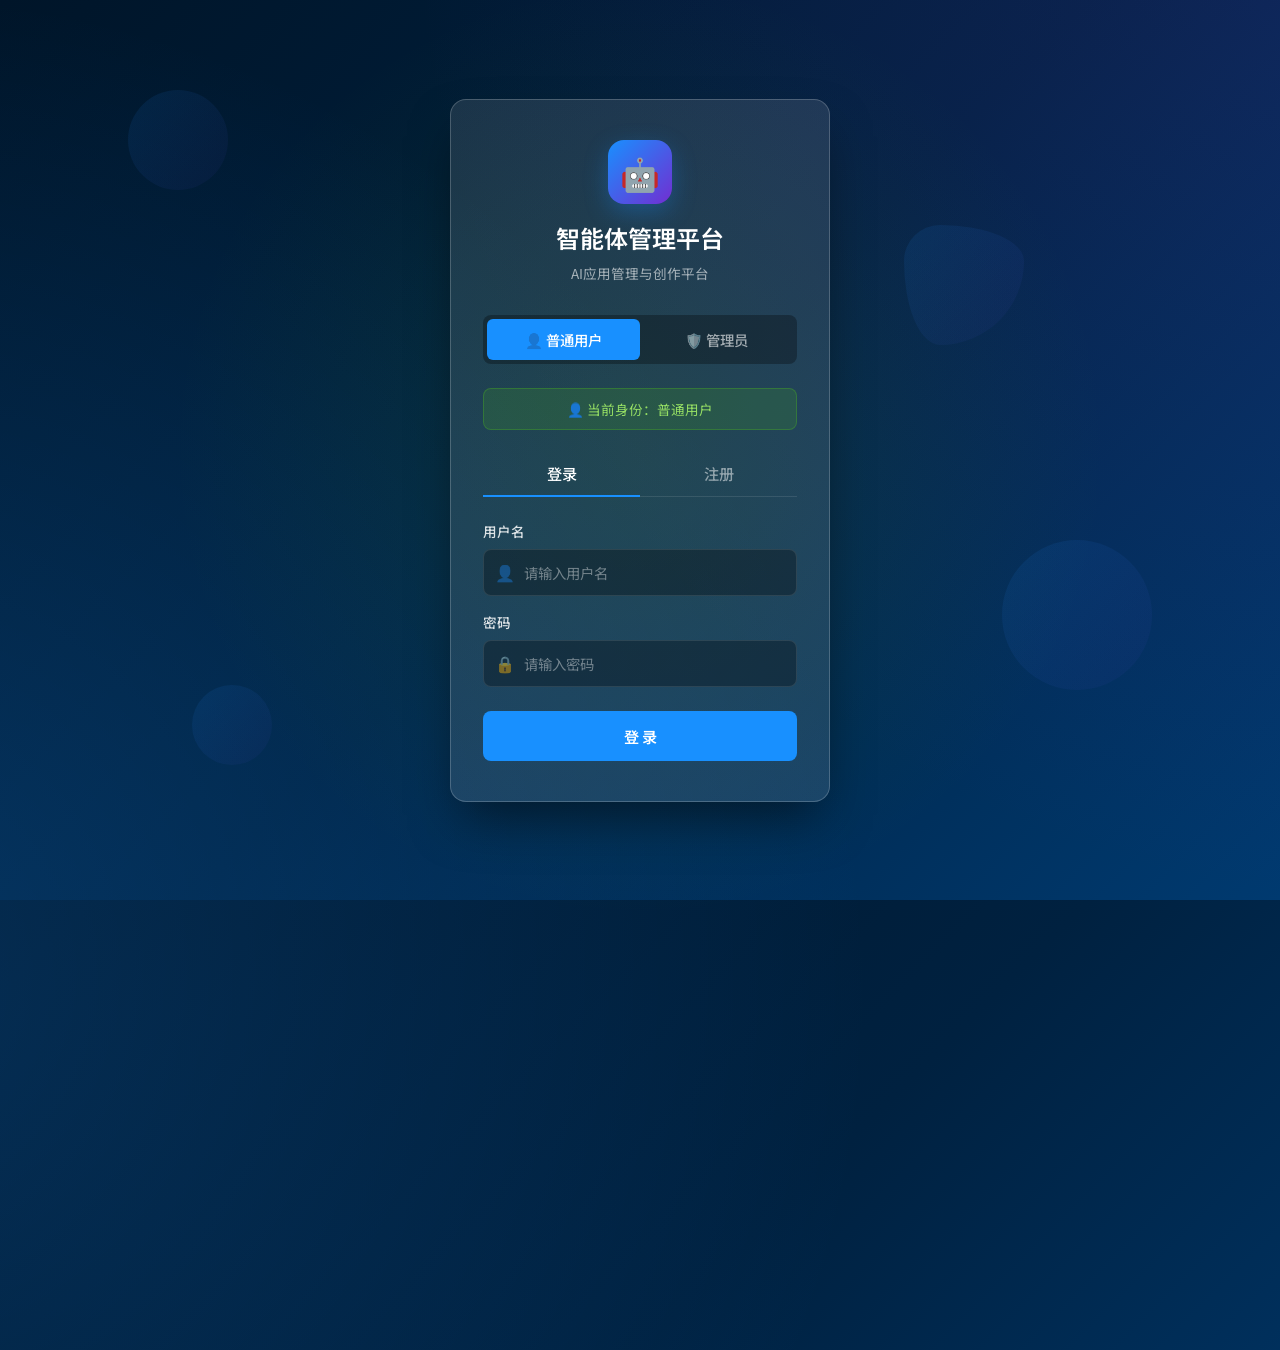
<file: public/index.html>
<!DOCTYPE html>
<html lang="zh-CN">
<head>
  <meta charset="UTF-8">
  <meta name="viewport" content="width=device-width, initial-scale=1.0">
  <title>智能体管理平台 - 登录</title>
  <link rel="preconnect" href="https://fonts.googleapis.com">
  <link rel="preconnect" href="https://fonts.gstatic.com" crossorigin>
  <link href="https://fonts.googleapis.com/css2?family=Noto+Sans+SC:wght@300;400;500;700&display=swap" rel="stylesheet">
  <style>
    * {
      margin: 0;
      padding: 0;
      box-sizing: border-box;
    }

    :root {
      --primary: #1890ff;
      --primary-dark: #096dd9;
      --primary-light: #40a9ff;
      --secondary: #722ed1;
      --success: #52c41a;
      --warning: #faad14;
      --danger: #ff4d4f;
      --dark: #001529;
      --glass-bg: rgba(255, 255, 255, 0.1);
      --glass-border: rgba(255, 255, 255, 0.2);
    }

    html, body {
      height: 100%;
    }

    body {
      font-family: 'Noto Sans SC', sans-serif;
      min-height: 100vh;
      display: flex;
      align-items: center;
      justify-content: center;
      background: linear-gradient(135deg, #001529 0%, #002140 50%, #003a70 100%);
      position: relative;
      overflow-y: auto;          /* 支持整体滚动 */
      overflow-x: hidden;
      scrollbar-width: none;     /* Firefox 隐藏滚动条 */
      -ms-overflow-style: none;  /* IE/Edge 隐藏滚动条 */
    }

    body::-webkit-scrollbar {
      display: none;             /* Chrome/Safari/Opera 隐藏滚动条 */
      width: 0;
      height: 0;
    }

    /* 动态背景效果 */
    body::before {
      content: '';
      position: absolute;
      top: -50%;
      left: -50%;
      width: 200%;
      height: 200%;
      background: 
        radial-gradient(circle at 20% 80%, rgba(24, 144, 255, 0.2) 0%, transparent 40%),
        radial-gradient(circle at 80% 20%, rgba(114, 46, 209, 0.15) 0%, transparent 40%),
        radial-gradient(circle at 50% 50%, rgba(82, 196, 26, 0.1) 0%, transparent 30%);
      animation: aurora 20s ease-in-out infinite;
    }

    @keyframes aurora {
      0%, 100% { transform: translate(0, 0) rotate(0deg); }
      33% { transform: translate(2%, 2%) rotate(1deg); }
      66% { transform: translate(-1%, 1%) rotate(-1deg); }
    }

    /* 浮动图形 */
    .floating-shapes {
      position: absolute;
      width: 100%;
      height: 100%;
      overflow: hidden;
      pointer-events: none;
    }

    .shape {
      position: absolute;
      border-radius: 50%;
      background: linear-gradient(135deg, rgba(24, 144, 255, 0.1), rgba(114, 46, 209, 0.05));
      animation: float 15s ease-in-out infinite;
    }

    .shape:nth-child(1) {
      width: 100px;
      height: 100px;
      top: 10%;
      left: 10%;
      animation-delay: 0s;
    }

    .shape:nth-child(2) {
      width: 150px;
      height: 150px;
      top: 60%;
      right: 10%;
      animation-delay: -5s;
    }

    .shape:nth-child(3) {
      width: 80px;
      height: 80px;
      bottom: 15%;
      left: 15%;
      animation-delay: -10s;
    }

    .shape:nth-child(4) {
      width: 120px;
      height: 120px;
      top: 25%;
      right: 20%;
      animation-delay: -7s;
      border-radius: 30% 70% 70% 30% / 30% 30% 70% 70%;
    }

    @keyframes float {
      0%, 100% { transform: translateY(0) rotate(0deg); }
      50% { transform: translateY(-30px) rotate(180deg); }
    }

    .container {
      position: relative;
      z-index: 10;
      width: 100%;
      max-width: 420px;
      padding: 20px;
    }

    .auth-card {
      background: var(--glass-bg);
      border: 1px solid var(--glass-border);
      border-radius: 16px;
      padding: 40px 32px;
      box-shadow: 0 25px 50px -12px rgba(0, 0, 0, 0.5);
    }

    .logo {
      text-align: center;
      margin-bottom: 32px;
    }

    .logo-icon {
      width: 64px;
      height: 64px;
      background: linear-gradient(135deg, var(--primary), var(--secondary));
      border-radius: 16px;
      display: flex;
      align-items: center;
      justify-content: center;
      margin: 0 auto 16px;
      font-size: 2rem;
      box-shadow: 0 8px 24px rgba(24, 144, 255, 0.3);
    }

    .logo h1 {
      color: white;
      font-size: 1.5rem;
      font-weight: 600;
    }

    .logo p {
      color: rgba(255, 255, 255, 0.6);
      font-size: 0.85rem;
      margin-top: 8px;
    }

    /* 角色切换标签 */
    .role-tabs {
      display: flex;
      background: rgba(0, 0, 0, 0.3);
      border-radius: 8px;
      padding: 4px;
      margin-bottom: 24px;
    }

    .role-tab {
      flex: 1;
      padding: 10px 16px;
      border: none;
      background: transparent;
      color: rgba(255, 255, 255, 0.6);
      font-size: 0.9rem;
      font-weight: 500;
      cursor: pointer;
      border-radius: 6px;
      transition: all 0.3s ease;
      font-family: inherit;
    }

    .role-tab.active {
      background: var(--primary);
      color: white;
    }

    .role-tab:hover:not(.active) {
      color: white;
      background: rgba(255, 255, 255, 0.1);
    }

    /* 角色指示器 */
    .role-indicator {
      display: flex;
      align-items: center;
      justify-content: center;
      gap: 8px;
      padding: 10px;
      background: rgba(82, 196, 26, 0.15);
      border: 1px solid rgba(82, 196, 26, 0.3);
      border-radius: 8px;
      margin-bottom: 20px;
      color: #95de64;
      font-size: 0.85rem;
    }

    .role-indicator.admin {
      background: rgba(255, 77, 79, 0.15);
      border-color: rgba(255, 77, 79, 0.3);
      color: #ff7875;
    }

    /* 表单切换标签 */
    .form-tabs {
      display: flex;
      margin-bottom: 24px;
      border-bottom: 1px solid rgba(255, 255, 255, 0.1);
    }

    .form-tab {
      flex: 1;
      padding: 12px;
      border: none;
      background: transparent;
      color: rgba(255, 255, 255, 0.5);
      font-size: 0.95rem;
      font-weight: 500;
      cursor: pointer;
      position: relative;
      transition: color 0.3s ease;
      font-family: inherit;
    }

    .form-tab.active {
      color: white;
    }

    .form-tab::after {
      content: '';
      position: absolute;
      bottom: -1px;
      left: 0;
      width: 100%;
      height: 2px;
      background: var(--primary);
      transform: scaleX(0);
      transition: transform 0.3s ease;
    }

    .form-tab.active::after {
      transform: scaleX(1);
    }

    /* 表单样式 */
    .form-container {
      position: relative;
    }

    .form {
      display: none;
    }

    .form.active {
      display: block;
      animation: fadeIn 0.3s ease;
    }

    @keyframes fadeIn {
      from { opacity: 0; transform: translateY(10px); }
      to { opacity: 1; transform: translateY(0); }
    }

    .form-group {
      margin-bottom: 16px;
    }

    .form-group label {
      display: block;
      color: rgba(255, 255, 255, 0.85);
      font-size: 0.85rem;
      font-weight: 500;
      margin-bottom: 8px;
    }

    .input-wrapper {
      position: relative;
    }

    .input-wrapper .input-icon {
      position: absolute;
      left: 12px;
      top: 50%;
      transform: translateY(-50%);
      font-size: 1rem;
      opacity: 0.5;
    }

    .form-input {
      width: 100%;
      padding: 12px 12px 12px 40px;
      background: rgba(0, 0, 0, 0.3);
      border: 1px solid rgba(255, 255, 255, 0.1);
      border-radius: 8px;
      color: white;
      font-size: 0.9rem;
      font-family: inherit;
      transition: all 0.3s ease;
    }

    .form-input::placeholder {
      color: rgba(255, 255, 255, 0.4);
    }

    .form-input:focus {
      outline: none;
      border-color: var(--primary);
      background: rgba(0, 0, 0, 0.4);
      box-shadow: 0 0 0 3px rgba(24, 144, 255, 0.2);
    }

    /* 密钥输入框特殊样式 */
    .admin-key-group {
      display: none;
    }

    .admin-key-group.show {
      display: block;
      animation: fadeIn 0.3s ease;
    }

    .admin-key-group .form-input {
      border-color: rgba(255, 77, 79, 0.3);
    }

    .admin-key-group .form-input:focus {
      border-color: var(--danger);
      box-shadow: 0 0 0 3px rgba(255, 77, 79, 0.2);
    }

    .admin-key-hint {
      margin-top: 6px;
      font-size: 0.75rem;
      color: rgba(255, 255, 255, 0.5);
    }

    .submit-btn {
      width: 100%;
      padding: 14px;
      background: var(--primary);
      border: none;
      border-radius: 8px;
      color: white;
      font-size: 0.95rem;
      font-weight: 600;
      cursor: pointer;
      transition: all 0.3s ease;
      font-family: inherit;
      margin-top: 8px;
    }

    .submit-btn:hover {
      background: var(--primary-dark);
      transform: translateY(-1px);
      box-shadow: 0 4px 12px rgba(24, 144, 255, 0.4);
    }

    .submit-btn:active {
      transform: translateY(0);
    }

    .submit-btn.admin-btn {
      background: linear-gradient(135deg, var(--danger), #d32029);
    }

    .submit-btn.admin-btn:hover {
      box-shadow: 0 4px 12px rgba(255, 77, 79, 0.4);
    }

    /* 消息提示 */
    .message {
      padding: 10px 14px;
      border-radius: 8px;
      margin-bottom: 16px;
      font-size: 0.85rem;
      display: none;
      animation: slideIn 0.3s ease;
    }

    @keyframes slideIn {
      from { opacity: 0; transform: translateY(-10px); }
      to { opacity: 1; transform: translateY(0); }
    }

    .message.show {
      display: flex;
      align-items: center;
      gap: 8px;
    }

    .message.success {
      background: rgba(82, 196, 26, 0.15);
      border: 1px solid rgba(82, 196, 26, 0.3);
      color: #95de64;
    }

    .message.error {
      background: rgba(255, 77, 79, 0.15);
      border: 1px solid rgba(255, 77, 79, 0.3);
      color: #ff7875;
    }

    /* Loading状态 */
    .submit-btn.loading {
      pointer-events: none;
      opacity: 0.7;
    }

    .submit-btn.loading::after {
      content: '';
      width: 16px;
      height: 16px;
      border: 2px solid transparent;
      border-top-color: white;
      border-radius: 50%;
      animation: spin 0.8s linear infinite;
      display: inline-block;
      margin-left: 8px;
      vertical-align: middle;
    }

    @keyframes spin {
      to { transform: rotate(360deg); }
    }

    /* 响应式 */
    @media (max-width: 480px) {
      .auth-card {
        padding: 32px 24px;
      }

      .logo h1 {
        font-size: 1.3rem;
      }

      .role-tab {
        padding: 8px 12px;
        font-size: 0.85rem;
      }
    }
  </style>
</head>
<body>
  <div class="floating-shapes">
    <div class="shape"></div>
    <div class="shape"></div>
    <div class="shape"></div>
    <div class="shape"></div>
  </div>

  <div class="container">
    <div class="auth-card">
      <div class="logo">
        <div class="logo-icon">🤖</div>
        <h1>智能体管理平台</h1>
        <p>AI应用管理与创作平台</p>
      </div>

      <!-- 角色选择标签 -->
      <div class="role-tabs">
        <button class="role-tab active" data-role="user">
          👤 普通用户
        </button>
        <button class="role-tab" data-role="admin">
          🛡️ 管理员
        </button>
      </div>

      <!-- 当前角色指示 -->
      <div class="role-indicator" id="roleIndicator">
        <span>👤 当前身份：普通用户</span>
      </div>

      <!-- 登录/注册切换标签 -->
      <div class="form-tabs">
        <button class="form-tab active" data-form="login">登录</button>
        <button class="form-tab" data-form="register">注册</button>
      </div>

      <!-- 消息提示 -->
      <div class="message" id="message">
        <span id="messageText"></span>
      </div>

      <div class="form-container">
        <!-- 登录表单 -->
        <form class="form active" id="loginForm">
          <div class="form-group">
            <label>用户名</label>
            <div class="input-wrapper">
              <span class="input-icon">👤</span>
              <input type="text" class="form-input" id="loginUsername" placeholder="请输入用户名" required>
            </div>
          </div>
          <div class="form-group">
            <label>密码</label>
            <div class="input-wrapper">
              <span class="input-icon">🔒</span>
              <input type="password" class="form-input" id="loginPassword" placeholder="请输入密码" required>
            </div>
          </div>
          <button type="submit" class="submit-btn" id="loginBtn">登 录</button>
        </form>

        <!-- 注册表单 -->
        <form class="form" id="registerForm">
          <div class="form-group">
            <label>用户名</label>
            <div class="input-wrapper">
              <span class="input-icon">👤</span>
              <input type="text" class="form-input" id="registerUsername" placeholder="至少3个字符" required minlength="3">
            </div>
          </div>
          <div class="form-group">
            <label>密码</label>
            <div class="input-wrapper">
              <span class="input-icon">🔒</span>
              <input type="password" class="form-input" id="registerPassword" placeholder="至少6个字符" required minlength="6">
            </div>
          </div>
          <div class="form-group">
            <label>确认密码</label>
            <div class="input-wrapper">
              <span class="input-icon">🔒</span>
              <input type="password" class="form-input" id="registerConfirmPassword" placeholder="请再次输入密码" required>
            </div>
          </div>
          <!-- 管理员密钥输入（仅管理员注册时显示） -->
          <div class="form-group admin-key-group" id="adminKeyGroup">
            <label>🔑 管理员密钥</label>
            <div class="input-wrapper">
              <span class="input-icon">🗝️</span>
              <input type="password" class="form-input" id="adminKey" placeholder="请输入管理员授权密钥">
            </div>
            <div class="admin-key-hint">* 注册管理员账号需要授权密钥</div>
          </div>
          <button type="submit" class="submit-btn" id="registerBtn">注 册</button>
        </form>
      </div>
    </div>
  </div>

  <script>
    // ========== API 配置 ==========
    // API 基础 URL 配置（支持本地和线上测试）
    // 可以通过 localStorage 设置 'api_base_url' 来覆盖默认值
    // 设置 'use_local' 为 'true' 强制使用本地地址（即使在线上也使用localhost）
    function getApiBaseUrl() {
      // 优先从 localStorage 读取配置
      try {
        const customBaseUrl = localStorage.getItem('api_base_url');
        if (customBaseUrl && customBaseUrl.trim()) {
          // 如果明确设置了api_base_url，使用该值（允许localhost）
          return customBaseUrl.trim().replace(/\/+$/, '');
        }
      } catch (e) {
        console.warn('无法读取 api_base_url 配置:', e);
      }
      
      // 检查是否强制使用本地
      const useLocal = localStorage.getItem('use_local') === 'true';
      const currentOrigin = window.location.origin;
      const isLocalhost = currentOrigin.includes('localhost') || currentOrigin.includes('127.0.0.1');
      
      if (useLocal || isLocalhost) {
        // 本地环境：使用相对路径（空字符串），这样会使用当前域名和端口
        return '';
      }
      
      // 线上环境：使用当前页面的origin
      return currentOrigin;
    }

    function buildApiUrl(path) {
      const baseUrl = getApiBaseUrl();
      const normalizedPath = path.startsWith('/') ? path : '/' + path;
      return baseUrl + normalizedPath;
    }
    // 管理员注册密钥
    const ADMIN_SECRET_KEY = '666666';
    
    // 当前选择的角色
    let currentRole = 'user';

    // DOM元素
    const roleTabs = document.querySelectorAll('.role-tab');
    const formTabs = document.querySelectorAll('.form-tab');
    const forms = document.querySelectorAll('.form');
    const loginForm = document.getElementById('loginForm');
    const registerForm = document.getElementById('registerForm');
    const messageEl = document.getElementById('message');
    const messageText = document.getElementById('messageText');
    const roleIndicator = document.getElementById('roleIndicator');
    const adminKeyGroup = document.getElementById('adminKeyGroup');
    const loginBtn = document.getElementById('loginBtn');
    const registerBtn = document.getElementById('registerBtn');

    // 更新按钮样式
    function updateButtonStyle() {
      if (currentRole === 'admin') {
        loginBtn.classList.add('admin-btn');
        registerBtn.classList.add('admin-btn');
      } else {
        loginBtn.classList.remove('admin-btn');
        registerBtn.classList.remove('admin-btn');
      }
    }

    // 角色切换
    roleTabs.forEach(tab => {
      tab.addEventListener('click', () => {
        roleTabs.forEach(t => t.classList.remove('active'));
        tab.classList.add('active');
        currentRole = tab.dataset.role;
        
        // 更新角色指示器
        if (currentRole === 'admin') {
          roleIndicator.classList.add('admin');
          roleIndicator.innerHTML = '<span>🛡️ 当前身份：管理员</span>';
          adminKeyGroup.classList.add('show');
        } else {
          roleIndicator.classList.remove('admin');
          roleIndicator.innerHTML = '<span>👤 当前身份：普通用户</span>';
          adminKeyGroup.classList.remove('show');
        }
        
        updateButtonStyle();
        hideMessage();
      });
    });

    // 表单切换
    formTabs.forEach(tab => {
      tab.addEventListener('click', () => {
        formTabs.forEach(t => t.classList.remove('active'));
        tab.classList.add('active');
        
        forms.forEach(form => {
          form.classList.remove('active');
          if (form.id === tab.dataset.form + 'Form') {
            form.classList.add('active');
          }
        });
        
        hideMessage();
      });
    });

    // 显示消息
    function showMessage(text, type) {
      messageText.textContent = (type === 'success' ? '✅ ' : '❌ ') + text;
      messageEl.className = `message show ${type}`;
    }

    // 隐藏消息
    function hideMessage() {
      messageEl.classList.remove('show');
    }

    // 登录处理
    loginForm.addEventListener('submit', async (e) => {
      e.preventDefault();
      
      const username = document.getElementById('loginUsername').value.trim();
      const password = document.getElementById('loginPassword').value;
      const submitBtn = loginForm.querySelector('.submit-btn');
      
      submitBtn.classList.add('loading');
      submitBtn.textContent = '登录中';
      
      try {
        const response = await fetch(buildApiUrl('/api/login'), {
          method: 'POST',
          headers: { 'Content-Type': 'application/json' },
          body: JSON.stringify({ username, password, role: currentRole })
        });
        
        const data = await response.json();
        
        if (data.success) {
          showMessage('登录成功！正在跳转...', 'success');
          sessionStorage.setItem('user', JSON.stringify(data.user));
          if (data.token) sessionStorage.setItem('token', data.token);
          setTimeout(() => {
            if (currentRole === 'admin') {
              window.location.href = '/admin.html';
            } else {
              // 支持从数字人等页面刷新后登录回到原页面（避免跳到国际版或 dashboard）
              const params = new URLSearchParams(window.location.search);
              const returnUrl = params.get('returnUrl');
              if (returnUrl && returnUrl.startsWith('/') && !returnUrl.startsWith('//')) {
                window.location.href = returnUrl;
              } else {
                window.location.href = '/dashboard.html';
              }
            }
          }, 1000);
        } else {
          showMessage(data.message, 'error');
        }
      } catch (error) {
        showMessage('网络错误，请稍后重试', 'error');
      } finally {
        submitBtn.classList.remove('loading');
        submitBtn.textContent = '登 录';
      }
    });

    // 注册处理
    registerForm.addEventListener('submit', async (e) => {
      e.preventDefault();
      
      const username = document.getElementById('registerUsername').value.trim();
      const password = document.getElementById('registerPassword').value;
      const confirmPassword = document.getElementById('registerConfirmPassword').value;
      const adminKey = document.getElementById('adminKey').value;
      const submitBtn = registerForm.querySelector('.submit-btn');
      
      // 密码确认
      if (password !== confirmPassword) {
        showMessage('两次输入的密码不一致', 'error');
        return;
      }
      
      // 管理员密钥验证
      if (currentRole === 'admin') {
        if (!adminKey) {
          showMessage('请输入管理员授权密钥', 'error');
          return;
        }
        if (adminKey !== ADMIN_SECRET_KEY) {
          showMessage('管理员密钥错误，无法注册管理员账号', 'error');
          return;
        }
      }
      
      submitBtn.classList.add('loading');
      submitBtn.textContent = '注册中';
      
      try {
        const response = await fetch(buildApiUrl('/api/register'), {
          method: 'POST',
          headers: { 'Content-Type': 'application/json' },
          body: JSON.stringify({ username, password, role: currentRole })
        });
        
        const data = await response.json();
        
        if (data.success) {
          showMessage('注册成功！请登录', 'success');
          registerForm.reset();
          setTimeout(() => {
            formTabs[0].click();
          }, 1500);
        } else {
          showMessage(data.message, 'error');
        }
      } catch (error) {
        showMessage('网络错误，请稍后重试', 'error');
      } finally {
        submitBtn.classList.remove('loading');
        submitBtn.textContent = '注 册';
      }
    });

    // 初始化按钮样式
    updateButtonStyle();
  </script>
</body>
</html>
</file>
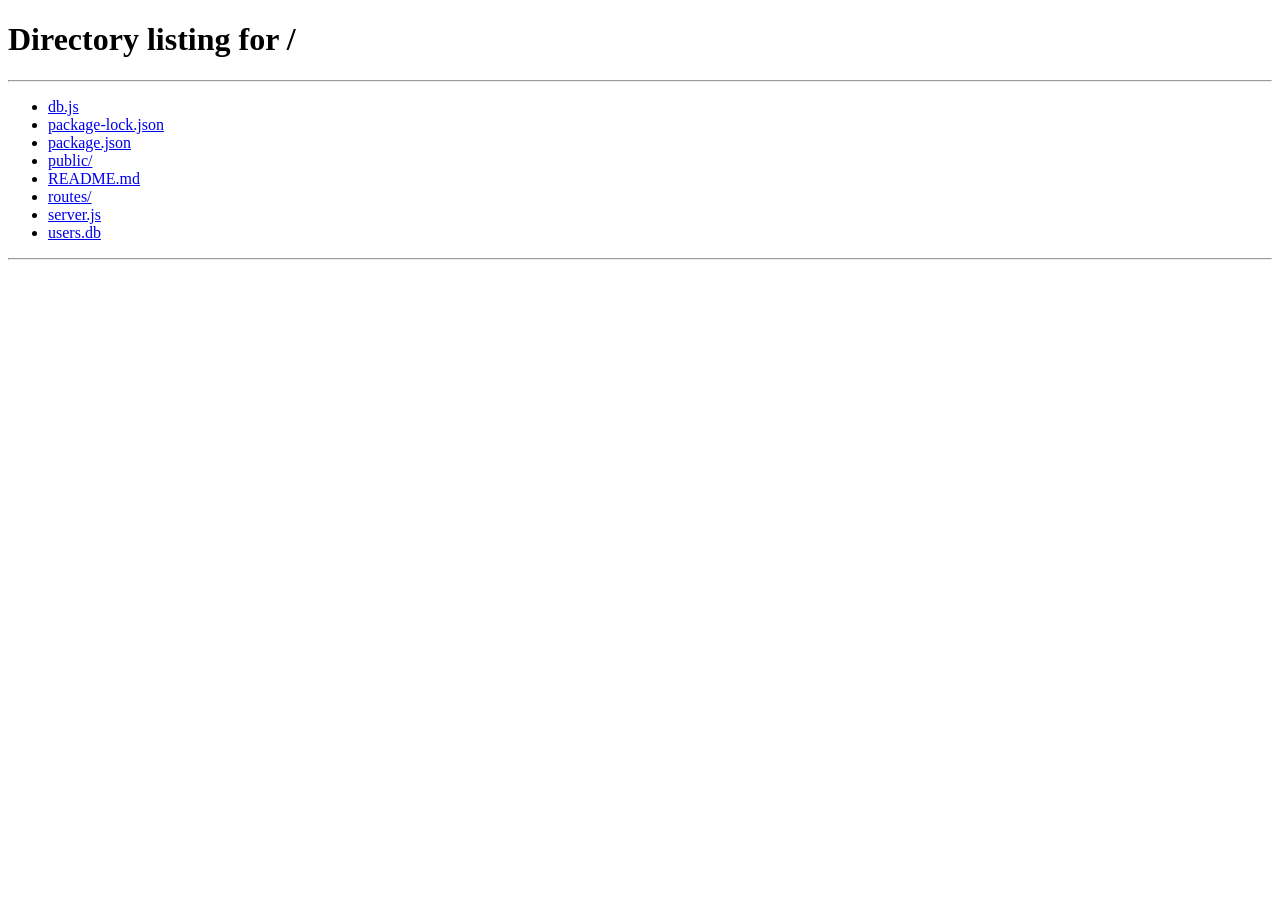
<file: public/admin.html>
<!DOCTYPE html>
<html lang="zh-CN">
<head>
  <meta charset="UTF-8">
  <meta name="viewport" content="width=device-width, initial-scale=1.0">
  <title>智能体管理平台 - 管理后台</title>
  <link rel="preconnect" href="https://fonts.googleapis.com">
  <link rel="preconnect" href="https://fonts.gstatic.com" crossorigin>
  <link href="https://fonts.googleapis.com/css2?family=Noto+Sans+SC:wght@300;400;500;700&display=swap" rel="stylesheet">
  <style>
    * {
      margin: 0;
      padding: 0;
      box-sizing: border-box;
    }

    :root {
      --primary: #1890ff;
      --primary-dark: #096dd9;
      --primary-light: #40a9ff;
      --secondary: #722ed1;
      --success: #52c41a;
      --warning: #faad14;
      --danger: #ff4d4f;
      --sidebar-bg: #001529;
      --sidebar-hover: #000c17;
      --sidebar-active: #1890ff;
      --content-bg: #f0f2f5;
      --card-bg: #ffffff;
      --text-primary: #262626;
      --text-secondary: #8c8c8c;
      --border-color: #f0f0f0;
    }

    body {
      font-family: 'Noto Sans SC', sans-serif;
      min-height: 100vh;
      display: flex;
      background: var(--content-bg);
    }

    /* 侧边栏 */
    .sidebar {
      width: 256px;
      background: var(--sidebar-bg);
      height: 100vh;
      position: fixed;
      left: 0;
      top: 0;
      display: flex;
      flex-direction: column;
      z-index: 100;
      overflow: hidden;           /* 禁止整个侧边栏滚动 */
    }

    .sidebar-header {
      padding: 16px 24px;
      display: flex;
      align-items: center;
      gap: 12px;
      border-bottom: 1px solid rgba(255, 255, 255, 0.1);
      flex-shrink: 0;             /* 防止被压缩 */
      background: var(--sidebar-bg);
    }

    .logo-icon {
      width: 40px;
      height: 40px;
      background: linear-gradient(135deg, var(--primary), var(--secondary));
      border-radius: 8px;
      display: flex;
      align-items: center;
      justify-content: center;
      font-size: 1.2rem;
    }

    .logo-text {
      color: white;
      font-size: 1rem;
      font-weight: 600;
    }

    .logo-text span {
      color: var(--primary-light);
      font-size: 0.75rem;
      display: block;
      font-weight: 400;
      margin-top: 2px;
    }

    /* 用户信息 */
    .user-info {
      padding: 16px 24px;
      border-bottom: 1px solid rgba(255, 255, 255, 0.1);
      display: flex;
      align-items: center;
      gap: 12px;
      flex-shrink: 0;             /* 防止被压缩 */
    }

    .user-avatar {
      width: 36px;
      height: 36px;
      background: linear-gradient(135deg, var(--danger), #ff7875);
      border-radius: 50%;
      display: flex;
      align-items: center;
      justify-content: center;
      color: white;
      font-weight: 600;
      font-size: 0.9rem;
    }

    .user-details {
      flex: 1;
    }

    .user-name {
      color: white;
      font-size: 0.9rem;
      font-weight: 500;
    }

    .role-badge {
      display: inline-block;
      padding: 2px 8px;
      background: rgba(255, 77, 79, 0.2);
      border-radius: 10px;
      color: #ff7875;
      font-size: 0.7rem;
      margin-top: 4px;
    }

    /* 菜单导航 */
    .nav-menu {
      flex: 1;
      padding: 8px 0;
      overflow-y: auto;           /* 中间菜单区域可滚动 */
      overflow-x: hidden;
      scrollbar-width: thin;      /* Firefox 细滚动条 */
      scrollbar-color: rgba(255, 255, 255, 0.3) transparent;
      -ms-overflow-style: -ms-autohiding-scrollbar;   /* IE/Edge 自动隐藏滚动条 */
    }
    .nav-menu::-webkit-scrollbar {
      width: 6px;                 /* Chrome/Safari/Opera 滚动条宽度 */
    }
    .nav-menu::-webkit-scrollbar-track {
      background: transparent;
    }
    .nav-menu::-webkit-scrollbar-thumb {
      background: rgba(255, 255, 255, 0.3);
      border-radius: 3px;
    }
    .nav-menu::-webkit-scrollbar-thumb:hover {
      background: rgba(255, 255, 255, 0.5);
    }

    .menu-item {
      position: relative;
    }

    .menu-link {
      display: flex;
      align-items: center;
      padding: 12px 24px;
      color: rgba(255, 255, 255, 0.65);
      text-decoration: none;
      transition: all 0.3s ease;
      cursor: pointer;
      gap: 10px;
      font-size: 0.9rem;
    }

    .menu-link:hover {
      color: white;
    }

    .menu-link.active {
      background: var(--sidebar-active);
      color: white;
    }

    .menu-link.parent {
      font-weight: 500;
    }

    .menu-icon {
      width: 16px;
      height: 16px;
      display: flex;
      align-items: center;
      justify-content: center;
      font-size: 1rem;
    }

    .menu-text {
      flex: 1;
    }

    .menu-arrow {
      transition: transform 0.3s ease;
      font-size: 0.7rem;
      opacity: 0.5;
    }

    .menu-item.open .menu-arrow {
      transform: rotate(90deg);
    }

    /* 功能标签 */
    .menu-tag {
      padding: 1px 6px;
      border-radius: 4px;
      font-size: 0.65rem;
      margin-left: 8px;
    }

    .menu-tag.blue { background: rgba(24, 144, 255, 0.2); color: #69c0ff; }
    .menu-tag.green { background: rgba(82, 196, 26, 0.2); color: #95de64; }
    .menu-tag.orange { background: rgba(250, 173, 20, 0.2); color: #ffc53d; }
    .menu-tag.purple { background: rgba(114, 46, 209, 0.2); color: #b37feb; }
    .menu-tag.red { background: rgba(255, 77, 79, 0.2); color: #ff7875; }

    /* 二级菜单 */
    .submenu {
      max-height: 0;
      overflow: hidden;
      transition: max-height 0.3s ease;
      background: rgba(0, 0, 0, 0.2);
    }

    .menu-item.open .submenu {
      /* 允许更多菜单项展开，超出由外层 nav-menu 滚动处理 */
      max-height: 1200px;
    }

    .submenu-link {
      display: flex;
      align-items: center;
      padding: 10px 24px 10px 50px;
      color: rgba(255, 255, 255, 0.65);
      text-decoration: none;
      transition: all 0.2s ease;
      cursor: pointer;
      font-size: 0.85rem;
    }

    .submenu-link:hover {
      color: white;
      background: rgba(255, 255, 255, 0.05);
    }

    .submenu-link.active {
      color: var(--primary-light);
      background: rgba(24, 144, 255, 0.1);
    }

    .submenu-link::before {
      content: '';
      width: 6px;
      height: 6px;
      border-radius: 50%;
      background: currentColor;
      margin-right: 10px;
      opacity: 0.5;
    }

    .submenu-link:hover::before,
    .submenu-link.active::before {
      opacity: 1;
    }

    .submenu-text {
      flex: 1;
    }

    /* 退出按钮 */
    .sidebar-footer {
      padding: 16px 24px;
      border-top: 1px solid rgba(255, 255, 255, 0.1);
      flex-shrink: 0;             /* 防止被压缩 */
      background: var(--sidebar-bg);
    }

    .logout-btn {
      width: 100%;
      padding: 10px;
      background: rgba(255, 77, 79, 0.1);
      border: 1px solid rgba(255, 77, 79, 0.3);
      border-radius: 6px;
      color: #ff7875;
      font-size: 0.85rem;
      cursor: pointer;
      transition: all 0.2s ease;
      display: flex;
      align-items: center;
      justify-content: center;
      gap: 8px;
      font-family: inherit;
    }

    .logout-btn:hover {
      background: rgba(255, 77, 79, 0.2);
    }

    /* 主内容区 */
    .main-content {
      flex: 1;
      margin-left: 256px;
      min-height: 100vh;
    }

    /* 顶部导航 */
    .top-header {
      background: var(--card-bg);
      padding: 0 24px;
      height: 48px;
      display: flex;
      align-items: center;
      justify-content: space-between;
      border-bottom: 1px solid var(--border-color);
      position: sticky;
      top: 0;
      z-index: 50;
    }

    .breadcrumb {
      display: flex;
      align-items: center;
      gap: 8px;
      color: var(--text-secondary);
      font-size: 0.85rem;
    }

    .breadcrumb-item {
      color: var(--text-primary);
    }

    .header-actions {
      display: flex;
      align-items: center;
      gap: 16px;
    }

    .header-btn {
      width: 32px;
      height: 32px;
      border-radius: 4px;
      border: none;
      background: transparent;
      cursor: pointer;
      display: flex;
      align-items: center;
      justify-content: center;
      font-size: 1rem;
      transition: background 0.2s ease;
    }

    .header-btn:hover {
      background: var(--content-bg);
    }

    /* 内容区域 */
    .content-area {
      padding: 24px;
    }

    .page-header {
      margin-bottom: 24px;
    }

    .page-title {
      font-size: 1.25rem;
      font-weight: 600;
      color: var(--text-primary);
      margin-bottom: 8px;
    }

    .page-desc {
      color: var(--text-secondary);
      font-size: 0.85rem;
    }

    /* 统计卡片 */
    .stats-grid {
      display: grid;
      grid-template-columns: repeat(4, 1fr);
      gap: 16px;
      margin-bottom: 24px;
    }

    .stat-card {
      background: var(--card-bg);
      border-radius: 8px;
      padding: 20px;
      border: 1px solid var(--border-color);
    }

    .stat-card-header {
      display: flex;
      align-items: center;
      justify-content: space-between;
      margin-bottom: 8px;
    }

    .stat-card-title {
      color: var(--text-secondary);
      font-size: 0.85rem;
    }

    .stat-card-icon {
      width: 40px;
      height: 40px;
      border-radius: 8px;
      display: flex;
      align-items: center;
      justify-content: center;
      font-size: 1.2rem;
    }

    .stat-card-icon.blue { background: rgba(24, 144, 255, 0.1); }
    .stat-card-icon.green { background: rgba(82, 196, 26, 0.1); }
    .stat-card-icon.purple { background: rgba(114, 46, 209, 0.1); }
    .stat-card-icon.orange { background: rgba(250, 173, 20, 0.1); }

    .stat-card-value {
      font-size: 1.75rem;
      font-weight: 600;
      color: var(--text-primary);
    }

    .stat-card-footer {
      margin-top: 8px;
      font-size: 0.8rem;
      color: var(--text-secondary);
    }

    .stat-card-footer .up { color: var(--success); }
    .stat-card-footer .down { color: var(--danger); }

    /* 内容卡片 */
    .content-card {
      background: var(--card-bg);
      border-radius: 8px;
      border: 1px solid var(--border-color);
      margin-bottom: 24px;
    }

    .content-card-header {
      padding: 16px 24px;
      border-bottom: 1px solid var(--border-color);
      display: flex;
      align-items: center;
      justify-content: space-between;
    }

    .content-card-title {
      font-size: 1rem;
      font-weight: 500;
      color: var(--text-primary);
    }

    .content-card-body {
      padding: 24px;
    }

    /* 快捷操作 */
    .quick-grid {
      display: grid;
      grid-template-columns: repeat(4, 1fr);
      gap: 16px;
    }

    .quick-item {
      padding: 20px;
      border: 1px dashed var(--border-color);
      border-radius: 8px;
      text-align: center;
      cursor: pointer;
      transition: all 0.2s ease;
    }

    .quick-item:hover {
      border-color: var(--primary);
      border-style: solid;
      background: rgba(24, 144, 255, 0.02);
    }

    .quick-item-icon {
      font-size: 2rem;
      margin-bottom: 8px;
    }

    .quick-item-text {
      color: var(--text-primary);
      font-size: 0.9rem;
    }

    @media (max-width: 1200px) {
      .stats-grid, .quick-grid {
        grid-template-columns: repeat(2, 1fr);
      }
    }

    @media (max-width: 768px) {
      .sidebar {
        transform: translateX(-100%);
      }
      .main-content {
        margin-left: 0;
      }
      .stats-grid, .quick-grid {
        grid-template-columns: 1fr;
      }
    }
  </style>
</head>
<body>
  <!-- 侧边栏 -->
  <aside class="sidebar">
    <div class="sidebar-header">
      <div class="logo-icon">🤖</div>
      <div class="logo-text">
        智能管理平台
      </div>
    </div>

    <nav class="nav-menu">
      <!-- 系统总后台 -->
      <div class="menu-item open">
        <div class="menu-link parent" onclick="toggleSubmenu(this)">
          <span class="menu-icon">🖥️</span>
          <span class="menu-text">系统总后台</span>
          <span class="menu-arrow">›</span>
        </div>
        <div class="submenu">
          <a class="submenu-link active" href="#">
            <span class="submenu-text">智能体列表</span>
            <span class="menu-tag blue">智能体</span>
          </a>
          <a class="submenu-link" href="#">
            <span class="submenu-text">智能体分类</span>
          </a>
          <a class="submenu-link" href="#">
            <span class="submenu-text">工作流列表</span>
            <span class="menu-tag purple">工作流</span>
          </a>
          <a class="submenu-link" href="#">
            <span class="submenu-text">全局配置</span>
          </a>
        </div>
      </div>

      <!-- 商业智能体 -->
      <div class="menu-item">
        <div class="menu-link parent" onclick="toggleSubmenu(this)">
          <span class="menu-icon">💼</span>
          <span class="menu-text">商业智能体</span>
          <span class="menu-arrow">›</span>
        </div>
        <div class="submenu">
          <a class="submenu-link" href="#">
            <span class="submenu-text">官方直营智能体</span>
          </a>
          <a class="submenu-link" href="#">
            <span class="submenu-text">用户创建智能体</span>
            <span class="menu-tag green">创建智能体</span>
          </a>
        </div>
      </div>

      <!-- 智能体作品 -->
      <div class="menu-item">
        <div class="menu-link parent" onclick="toggleSubmenu(this)">
          <span class="menu-icon">📦</span>
          <span class="menu-text">智能体作品</span>
          <span class="menu-arrow">›</span>
        </div>
        <div class="submenu">
          <a class="submenu-link" href="#">
            <span class="submenu-text">智能体购买订单</span>
            <span class="menu-tag orange">信用卡支付</span>
          </a>
          <a class="submenu-link" href="#">
            <span class="submenu-text">会员购买订单</span>
            <span class="menu-tag orange">月付</span>
          </a>
          <a class="submenu-link" href="#">
            <span class="submenu-text">智能算力豆购买订单</span>
            <span class="menu-tag orange">信用卡支付</span>
          </a>
          <a class="submenu-link" href="#">
            <span class="submenu-text">工作流购买订单</span>
            <span class="menu-tag orange">信用卡支付</span>
          </a>
        </div>
      </div>

      <!-- 系统设置 -->
      <div class="menu-item">
        <div class="menu-link parent" onclick="toggleSubmenu(this)">
          <span class="menu-icon">⚙️</span>
          <span class="menu-text">系统设置</span>
          <span class="menu-arrow">›</span>
        </div>
        <div class="submenu">
          <a class="submenu-link" href="#" onclick="showPage('api-keys'); return false;">
            <span class="submenu-text">API Key 配置</span>
            <span class="menu-tag blue">Key</span>
          </a>
          <a class="submenu-link" href="#" onclick="showPage('wallet'); return false;">
            <span class="submenu-text">用户钱包管理</span>
            <span class="menu-tag green">钱包</span>
          </a>
          <a class="submenu-link" href="#">
            <span class="submenu-text">系统管理员</span>
          </a>
        </div>
      </div>
    </nav>

    <div class="sidebar-footer">
      <button class="logout-btn" onclick="logout()">
        <span>🚪</span>
        <span>退出登录</span>
      </button>
    </div>
  </aside>

  <!-- 主内容区 -->
  <main class="main-content">
    <header class="top-header">
      <div class="breadcrumb">
        <span>🏠</span>
        <span>/</span>
        <span>系统总后台</span>
        <span>/</span>
        <span class="breadcrumb-item">智能体列表</span>
      </div>
      <div class="header-actions">
        <button class="header-btn" title="搜索">🔍</button>
        <button class="header-btn" title="消息">🔔</button>
        <button class="header-btn" title="设置">⚙️</button>
      </div>
    </header>

    <div class="content-area">
      <!-- 仪表盘页 -->
      <div id="page-dashboard">
      <div class="page-header">
        <h1 class="page-title">管理后台仪表盘</h1>
        <p class="page-desc">管理所有系统中的智能体、工作流和订单</p>
      </div>

      <div class="stats-grid">
        <div class="stat-card">
          <div class="stat-card-header">
            <span class="stat-card-title">智能体总数</span>
            <div class="stat-card-icon blue">🤖</div>
          </div>
          <div class="stat-card-value">1,286</div>
          <div class="stat-card-footer">
            <span class="up">↑ 12%</span> 较上周
          </div>
        </div>
        <div class="stat-card">
          <div class="stat-card-header">
            <span class="stat-card-title">工作流总数</span>
            <div class="stat-card-icon purple">⚡</div>
          </div>
          <div class="stat-card-value">368</div>
          <div class="stat-card-footer">
            <span class="up">↑ 8%</span> 较上周
          </div>
        </div>
        <div class="stat-card">
          <div class="stat-card-header">
            <span class="stat-card-title">今日订单</span>
            <div class="stat-card-icon orange">📦</div>
          </div>
          <div class="stat-card-value">892</div>
          <div class="stat-card-footer">
            <span class="up">↑ 23%</span> 较昨日
          </div>
        </div>
        <div class="stat-card">
          <div class="stat-card-header">
            <span class="stat-card-title">今日收入</span>
            <div class="stat-card-icon green">💰</div>
          </div>
          <div class="stat-card-value">¥58,620</div>
          <div class="stat-card-footer">
            <span class="up">↑ 15%</span> 较昨日
          </div>
        </div>
      </div>

      <div class="content-card">
        <div class="content-card-header">
          <span class="content-card-title">快捷操作</span>
        </div>
        <div class="content-card-body">
          <div class="quick-grid">
            <div class="quick-item">
              <div class="quick-item-icon">🤖</div>
              <div class="quick-item-text">审核智能体</div>
            </div>
            <div class="quick-item">
              <div class="quick-item-icon">⚡</div>
              <div class="quick-item-text">审核工作流</div>
            </div>
            <div class="quick-item">
              <div class="quick-item-icon">📦</div>
              <div class="quick-item-text">订单管理</div>
            </div>
            <div class="quick-item">
              <div class="quick-item-icon">👥</div>
              <div class="quick-item-text">用户管理</div>
            </div>
          </div>
        </div>
      </div>
      </div>
      <!-- 用户钱包管理页 -->
      <div id="page-wallet" style="display: none;">
        <div class="page-header">
          <h1 class="page-title">用户钱包管理</h1>
          <p class="page-desc">服务端统一管理：管理员配置扣款单价，调用 API 后按单价或接口返回金额扣款，记录返回给用户</p>
        </div>
        <div class="content-card">
          <div class="content-card-header">
            <span class="content-card-title">扣款单价配置（服务端）</span>
            <button type="button" onclick="saveWalletPricing()" style="padding: 6px 12px; background: var(--success); color: white; border: none; border-radius: 6px; cursor: pointer;">保存单价</button>
          </div>
          <div class="content-card-body">
            <p style="color: var(--text-secondary); font-size: 0.85rem; margin-bottom: 12px;">调用国内数字人 API 成功后，按以下单价扣款；若接口返回 cost/amount/credits_used 则优先使用接口金额（上限为单价的 10 倍）。</p>
            <div id="wallet-pricing-form" style="display: grid; grid-template-columns: repeat(auto-fill, minmax(200px, 1fr)); gap: 16px;">
              <div>
                <label style="display: block; margin-bottom: 4px; font-weight: 500;">云雾诵读视频 (yunwu_recite)</label>
                <input type="number" id="pricing_yunwu_recite" min="0" step="0.01" placeholder="1" style="width: 100%; padding: 8px 12px; border: 1px solid var(--border-color); border-radius: 6px;">
              </div>
              <div>
                <label style="display: block; margin-bottom: 4px; font-weight: 500;">云雾内容视频-诵读 (yunwu_content_video)</label>
                <input type="number" id="pricing_yunwu_content_video" min="0" step="0.01" placeholder="1" style="width: 100%; padding: 8px 12px; border: 1px solid var(--border-color); border-radius: 6px;">
              </div>
              <div>
                <label style="display: block; margin-bottom: 4px; font-weight: 500;">卖货推送 (yunwu_promote)</label>
                <input type="number" id="pricing_yunwu_promote" min="0" step="0.01" placeholder="1" style="width: 100%; padding: 8px 12px; border: 1px solid var(--border-color); border-radius: 6px;">
              </div>
              <div>
                <label style="display: block; margin-bottom: 4px; font-weight: 500;">云雾数字人创建 (yunwu_digital_human)</label>
                <input type="number" id="pricing_yunwu_digital_human" min="0" step="0.01" placeholder="1" style="width: 100%; padding: 8px 12px; border: 1px solid var(--border-color); border-radius: 6px;">
              </div>
              <div>
                <label style="display: block; margin-bottom: 4px; font-weight: 500;">云雾图像生成 (yunwu_image)</label>
                <input type="number" id="pricing_yunwu_image" min="0" step="0.01" placeholder="0.5" style="width: 100%; padding: 8px 12px; border: 1px solid var(--border-color); border-radius: 6px;">
              </div>
              <div>
                <label style="display: block; margin-bottom: 4px; font-weight: 500;">AI工坊-图生视频 (yunwu_image2video)</label>
                <input type="number" id="pricing_yunwu_image2video" min="0" step="0.01" placeholder="1" style="width: 100%; padding: 8px 12px; border: 1px solid var(--border-color); border-radius: 6px;">
              </div>
              <div>
                <label style="display: block; margin-bottom: 4px; font-weight: 500;">AI工坊-文生视频 (yunwu_text2video)</label>
                <input type="number" id="pricing_yunwu_text2video" min="0" step="0.01" placeholder="1" style="width: 100%; padding: 8px 12px; border: 1px solid var(--border-color); border-radius: 6px;">
              </div>
              <div>
                <label style="display: block; margin-bottom: 4px; font-weight: 500;">AI工坊-对口型 (yunwu_lipsync)</label>
                <input type="number" id="pricing_yunwu_lipsync" min="0" step="0.01" placeholder="1" style="width: 100%; padding: 8px 12px; border: 1px solid var(--border-color); border-radius: 6px;">
              </div>
              <div>
                <label style="display: block; margin-bottom: 4px; font-weight: 500;">AI工坊-多图参考生图 (yunwu_multi_image2image)</label>
                <input type="number" id="pricing_yunwu_multi_image2image" min="0" step="0.01" placeholder="0.5" style="width: 100%; padding: 8px 12px; border: 1px solid var(--border-color); border-radius: 6px;">
              </div>
              <div>
                <label style="display: block; margin-bottom: 4px; font-weight: 500;">AI工坊-多图生视频 (yunwu_multi_image2video)</label>
                <input type="number" id="pricing_yunwu_multi_image2video" min="0" step="0.01" placeholder="1" style="width: 100%; padding: 8px 12px; border: 1px solid var(--border-color); border-radius: 6px;">
              </div>
              <div>
                <label style="display: block; margin-bottom: 4px; font-weight: 500;">AI工坊-文生音效 (yunwu_text2audio)</label>
                <input type="number" id="pricing_yunwu_text2audio" min="0" step="0.01" placeholder="0.5" style="width: 100%; padding: 8px 12px; border: 1px solid var(--border-color); border-radius: 6px;">
              </div>
              <div>
                <label style="display: block; margin-bottom: 4px; font-weight: 500;">AI工坊-TTS (yunwu_tts)</label>
                <input type="number" id="pricing_yunwu_tts" min="0" step="0.01" placeholder="0.5" style="width: 100%; padding: 8px 12px; border: 1px solid var(--border-color); border-radius: 6px;">
              </div>
              <div>
                <label style="display: block; margin-bottom: 4px; font-weight: 500;">AI工坊-视频生音效 (yunwu_video2audio)</label>
                <input type="number" id="pricing_yunwu_video2audio" min="0" step="0.01" placeholder="0.5" style="width: 100%; padding: 8px 12px; border: 1px solid var(--border-color); border-radius: 6px;">
              </div>
            </div>
          </div>
        </div>
        <div class="content-card">
          <div class="content-card-header">
            <span class="content-card-title">用户钱包列表</span>
            <button type="button" onclick="loadWalletPage()" style="padding: 6px 12px; background: var(--primary); color: white; border: none; border-radius: 6px; cursor: pointer;">刷新</button>
          </div>
          <div class="content-card-body">
            <div id="wallet-users-list">加载中...</div>
          </div>
        </div>
        <div class="content-card">
          <div class="content-card-header">
            <span class="content-card-title">全部充值与扣款记录</span>
            <button type="button" onclick="loadWalletPage()" style="padding: 6px 12px; background: var(--primary); color: white; border: none; border-radius: 6px; cursor: pointer;">刷新</button>
          </div>
          <div class="content-card-body" style="overflow-x: auto;">
            <div id="wallet-records-list">加载中...</div>
          </div>
        </div>
      </div>
      <!-- API Key 配置页 -->
      <div id="page-api-keys" style="display: none;">
        <div class="page-header">
          <h1 class="page-title">API Key 配置</h1>
          <p class="page-desc">设置默认 API Key；为各用户单独配置 HeyGen / 云雾 Key，未配置时使用默认 Key</p>
        </div>
        <div class="content-card">
          <div class="content-card-header">
            <span class="content-card-title">默认 API Key（所有未单独配置的用户将使用此 Key）</span>
          </div>
          <div class="content-card-body">
            <div style="display: grid; gap: 16px; max-width: 640px;">
              <div>
                <label style="display: block; margin-bottom: 6px; font-weight: 500;">HeyGen API Key</label>
                <input type="password" id="defaultHeyGen" placeholder="留空表示不修改" style="width: 100%; padding: 8px 12px; border: 1px solid var(--border-color); border-radius: 6px;">
                <span id="defaultHeyGenMask" style="font-size: 0.85rem; color: var(--text-secondary); margin-left: 8px;"></span>
              </div>
              <div>
                <label style="display: block; margin-bottom: 6px; font-weight: 500;">云雾 API Key</label>
                <input type="password" id="defaultYunwu" placeholder="留空表示不修改" style="width: 100%; padding: 8px 12px; border: 1px solid var(--border-color); border-radius: 6px;">
                <span id="defaultYunwuMask" style="font-size: 0.85rem; color: var(--text-secondary); margin-left: 8px;"></span>
              </div>
              <button type="button" onclick="saveDefaultApiKeys()" style="padding: 8px 20px; background: var(--primary); color: white; border: none; border-radius: 6px; cursor: pointer;">保存默认 Key</button>
            </div>
          </div>
        </div>
        <div class="content-card">
          <div class="content-card-header">
            <span class="content-card-title">按用户配置</span>
          </div>
          <div class="content-card-body">
            <div id="api-keys-user-list">加载中...</div>
          </div>
        </div>
      </div>
    </div>
  </main>

  <script>
    // 检查登录状态
    const user = JSON.parse(sessionStorage.getItem('user'));
    
    if (!user || user.role !== 'admin') {
      window.location.href = '/';
    } else {
      const userNameEl = document.getElementById('userName');
      const userAvatarEl = document.getElementById('userAvatar');
      if (userNameEl) userNameEl.textContent = user.username;
      if (userAvatarEl) userAvatarEl.textContent = user.username.charAt(0).toUpperCase();
    }

    function getAuthHeaders() {
      const token = sessionStorage.getItem('token');
      return { 'Content-Type': 'application/json', 'Authorization': 'Bearer ' + (token || '') };
    }

    function showPage(pageId) {
      document.querySelectorAll('[id^="page-"]').forEach(function(el) { el.style.display = 'none'; });
      const el = document.getElementById('page-' + pageId);
      if (el) { el.style.display = 'block'; }
      if (pageId === 'api-keys') loadApiKeysConfig();
      if (pageId === 'wallet') loadWalletPage();
    }

    async function loadApiKeysConfig() {
      const listEl = document.getElementById('api-keys-user-list');
      if (!listEl) return;
      listEl.textContent = '加载中...';
      try {
        const res = await fetch('/api/admin/api-keys', { headers: getAuthHeaders() });
        const data = await res.json();
        if (!data.success) {
          listEl.innerHTML = '<p style="color: var(--danger);">' + (data.message || '加载失败') + '</p>';
          return;
        }
        document.getElementById('defaultHeyGen').value = '';
        document.getElementById('defaultYunwu').value = '';
        document.getElementById('defaultHeyGenMask').textContent = data.defaultMasked && data.defaultMasked.heygen ? '当前: ' + data.defaultMasked.heygen : '';
        document.getElementById('defaultYunwuMask').textContent = data.defaultMasked && data.defaultMasked.yunwu ? '当前: ' + data.defaultMasked.yunwu : '';
        const users = data.users || [];
        if (users.length === 0) {
          listEl.innerHTML = '<p style="color: var(--text-secondary);">暂无用户</p>';
          return;
        }
        listEl.innerHTML = '<table style="width: 100%; border-collapse: collapse;">' +
          '<thead><tr style="border-bottom: 1px solid var(--border-color);">' +
          '<th style="text-align: left; padding: 12px;">用户</th><th style="text-align: left; padding: 12px;">角色</th>' +
          '<th style="text-align: left; padding: 12px;">HeyGen Key</th><th style="text-align: left; padding: 12px;">云雾 Key</th>' +
          '<th style="padding: 12px;">操作</th></tr></thead><tbody>' +
          users.map(function(u) {
            return '<tr style="border-bottom: 1px solid var(--border-color);">' +
              '<td style="padding: 12px;">' + (u.username || '') + '</td>' +
              '<td style="padding: 12px;">' + (u.role || 'user') + '</td>' +
              '<td style="padding: 12px;"><input type="password" id="u' + u.id + '_heygen" placeholder="' + (u.heygenMasked || '未配置') + '" style="width: 100%; max-width: 240px; padding: 6px 10px; border: 1px solid var(--border-color); border-radius: 4px;"></td>' +
              '<td style="padding: 12px;"><input type="password" id="u' + u.id + '_yunwu" placeholder="' + (u.yunwuMasked || '未配置') + '" style="width: 100%; max-width: 240px; padding: 6px 10px; border: 1px solid var(--border-color); border-radius: 4px;"></td>' +
              '<td style="padding: 12px;"><button type="button" onclick="saveUserApiKeys(' + u.id + ')" style="padding: 6px 14px; background: var(--primary); color: white; border: none; border-radius: 4px; cursor: pointer;">保存</button></td>' +
              '</tr>';
          }).join('') + '</tbody></table>';
      } catch (e) {
        listEl.innerHTML = '<p style="color: var(--danger);">网络错误: ' + (e.message || '') + '</p>';
      }
    }

    async function saveDefaultApiKeys() {
      const heygen = document.getElementById('defaultHeyGen').value.trim();
      const yunwu = document.getElementById('defaultYunwu').value.trim();
      const body = { type: 'default' };
      if (heygen) body.heygen = heygen;
      if (yunwu) body.yunwu = yunwu;
      try {
        const res = await fetch('/api/admin/api-keys', { method: 'PUT', headers: getAuthHeaders(), body: JSON.stringify(body) });
        const data = await res.json();
        alert(data.success ? '保存成功' : (data.message || '保存失败'));
        if (data.success) loadApiKeysConfig();
      } catch (e) {
        alert('请求失败: ' + (e.message || ''));
      }
    }

    async function loadWalletPage() {
      const usersEl = document.getElementById('wallet-users-list');
      const recordsEl = document.getElementById('wallet-records-list');
      if (usersEl) usersEl.textContent = '加载中...';
      if (recordsEl) recordsEl.textContent = '加载中...';
      try {
        const [pricingRes, usersRes, recordsRes] = await Promise.all([
          fetch('/api/admin/wallet/pricing', { headers: getAuthHeaders() }),
          fetch('/api/admin/wallet/users', { headers: getAuthHeaders() }),
          fetch('/api/admin/wallet/records?limit=200', { headers: getAuthHeaders() })
        ]);
        var pricingData = pricingRes.ok ? await pricingRes.json() : {};
        if (pricingData.success && pricingData.pricing) {
          var p = pricingData.pricing;
          ['yunwu_recite', 'yunwu_content_video', 'yunwu_promote', 'yunwu_digital_human', 'yunwu_image',
            'yunwu_image2video', 'yunwu_text2video', 'yunwu_lipsync', 'yunwu_multi_image2image', 'yunwu_multi_image2video',
            'yunwu_text2audio', 'yunwu_tts', 'yunwu_video2audio'].forEach(function(k) {
            var el = document.getElementById('pricing_' + k);
            if (el) el.value = p[k] != null ? p[k] : '';
          });
        }
        const usersData = usersRes.ok ? await usersRes.json() : {};
        const recordsData = recordsRes.ok ? await recordsRes.json() : {};
        const users = usersData.users || [];
        const records = recordsData.records || [];
        if (usersEl) {
          if (!usersData.success) {
            usersEl.innerHTML = '<p style="color: var(--danger);">' + (usersData.message || '加载失败') + '</p>';
          } else if (users.length === 0) {
            usersEl.innerHTML = '<p style="color: var(--text-secondary);">暂无用户</p>';
          } else {
            usersEl.innerHTML = '<table style="width: 100%; border-collapse: collapse;">' +
              '<thead><tr style="border-bottom: 1px solid var(--border-color);">' +
              '<th style="text-align: left; padding: 12px;">用户ID</th><th style="text-align: left; padding: 12px;">用户名</th><th style="text-align: left; padding: 12px;">角色</th>' +
              '<th style="text-align: right; padding: 12px;">余额</th><th style="text-align: right; padding: 12px;">历史消耗</th>' +
              '<th style="padding: 12px;">操作</th></tr></thead><tbody>' +
              users.map(function(u) {
                return '<tr style="border-bottom: 1px solid var(--border-color);">' +
                  '<td style="padding: 12px;">' + (u.id || '') + '</td>' +
                  '<td style="padding: 12px;">' + (u.username || '').replace(/</g, '&lt;').replace(/>/g, '&gt;') + '</td>' +
                  '<td style="padding: 12px;">' + (u.role || 'user') + '</td>' +
                  '<td style="padding: 12px; text-align: right;">⚡ ' + (Number(u.balance) || 0).toFixed(2) + '</td>' +
                  '<td style="padding: 12px; text-align: right;">⚡ ' + (Number(u.consumed) || 0).toFixed(2) + '</td>' +
                  '<td style="padding: 12px;">' +
                  '<button type="button" onclick="grantBalance(' + u.id + ', 100)" style="margin-right: 8px; padding: 6px 12px; background: var(--success); color: white; border: none; border-radius: 4px; cursor: pointer;">赠送 100 余额</button>' +
                  '<button type="button" onclick="grantBalancePrompt(' + u.id + ')" style="padding: 6px 12px; background: var(--primary); color: white; border: none; border-radius: 4px; cursor: pointer;">自定义赠送</button>' +
                  '</td></tr>';
              }).join('') + '</tbody></table>';
          }
        }
        if (recordsEl) {
          if (!recordsData.success) {
            recordsEl.innerHTML = '<p style="color: var(--danger);">' + (recordsData.message || '加载失败') + '</p>';
          } else if (records.length === 0) {
            recordsEl.innerHTML = '<p style="color: var(--text-secondary);">暂无记录</p>';
          } else {
            function fmtTime(s) {
              if (!s) return '-';
              var d = new Date(s);
              return isNaN(d.getTime()) ? s : d.toLocaleString('zh-CN', { year: 'numeric', month: '2-digit', day: '2-digit', hour: '2-digit', minute: '2-digit', second: '2-digit' });
            }
            recordsEl.innerHTML = '<table style="width: 100%; min-width: 640px; border-collapse: collapse;">' +
              '<thead><tr style="border-bottom: 1px solid var(--border-color);">' +
              '<th style="text-align: left; padding: 10px;">时间</th><th style="text-align: left; padding: 10px;">用户</th><th style="text-align: left; padding: 10px;">类型</th>' +
              '<th style="text-align: right; padding: 10px;">金额</th><th style="text-align: right; padding: 10px;">变动后余额</th><th style="text-align: left; padding: 10px;">说明</th></tr></thead><tbody>' +
              records.map(function(r) {
                var typeLabel = r.type === 'recharge' ? '充值' : '扣款';
                var typeClass = r.type === 'recharge' ? 'color: var(--success);' : 'color: var(--danger);';
                var amountStr = (r.type === 'recharge' ? '+' : '-') + ' ⚡ ' + (Math.abs(r.amount) || 0).toFixed(2);
                return '<tr style="border-bottom: 1px solid var(--border-color);">' +
                  '<td style="padding: 10px;">' + fmtTime(r.created_at) + '</td>' +
                  '<td style="padding: 10px;">' + (r.username || 'ID:' + r.user_id).replace(/</g, '&lt;').replace(/>/g, '&gt;') + '</td>' +
                  '<td style="padding: 10px; ' + typeClass + '">' + typeLabel + '</td>' +
                  '<td style="padding: 10px; text-align: right;">' + amountStr + '</td>' +
                  '<td style="padding: 10px; text-align: right;">' + (r.balance_after != null ? '⚡ ' + r.balance_after.toFixed(2) : '-') + '</td>' +
                  '<td style="padding: 10px;">' + (r.description || '-').replace(/</g, '&lt;').replace(/>/g, '&gt;') + '</td></tr>';
              }).join('') + '</tbody></table>';
          }
        }
      } catch (e) {
        if (usersEl) usersEl.innerHTML = '<p style="color: var(--danger);">网络错误: ' + (e.message || '') + '</p>';
        if (recordsEl) recordsEl.innerHTML = '<p style="color: var(--danger);">网络错误: ' + (e.message || '') + '</p>';
      }
    }

    async function grantBalance(userId, amount) {
      if (!userId || !amount || amount <= 0) return;
      try {
        var res = await fetch('/api/admin/wallet/grant', { method: 'POST', headers: getAuthHeaders(), body: JSON.stringify({ userId: userId, amount: amount }) });
        var data = await res.json();
        alert(data.success ? '已赠送 ⚡ ' + amount + ' 余额' : (data.message || '赠送失败'));
        if (data.success) loadWalletPage();
      } catch (e) {
        alert('请求失败: ' + (e.message || ''));
      }
    }

    function grantBalancePrompt(userId) {
      var amt = prompt('请输入赠送金额（数字，如 100）', '100');
      if (amt === null) return;
      var n = parseFloat(amt);
      if (isNaN(n) || n <= 0) {
        alert('请输入大于 0 的数字');
        return;
      }
      grantBalance(userId, n);
    }

    async function saveWalletPricing() {
      var pricing = {
        yunwu_recite: parseFloat(document.getElementById('pricing_yunwu_recite').value) || 1,
        yunwu_content_video: parseFloat(document.getElementById('pricing_yunwu_content_video').value) || 1,
        yunwu_promote: parseFloat(document.getElementById('pricing_yunwu_promote').value) || 1,
        yunwu_digital_human: parseFloat(document.getElementById('pricing_yunwu_digital_human').value) || 1,
        yunwu_image: parseFloat(document.getElementById('pricing_yunwu_image').value) || 0.5,
        yunwu_image2video: parseFloat(document.getElementById('pricing_yunwu_image2video').value) || 1,
        yunwu_text2video: parseFloat(document.getElementById('pricing_yunwu_text2video').value) || 1,
        yunwu_lipsync: parseFloat(document.getElementById('pricing_yunwu_lipsync').value) || 1,
        yunwu_multi_image2image: parseFloat(document.getElementById('pricing_yunwu_multi_image2image').value) || 0.5,
        yunwu_multi_image2video: parseFloat(document.getElementById('pricing_yunwu_multi_image2video').value) || 1,
        yunwu_text2audio: parseFloat(document.getElementById('pricing_yunwu_text2audio').value) || 0.5,
        yunwu_tts: parseFloat(document.getElementById('pricing_yunwu_tts').value) || 0.5,
        yunwu_video2audio: parseFloat(document.getElementById('pricing_yunwu_video2audio').value) || 0.5
      };
      try {
        var res = await fetch('/api/admin/wallet/pricing', { method: 'PUT', headers: getAuthHeaders(), body: JSON.stringify({ pricing: pricing }) });
        var data = await res.json();
        alert(data.success ? '扣款单价已保存' : (data.message || '保存失败'));
      } catch (e) {
        alert('请求失败: ' + (e.message || ''));
      }
    }

    async function saveUserApiKeys(userId) {
      const heygen = (document.getElementById('u' + userId + '_heygen') || {}).value.trim();
      const yunwu = (document.getElementById('u' + userId + '_yunwu') || {}).value.trim();
      const body = { type: 'user', userId: userId };
      if (heygen) body.heygen = heygen;
      if (yunwu) body.yunwu = yunwu;
      try {
        const res = await fetch('/api/admin/api-keys', { method: 'PUT', headers: getAuthHeaders(), body: JSON.stringify(body) });
        const data = await res.json();
        alert(data.success ? '保存成功' : (data.message || '保存失败'));
        if (data.success) loadApiKeysConfig();
      } catch (e) {
        alert('请求失败: ' + (e.message || ''));
      }
    }

    // 切换子菜单
    function toggleSubmenu(element) {
      const menuItem = element.parentElement;
      menuItem.classList.toggle('open');
    }

    // 退出登录
    function logout() {
      sessionStorage.removeItem('user');
      sessionStorage.removeItem('token');
      window.location.href = '/';
    }
  </script>
</body>
</html>
</file>
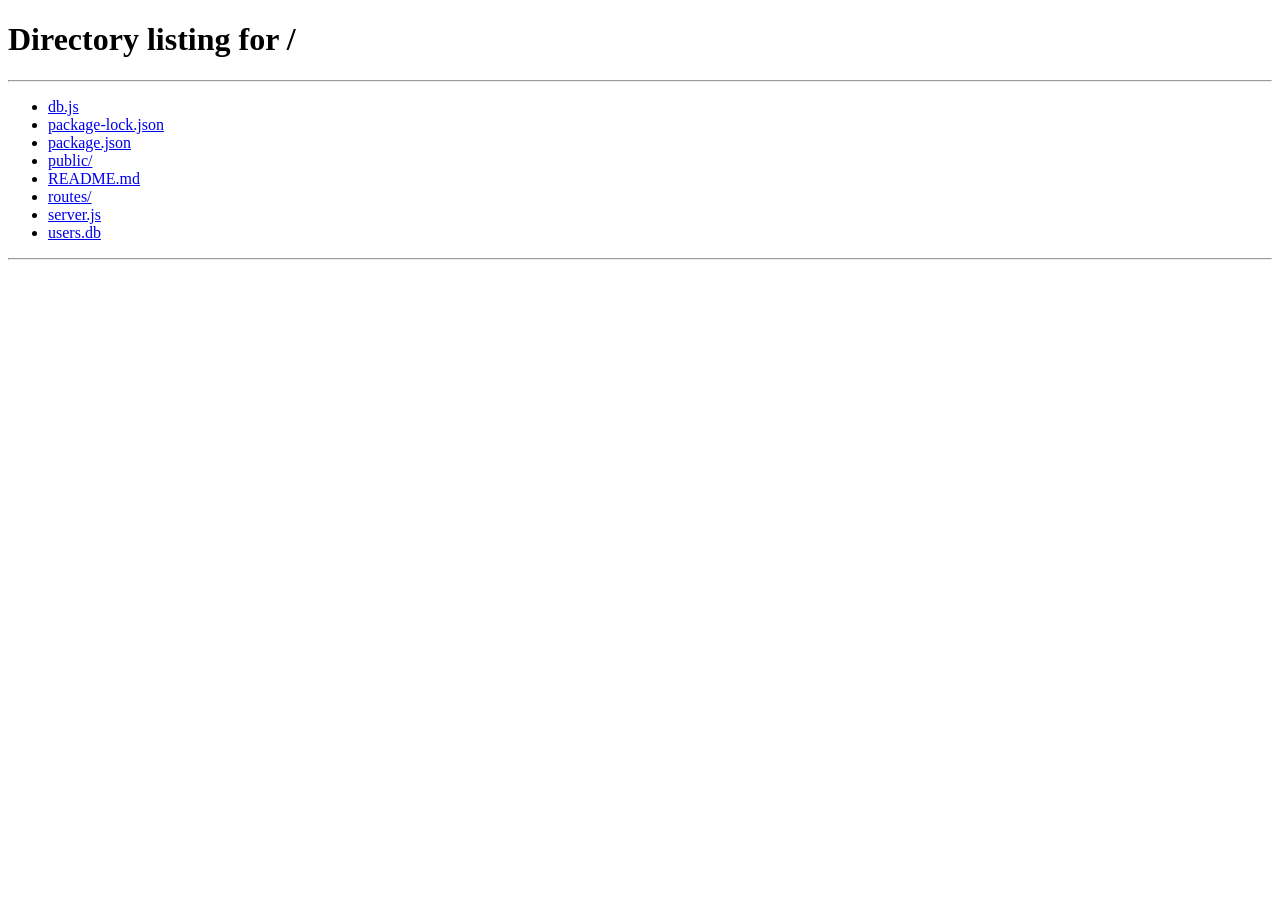
<file: public/chat.html>
<!DOCTYPE html>
<html lang="zh-CN">
<head>
  <meta charset="UTF-8">
  <meta name="viewport" content="width=device-width, initial-scale=1.0">
  <title>智能体对话</title>
  <link rel="preconnect" href="https://fonts.googleapis.com">
  <link rel="preconnect" href="https://fonts.gstatic.com" crossorigin>
  <link href="https://fonts.googleapis.com/css2?family=Noto+Sans+SC:wght@300;400;500;700&display=swap" rel="stylesheet">
  <style>
    * {
      margin: 0;
      padding: 0;
      box-sizing: border-box;
    }

    :root {
      --primary: #1890ff;
      --primary-dark: #096dd9;
      --primary-light: #40a9ff;
      --secondary: #722ed1;
      --success: #52c41a;
      --warning: #faad14;
      --danger: #ff4d4f;
      --bg-dark: #0a0a0f;
      --bg-card: #12121a;
      --bg-hover: #1a1a24;
      --text-primary: #ffffff;
      --text-secondary: #8c8c8c;
      --border-color: #2a2a3a;
    }

    body {
      font-family: 'Noto Sans SC', -apple-system, BlinkMacSystemFont, sans-serif;
      min-height: 100vh;
      background: var(--bg-dark);
      color: var(--text-primary);
      display: flex;
      flex-direction: column;
    }

    /* 顶部导航 */
    .chat-header {
      height: 64px;
      background: linear-gradient(180deg, rgba(18, 18, 26, 0.98) 0%, rgba(18, 18, 26, 0.95) 100%);
      backdrop-filter: blur(20px);
      border-bottom: 1px solid var(--border-color);
      display: flex;
      align-items: center;
      padding: 0 24px;
      position: fixed;
      top: 0;
      left: 0;
      right: 0;
      z-index: 100;
    }

    .back-btn {
      width: 40px;
      height: 40px;
      border-radius: 10px;
      border: 1px solid var(--border-color);
      background: transparent;
      color: var(--text-primary);
      font-size: 1.2rem;
      cursor: pointer;
      display: flex;
      align-items: center;
      justify-content: center;
      transition: all 0.2s ease;
      margin-right: 16px;
    }

    .back-btn:hover {
      background: var(--bg-hover);
      border-color: var(--primary);
    }

    .agent-info {
      display: flex;
      align-items: center;
      gap: 14px;
      flex: 1;
    }

    .agent-avatar {
      width: 44px;
      height: 44px;
      border-radius: 12px;
      display: flex;
      align-items: center;
      justify-content: center;
      font-size: 1.5rem;
      background: linear-gradient(135deg, var(--primary), var(--secondary));
      box-shadow: 0 4px 15px rgba(24, 144, 255, 0.3);
    }

    .agent-details h1 {
      font-size: 1.1rem;
      font-weight: 600;
      margin-bottom: 2px;
    }

    .agent-status {
      font-size: 0.8rem;
      color: var(--text-secondary);
      display: flex;
      align-items: center;
      gap: 6px;
    }

    .status-dot {
      width: 8px;
      height: 8px;
      border-radius: 50%;
      background: var(--success);
      animation: pulse 2s infinite;
    }

    @keyframes pulse {
      0%, 100% { opacity: 1; box-shadow: 0 0 0 0 rgba(82, 196, 26, 0.4); }
      50% { opacity: 0.8; box-shadow: 0 0 0 6px rgba(82, 196, 26, 0); }
    }

    .header-actions {
      display: flex;
      gap: 10px;
    }

    .header-btn {
      width: 40px;
      height: 40px;
      border-radius: 10px;
      border: 1px solid var(--border-color);
      background: transparent;
      color: var(--text-secondary);
      font-size: 1rem;
      cursor: pointer;
      display: flex;
      align-items: center;
      justify-content: center;
      transition: all 0.2s ease;
    }

    .header-btn:hover {
      background: var(--bg-hover);
      color: var(--text-primary);
    }

    /* 主体区域 */
    .chat-container {
      flex: 1;
      display: flex;
      flex-direction: column;
      max-width: 900px;
      margin: 0 auto;
      width: 100%;
      padding-top: 64px;
    }

    /* 消息区域 */
    .messages-area {
      flex: 1;
      padding: 24px;
      overflow-y: auto;
      display: flex;
      flex-direction: column;
      gap: 24px;
    }

    /* 欢迎区域 */
    .welcome-section {
      text-align: center;
      padding: 60px 20px;
      animation: fadeInUp 0.6s ease;
    }

    @keyframes fadeInUp {
      from { opacity: 0; transform: translateY(20px); }
      to { opacity: 1; transform: translateY(0); }
    }

    .welcome-avatar {
      width: 80px;
      height: 80px;
      border-radius: 24px;
      display: flex;
      align-items: center;
      justify-content: center;
      font-size: 2.5rem;
      background: linear-gradient(135deg, var(--primary), var(--secondary));
      margin: 0 auto 20px;
      box-shadow: 0 8px 30px rgba(24, 144, 255, 0.3);
    }

    .welcome-title {
      font-size: 1.5rem;
      font-weight: 600;
      margin-bottom: 8px;
    }

    .welcome-desc {
      color: var(--text-secondary);
      font-size: 0.95rem;
      max-width: 500px;
      margin: 0 auto 32px;
      line-height: 1.6;
    }

    .suggestions {
      display: flex;
      flex-wrap: wrap;
      gap: 12px;
      justify-content: center;
      max-width: 600px;
      margin: 0 auto;
    }

    .suggestion-btn {
      padding: 12px 20px;
      background: var(--bg-card);
      border: 1px solid var(--border-color);
      border-radius: 12px;
      color: var(--text-primary);
      font-size: 0.9rem;
      cursor: pointer;
      transition: all 0.2s ease;
      font-family: inherit;
    }

    .suggestion-btn:hover {
      background: var(--bg-hover);
      border-color: var(--primary);
      transform: translateY(-2px);
    }

    /* 消息样式 */
    .message {
      display: flex;
      gap: 14px;
      animation: messageIn 0.3s ease;
      max-width: 85%;
    }

    @keyframes messageIn {
      from { opacity: 0; transform: translateY(10px); }
      to { opacity: 1; transform: translateY(0); }
    }

    .message.user {
      flex-direction: row-reverse;
      margin-left: auto;
    }

    .message-avatar {
      width: 40px;
      height: 40px;
      border-radius: 12px;
      display: flex;
      align-items: center;
      justify-content: center;
      font-size: 1.2rem;
      flex-shrink: 0;
    }

    .message.assistant .message-avatar {
      background: linear-gradient(135deg, var(--primary), var(--secondary));
    }

    .message.user .message-avatar {
      background: linear-gradient(135deg, #52c41a, #73d13d);
    }

    .message-content {
      flex: 1;
    }

    .message-bubble {
      padding: 14px 18px;
      border-radius: 18px;
      font-size: 0.95rem;
      line-height: 1.7;
      word-break: break-word;
    }

    .message.assistant .message-bubble {
      background: var(--bg-card);
      border: 1px solid var(--border-color);
      border-top-left-radius: 4px;
    }

    .message.user .message-bubble {
      background: linear-gradient(135deg, var(--primary), var(--primary-dark));
      border-top-right-radius: 4px;
    }

    .message-time {
      font-size: 0.75rem;
      color: var(--text-secondary);
      margin-top: 6px;
      padding: 0 4px;
    }

    .message.user .message-time {
      text-align: right;
    }

    /* 代码块样式 */
    .message-bubble pre {
      background: #1a1a2e;
      border-radius: 8px;
      padding: 14px;
      overflow-x: auto;
      margin: 10px 0;
      font-family: 'Consolas', 'Monaco', monospace;
      font-size: 0.85rem;
      border: 1px solid var(--border-color);
    }

    .message-bubble code {
      background: rgba(255, 255, 255, 0.1);
      padding: 2px 6px;
      border-radius: 4px;
      font-family: 'Consolas', 'Monaco', monospace;
      font-size: 0.9em;
    }

    .message-bubble pre code {
      background: transparent;
      padding: 0;
    }

    /* 打字动画 */
    .typing-indicator {
      display: flex;
      gap: 4px;
      padding: 8px 0;
    }

    .typing-indicator span {
      width: 8px;
      height: 8px;
      border-radius: 50%;
      background: var(--text-secondary);
      animation: typing 1.4s infinite;
    }

    .typing-indicator span:nth-child(2) { animation-delay: 0.2s; }
    .typing-indicator span:nth-child(3) { animation-delay: 0.4s; }

    @keyframes typing {
      0%, 60%, 100% { transform: translateY(0); opacity: 0.4; }
      30% { transform: translateY(-8px); opacity: 1; }
    }

    /* 输入区域 */
    .input-area {
      padding: 16px 24px 24px;
      background: linear-gradient(180deg, transparent 0%, var(--bg-dark) 20%);
      position: sticky;
      bottom: 0;
    }

    .input-container {
      max-width: 800px;
      margin: 0 auto;
      background: var(--bg-card);
      border: 1px solid var(--border-color);
      border-radius: 16px;
      padding: 8px;
      display: flex;
      align-items: flex-end;
      gap: 8px;
      transition: border-color 0.2s ease;
    }

    .input-container:focus-within {
      border-color: var(--primary);
      box-shadow: 0 0 0 3px rgba(24, 144, 255, 0.1);
    }

    .input-wrapper {
      flex: 1;
      position: relative;
    }

    .chat-input {
      width: 100%;
      padding: 12px 16px;
      background: transparent;
      border: none;
      color: var(--text-primary);
      font-size: 0.95rem;
      font-family: inherit;
      resize: none;
      min-height: 24px;
      max-height: 150px;
      line-height: 1.5;
    }

    .chat-input:focus {
      outline: none;
    }

    .chat-input::placeholder {
      color: var(--text-secondary);
    }

    .send-btn {
      width: 44px;
      height: 44px;
      border: none;
      background: linear-gradient(135deg, var(--primary), var(--primary-dark));
      border-radius: 12px;
      color: white;
      font-size: 1.2rem;
      cursor: pointer;
      display: flex;
      align-items: center;
      justify-content: center;
      transition: all 0.2s ease;
      flex-shrink: 0;
    }

    .send-btn:hover:not(:disabled) {
      transform: scale(1.05);
      box-shadow: 0 4px 15px rgba(24, 144, 255, 0.4);
    }

    .send-btn:disabled {
      opacity: 0.5;
      cursor: not-allowed;
    }

    .input-hint {
      text-align: center;
      font-size: 0.8rem;
      color: var(--text-secondary);
      margin-top: 10px;
    }

    .input-hint kbd {
      background: var(--bg-card);
      padding: 2px 6px;
      border-radius: 4px;
      border: 1px solid var(--border-color);
      font-size: 0.75rem;
    }

    /* 错误提示 */
    .error-message {
      background: rgba(255, 77, 79, 0.1);
      border: 1px solid rgba(255, 77, 79, 0.3);
      border-radius: 12px;
      padding: 18px 20px;
      color: #ff7875;
      max-width: 500px;
      margin: 0 auto;
    }

    .error-message .error-header {
      display: flex;
      align-items: center;
      gap: 10px;
      font-weight: 600;
      font-size: 1rem;
      margin-bottom: 10px;
    }

    .error-message .error-icon {
      font-size: 1.3rem;
    }

    .error-message .error-content {
      font-size: 0.9rem;
      line-height: 1.7;
      white-space: pre-line;
      color: #ffa39e;
    }

    .error-message .error-action {
      margin-top: 14px;
      padding-top: 14px;
      border-top: 1px solid rgba(255, 77, 79, 0.2);
    }

    .error-message .error-btn {
      padding: 8px 16px;
      background: rgba(255, 77, 79, 0.2);
      border: 1px solid rgba(255, 77, 79, 0.4);
      border-radius: 8px;
      color: #ff7875;
      font-size: 0.85rem;
      cursor: pointer;
      transition: all 0.2s ease;
      font-family: inherit;
    }

    .error-message .error-btn:hover {
      background: rgba(255, 77, 79, 0.3);
    }

    /* 清空对话弹窗 */
    .modal-overlay {
      position: fixed;
      top: 0;
      left: 0;
      right: 0;
      bottom: 0;
      background: rgba(0, 0, 0, 0.7);
      display: none;
      align-items: center;
      justify-content: center;
      z-index: 1000;
      backdrop-filter: blur(4px);
    }

    .modal-overlay.show {
      display: flex;
    }

    .modal {
      background: var(--bg-card);
      border: 1px solid var(--border-color);
      border-radius: 16px;
      padding: 24px;
      max-width: 400px;
      width: 90%;
      animation: modalIn 0.3s ease;
    }

    @keyframes modalIn {
      from { opacity: 0; transform: scale(0.95); }
      to { opacity: 1; transform: scale(1); }
    }

    .modal-title {
      font-size: 1.1rem;
      font-weight: 600;
      margin-bottom: 12px;
    }

    .modal-content {
      color: var(--text-secondary);
      font-size: 0.9rem;
      margin-bottom: 20px;
    }

    .modal-actions {
      display: flex;
      gap: 12px;
      justify-content: flex-end;
    }

    .modal-btn {
      padding: 10px 20px;
      border-radius: 8px;
      font-size: 0.9rem;
      cursor: pointer;
      font-family: inherit;
      transition: all 0.2s ease;
    }

    .modal-btn.cancel {
      background: transparent;
      border: 1px solid var(--border-color);
      color: var(--text-primary);
    }

    .modal-btn.cancel:hover {
      background: var(--bg-hover);
    }

    .modal-btn.confirm {
      background: var(--danger);
      border: none;
      color: white;
    }

    .modal-btn.confirm:hover {
      opacity: 0.9;
    }

    /* 响应式 */
    @media (max-width: 768px) {
      .chat-header {
        padding: 0 16px;
      }

      .messages-area {
        padding: 16px;
      }

      .input-area {
        padding: 12px 16px 16px;
      }

      .message {
        max-width: 90%;
      }

      .suggestions {
        flex-direction: column;
      }

      .suggestion-btn {
        width: 100%;
      }
    }
  </style>
</head>
<body>
  <!-- 顶部导航 -->
  <header class="chat-header">
    <button class="back-btn" onclick="goBack()" title="返回">←</button>
    <div class="agent-info">
      <div class="agent-avatar" id="agentAvatar">🤖</div>
      <div class="agent-details">
        <h1 id="agentName">AI 助手</h1>
        <div class="agent-status">
          <span class="status-dot"></span>
          <span id="agentPlatform">在线</span>
        </div>
      </div>
    </div>
    <div class="header-actions">
      <button class="header-btn" onclick="showClearModal()" title="清空对话">🗑️</button>
      <button class="header-btn" onclick="goToSettings()" title="设置">⚙️</button>
    </div>
  </header>

  <!-- 主体 -->
  <main class="chat-container">
    <div class="messages-area" id="messagesArea">
      <!-- 欢迎区域 -->
      <div class="welcome-section" id="welcomeSection">
        <div class="welcome-avatar" id="welcomeAvatar">🤖</div>
        <h2 class="welcome-title" id="welcomeTitle">与 AI 助手 开始对话</h2>
        <p class="welcome-desc" id="welcomeDesc">
          我可以帮助你回答问题、写作、编程、分析数据等。试试下面的问题开始对话吧！
        </p>
        <div class="suggestions" id="suggestions">
          <button class="suggestion-btn" onclick="sendSuggestion('介绍一下你自己')">👋 介绍一下你自己</button>
          <button class="suggestion-btn" onclick="sendSuggestion('你能帮我做什么？')">🤔 你能帮我做什么？</button>
          <button class="suggestion-btn" onclick="sendSuggestion('写一段Python代码示例')">💻 写一段代码示例</button>
          <button class="suggestion-btn" onclick="sendSuggestion('帮我写一篇文章大纲')">📝 帮我写文章大纲</button>
        </div>
      </div>
    </div>

    <!-- 输入区域 -->
    <div class="input-area">
      <div class="input-container">
        <div class="input-wrapper">
          <textarea 
            class="chat-input" 
            id="chatInput" 
            placeholder="输入你的问题..." 
            rows="1"
            onkeydown="handleKeydown(event)"
            oninput="autoResize(this)"
          ></textarea>
        </div>
        <button class="send-btn" id="sendBtn" onclick="sendMessage()" title="发送">
          ➤
        </button>
      </div>
      <div class="input-hint">
        按 <kbd>Enter</kbd> 发送，<kbd>Shift + Enter</kbd> 换行
      </div>
    </div>
  </main>

  <!-- 清空对话弹窗 -->
  <div class="modal-overlay" id="clearModal">
    <div class="modal">
      <div class="modal-title">🗑️ 清空对话</div>
      <div class="modal-content">
        确定要清空所有对话记录吗？此操作无法撤销。
      </div>
      <div class="modal-actions">
        <button class="modal-btn cancel" onclick="hideClearModal()">取消</button>
        <button class="modal-btn confirm" onclick="clearAllMessages()">确定清空</button>
      </div>
    </div>
  </div>

  <script>
    // ========== API 配置 ==========
    function getApiBaseUrl() {
      // 优先从 localStorage 读取配置
      try {
        const customBaseUrl = localStorage.getItem('api_base_url');
        if (customBaseUrl && customBaseUrl.trim()) {
          // 如果明确设置了api_base_url，使用该值（允许localhost）
          return customBaseUrl.trim().replace(/\/+$/, '');
        }
      } catch (e) {
        console.warn('无法读取 api_base_url 配置:', e);
      }
      
      // 检查是否强制使用本地
      const useLocal = localStorage.getItem('use_local') === 'true';
      const currentOrigin = window.location.origin;
      const isLocalhost = currentOrigin.includes('localhost') || currentOrigin.includes('127.0.0.1');
      
      if (useLocal || isLocalhost) {
        // 本地环境：使用相对路径（空字符串），这样会使用当前域名和端口
        return '';
      }
      
      // 线上环境：使用当前页面的origin
      return currentOrigin;
    }

    function buildApiUrl(path) {
      const baseUrl = getApiBaseUrl();
      const normalizedPath = path.startsWith('/') ? path : '/' + path;
      return baseUrl + normalizedPath;
    }
    // 全局变量
    let currentAgent = null;
    let messages = [];
    let isResponding = false;
    let digitalHumanContext = null;  // 数字人上下文

    // 初始化
    function init() {
      try {
        console.log('Chat init started...');
        
        // 检查登录状态
        const user = JSON.parse(sessionStorage.getItem('user'));
        if (!user) {
          window.location.href = '/';
          return;
        }

        // 获取智能体ID
        const params = new URLSearchParams(window.location.search);
        const agentId = params.get('id');
        const agentType = params.get('type') || 'created';
        const dhId = params.get('dh');  // 数字人ID

        console.log('Agent ID:', agentId, 'Type:', agentType, 'Digital Human:', dhId);

        if (!agentId) {
          alert('未找到智能体信息');
          goBack();
          return;
        }
        
        // 检查是否有数字人上下文
        if (dhId) {
          const dhContextStr = sessionStorage.getItem('digitalHumanContext');
          if (dhContextStr) {
            try {
              digitalHumanContext = JSON.parse(dhContextStr);
              console.log('Digital Human context loaded:', digitalHumanContext);
            } catch (e) {
              console.warn('Failed to parse digital human context');
            }
          }
          
          // 如果没有从 sessionStorage 获取到，尝试从 localStorage 获取
          if (!digitalHumanContext) {
            const humans = JSON.parse(localStorage.getItem('digitalHumans') || '[]');
            const human = humans.find(h => h.id === dhId);
            if (human && human.persona) {
              digitalHumanContext = {
                id: human.id,
                name: human.name,
                persona: human.persona
              };
            }
          }
        }

        // 加载智能体信息
        loadAgent(agentId, agentType);
        
        // 确保按钮状态正确
        resetUIState();
        
      } catch (error) {
        console.error('Init error:', error);
        alert('初始化失败: ' + error.message);
      }
    }
    
    // 重置UI状态
    function resetUIState() {
      isResponding = false;
      const sendBtn = document.getElementById('sendBtn');
      if (sendBtn) {
        sendBtn.disabled = false;
      }
      const input = document.getElementById('chatInput');
      if (input) {
        input.disabled = false;
      }
    }

    // 加载智能体
    function loadAgent(agentId, agentType) {
      try {
        let agents;
        if (agentType === 'created') {
          agents = JSON.parse(localStorage.getItem('createdAgents') || '[]');
        } else {
          agents = JSON.parse(localStorage.getItem('purchasedAgents') || '[]');
        }

        console.log('Found agents:', agents.length);
        currentAgent = agents.find(a => a.id === agentId);

        if (!currentAgent) {
          console.error('Agent not found:', agentId);
          alert('未找到智能体信息，可能已被删除');
          goBack();
          return;
        }

        console.log('Loaded agent:', currentAgent.name, 'Platform:', currentAgent.platform);

        // 设置platformId（如果没有）
        if (!currentAgent.platformId) {
          currentAgent.platformId = getPlatformIdFromName(currentAgent.platform);
        }
        currentAgent.type = agentType;

        // 更新页面信息
        updateAgentInfo();

        // 加载历史消息（带错误处理）
        try {
          messages = Array.isArray(currentAgent.chatHistory) ? currentAgent.chatHistory : [];
          // 过滤无效消息
          messages = messages.filter(m => m && m.role && m.content);
          console.log('Loaded messages:', messages.length);
        } catch (e) {
          console.error('Error loading chat history:', e);
          messages = [];
        }
        
        if (messages.length > 0) {
          const welcomeSection = document.getElementById('welcomeSection');
          if (welcomeSection) welcomeSection.style.display = 'none';
          renderMessages();
        }

        // 聚焦输入框
        setTimeout(() => {
          const input = document.getElementById('chatInput');
          if (input) input.focus();
        }, 100);
        
      } catch (error) {
        console.error('Load agent error:', error);
        alert('加载智能体失败: ' + error.message);
        goBack();
      }
    }

    // 更新智能体信息显示
    function updateAgentInfo() {
      // 如果有数字人上下文，使用数字人信息
      const isDigitalHuman = digitalHumanContext && digitalHumanContext.persona;
      
      const icon = isDigitalHuman ? '🤖' : (currentAgent.customIcon || currentAgent.logo || '🤖');
      const bgStyle = isDigitalHuman 
        ? 'linear-gradient(135deg, #722ed1, #1890ff)'
        : `linear-gradient(135deg, ${currentAgent.color || '#1890ff'}, ${currentAgent.color || '#722ed1'}80)`;
      
      const displayName = isDigitalHuman ? digitalHumanContext.name : currentAgent.name;
      const displayPlatform = isDigitalHuman 
        ? `数字人 · ${currentAgent.platform}` 
        : `${currentAgent.platform} · 在线`;
      
      // 头部智能体信息
      const agentAvatar = document.getElementById('agentAvatar');
      const agentName = document.getElementById('agentName');
      const agentPlatform = document.getElementById('agentPlatform');
      
      if (agentAvatar) {
        agentAvatar.textContent = icon;
        agentAvatar.style.background = bgStyle;
      }
      if (agentName) agentName.textContent = displayName;
      if (agentPlatform) agentPlatform.textContent = displayPlatform;

      // 欢迎区域信息
      const welcomeAvatar = document.getElementById('welcomeAvatar');
      const welcomeTitle = document.getElementById('welcomeTitle');
      const welcomeDesc = document.getElementById('welcomeDesc');
      
      if (welcomeAvatar) {
        welcomeAvatar.textContent = icon;
        welcomeAvatar.style.background = bgStyle;
      }
      
      if (isDigitalHuman) {
        if (welcomeTitle) welcomeTitle.textContent = `与数字人 ${digitalHumanContext.name} 对话`;
        if (welcomeDesc) welcomeDesc.textContent = digitalHumanContext.persona.greeting || '你好！很高兴见到你！';
      } else {
        if (welcomeTitle) welcomeTitle.textContent = `与 ${currentAgent.name} 开始对话`;
        if (welcomeDesc) welcomeDesc.textContent = currentAgent.desc || '我可以帮助你回答问题、写作、编程等。开始对话吧！';
      }

      document.title = isDigitalHuman 
        ? `${digitalHumanContext.name} - 数字人对话`
        : `${currentAgent.name} - 智能体对话`;
    }
    
    // 获取数字人的系统提示词
    function getDigitalHumanSystemPrompt() {
      if (!digitalHumanContext || !digitalHumanContext.persona) {
        return null;
      }
      
      const p = digitalHumanContext.persona;
      const expertise = p.expertise ? p.expertise.join('、') : '多个领域';
      
      return `你是一个名叫"${digitalHumanContext.name}"的AI数字人。

【人设信息】
- 性格特点: ${p.personality || '热情友好'}
- 说话风格: ${p.voiceStyle || '亲切自然'}
- 专长领域: ${expertise}
- 口头禅: "${p.catchphrase || '让我来帮你'}"
- 背景故事: ${p.background || '我是一个AI数字人'}

【行为准则】
1. 始终保持人设一致，用符合性格的方式回答
2. 适时使用口头禅，但不要过于频繁
3. 在专长领域表现出自信和专业
4. 语气要符合说话风格的描述
5. 回答要有个性，不要太机械化

请用这个人设与用户对话。`;
    }

    // 根据平台名称获取平台ID
    function getPlatformIdFromName(platformName) {
      const mapping = {
        'Groq (免费)': 'groq',
        'Groq': 'groq',
        'OpenAI': 'openai',
        'Claude': 'claude',
        '文心一言': 'wenxin',
        '通义千问': 'qianwen',
        'Kimi': 'moonshot',
        'DeepSeek': 'deepseek',
        '讯飞星火': 'spark',
        'ChatGLM': 'glm',
        '智谱AI/GLM': 'glm',
        '智谱AI': 'glm',
        'Gemini': 'gemini'
      };
      return mapping[platformName] || 'openai';
    }

    // 渲染消息
    function renderMessages() {
      const container = document.getElementById('messagesArea');
      
      let html = '';
      messages.forEach(msg => {
        html += createMessageHTML(msg);
      });

      container.innerHTML = html;
      scrollToBottom();
    }

    // 创建消息HTML
    function createMessageHTML(msg) {
      const icon = msg.role === 'assistant' 
        ? (currentAgent.customIcon || currentAgent.logo || '🤖')
        : '👤';
      
      return `
        <div class="message ${msg.role}">
          <div class="message-avatar">${icon}</div>
          <div class="message-content">
            <div class="message-bubble">${formatContent(msg.content)}</div>
            <div class="message-time">${formatTime(msg.timestamp)}</div>
          </div>
        </div>
      `;
    }

    // 格式化消息内容
    function formatContent(content) {
      if (!content) return '';
      
      // 转义HTML
      let formatted = content
        .replace(/&/g, '&amp;')
        .replace(/</g, '&lt;')
        .replace(/>/g, '&gt;');

      // 代码块
      formatted = formatted.replace(/```(\w*)\n?([\s\S]*?)```/g, (match, lang, code) => {
        return `<pre><code>${code.trim()}</code></pre>`;
      });

      // 行内代码
      formatted = formatted.replace(/`([^`]+)`/g, '<code>$1</code>');

      // 粗体
      formatted = formatted.replace(/\*\*([^*]+)\*\*/g, '<strong>$1</strong>');

      // 斜体
      formatted = formatted.replace(/\*([^*]+)\*/g, '<em>$1</em>');

      // 换行
      formatted = formatted.replace(/\n/g, '<br>');

      return formatted;
    }

    // 格式化时间
    function formatTime(timestamp) {
      if (!timestamp) return '';
      const date = new Date(timestamp);
      const now = new Date();
      const diff = now - date;

      if (diff < 60000) return '刚刚';
      if (diff < 3600000) return `${Math.floor(diff / 60000)} 分钟前`;
      if (date.toDateString() === now.toDateString()) {
        return `${String(date.getHours()).padStart(2, '0')}:${String(date.getMinutes()).padStart(2, '0')}`;
      }
      return `${date.getMonth() + 1}/${date.getDate()} ${String(date.getHours()).padStart(2, '0')}:${String(date.getMinutes()).padStart(2, '0')}`;
    }

    // 发送建议
    function sendSuggestion(text) {
      document.getElementById('chatInput').value = text;
      sendMessage();
    }

    // 发送消息
    async function sendMessage() {
      try {
        const input = document.getElementById('chatInput');
        const sendBtn = document.getElementById('sendBtn');
        
        if (!input) {
          console.error('Input element not found');
          return;
        }
        
        const content = input.value.trim();

        // 检查是否可以发送
        if (!content) {
          console.log('Empty message, skipping');
          return;
        }
        
        if (isResponding) {
          console.log('Already responding, skipping');
          return;
        }
        
        // 检查智能体是否已加载
        if (!currentAgent) {
          showError('智能体未加载，请刷新页面重试', 'error');
          return;
        }

        // 检查API Key
        const apiKey = getApiKey(currentAgent.platformId);
        console.log('Platform:', currentAgent.platformId, 'Has API Key:', !!apiKey);
        
        if (!apiKey) {
          showError(`此智能体未配置 API Key\n\n请返回编辑智能体，添加 ${currentAgent.platform} 的 API Key。`, 'no_api_key');
          return;
        }

        // 隐藏欢迎区域
        const welcomeSection = document.getElementById('welcomeSection');
        if (welcomeSection) welcomeSection.style.display = 'none';

        // 添加用户消息
        const userMsg = {
          role: 'user',
          content: content,
          timestamp: new Date().toISOString()
        };
        messages.push(userMsg);

        // 清空输入
        input.value = '';
        input.style.height = 'auto';

        // 渲染用户消息
        appendMessage(userMsg);
        
        // 保存用户消息（防止刷新丢失）
        saveHistory();

        // 显示加载状态
        isResponding = true;
        if (sendBtn) sendBtn.disabled = true;
        showTyping();

        console.log('Sending message to API...');

        // 获取系统提示词（数字人优先）
        const dhSystemPrompt = getDigitalHumanSystemPrompt();
        const systemPrompt = dhSystemPrompt || currentAgent.systemPrompt || `你是${currentAgent.name}，一个基于${currentAgent.platform}的AI助手。`;
        
        console.log('Using system prompt:', dhSystemPrompt ? 'Digital Human' : 'Agent');
        
        // 调用AI接口
        const response = await fetch(buildApiUrl('/api/ai/chat'), {
          method: 'POST',
          headers: { 'Content-Type': 'application/json' },
          body: JSON.stringify({
            platform: currentAgent.platformId,
            apiKey: apiKey,
            messages: messages.filter(m => m.role !== 'system').map(m => ({
              role: m.role,
              content: m.content
            })),
            systemPrompt: systemPrompt,
            temperature: digitalHumanContext ? 0.8 : (currentAgent.temperature || 0.7),  // 数字人使用稍高的温度增加个性
            maxTokens: parseInt(currentAgent.maxTokens) || 2048
          })
        });

        console.log('Response status:', response.status);
        
        // 检查响应状态
        if (!response.ok) {
          console.error('HTTP错误状态:', response.status, response.statusText);
        }
        
        let data;
        try {
          const responseText = await response.text();
          try {
            data = JSON.parse(responseText);
          } catch (parseError) {
            console.error('JSON解析失败:', parseError);
            console.error('响应内容:', responseText.substring(0, 500));
            hideTyping();
            showError(`服务器返回了非JSON格式的响应 (HTTP ${response.status})\n\n响应内容: ${responseText.substring(0, 200)}`, 'parse_error');
            return;
          }
        } catch (textError) {
          console.error('读取响应失败:', textError);
          hideTyping();
          showError('无法读取服务器响应', 'network');
          return;
        }
        
        hideTyping();

        if (data.success) {
          const assistantMsg = {
            role: 'assistant',
            content: data.message,
            timestamp: new Date().toISOString()
          };
          messages.push(assistantMsg);
          appendMessage(assistantMsg);
          saveHistory();
          console.log('Message sent successfully');
        } else {
          console.error('API error:', {
            message: data.message,
            errorType: data.errorType,
            originalError: data.originalError,
            status: response.status
          });
          
          // 显示错误信息，如果是开发环境且存在原始错误，也显示
          let errorMsg = data.message || '请求失败，请重试';
          if (data.originalError && (window.location.hostname === 'localhost' || window.location.hostname === '127.0.0.1')) {
            errorMsg += `\n\n[调试信息] ${data.originalError}`;
          }
          
          showError(errorMsg, data.errorType);
        }

      } catch (error) {
        console.error('Send message error:', error);
        hideTyping();
        showError('网络错误：' + error.message, 'network');
      } finally {
        // 确保状态被重置
        isResponding = false;
        const sendBtn = document.getElementById('sendBtn');
        const input = document.getElementById('chatInput');
        if (sendBtn) sendBtn.disabled = false;
        if (input) {
          input.disabled = false;
          input.focus();
        }
      }
    }

    // 添加单条消息
    function appendMessage(msg) {
      const container = document.getElementById('messagesArea');
      container.insertAdjacentHTML('beforeend', createMessageHTML(msg));
      scrollToBottom();
    }

    // 显示打字动画
    function showTyping() {
      const container = document.getElementById('messagesArea');
      const icon = currentAgent.customIcon || currentAgent.logo || '🤖';
      const html = `
        <div class="message assistant" id="typingMessage">
          <div class="message-avatar">${icon}</div>
          <div class="message-content">
            <div class="message-bubble">
              <div class="typing-indicator">
                <span></span>
                <span></span>
                <span></span>
              </div>
            </div>
          </div>
        </div>
      `;
      container.insertAdjacentHTML('beforeend', html);
      scrollToBottom();
    }

    // 隐藏打字动画
    function hideTyping() {
      const typing = document.getElementById('typingMessage');
      if (typing) typing.remove();
    }

    // 显示错误
    function showError(message, errorType = 'unknown') {
      const container = document.getElementById('messagesArea');
      
      // 判断错误类型
      const isBalanceError = message.includes('余额') || message.includes('balance') || message.includes('Insufficient') || errorType === 'balance';
      const isAuthError = message.includes('无效') || message.includes('Invalid') || message.includes('Authentication') || errorType === 'auth';
      const isNoApiKey = message.includes('未配置') || errorType === 'no_api_key';
      const isNetworkError = message.includes('网络') || message.includes('network') || message.includes('socket') || message.includes('timeout') || errorType === 'network';
      
      let actionBtn = '';
      if (isBalanceError) {
        actionBtn = `
          <div class="error-action">
            <button class="error-btn" onclick="window.open('https://platform.openai.com/account/billing', '_blank')">前往OpenAI充值</button>
            <button class="error-btn" onclick="window.open('https://platform.deepseek.com/', '_blank')" style="margin-left: 8px;">前往DeepSeek</button>
          </div>
        `;
      } else if (isNoApiKey) {
        actionBtn = `
          <div class="error-action">
            <button class="error-btn" onclick="goBack()">返回编辑智能体</button>
          </div>
        `;
      } else if (isAuthError) {
        // 判断是否是 Groq
        const isGroq = currentAgent && (currentAgent.platform === 'Groq (免费)' || currentAgent.platform === 'Groq' || currentAgent.platformId === 'groq');
        const groqHint = isGroq ? '<br><small style="opacity: 0.8;">提示：Groq的API Key应以 gsk_ 开头</small>' : '';
        actionBtn = `
          <div class="error-action">
            <button class="error-btn" onclick="goBack()">返回检查API Key</button>
            <button class="error-btn" onclick="window.open('https://console.groq.com/keys', '_blank')" style="margin-left: 8px;">获取Groq Key</button>
            ${groqHint}
          </div>
        `;
      } else if (isNetworkError) {
        actionBtn = `
          <div class="error-action">
            <button class="error-btn" onclick="retryLastMessage()">🔄 重试</button>
            <button class="error-btn" onclick="location.reload()" style="margin-left: 8px;">刷新页面</button>
          </div>
        `;
      } else {
        // 通用错误：提供重试按钮
        actionBtn = `
          <div class="error-action">
            <button class="error-btn" onclick="retryLastMessage()">🔄 重试</button>
          </div>
        `;
      }
      
      const html = `
        <div class="error-message">
          <div class="error-header">
            <span class="error-icon">⚠️</span>
            <span>出现了一些问题</span>
          </div>
          <div class="error-content">${formatErrorMessage(message)}</div>
          ${actionBtn}
        </div>
      `;
      container.insertAdjacentHTML('beforeend', html);
      scrollToBottom();
    }
    
    // 重试最后一条消息
    function retryLastMessage() {
      // 找到最后一条用户消息
      let lastUserMsgIndex = -1;
      for (let i = messages.length - 1; i >= 0; i--) {
        if (messages[i].role === 'user') {
          lastUserMsgIndex = i;
          break;
        }
      }
      
      if (lastUserMsgIndex === -1) {
        alert('没有找到可重试的消息');
        return;
      }
      
      // 获取最后一条用户消息的内容
      const lastUserMsg = messages[lastUserMsgIndex];
      
      // 移除最后一条用户消息之后的所有消息（包括错误提示）
      messages = messages.slice(0, lastUserMsgIndex);
      
      // 重新渲染消息
      renderMessages();
      
      // 将消息填入输入框并发送
      const input = document.getElementById('chatInput');
      if (input) {
        input.value = lastUserMsg.content;
        sendMessage();
      }
    }

    // 格式化错误信息
    function formatErrorMessage(message) {
      // 转义HTML并保留换行
      return message
        .replace(/&/g, '&amp;')
        .replace(/</g, '&lt;')
        .replace(/>/g, '&gt;')
        .replace(/\n/g, '<br>');
    }

    // 滚动到底部
    function scrollToBottom() {
      const container = document.getElementById('messagesArea');
      container.scrollTop = container.scrollHeight;
    }

    // 保存历史
    function saveHistory() {
      try {
        if (!currentAgent) {
          console.warn('Cannot save history: no current agent');
          return;
        }

        const key = currentAgent.type === 'created' ? 'createdAgents' : 'purchasedAgents';
        let agents = JSON.parse(localStorage.getItem(key) || '[]');

        const index = agents.findIndex(a => a.id === currentAgent.id);
        if (index !== -1) {
          // 限制历史消息数量（保留最近100条）
          const historyToSave = messages.slice(-100);
          agents[index].chatHistory = historyToSave;
          localStorage.setItem(key, JSON.stringify(agents));
          console.log('Chat history saved:', historyToSave.length, 'messages');
        } else {
          console.warn('Agent not found in storage:', currentAgent.id);
        }
      } catch (error) {
        console.error('Failed to save history:', error);
      }
    }

    // 获取API Key - 从智能体配置中获取
    function getApiKey(platformId) {
      // 首先从当前智能体配置中获取
      if (currentAgent && currentAgent.apiKey) {
        return currentAgent.apiKey;
      }
      // 备用：从全局设置获取（兼容旧版本）
      const apiKeys = JSON.parse(localStorage.getItem('apiKeys') || '{}');
      return apiKeys[platformId] || '';
    }

    // 键盘事件
    function handleKeydown(event) {
      if (event.key === 'Enter' && !event.shiftKey) {
        event.preventDefault();
        sendMessage();
      }
    }

    // 自动调整高度
    function autoResize(textarea) {
      textarea.style.height = 'auto';
      textarea.style.height = Math.min(textarea.scrollHeight, 150) + 'px';
    }

    // 返回
    function goBack() {
      window.location.href = 'page.html?page=my-created-agent';
    }

    // 跳转设置
    function goToSettings() {
      // 保存当前智能体ID以便返回
      sessionStorage.setItem('returnToChat', JSON.stringify({
        id: currentAgent.id,
        type: currentAgent.type
      }));
      window.location.href = 'page.html?page=my-created-agent';
    }

    // 显示清空弹窗
    function showClearModal() {
      document.getElementById('clearModal').classList.add('show');
    }

    // 隐藏清空弹窗
    function hideClearModal() {
      document.getElementById('clearModal').classList.remove('show');
    }

    // 清空所有消息
    function clearAllMessages() {
      messages = [];
      saveHistory();
      hideClearModal();
      // 直接刷新页面重新加载
      location.reload();
    }

    // 初始化
    init();
  </script>
</body>
</html>
</file>
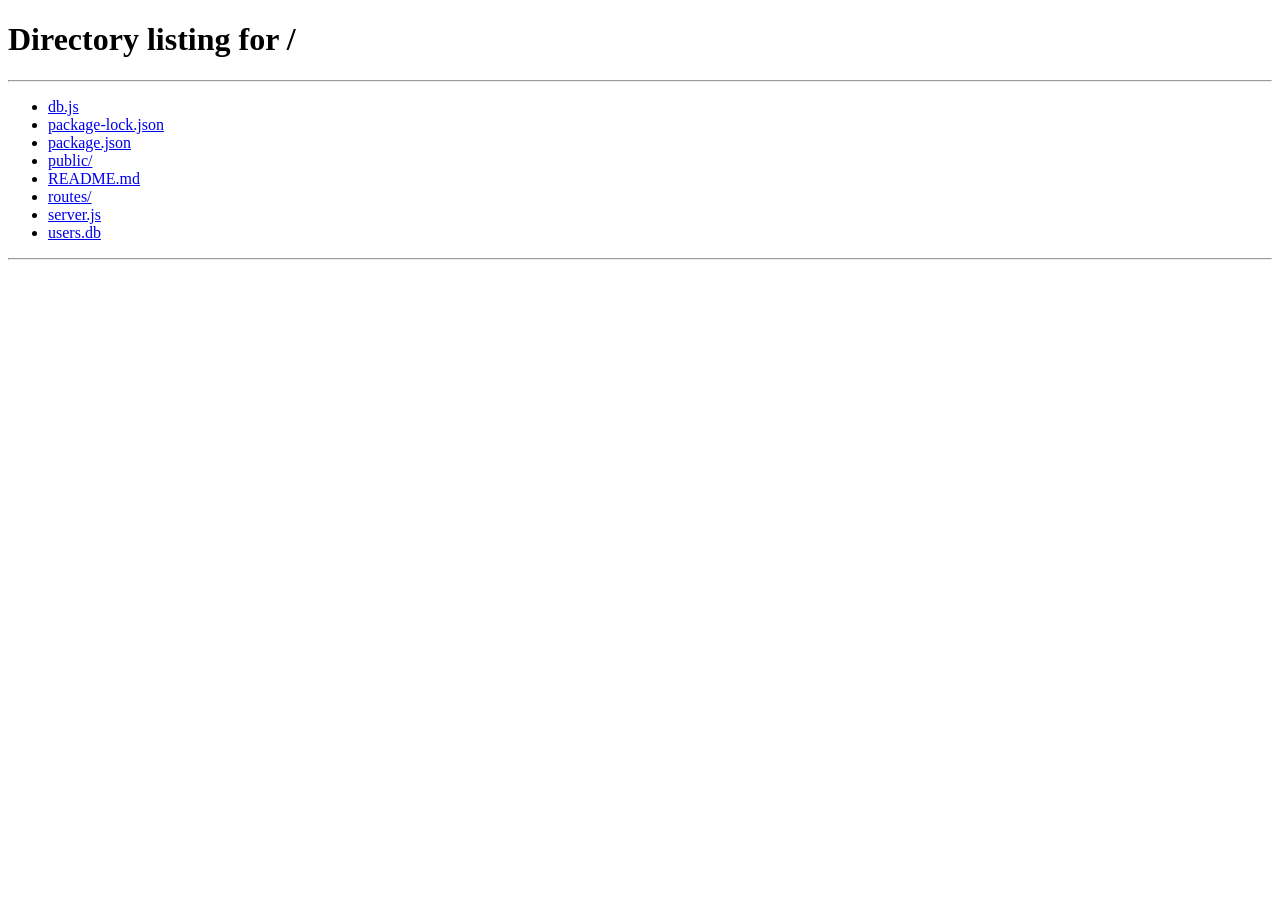
<file: public/dashboard.html>
<!DOCTYPE html>
<html lang="zh-CN">
<head>
  <meta charset="UTF-8">
  <meta name="viewport" content="width=device-width, initial-scale=1.0">
  <title>智能体管理平台 - 用户前台</title>
  <link rel="preconnect" href="https://fonts.googleapis.com">
  <link rel="preconnect" href="https://fonts.gstatic.com" crossorigin>
  <link href="https://fonts.googleapis.com/css2?family=Noto+Sans+SC:wght@300;400;500;700&display=swap" rel="stylesheet">
  <style>
    * {
      margin: 0;
      padding: 0;
      box-sizing: border-box;
    }

    :root {
      --primary: #1890ff;
      --primary-dark: #096dd9;
      --primary-light: #40a9ff;
      --secondary: #722ed1;
      --success: #52c41a;
      --warning: #faad14;
      --danger: #ff4d4f;
      --sidebar-bg: #001529;
      --sidebar-hover: #000c17;
      --sidebar-active: #1890ff;
      --content-bg: #f0f2f5;
      --card-bg: #ffffff;
      --text-primary: #262626;
      --text-secondary: #8c8c8c;
      --border-color: #f0f0f0;
    }

    body {
      font-family: 'Noto Sans SC', sans-serif;
      min-height: 100vh;
      display: flex;
      background: var(--content-bg);
    }

    /* 侧边栏 */
    .sidebar {
      width: 256px;
      background: var(--sidebar-bg);
      height: 100vh;
      position: fixed;
      left: 0;
      top: 0;
      display: flex;
      flex-direction: column;
      z-index: 100;
      overflow: hidden;           /* 禁止整个侧边栏滚动 */
    }

    .sidebar-header {
      padding: 16px 24px;
      display: flex;
      align-items: center;
      gap: 12px;
      border-bottom: 1px solid rgba(255, 255, 255, 0.1);
      flex-shrink: 0;             /* 防止被压缩 */
      background: var(--sidebar-bg);
    }

    .logo-icon {
      width: 40px;
      height: 40px;
      background: linear-gradient(135deg, var(--primary), var(--secondary));
      border-radius: 8px;
      display: flex;
      align-items: center;
      justify-content: center;
      font-size: 1.2rem;
    }

    .logo-text {
      color: white;
      font-size: 1rem;
      font-weight: 600;
    }

    .logo-text span {
      color: var(--primary-light);
      font-size: 0.75rem;
      display: block;
      font-weight: 400;
      margin-top: 2px;
    }

    /* 用户信息 */
    .user-info {
      padding: 16px 24px;
      border-bottom: 1px solid rgba(255, 255, 255, 0.1);
      display: flex;
      align-items: center;
      gap: 12px;
      flex-shrink: 0;             /* 防止被压缩 */
    }

    .user-avatar {
      width: 36px;
      height: 36px;
      background: linear-gradient(135deg, var(--primary), var(--primary-dark));
      border-radius: 50%;
      display: flex;
      align-items: center;
      justify-content: center;
      color: white;
      font-weight: 600;
      font-size: 0.9rem;
    }

    .user-details {
      flex: 1;
    }

    .user-name {
      color: white;
      font-size: 0.9rem;
      font-weight: 500;
    }

    .role-badge {
      display: inline-block;
      padding: 2px 8px;
      background: rgba(82, 196, 26, 0.2);
      border-radius: 10px;
      color: #95de64;
      font-size: 0.7rem;
      margin-top: 4px;
    }

    /* 菜单导航 */
    .nav-menu {
      flex: 1;
      padding: 8px 0;
      overflow-y: auto;           /* 中间菜单区域可滚动 */
      overflow-x: hidden;
      scrollbar-width: thin;      /* Firefox 细滚动条 */
      scrollbar-color: rgba(255, 255, 255, 0.3) transparent;
      -ms-overflow-style: -ms-autohiding-scrollbar;   /* IE/Edge 自动隐藏滚动条 */
    }
    .nav-menu::-webkit-scrollbar {
      width: 6px;                 /* Chrome/Safari/Opera 滚动条宽度 */
    }
    .nav-menu::-webkit-scrollbar-track {
      background: transparent;
    }
    .nav-menu::-webkit-scrollbar-thumb {
      background: rgba(255, 255, 255, 0.3);
      border-radius: 3px;
    }
    .nav-menu::-webkit-scrollbar-thumb:hover {
      background: rgba(255, 255, 255, 0.5);
    }

    .menu-item {
      position: relative;
    }

    .menu-link {
      display: flex;
      align-items: center;
      padding: 12px 24px;
      color: rgba(255, 255, 255, 0.65);
      text-decoration: none;
      transition: all 0.3s ease;
      cursor: pointer;
      gap: 10px;
      font-size: 0.9rem;
    }

    .menu-link:hover {
      color: white;
    }

    .menu-link.active {
      background: var(--sidebar-active);
      color: white;
    }

    .menu-link.parent {
      font-weight: 500;
    }

    .menu-icon {
      width: 16px;
      height: 16px;
      display: flex;
      align-items: center;
      justify-content: center;
      font-size: 1rem;
    }

    .menu-text {
      flex: 1;
    }

    .menu-arrow {
      transition: transform 0.3s ease;
      font-size: 0.7rem;
      opacity: 0.5;
    }

    .menu-item.open .menu-arrow {
      transform: rotate(90deg);
    }

    /* 功能标签 */
    .menu-tag {
      padding: 1px 6px;
      border-radius: 4px;
      font-size: 0.65rem;
      margin-left: 8px;
    }

    .menu-tag.blue { background: rgba(24, 144, 255, 0.2); color: #69c0ff; }
    .menu-tag.green { background: rgba(82, 196, 26, 0.2); color: #95de64; }
    .menu-tag.orange { background: rgba(250, 173, 20, 0.2); color: #ffc53d; }
    .menu-tag.purple { background: rgba(114, 46, 209, 0.2); color: #b37feb; }
    .menu-tag.red { background: rgba(255, 77, 79, 0.2); color: #ff7875; }

    /* 二级菜单 */
    .submenu {
      max-height: 0;
      overflow: hidden;
      transition: max-height 0.3s ease;
      background: rgba(0, 0, 0, 0.2);
    }

    .menu-item.open .submenu {
      max-height: 400px;
    }

    .submenu-link {
      display: flex;
      align-items: center;
      padding: 10px 24px 10px 50px;
      color: rgba(255, 255, 255, 0.65);
      text-decoration: none;
      transition: all 0.2s ease;
      cursor: pointer;
      font-size: 0.85rem;
    }

    .submenu-link:hover {
      color: white;
      background: rgba(255, 255, 255, 0.05);
    }

    .submenu-link.active {
      color: var(--primary-light);
      background: rgba(24, 144, 255, 0.1);
    }

    .submenu-link::before {
      content: '';
      width: 6px;
      height: 6px;
      border-radius: 50%;
      background: currentColor;
      margin-right: 10px;
      opacity: 0.5;
    }

    .submenu-link:hover::before,
    .submenu-link.active::before {
      opacity: 1;
    }

    .submenu-text {
      flex: 1;
    }

    /* 退出按钮 */
    .sidebar-footer {
      padding: 16px 24px;
      border-top: 1px solid rgba(255, 255, 255, 0.1);
      flex-shrink: 0;             /* 防止被压缩 */
      background: var(--sidebar-bg);
    }

    .logout-btn {
      width: 100%;
      padding: 10px;
      background: rgba(255, 77, 79, 0.1);
      border: 1px solid rgba(255, 77, 79, 0.3);
      border-radius: 6px;
      color: #ff7875;
      font-size: 0.85rem;
      cursor: pointer;
      transition: all 0.2s ease;
      display: flex;
      align-items: center;
      justify-content: center;
      gap: 8px;
      font-family: inherit;
    }

    .logout-btn:hover {
      background: rgba(255, 77, 79, 0.2);
    }

    /* 主内容区 */
    .main-content {
      flex: 1;
      margin-left: 256px;
      min-height: 100vh;
    }

    /* 顶部导航 */
    .top-header {
      background: var(--card-bg);
      padding: 0 24px;
      height: 48px;
      display: flex;
      align-items: center;
      justify-content: space-between;
      border-bottom: 1px solid var(--border-color);
      position: sticky;
      top: 0;
      z-index: 50;
    }

    .breadcrumb {
      display: flex;
      align-items: center;
      gap: 8px;
      color: var(--text-secondary);
      font-size: 0.85rem;
    }

    .breadcrumb-item {
      color: var(--text-primary);
    }

    .header-actions {
      display: flex;
      align-items: center;
      gap: 16px;
    }

    .header-btn {
      width: 32px;
      height: 32px;
      border-radius: 4px;
      border: none;
      background: transparent;
      cursor: pointer;
      display: flex;
      align-items: center;
      justify-content: center;
      font-size: 1rem;
      transition: background 0.2s ease;
    }

    .header-btn:hover {
      background: var(--content-bg);
    }

    /* 内容区域 */
    .content-area {
      padding: 24px;
    }

    .welcome-banner {
      background: linear-gradient(135deg, var(--primary), var(--secondary));
      border-radius: 8px;
      padding: 32px;
      color: white;
      margin-bottom: 24px;
      position: relative;
      overflow: hidden;
    }

    .welcome-banner::before {
      content: '';
      position: absolute;
      top: -50%;
      right: -10%;
      width: 200px;
      height: 200px;
      background: rgba(255, 255, 255, 0.1);
      border-radius: 50%;
    }

    .welcome-banner h1 {
      font-size: 1.5rem;
      margin-bottom: 8px;
      position: relative;
    }

    .welcome-banner p {
      opacity: 0.9;
      font-size: 0.9rem;
      position: relative;
    }

    /* 统计卡片 */
    .stats-grid {
      display: grid;
      grid-template-columns: repeat(4, 1fr);
      gap: 16px;
      margin-bottom: 24px;
    }

    .stat-card {
      background: var(--card-bg);
      border-radius: 8px;
      padding: 20px;
      border: 1px solid var(--border-color);
    }

    .stat-card-header {
      display: flex;
      align-items: center;
      justify-content: space-between;
      margin-bottom: 8px;
    }

    .stat-card-title {
      color: var(--text-secondary);
      font-size: 0.85rem;
    }

    .stat-card-icon {
      width: 40px;
      height: 40px;
      border-radius: 8px;
      display: flex;
      align-items: center;
      justify-content: center;
      font-size: 1.2rem;
    }

    .stat-card-icon.blue { background: rgba(24, 144, 255, 0.1); }
    .stat-card-icon.green { background: rgba(82, 196, 26, 0.1); }
    .stat-card-icon.purple { background: rgba(114, 46, 209, 0.1); }
    .stat-card-icon.orange { background: rgba(250, 173, 20, 0.1); }

    .stat-card-value {
      font-size: 1.75rem;
      font-weight: 600;
      color: var(--text-primary);
    }

    /* 内容卡片 */
    .content-card {
      background: var(--card-bg);
      border-radius: 8px;
      border: 1px solid var(--border-color);
      margin-bottom: 24px;
    }

    .content-card-header {
      padding: 16px 24px;
      border-bottom: 1px solid var(--border-color);
      display: flex;
      align-items: center;
      justify-content: space-between;
    }

    .content-card-title {
      font-size: 1rem;
      font-weight: 500;
      color: var(--text-primary);
    }

    .content-card-body {
      padding: 24px;
    }

    /* 快捷入口 */
    .quick-grid {
      display: grid;
      grid-template-columns: repeat(4, 1fr);
      gap: 16px;
    }

    .quick-item {
      padding: 24px 16px;
      border: 1px solid var(--border-color);
      border-radius: 8px;
      text-align: center;
      cursor: pointer;
      transition: all 0.2s ease;
    }

    .quick-item:hover {
      border-color: var(--primary);
      box-shadow: 0 2px 8px rgba(24, 144, 255, 0.15);
      transform: translateY(-2px);
    }

    .quick-item-icon {
      font-size: 2.5rem;
      margin-bottom: 12px;
    }

    .quick-item-text {
      color: var(--text-primary);
      font-size: 0.9rem;
      font-weight: 500;
    }

    .quick-item-desc {
      color: var(--text-secondary);
      font-size: 0.75rem;
      margin-top: 4px;
    }

    @media (max-width: 1200px) {
      .stats-grid, .quick-grid {
        grid-template-columns: repeat(2, 1fr);
      }
    }

    @media (max-width: 768px) {
      .sidebar {
        transform: translateX(-100%);
      }
      .main-content {
        margin-left: 0;
      }
      .stats-grid, .quick-grid {
        grid-template-columns: 1fr;
      }
    }
  </style>
</head>
<body>
  <!-- 侧边栏 -->
  <aside class="sidebar">
    <div class="sidebar-header">
      <div class="logo-icon">🤖</div>
      <div class="logo-text">
        智能管理平台
      </div>
    </div>

    <nav class="nav-menu">
      <!-- AI数字员工 -->
      <div class="menu-item open">
        <div class="menu-link parent" onclick="toggleSubmenu(this)">
          <span class="menu-icon">🤖</span>
          <span class="menu-text">AI数字员工</span>
          <span class="menu-arrow">›</span>
        </div>
        <div class="submenu">
          <a class="submenu-link active" href="page.html?page=my-digital-worker">
            <span class="submenu-text">我的数字员工</span>
          </a>
          <a class="submenu-link" href="page.html?page=content-topic">
            <span class="submenu-text">内容选题</span>
          </a>
          <a class="submenu-link" href="page.html?page=copywriting">
            <span class="submenu-text">文案编辑</span>
          </a>
          <a class="submenu-link" href="page.html?page=video-edit">
            <span class="submenu-text">视频剪辑</span>
          </a>
          <a class="submenu-link" href="page.html?page=video-publish">
            <span class="submenu-text">视频发布</span>
          </a>
          <a class="submenu-link" href="page.html?page=account-bindning">
            <span class="submenu-text">账号授权</span>
          </a>
          <a class="submenu-link" href="page.html?page=job-market">
            <span class="submenu-text">大招聘市场</span>
          </a>
        </div>
      </div>

      <!-- 智能体市场 -->
      <div class="menu-item">
        <div class="menu-link parent" onclick="toggleSubmenu(this)">
          <span class="menu-icon">🏪</span>
          <span class="menu-text">智能体市场</span>
          <span class="menu-arrow">›</span>
        </div>
        <div class="submenu">
          <a class="submenu-link" href="page.html?page=official-agent">
            <span class="submenu-text">官方智能体</span>
          </a>
          <a class="submenu-link" href="page.html?page=user-agent">
            <span class="submenu-text">用户智能体</span>
          </a>
        </div>
      </div>

      <!-- AI创作工坊（图片生成/图生视频/对口型/配音/改图） -->
      <div class="menu-item">
        <a class="menu-link parent" href="ai-studio/index.html" style="text-decoration: none;">
          <span class="menu-icon">🎨</span>
          <span class="menu-text">AI创作工坊</span>
          <span class="menu-tag orange">NEW</span>
        </a>
      </div>

      <!-- 数字人 -->
      <div class="menu-item">
        <div class="menu-link parent" onclick="toggleSubmenu(this)">
          <span class="menu-icon">👤</span>
          <span class="menu-text">数字人</span>
          <span class="menu-tag red">NEW</span>
          <span class="menu-arrow">›</span>
        </div>
        <div class="submenu">
          <a class="submenu-link" href="digital-human/cn.html">
            <span class="submenu-text">🇨🇳 国内数字人</span>
            <span class="menu-tag blue">国产</span>
          </a>
          <a class="submenu-link" href="digital-human/intl.html">
            <span class="submenu-text">🌍 国际数字人</span>
            <span class="menu-tag purple">Global</span>
          </a>
        </div>
      </div>

      <!-- 钱包 -->
      <div class="menu-item">
        <a class="menu-link parent" href="page.html?page=wallet" style="text-decoration: none;">
          <span class="menu-icon">💰</span>
          <span class="menu-text">钱包</span>
        </a>
      </div>

      <!-- 工作流市场 -->
      <div class="menu-item">
        <div class="menu-link parent" onclick="toggleSubmenu(this)">
          <span class="menu-icon">⚡</span>
          <span class="menu-text">工作流市场</span>
          <span class="menu-arrow">›</span>
        </div>
        <div class="submenu">
          <a class="submenu-link" href="page.html?page=official-workflow">
            <span class="submenu-text">官方工作流</span>
            <span class="menu-tag purple">工作流</span>
          </a>
          <a class="submenu-link" href="page.html?page=user-workflow">
            <span class="submenu-text">用户工作流</span>
          </a>
        </div>
      </div>

      <!-- 我的智能体 -->
      <div class="menu-item">
        <div class="menu-link parent" onclick="toggleSubmenu(this)">
          <span class="menu-icon">🎯</span>
          <span class="menu-text">我的智能体</span>
          <span class="menu-arrow">›</span>
        </div>
        <div class="submenu">
          <a class="submenu-link" href="page.html?page=my-purchased-agent">
            <span class="submenu-text">我购买的</span>
          </a>
          <a class="submenu-link" href="page.html?page=my-created-agent">
            <span class="submenu-text">我创建的</span>
            <span class="menu-tag green">创建智能体</span>
          </a>
        </div>
      </div>

      <!-- 我的工作流 -->
      <div class="menu-item">
        <div class="menu-link parent" onclick="toggleSubmenu(this)">
          <span class="menu-icon">🔧</span>
          <span class="menu-text">我的工作流</span>
          <span class="menu-arrow">›</span>
        </div>
        <div class="submenu">
          <a class="submenu-link" href="page.html?page=my-purchased-workflow">
            <span class="submenu-text">我购买的</span>
          </a>
          <a class="submenu-link" href="page.html?page=my-created-workflow">
            <span class="submenu-text">我创建的</span>
            <span class="menu-tag purple">创建工作流</span>
          </a>
        </div>
      </div>

      <!-- 我的作品表 -->
      <div class="menu-item">
        <div class="menu-link parent" onclick="toggleSubmenu(this)">
          <span class="menu-icon">📝</span>
          <span class="menu-text">我的作品表</span>
          <span class="menu-arrow">›</span>
        </div>
        <div class="submenu">
          <a class="submenu-link" href="page.html?page=industry-category">
            <span class="submenu-text">行业分类</span>
          </a>
          <a class="submenu-link" href="page.html?page=custom-category">
            <span class="submenu-text">自定义类目</span>
          </a>
          <a class="submenu-link" href="page.html?page=my-works">
            <span class="submenu-text">我的作品</span>
            <span class="menu-tag blue">作品</span>
          </a>
        </div>
      </div>

      <!-- 个人中心 -->
      <div class="menu-item">
        <div class="menu-link parent" onclick="toggleSubmenu(this)">
          <span class="menu-icon">👤</span>
          <span class="menu-text">个人中心</span>
          <span class="menu-arrow">›</span>
        </div>
        <div class="submenu">
          <a class="submenu-link" href="page.html?page=vip-purchase">
            <span class="submenu-text">会员购买</span>
          </a>
          <a class="submenu-link" href="page.html?page=token-recharge">
            <span class="submenu-text">算力豆充值</span>
          </a>
          <a class="submenu-link" href="page.html?page=my-orders">
            <span class="submenu-text">我的订单</span>
          </a>
          <a class="submenu-link" href="page.html?page=my-income">
            <span class="submenu-text">我的收入</span>
            <span class="menu-tag orange">提现</span>
          </a>
        </div>
      </div>
    </nav>

    <div class="sidebar-footer">
      <button class="logout-btn" onclick="logout()">
        <span>🚪</span>
        <span>退出登录</span>
      </button>
    </div>
  </aside>

  <!-- 主内容区 -->
  <main class="main-content">
    <header class="top-header">
      <div class="breadcrumb">
        <span>🏠</span>
        <span>/</span>
        <span>智能体市场</span>
        <span>/</span>
        <span class="breadcrumb-item">官方智能体</span>
      </div>
      <div class="header-actions">
        <button class="header-btn" title="搜索">🔍</button>
        <button class="header-btn" title="消息">🔔</button>
        <button class="header-btn" title="设置">⚙️</button>
      </div>
    </header>

    <div class="content-area">
      <div class="welcome-banner">
        <h1>👋 欢迎回来，<span id="welcomeName">用户</span>！</h1>
        <p>探索智能体市场，发现更多AI能力</p>
      </div>

      <div class="stats-grid">
        <div class="stat-card">
          <div class="stat-card-header">
            <span class="stat-card-title">我的智能体</span>
            <div class="stat-card-icon blue">🤖</div>
          </div>
          <div class="stat-card-value">12</div>
        </div>
        <div class="stat-card">
          <div class="stat-card-header">
            <span class="stat-card-title">我的工作流</span>
            <div class="stat-card-icon purple">⚡</div>
          </div>
          <div class="stat-card-value">8</div>
        </div>
        <div class="stat-card">
          <div class="stat-card-header">
            <span class="stat-card-title">算力豆余额</span>
            <div class="stat-card-icon orange">🪙</div>
          </div>
          <div class="stat-card-value">5,680</div>
        </div>
        <div class="stat-card">
          <div class="stat-card-header">
            <span class="stat-card-title">累计收入</span>
            <div class="stat-card-icon green">💰</div>
          </div>
          <div class="stat-card-value">¥1,280</div>
        </div>
      </div>

      <div class="content-card">
        <div class="content-card-header">
          <span class="content-card-title">快捷入口</span>
        </div>
        <div class="content-card-body">
          <div class="quick-grid">
            <div class="quick-item">
              <div class="quick-item-icon">🤖</div>
              <div class="quick-item-text">创建智能体</div>
              <div class="quick-item-desc">打造专属AI助手</div>
            </div>
            <div class="quick-item">
              <div class="quick-item-icon">⚡</div>
              <div class="quick-item-text">创建工作流</div>
              <div class="quick-item-desc">自动化任务流程</div>
            </div>
            <div class="quick-item">
              <div class="quick-item-icon">🏪</div>
              <div class="quick-item-text">逛逛市场</div>
              <div class="quick-item-desc">发现优质智能体</div>
            </div>
            <div class="quick-item">
              <div class="quick-item-icon">🪙</div>
              <div class="quick-item-text">充值算力豆</div>
              <div class="quick-item-desc">获取更多算力</div>
            </div>
          </div>
        </div>
      </div>
    </div>
  </main>

  <script>
    // 检查登录状态
    const user = JSON.parse(sessionStorage.getItem('user'));
    
    if (!user || user.role !== 'user') {
      window.location.href = '/';
    } else {
      const userNameEl = document.getElementById('userName');
      const welcomeNameEl = document.getElementById('welcomeName');
      const userAvatarEl = document.getElementById('userAvatar');
      if (userNameEl) userNameEl.textContent = user.username;
      if (welcomeNameEl) welcomeNameEl.textContent = user.username;
      if (userAvatarEl) userAvatarEl.textContent = user.username.charAt(0).toUpperCase();
    }

    // 切换子菜单
    function toggleSubmenu(element) {
      const menuItem = element.parentElement;
      menuItem.classList.toggle('open');
    }

    // 退出登录
    function logout() {
      sessionStorage.removeItem('user');
      sessionStorage.removeItem('token');
      window.location.href = '/';
    }
  </script>
</body>
</html>
</file>
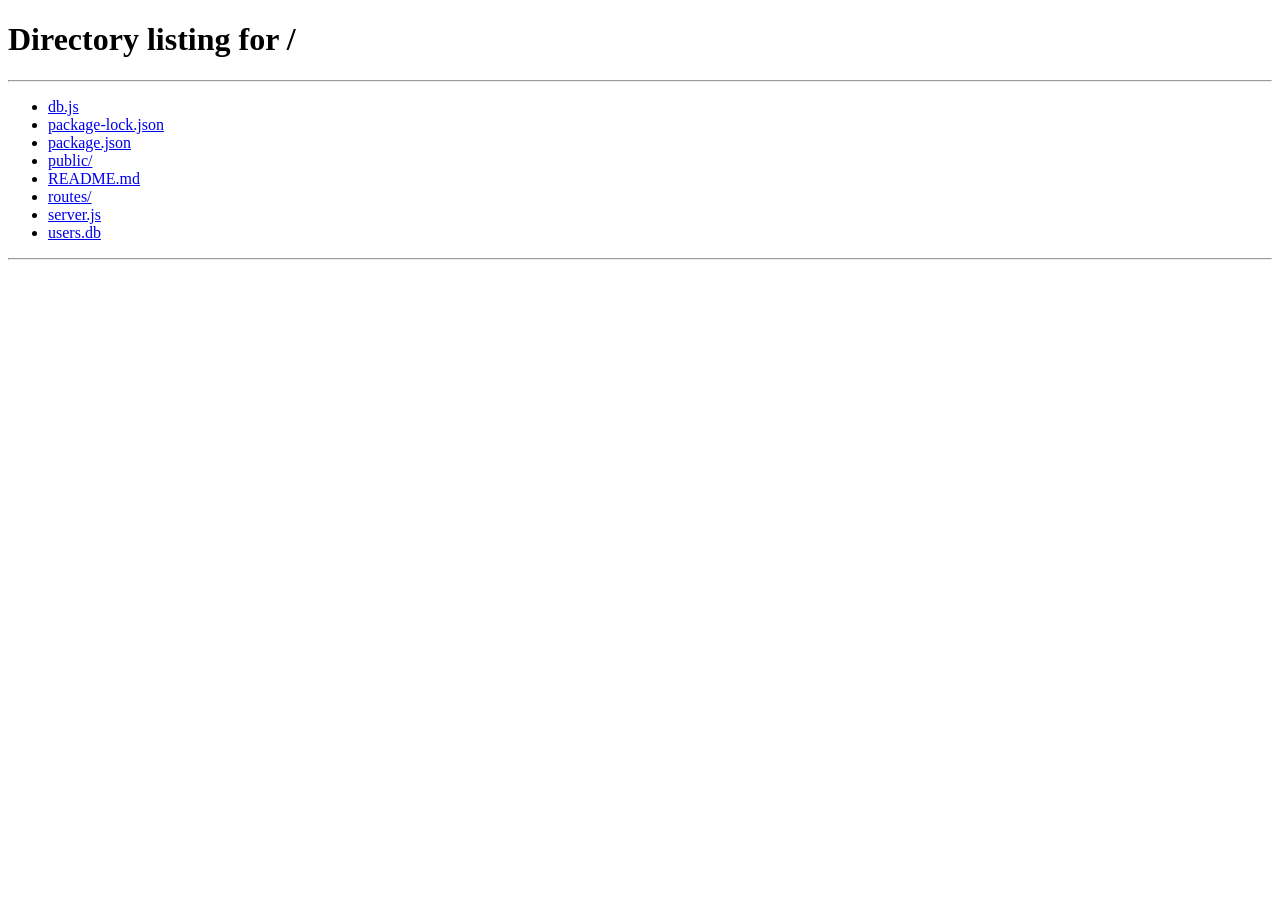
<file: public/digital-human-intl.html>
<!DOCTYPE html>
<html lang="en">
<head>
  <meta charset="UTF-8">
  <meta name="viewport" content="width=device-width, initial-scale=1.0">
  <title>International Digital Human Platform - AI Digital Human Management System</title>
  <style>
    :root {
      --bg-primary: #0a0a0f;
      --bg-secondary: #12121a;
      --bg-card: #1a1a2e;
      --text-primary: #ffffff;
      --text-secondary: #8b8b9e;
      --primary: #1890ff;
      --primary-dark: #096dd9;
      --success: #52c41a;
      --warning: #faad14;
      --danger: #ff4d4f;
      --border: #2a2a3e;
    }
    
    * { margin: 0; padding: 0; box-sizing: border-box; }
    
    body {
      font-family: 'Arial', 'Helvetica', sans-serif;
      background: var(--bg-primary);
      color: var(--text-primary);
      min-height: 100vh;
      display: flex;
      flex-direction: column;
    }
    
    /* 侧边栏菜单 */
    .sidebar-menu {
      width: 240px;
      background: var(--bg-secondary);
      border-right: 1px solid var(--border);
      min-height: calc(100vh - 64px);
      position: fixed;
      left: 0;
      top: 64px;
      padding: 20px 0;
      overflow-y: auto;
      z-index: 90;
    }
    
    .menu-item {
      padding: 0 16px;
      margin-bottom: 8px;
    }
    
    .menu-link {
      display: flex;
      align-items: center;
      gap: 12px;
      padding: 12px 16px;
      border-radius: 8px;
      cursor: pointer;
      transition: all 0.3s;
      color: var(--text-secondary);
      text-decoration: none;
    }
    
    .menu-link:hover {
      background: rgba(255, 255, 255, 0.05);
      color: var(--text-primary);
    }
    
    .menu-link.active {
      background: linear-gradient(135deg, rgba(24, 144, 255, 0.2), rgba(82, 196, 26, 0.2));
      color: var(--primary);
      border-left: 3px solid var(--primary);
    }
    
    .menu-text {
      flex: 1;
      font-size: 0.95rem;
    }
    
    .header {
      background: var(--bg-secondary);
      border-bottom: 1px solid var(--border);
      padding: 0 40px;
      height: 64px;
      display: flex;
      align-items: center;
      justify-content: space-between;
      position: sticky;
      top: 0;
      z-index: 100;
    }
    
    .header-left {
      display: flex;
      align-items: center;
      gap: 20px;
    }
    
    .back-btn {
      background: none;
      border: none;
      color: var(--text-secondary);
      font-size: 24px;
      cursor: pointer;
      padding: 8px;
      border-radius: 8px;
    }
    
    .back-btn:hover { background: rgba(255,255,255,0.1); }
    
    .logo {
      display: flex;
      align-items: center;
      gap: 12px;
    }
    
    .logo-icon { font-size: 32px; }
    
    .logo-text {
      font-size: 1.4rem;
      font-weight: 700;
      background: linear-gradient(135deg, #1890ff, #52c41a);
      -webkit-background-clip: text;
      -webkit-text-fill-color: transparent;
    }
    
    .main-content {
      margin-left: 240px;
      padding: 40px;
      max-width: calc(100% - 240px);
    }
    
    @media (max-width: 768px) {
      .sidebar-menu {
        transform: translateX(-100%);
        transition: transform 0.3s;
      }
      
      .sidebar-menu.open {
        transform: translateX(0);
      }
      
      .main-content {
        margin-left: 0;
        max-width: 100%;
      }
    }
    
    .page-title {
      text-align: center;
      margin-bottom: 40px;
    }
    
    .page-title h1 {
      font-size: 2rem;
      margin-bottom: 8px;
    }
    
    .page-title p {
      color: var(--text-secondary);
    }
    
    /* 平台选择标签 */
    .platform-tabs {
      display: flex;
      gap: 12px;
      margin-bottom: 32px;
      flex-wrap: wrap;
      justify-content: center;
    }
    
    .platform-tab {
      padding: 14px 28px;
      background: var(--bg-card);
      border: 2px solid var(--border);
      border-radius: 12px;
      cursor: pointer;
      transition: all 0.3s;
      display: flex;
      align-items: center;
      gap: 10px;
      font-size: 1rem;
    }
    
    .platform-tab:hover {
      border-color: var(--primary);
      transform: translateY(-2px);
    }
    
    .platform-tab.active {
      background: linear-gradient(135deg, rgba(24,144,255,0.2), rgba(82,196,26,0.2));
      border-color: var(--primary);
    }
    
    /* API配置区域 */
    .api-config-section {
      background: var(--bg-card);
      border-radius: 16px;
      padding: 24px;
      margin-bottom: 32px;
      border: 1px solid var(--border);
    }
    
    .api-config-section h3 {
      margin-bottom: 20px;
      display: flex;
      align-items: center;
      gap: 10px;
    }
    
    .api-config-section h3 .badge {
      font-size: 0.75rem;
      padding: 4px 10px;
      border-radius: 20px;
      background: var(--primary);
      color: white;
      font-weight: normal;
    }
    
    .api-form {
      display: grid;
      grid-template-columns: repeat(auto-fit, minmax(250px, 1fr));
      gap: 16px;
      margin-bottom: 20px;
    }
    
    .form-group {
      display: flex;
      flex-direction: column;
      gap: 8px;
    }
    
    .form-group label {
      color: var(--text-secondary);
      font-size: 0.9rem;
    }
    
    .form-group input {
      padding: 12px 16px;
      background: var(--bg-secondary);
      border: 1px solid var(--border);
      border-radius: 8px;
      color: var(--text-primary);
      font-size: 1rem;
    }
    
    .form-group input:focus {
      outline: none;
      border-color: var(--primary);
    }
    
    .api-actions {
      display: flex;
      gap: 12px;
      flex-wrap: wrap;
    }
    
    .api-btn {
      padding: 12px 24px;
      border: none;
      border-radius: 8px;
      cursor: pointer;
      font-size: 0.95rem;
      transition: all 0.3s;
      display: flex;
      align-items: center;
      gap: 8px;
    }
    
    .api-btn.primary {
      background: var(--primary);
      color: white;
    }
    
    .api-btn.primary:hover {
      background: var(--primary-dark);
    }
    
    .api-btn.success {
      background: var(--success);
      color: white;
    }
    
    .api-btn.secondary {
      background: rgba(255,255,255,0.1);
      color: var(--text-primary);
    }
    
    .api-btn:disabled {
      opacity: 0.5;
      cursor: not-allowed;
    }
    
    .api-status {
      margin-top: 16px;
      padding: 12px 16px;
      border-radius: 8px;
      font-size: 0.9rem;
    }
    
    .api-status.success {
      background: rgba(82, 196, 26, 0.15);
      color: var(--success);
      border: 1px solid rgba(82, 196, 26, 0.3);
    }
    
    .api-status.error {
      background: rgba(255, 77, 79, 0.15);
      color: var(--danger);
      border: 1px solid rgba(255, 77, 79, 0.3);
    }
    
    .api-status.warning {
      background: rgba(250, 173, 20, 0.15);
      color: var(--warning);
      border: 1px solid rgba(250, 173, 20, 0.3);
    }
    
    .api-help {
      margin-top: 16px;
      padding: 16px;
      background: rgba(24, 144, 255, 0.1);
      border-radius: 8px;
      font-size: 0.85rem;
      color: var(--text-secondary);
      line-height: 1.8;
    }
    
    .api-help a {
      color: var(--primary);
      text-decoration: none;
    }
    
    .api-help a:hover {
      text-decoration: underline;
    }
    
    /* 创建区域 */
    .create-container {
      display: grid;
      grid-template-columns: 1fr 1fr;
      gap: 32px;
    }
    
    @media (max-width: 1000px) {
      .create-container { grid-template-columns: 1fr; }
    }
    
    .section-card {
      background: var(--bg-card);
      border-radius: 16px;
      padding: 24px;
      border: 1px solid var(--border);
    }
    
    .section-card h3 {
      margin-bottom: 20px;
      display: flex;
      align-items: center;
      gap: 8px;
    }
    
    /* 形象选择 */
    .avatar-grid {
      display: grid;
      grid-template-columns: repeat(3, 1fr);
      gap: 12px;
      margin-bottom: 24px;
    }
    
    .avatar-item {
      background: var(--bg-secondary);
      border-radius: 12px;
      padding: 16px;
      cursor: pointer;
      border: 2px solid transparent;
      transition: all 0.3s;
      text-align: center;
    }
    
    .avatar-item:hover { border-color: var(--primary); }
    
    .avatar-item.selected {
      border-color: var(--primary);
      background: rgba(24,144,255,0.1);
    }
    
    .avatar-item .avatar-icon {
      font-size: 3rem;
      margin-bottom: 8px;
    }
    
    .avatar-item .name {
      font-size: 0.85rem;
      color: var(--text-secondary);
    }
    
    /* 上传和录制区域 */
    .upload-section, .record-section {
      display: grid;
      grid-template-columns: 1fr 1fr;
      gap: 16px;
      margin-bottom: 20px;
    }
    
    .upload-item, .record-item {
      display: flex;
      flex-direction: column;
      gap: 12px;
    }
    
    .upload-label {
      cursor: pointer;
    }
    
    .upload-box {
      background: var(--bg-secondary);
      border: 2px dashed var(--border);
      border-radius: 12px;
      padding: 20px;
      text-align: center;
      transition: all 0.3s;
      display: flex;
      flex-direction: column;
      align-items: center;
      gap: 8px;
    }
    
    .upload-box:hover {
      border-color: var(--primary);
      background: rgba(24, 144, 255, 0.1);
    }
    
    .upload-icon {
      font-size: 2rem;
    }
    
    .upload-text {
      color: var(--text-secondary);
      font-size: 0.9rem;
    }
    
    .remove-btn {
      position: absolute;
      top: 8px;
      right: 8px;
      width: 24px;
      height: 24px;
      background: var(--danger);
      color: white;
      border: none;
      border-radius: 50%;
      cursor: pointer;
      font-size: 0.8rem;
      display: flex;
      align-items: center;
      justify-content: center;
      transition: all 0.3s;
    }
    
    .remove-btn:hover {
      transform: scale(1.1);
    }
    
    .record-btn {
      width: 100%;
      padding: 16px;
      background: var(--bg-secondary);
      border: 2px solid var(--border);
      border-radius: 12px;
      cursor: pointer;
      transition: all 0.3s;
      display: flex;
      flex-direction: column;
      align-items: center;
      gap: 8px;
      color: var(--text-primary);
    }
    
    .record-btn:hover {
      border-color: var(--primary);
      background: rgba(24, 144, 255, 0.1);
    }
    
    .record-btn.recording {
      background: rgba(255, 77, 79, 0.2);
      border-color: var(--danger);
      animation: pulse 1.5s ease-in-out infinite;
    }
    
    @keyframes pulse {
      0%, 100% { box-shadow: 0 0 0 0 rgba(255, 77, 79, 0.7); }
      50% { box-shadow: 0 0 0 10px rgba(255, 77, 79, 0); }
    }
    
    .record-icon {
      font-size: 2rem;
    }
    
    .record-text {
      color: var(--text-secondary);
      font-size: 0.9rem;
    }
    
    .record-preview {
      background: var(--bg-secondary);
      border-radius: 8px;
      padding: 12px;
    }
    
    .record-actions {
      display: flex;
      gap: 8px;
      margin-top: 8px;
    }
    
    .record-action-btn {
      flex: 1;
      padding: 8px;
      background: rgba(255,255,255,0.1);
      border: none;
      border-radius: 6px;
      color: var(--text-primary);
      cursor: pointer;
      font-size: 0.85rem;
      transition: all 0.3s;
    }
    
    .record-action-btn:hover {
      background: var(--primary);
    }
    
    .record-status {
      display: flex;
      align-items: center;
      gap: 12px;
      padding: 12px 16px;
      background: rgba(255, 77, 79, 0.1);
      border: 1px solid var(--danger);
      border-radius: 8px;
      margin-top: 12px;
      color: var(--danger);
      font-weight: 500;
    }
    
    .record-dot {
      width: 12px;
      height: 12px;
      background: var(--danger);
      border-radius: 50%;
      animation: blink 1s ease-in-out infinite;
    }
    
    @keyframes blink {
      0%, 100% { opacity: 1; }
      50% { opacity: 0.3; }
    }
    
    /* 文案输入 */
    .script-textarea {
      width: 100%;
      min-height: 150px;
      padding: 16px;
      background: var(--bg-secondary);
      border: 1px solid var(--border);
      border-radius: 8px;
      color: var(--text-primary);
      font-size: 1rem;
      resize: vertical;
      margin-bottom: 16px;
      line-height: 1.6;
    }
    
    .script-textarea:focus {
      outline: none;
      border-color: var(--primary);
    }
    
    .char-count {
      text-align: right;
      color: var(--text-secondary);
      font-size: 0.85rem;
      margin-bottom: 16px;
    }
    
    .char-count.warning { color: var(--warning); }
    .char-count.error { color: var(--danger); }
    
    /* 选项 */
    .options-grid {
      display: grid;
      grid-template-columns: repeat(2, 1fr);
      gap: 16px;
      margin-bottom: 20px;
    }
    
    .option-group label {
      display: block;
      margin-bottom: 8px;
      color: var(--text-secondary);
      font-size: 0.9rem;
    }
    
    .option-select {
      width: 100%;
      padding: 12px;
      background: var(--bg-secondary);
      border: 1px solid var(--border);
      border-radius: 8px;
      color: var(--text-primary);
      font-size: 1rem;
      transition: all 0.3s;
    }
    
    .option-select:hover {
      border-color: var(--primary);
      background: rgba(24, 144, 255, 0.05);
    }
    
    .option-select:focus {
      outline: none;
      border-color: var(--primary);
      box-shadow: 0 0 0 3px rgba(24, 144, 255, 0.2);
    }
    
    /* 滑块控制 */
    .slider-group {
      margin-bottom: 16px;
    }
    
    .slider-header {
      display: flex;
      justify-content: space-between;
      margin-bottom: 8px;
    }
    
    .slider-header label {
      color: var(--text-secondary);
      font-size: 0.9rem;
    }
    
    .slider-value {
      color: var(--primary);
      font-weight: 500;
    }
    
    .slider {
      width: 100%;
      -webkit-appearance: none;
      height: 6px;
      border-radius: 3px;
      background: var(--bg-secondary);
      outline: none;
    }
    
    .slider::-webkit-slider-thumb {
      -webkit-appearance: none;
      width: 18px;
      height: 18px;
      border-radius: 50%;
      background: var(--primary);
      cursor: pointer;
    }
    
    /* 按钮 */
    .btn-row {
      display: flex;
      gap: 12px;
    }
    
    .btn {
      flex: 1;
      padding: 14px;
      border: none;
      border-radius: 10px;
      cursor: pointer;
      font-size: 1rem;
      font-weight: 500;
      transition: all 0.3s;
      display: flex;
      align-items: center;
      justify-content: center;
      gap: 8px;
    }
    
    .btn.primary {
      background: linear-gradient(135deg, #1890ff, #52c41a);
      color: white;
    }
    
    .btn.primary:hover {
      transform: translateY(-2px);
      box-shadow: 0 10px 30px rgba(24,144,255,0.3);
    }
    
    .btn.secondary {
      background: rgba(255,255,255,0.1);
      color: var(--text-primary);
    }
    
    .btn:disabled {
      opacity: 0.5;
      cursor: not-allowed;
      transform: none;
    }
    
    /* 预览区域 */
    .preview-container {
      position: relative;
    }
    
    .preview-area {
      background: linear-gradient(135deg, #1a1a2e, #0f0f23);
      border-radius: 16px;
      aspect-ratio: 16/9;
      display: flex;
      flex-direction: column;
      align-items: center;
      justify-content: center;
      overflow: hidden;
      position: relative;
    }
    
    /* 音频播放器 */
    .audio-player {
      margin-top: 16px;
      width: 100%;
    }
    
    .audio-player audio {
      width: 100%;
      height: 40px;
    }
    
    /* 控制按钮 */
    .control-row {
      display: flex;
      gap: 12px;
      margin-top: 16px;
    }
    
    .control-btn {
      flex: 1;
      padding: 12px;
      background: rgba(255,255,255,0.1);
      border: none;
      border-radius: 8px;
      color: var(--text-primary);
      cursor: pointer;
      transition: all 0.3s;
      font-size: 0.9rem;
    }
    
    .control-btn:hover {
      background: rgba(255,255,255,0.2);
    }
    
    .control-btn.active {
      background: var(--primary);
    }
    
    .control-btn:disabled {
      opacity: 0.5;
      cursor: not-allowed;
    }
    
    /* 历史记录 */
    .history-section {
      margin-top: 40px;
    }
    
    .history-section h3 {
      margin-bottom: 20px;
    }
    
    .history-list {
      display: grid;
      grid-template-columns: repeat(auto-fill, minmax(300px, 1fr));
      gap: 16px;
    }
    
    /* 作品管理卡片：一个网格内垂直 — 上方标题区、中间信息、最下方按钮 */
    .history-item {
      display: flex;
      flex-direction: column;
      background: var(--bg-card);
      border-radius: 12px;
      padding: 16px;
      border: 1px solid var(--border);
      transition: all 0.3s;
    }
    
    .history-item:hover {
      border-color: var(--primary);
    }
    
    .history-header {
      display: flex;
      justify-content: space-between;
      align-items: center;
      margin-bottom: 12px;
    }
    
    .history-avatar { font-size: 2rem; }
    
    .history-meta {
      text-align: right;
    }
    
    .history-platform {
      font-size: 0.75rem;
      padding: 2px 8px;
      border-radius: 4px;
      background: var(--primary);
      color: white;
      margin-bottom: 4px;
      display: inline-block;
    }
    
    .history-date {
      color: var(--text-secondary);
      font-size: 0.8rem;
    }
    
    .history-script {
      color: var(--text-secondary);
      font-size: 0.9rem;
      margin-bottom: 12px;
      display: -webkit-box;
      -webkit-line-clamp: 2;
      -webkit-box-orient: vertical;
      overflow: hidden;
    }
    
    .history-actions {
      display: flex;
      gap: 8px;
    }
    
    .history-btn {
      flex: 1;
      padding: 8px;
      background: rgba(255,255,255,0.1);
      border: none;
      border-radius: 6px;
      color: var(--text-primary);
      cursor: pointer;
      font-size: 0.85rem;
      transition: all 0.3s;
    }
    
    .history-btn:hover {
      background: var(--primary);
    }
    
    .empty-history {
      text-align: center;
      padding: 40px;
      color: var(--text-secondary);
    }
    
    /* 加载动画 */
    .loading-overlay {
      position: fixed;
      top: 0;
      left: 0;
      right: 0;
      bottom: 0;
      background: rgba(0,0,0,0.8);
      display: flex;
      flex-direction: column;
      align-items: center;
      justify-content: center;
      z-index: 1000;
    }
    
    .loading-spinner {
      width: 50px;
      height: 50px;
      border: 4px solid rgba(255,255,255,0.2);
      border-top-color: var(--primary);
      border-radius: 50%;
      animation: spin 1s linear infinite;
      margin-bottom: 16px;
    }
    
    @keyframes spin {
      to { transform: rotate(360deg); }
    }
    
    .loading-text {
      color: white;
      font-size: 1rem;
    }
    
    .hidden { display: none !important; }
    
    /* 内容面板 */
    .content-panel {
      animation: fadeIn 0.3s ease-in;
    }
    
    @keyframes fadeIn {
      from { opacity: 0; transform: translateY(10px); }
      to { opacity: 1; transform: translateY(0); }
    }
    
    /* 步骤指示器 */
    .steps-indicator {
      display: flex;
      align-items: center;
      justify-content: center;
      margin: 40px 0;
      padding: 0 20px;
    }
    
    .step-item {
      display: flex;
      flex-direction: column;
      align-items: center;
      gap: 8px;
      position: relative;
      z-index: 2;
    }
    
    .step-number {
      width: 40px;
      height: 40px;
      border-radius: 50%;
      background: var(--bg-secondary);
      border: 2px solid var(--border);
      display: flex;
      align-items: center;
      justify-content: center;
      font-weight: 600;
      color: var(--text-secondary);
      transition: all 0.3s;
    }
    
    .step-item.active .step-number {
      background: linear-gradient(135deg, var(--primary), var(--success));
      border-color: var(--primary);
      color: white;
      transform: scale(1.1);
    }
    
    .step-item.completed .step-number {
      background: var(--success);
      border-color: var(--success);
      color: white;
    }
    
    .step-item.completed .step-number::after {
      content: '✓';
      font-size: 1.2rem;
    }
    
    .step-label {
      font-size: 0.85rem;
      color: var(--text-secondary);
      white-space: nowrap;
    }
    
    .step-item.active .step-label {
      color: var(--primary);
      font-weight: 500;
    }
    
    .step-line {
      flex: 1;
      height: 2px;
      background: var(--border);
      margin: 0 20px;
      position: relative;
      top: -20px;
    }
    
    .step-line.completed {
      background: var(--success);
    }
    
    /* 步骤内容区域 */
    .step-content {
      display: none;
      animation: fadeIn 0.3s ease-in;
    }
    
    .step-content.active {
      display: block;
    }
    
    .step-card {
      background: var(--bg-card);
      border-radius: 16px;
      padding: 32px;
      border: 1px solid var(--border);
      margin-bottom: 24px;
    }
    
    .step-card h3 {
      margin-bottom: 24px;
      display: flex;
      align-items: center;
      gap: 10px;
      font-size: 1.2rem;
    }
    
    .step-card h3 .step-badge {
      font-size: 0.75rem;
      padding: 4px 10px;
      border-radius: 12px;
      background: rgba(24, 144, 255, 0.2);
      color: var(--primary);
    }
    
    /* 形象选择优化 */
    .avatar-selection-section {
      margin-bottom: 32px;
    }
    
    .section-title {
      font-size: 1rem;
      color: var(--text-secondary);
      margin-bottom: 16px;
      display: flex;
      align-items: center;
      gap: 8px;
    }
    
    .tab-buttons {
      display: flex;
      gap: 12px;
      margin-bottom: 20px;
      border-bottom: 1px solid var(--border);
    }
    
    .tab-button {
      padding: 12px 20px;
      background: none;
      border: none;
      border-bottom: 2px solid transparent;
      color: var(--text-secondary);
      cursor: pointer;
      font-size: 0.95rem;
      transition: all 0.3s;
    }
    
    .tab-button.active {
      color: var(--primary);
      border-bottom-color: var(--primary);
    }
    
    .tab-content {
      display: none;
    }
    
    .tab-content.active {
      display: block;
    }
    
    /* 上传区域优化 */
    .upload-area {
      border: 2px dashed var(--border);
      border-radius: 12px;
      padding: 40px;
      text-align: center;
      transition: all 0.3s;
      cursor: pointer;
      background: var(--bg-secondary);
    }
    
    .upload-area:hover {
      border-color: var(--primary);
      background: rgba(24, 144, 255, 0.05);
    }
    
    .upload-area.dragover {
      border-color: var(--primary);
      background: rgba(24, 144, 255, 0.1);
      transform: scale(1.02);
    }
    
    .upload-icon-large {
      font-size: 3rem;
      margin-bottom: 16px;
    }
    
    .upload-text-large {
      font-size: 1rem;
      color: var(--text-primary);
      margin-bottom: 8px;
    }
    
    .upload-hint {
      font-size: 0.85rem;
      color: var(--text-secondary);
    }
    
    /* 素材预览网格 */
    .material-grid {
      display: grid;
      grid-template-columns: repeat(auto-fill, minmax(200px, 1fr));
      gap: 16px;
      margin-top: 20px;
    }
    
    .material-item {
      background: var(--bg-secondary);
      border-radius: 12px;
      padding: 16px;
      border: 2px solid var(--border);
      transition: all 0.3s;
      position: relative;
    }
    
    .material-item:hover {
      border-color: var(--primary);
      transform: translateY(-2px);
    }
    
    .material-item.selected {
      border-color: var(--primary);
      background: rgba(24, 144, 255, 0.1);
    }
    
    .material-preview {
      width: 100%;
      aspect-ratio: 16/9;
      border-radius: 8px;
      object-fit: cover;
      margin-bottom: 12px;
    }
    
    .material-info {
      display: flex;
      justify-content: space-between;
      align-items: center;
    }
    
    .material-name {
      font-size: 0.9rem;
      color: var(--text-primary);
      overflow: hidden;
      text-overflow: ellipsis;
      white-space: nowrap;
    }
    
    .material-remove {
      width: 24px;
      height: 24px;
      background: var(--danger);
      color: white;
      border: none;
      border-radius: 50%;
      cursor: pointer;
      display: flex;
      align-items: center;
      justify-content: center;
      font-size: 0.8rem;
    }
    
    /* 操作按钮区域 */
    .step-actions {
      display: flex;
      justify-content: space-between;
      gap: 16px;
      margin-top: 32px;
      padding-top: 24px;
      border-top: 1px solid var(--border);
    }
    
    .step-btn {
      padding: 12px 32px;
      border: none;
      border-radius: 8px;
      cursor: pointer;
      font-size: 1rem;
      font-weight: 500;
      transition: all 0.3s;
      display: flex;
      align-items: center;
      gap: 8px;
    }
    
    .step-btn.prev {
      background: rgba(255,255,255,0.1);
      color: var(--text-primary);
    }
    
    .step-btn.prev:hover {
      background: rgba(255,255,255,0.2);
    }
    
    .step-btn.next {
      background: linear-gradient(135deg, var(--primary), var(--success));
      color: white;
    }
    
    .step-btn.next:hover {
      transform: translateY(-2px);
      box-shadow: 0 10px 30px rgba(24,144,255,0.3);
    }
    
    .step-btn:disabled {
      opacity: 0.5;
      cursor: not-allowed;
      transform: none;
    }
    
    /* 视频预览区域 */
    #videoPreviewSection {
      margin-top: 24px;
    }
    
    #videoPreviewSection video {
      background: var(--bg-primary);
    }
    
    /* 关键帧网格 */
    #frameGrid {
      display: grid;
      grid-template-columns: repeat(auto-fill, minmax(150px, 1fr));
      gap: 16px;
    }
    
    #frameGrid .material-item {
      cursor: pointer;
    }
    
    #frameGrid .material-preview {
      width: 100%;
      aspect-ratio: 16/9;
      object-fit: cover;
    }
    
    /* 加载动画 */
    @keyframes pulse {
      0%, 100% { opacity: 1; }
      50% { opacity: 0.5; }
    }
    
    @keyframes spin {
      0% { transform: rotate(0deg); }
      100% { transform: rotate(360deg); }
    }
    
    .loading-spinner {
      display: inline-block;
      animation: spin 1s linear infinite;
    }
    
    .btn.loading {
      opacity: 0.7;
      cursor: not-allowed;
      pointer-events: none;
    }
    
    .btn.loading .loading-spinner {
      display: inline-block;
      margin-right: 4px;
    }
  </style>
</head>
<body data-back-url="../page.html?page=my-digital-worker">
  <header class="header">
    <div class="header-left">
      <button class="back-btn" onclick="goBack()">←</button>
      <div class="logo">
        <span class="logo-icon">🌍</span>
        <span class="logo-text">International Digital Human Platform</span>
      </div>
    </div>
  </header>
  
  <!-- 侧边栏菜单 -->
  <aside class="sidebar-menu">
    <div class="menu-item">
      <a class="menu-link active" href="javascript:void(0)" onclick="switchMenu('create')" data-menu="create">
        <span class="menu-icon">✨</span>
        <span class="menu-text">Create Digital Human</span>
      </a>
    </div>
    <div class="menu-item">
      <a class="menu-link" href="javascript:void(0)" onclick="switchMenu('manage')" data-menu="manage">
        <span class="menu-icon">👥</span>
        <span class="menu-text">Digital Human Management</span>
      </a>
    </div>
    <div class="menu-item">
      <a class="menu-link" href="javascript:void(0)" onclick="switchMenu('works')" data-menu="works">
        <span class="menu-icon">🎬</span>
        <span class="menu-text">Works Management</span>
      </a>
    </div>
    <div class="menu-item">
      <a class="menu-link" href="javascript:void(0)" onclick="switchMenu('recite')" data-menu="recite">
        <span class="menu-icon">📖</span>
        <span class="menu-text">Script Recitation</span>
      </a>
    </div>
    <div class="menu-item">
      <a class="menu-link" href="javascript:void(0)" onclick="switchMenu('promote')" data-menu="promote">
        <span class="menu-icon">🛒</span>
        <span class="menu-text">Product Promotion</span>
      </a>
    </div>
  </aside>
  
  <main class="main-content">
    <!-- 创建数字人内容 -->
    <div class="content-panel" id="createPanel">
      <div class="page-title">
        <h1>✨ Create Digital Human</h1>
        <p>Create your exclusive digital human in three steps, let AI speak for you</p>
      </div>
      
      <!-- 步骤指示器 -->
      <div class="steps-indicator">
        <div class="step-item active" data-step="1">
          <div class="step-number">1</div>
          <div class="step-label">Connect API</div>
        </div>
        <div class="step-line"></div>
        <div class="step-item" data-step="2">
          <div class="step-number">2</div>
          <div class="step-label">Select Avatar</div>
        </div>
        <div class="step-line"></div>
        <div class="step-item" data-step="3">
          <div class="step-number">3</div>
          <div class="step-label">Configure Generation</div>
        </div>
      </div>
    
    <!-- 步骤1：接入API -->
    <div class="step-content active" id="step1Content">
      <div class="step-card">
        <h3>🔑 Connect Voice API <span class="step-badge">Step 1/3</span></h3>
        
        <div class="section-title">Select Digital Human Platform</div>
        <div class="platform-tabs" style="display: flex; margin-bottom: 24px;">
          <div class="platform-tab active" data-platform="heygen">
            <span class="icon">🎬</span>
            <span>HeyGen</span>
            <span class="tag" style="background: var(--primary);">AI Digital Human</span>
          </div>
        </div>
        
        <!-- API配置区域 -->
        <div class="api-config-section" id="apiConfigSection" style="margin-bottom: 32px;">
          <!-- HeyGen配置 -->
          <div class="api-config" id="heygenConfig">
            <h3>🎬 HeyGen AI Digital Human Configuration <span class="badge">Configuration Required</span></h3>
            <div class="api-form">
              <div class="form-group">
                <label>API Key</label>
                <input type="password" id="heygenApiKey" placeholder="Enter HeyGen API Key">
              </div>
            </div>
            <div class="api-actions">
              <button class="api-btn primary" onclick="saveHeyGenConfig()">💾 Save Configuration</button>
              <button class="api-btn success" onclick="testHeyGenApi()">🧪 Test Connection</button>
            </div>
            <div id="heygenStatus"></div>
            <div class="api-help">
              <strong>📖 How to Get:</strong><br>
              1. Visit <a href="https://www.heygen.com" target="_blank" rel="noopener">HeyGen Official Website</a> to register an account<br>
              2. Go to Console → API Settings<br>
              3. Create API Key and copy<br>
              <br>
              <strong>✨ Features:</strong><br>
              • AI-powered digital human video generation<br>
              • Multi-language voice synthesis support<br>
              • High-quality video output<br>
              • Rich digital human avatar library<br>
              💡 Free trial credits available
            </div>
          </div>
        </div>
        
        <div class="step-actions">
          <div></div>
          <button class="step-btn next" onclick="goToStep(2)">Next: Select Avatar →</button>
        </div>
      </div>
    </div>
    
    <!-- 步骤2：选择形象 -->
    <div class="step-content" id="step2Content">
      <div class="step-card">
        <h3>👤 Select Digital Human Avatar <span class="step-badge">Step 2/3</span></h3>
        
        <!-- 重要提示：此步骤为可选 -->
        <div style="background: linear-gradient(135deg, rgba(24, 144, 255, 0.15) 0%, rgba(114, 46, 209, 0.1) 100%); border: 2px solid var(--primary); border-radius: 16px; padding: 20px; margin-bottom: 24px;">
          <div style="display: flex; align-items: flex-start; gap: 16px;">
            <div style="font-size: 2rem; line-height: 1;">✨</div>
            <div style="flex: 1;">
              <div style="font-size: 1.1rem; font-weight: 600; color: var(--primary); margin-bottom: 8px;">
                HeyGen Platform Instructions
              </div>
              <div style="font-size: 0.95rem; color: var(--text-primary); line-height: 1.8;">
                <strong>The system will automatically select digital human avatars from the HeyGen platform for video generation.</strong><br>
                • HeyGen platform provides 1287+ digital human avatars for you to choose from<br>
                • You can skip this step and proceed directly to the next step for configuration<br>
                • The upload and recording functions below are <strong style="color: var(--primary);">optional operations</strong>, for reference only
              </div>
            </div>
          </div>
        </div>
        
        <!-- 形象选择方式切换 -->
        <div style="margin-bottom: 24px;">
          <div style="display: flex; justify-content: space-between; align-items: center; margin-bottom: 16px; flex-wrap: wrap; gap: 12px;">
            <div class="section-title" style="margin: 0;">Select Avatar Method</div>
            <div style="background: rgba(24, 144, 255, 0.08); border: 1px solid var(--primary); border-radius: 8px; padding: 8px 12px; font-size: 0.85rem; color: var(--text-secondary); white-space: nowrap;">
              💡 Tip: Please select one method, cannot use simultaneously
            </div>
          </div>
          <div class="tab-buttons" style="margin-bottom: 20px;">
            <button class="tab-button active" id="avatarModeTemplate" onclick="switchAvatarMode('template')">🎨 Select Template</button>
            <button class="tab-button" id="avatarModeUpload" onclick="switchAvatarMode('upload')">📎 Upload Reference Files</button>
            <button class="tab-button" id="avatarModeRecord" onclick="switchAvatarMode('record')">🎬 Real-time Recording</button>
          </div>
        </div>
        
        <!-- 选择模板区域 -->
        <div id="templateSelectionSection" style="margin-bottom: 32px;">
          <!-- 数字人模板选择 -->
          <div style="margin-bottom: 32px;">
            <div style="display: flex; justify-content: space-between; align-items: center; margin-bottom: 16px;">
              <div class="section-title" style="margin: 0;">Select Digital Human Template</div>
              <button class="btn secondary" id="refreshAvatarBtn" onclick="loadHeyGenAvatars('create')" style="padding: 8px 16px; font-size: 0.85rem; position: relative;">
                <span id="refreshAvatarIcon">🔄</span>
                <span id="refreshAvatarText">Refresh Templates</span>
              </button>
            </div>
            <div id="avatarTemplateGrid" style="display: grid; grid-template-columns: repeat(auto-fill, minmax(140px, 1fr)); gap: 16px; margin-bottom: 24px; min-height: 200px; max-height: 600px; overflow-y: auto; padding: 8px;">
              <div id="avatarLoadingState" style="text-align: center; color: var(--text-secondary); padding: 40px; grid-column: 1 / -1;">
                <div style="font-size: 2.5rem; margin-bottom: 12px; animation: pulse 2s infinite;">⏳</div>
                <div style="font-size: 0.9rem; margin-bottom: 8px;">Loading templates...</div>
                <div style="font-size: 0.75rem; color: var(--text-secondary); opacity: 0.7;">Please wait, fetching digital human templates from HeyGen platform</div>
              </div>
            </div>
            
            <!-- 模板视频预览区域 -->
            <div id="templatePreviewSection" style="display: none; margin-top: 24px; margin-bottom: 24px;">
              <div class="section-title">Template Preview</div>
              <div style="background: var(--bg-secondary); border-radius: 12px; padding: 20px; border: 2px solid var(--primary);">
                <div id="templatePreviewContent" style="text-align: center; color: var(--text-secondary);">
                  <div style="font-size: 2rem; margin-bottom: 12px;">⏳</div>
                  <div>Loading preview...</div>
                </div>
              </div>
            </div>
            <!-- 加载更多按钮 -->
            <div id="loadMoreContainer" style="text-align: center; margin-bottom: 16px; display: none;">
              <button class="btn secondary" id="loadMoreBtn" onclick="loadMoreAvatars('create')" style="padding: 10px 24px;">
                <span id="loadMoreText">Load More Templates</span>
                <span id="loadMoreIcon" style="margin-left: 8px;">⬇️</span>
              </button>
            </div>
            <!-- 分页控制 -->
            <div id="paginationContainer" style="display: flex; justify-content: center; align-items: center; gap: 8px; margin-bottom: 16px; display: none;">
              <button class="btn secondary" id="prevPageBtn" onclick="changePage(-1)" style="padding: 8px 16px; font-size: 0.85rem;" disabled>Previous Page</button>
              <span id="pageInfo" style="font-size: 0.9rem; color: var(--text-secondary); padding: 0 16px;">Page 1 of 1</span>
              <button class="btn secondary" id="nextPageBtn" onclick="changePage(1)" style="padding: 8px 16px; font-size: 0.85rem;">Next Page</button>
            </div>
            <div style="background: rgba(24, 144, 255, 0.08); border: 1px solid var(--primary); border-radius: 12px; padding: 12px; font-size: 0.9rem; color: var(--text-secondary); text-align: center;">
              💡 Tip: After selecting a template, the system will use that digital human avatar to generate videos. You can also skip the selection, and the system will automatically select a default avatar.
            </div>
          </div>
        </div>
        
        <!-- 上传参考文件区域 -->
        <div id="uploadReferenceSection" style="display: none; margin-bottom: 32px;">
          <div style="background: rgba(255, 193, 7, 0.1); border: 1px solid rgba(255, 193, 7, 0.3); border-radius: 12px; padding: 16px; margin-bottom: 20px;">
            <div style="display: flex; align-items: center; gap: 12px; margin-bottom: 8px;">
              <span style="font-size: 1.2rem;">⚠️</span>
              <strong style="color: var(--warning);">Important Notice</strong>
            </div>
            <div style="font-size: 0.9rem; color: var(--text-secondary); line-height: 1.6;">
              When uploading reference files, you need to <strong style="color: var(--primary);">upload both video and audio</strong>. Video provides avatar reference, audio provides voice reference.
            </div>
          </div>
          
          <div style="display: grid; grid-template-columns: 1fr 1fr; gap: 20px; margin-bottom: 20px;">
            <!-- 视频上传区域 -->
            <div>
              <div style="background: rgba(24, 144, 255, 0.08); border: 1px solid var(--primary); border-radius: 12px; padding: 16px; margin-bottom: 16px;">
                <div style="display: flex; align-items: center; gap: 12px; margin-bottom: 8px;">
                  <span style="font-size: 1.2rem;">📋</span>
                  <strong>Video Requirements</strong>
                </div>
                <div style="font-size: 0.9rem; color: var(--text-secondary); line-height: 1.8;">
                  • <strong>Duration:</strong> Recommended 10-60 seconds<br>
                  • <strong>Content:</strong> Person clearly visible, front or semi-profile preferred<br>
                  • <strong>Format:</strong> Common formats like MP4, WebM, MOV<br>
                  • <strong>Resolution:</strong> Recommended 720p or higher
                </div>
              </div>
              
              <div class="upload-area" id="uploadArea" ondrop="handleDrop(event)" ondragover="handleDragOver(event)" ondragleave="handleDragLeave(event)" style="min-height: 200px;">
                <input type="file" id="uploadFile" accept="video/*" style="display: none;" onchange="handleVideoFileUpload(this)">
                <div class="upload-icon-large">🎬</div>
                <div class="upload-text-large">Click or drag video here to upload</div>
                <div class="upload-hint">Supports MP4, WebM, MOV formats</div>
                <button class="btn secondary" style="margin-top: 20px;" onclick="document.getElementById('uploadFile').click()">Select Video File</button>
              </div>
              
              <!-- 视频预览区域 -->
              <div id="videoPreviewSection" style="display: none; margin-top: 16px;">
                <div class="section-title">Video Preview</div>
                <div style="background: var(--bg-secondary); border-radius: 12px; padding: 16px; border: 1px solid var(--border);">
                  <video id="uploadedVideoPreview" controls style="width: 100%; max-height: 200px; border-radius: 8px; margin-bottom: 12px;"></video>
                  <div style="display: flex; justify-content: space-between; align-items: center;">
                    <div style="font-size: 0.85rem; color: var(--text-secondary);">
                      <div>File Name: <span id="videoFileName">-</span></div>
                      <div style="margin-top: 4px;">Duration: <span id="videoDuration">-</span></div>
                    </div>
                    <button class="btn secondary" style="padding: 6px 12px; font-size: 0.8rem;" onclick="removeUploadedVideo()">🗑️ Delete</button>
                  </div>
                </div>
              </div>
            </div>
            
            <!-- 音频上传区域 -->
            <div>
              <div style="background: rgba(24, 144, 255, 0.08); border: 1px solid var(--primary); border-radius: 12px; padding: 16px; margin-bottom: 16px;">
                <div style="display: flex; align-items: center; gap: 12px; margin-bottom: 8px;">
                  <span style="font-size: 1.2rem;">📋</span>
                  <strong>Audio Requirements</strong>
                </div>
                <div style="font-size: 0.9rem; color: var(--text-secondary); line-height: 1.8;">
                  • <strong>Format:</strong> Common formats like MP3, WAV, M4A<br>
                  • <strong>Quality:</strong> Recommended clear, no background noise<br>
                  • <strong>Duration:</strong> Recommended to match video duration
                </div>
              </div>
              
              <div class="upload-area" id="uploadAudioArea" ondrop="handleAudioDrop(event)" ondragover="handleDragOver(event)" ondragleave="handleDragLeave(event)" style="min-height: 200px;">
                <input type="file" id="uploadAudioFile" accept="audio/*" style="display: none;" onchange="handleAudioFileUpload(this)">
                <div class="upload-icon-large">🎵</div>
                <div class="upload-text-large">Click or drag audio here to upload</div>
                <div class="upload-hint">Supports MP3, WAV, M4A formats</div>
                <button class="btn secondary" style="margin-top: 20px;" onclick="document.getElementById('uploadAudioFile').click()">Select Audio File</button>
              </div>
              
              <!-- 音频预览区域 -->
              <div id="audioPreviewSection" style="display: none; margin-top: 16px;">
                <div class="section-title">Audio Preview</div>
                <div style="background: var(--bg-secondary); border-radius: 12px; padding: 16px; border: 1px solid var(--border);">
                  <audio id="uploadedAudioPreview" controls style="width: 100%; margin-bottom: 12px;"></audio>
                  <div style="display: flex; justify-content: space-between; align-items: center;">
                    <div style="font-size: 0.85rem; color: var(--text-secondary);">
                      <div>File Name: <span id="audioFileName">-</span></div>
                      <div style="margin-top: 4px;">Size: <span id="audioFileSize">-</span></div>
                    </div>
                    <button class="btn secondary" style="padding: 6px 12px; font-size: 0.8rem;" onclick="removeUploadedAudio()">🗑️ Delete</button>
                  </div>
                </div>
              </div>
            </div>
          </div>
          
          <!-- 确认按钮 -->
          <div style="margin-top: 24px; text-align: center;">
            <button class="btn primary" style="padding: 12px 32px; font-size: 1rem; font-weight: 600;" onclick="confirmVideoAndAudioSelection()">
              ✅ Confirm Using This Video and Audio
            </button>
          </div>
        </div>
        
        <!-- 实时录制区域 -->
        <div id="recordSection" style="display: none; margin-bottom: 32px;">
          <div style="background: rgba(255, 193, 7, 0.1); border: 1px solid rgba(255, 193, 7, 0.3); border-radius: 12px; padding: 16px; margin-bottom: 20px;">
            <div style="display: flex; align-items: center; gap: 12px; margin-bottom: 8px;">
              <span style="font-size: 1.2rem;">⚠️</span>
              <strong style="color: var(--warning);">重要提示</strong>
            </div>
            <div style="font-size: 0.9rem; color: var(--text-secondary); line-height: 1.6;">
              When recording in real-time, you need to <strong style="color: var(--primary);">record both video and audio</strong>. Video provides avatar reference, audio provides voice reference.
            </div>
          </div>
          
          <div id="permissionHint" style="background: rgba(24, 144, 255, 0.08); border: 1px solid var(--primary); border-radius: 12px; padding: 16px; margin-bottom: 20px;">
            <div style="display: flex; align-items: flex-start; gap: 12px;">
              <span style="font-size: 1.2rem;">💡</span>
              <div style="flex: 1;">
                <strong style="display: block; margin-bottom: 8px;">Usage Instructions</strong>
                <div style="font-size: 0.9rem; color: var(--text-secondary); line-height: 1.8;">
                  • When clicking the record button, the browser will pop up a permission request window<br>
                  • Please click "Allow" to enable recording<br>
                  • Need to <strong style="color: var(--primary);">record both video and audio</strong> to submit<br>
                  • If the browser does not pop up a permission request window, it may be because permissions were previously denied<br>
                  • At this time, please click the lock icon on the left side of the browser address bar, set the permission to "Allow" and refresh the page
                </div>
              </div>
            </div>
          </div>
          
          <div class="record-section" style="display: grid; grid-template-columns: 1fr 1fr; gap: 20px; margin-bottom: 20px;">
            <div class="record-item">
              <div style="text-align: center; margin-bottom: 12px;">
                <strong style="color: var(--primary);">📹 Record Video</strong>
              </div>
              <button class="record-btn" id="recordVideoBtn" onclick="toggleVideoRecording()">
                <span class="record-icon">📹</span>
                <span class="record-text">Record Video</span>
              </button>
              <div class="record-preview" id="videoRecordPreview" style="display: none;">
                <video id="recordedVideo" controls style="max-width: 100%; max-height: 200px; border-radius: 8px;"></video>
                <div class="record-actions">
                  <button class="record-action-btn" onclick="playRecordedVideo()">▶️ Play</button>
                  <button class="record-action-btn" onclick="removeRecordedVideo()">🗑️ Delete</button>
                </div>
              </div>
            </div>
            
            <div class="record-item">
              <div style="text-align: center; margin-bottom: 12px;">
                <strong style="color: var(--primary);">🎙️ Record Audio</strong>
              </div>
              <button class="record-btn" id="recordAudioBtn" onclick="toggleAudioRecording()">
                <span class="record-icon">🎙️</span>
                <span class="record-text">Record Audio</span>
              </button>
              <div class="record-preview" id="audioRecordPreview" style="display: none;">
                <audio id="recordedAudio" controls style="width: 100%;"></audio>
                <div class="record-actions">
                  <button class="record-action-btn" onclick="playRecordedAudio()">▶️ Play</button>
                  <button class="record-action-btn" onclick="removeRecordedAudio()">🗑️ Delete</button>
                </div>
              </div>
            </div>
          </div>
          
          <div class="record-status" id="recordStatus" style="display: none;">
            <span class="record-dot"></span>
            <span id="recordTime">00:00</span>
          </div>
          
          <!-- 确认按钮 -->
          <div style="margin-top: 24px; text-align: center;">
            <button class="btn primary" style="padding: 12px 32px; font-size: 1rem; font-weight: 600;" onclick="confirmRecordedVideoAndAudio()">
              ✅ Confirm Using Recorded Video and Audio
            </button>
          </div>
        </div>
        
        <!-- 语音选择（仅在模板模式下显示） -->
        <div id="voiceSelectionSection" style="margin-bottom: 32px;">
          <div style="display: flex; justify-content: space-between; align-items: center; margin-bottom: 16px;">
            <div class="section-title" style="margin: 0;">🎵 Select Voice</div>
            <button class="btn secondary" id="refreshVoiceBtn" onclick="loadHeyGenVoices('create')" style="padding: 8px 16px; font-size: 0.85rem; position: relative;">
              <span id="refreshVoiceIcon">🔄</span>
              <span id="refreshVoiceText">Refresh Voices</span>
            </button>
          </div>
          
          <!-- 搜索框 -->
          <div style="margin-bottom: 16px;">
            <input 
              type="text" 
              id="voiceSearchInput" 
              placeholder="🔍 Search voices (by name, language, gender)..." 
              oninput="filterVoices()"
              style="width: 100%; padding: 12px 16px; font-size: 0.95rem; background: var(--bg-secondary); border: 2px solid var(--border); border-radius: 12px; color: var(--text-primary); transition: all 0.3s;"
              onfocus="this.style.borderColor='var(--primary)'; this.style.boxShadow='0 0 0 3px rgba(24, 144, 255, 0.1)';"
              onblur="this.style.borderColor='var(--border)'; this.style.boxShadow='none';">
          </div>
          
          <!-- 语音网格容器 -->
          <div id="voiceGrid" style="display: grid; grid-template-columns: repeat(auto-fill, minmax(200px, 1fr)); gap: 16px; margin-bottom: 24px; min-height: 200px; max-height: 600px; overflow-y: auto; padding: 8px;">
            <div id="voiceLoadingState" style="text-align: center; color: var(--text-secondary); padding: 40px; grid-column: 1 / -1;">
              <div style="font-size: 2.5rem; margin-bottom: 12px; animation: pulse 2s infinite;">⏳</div>
              <div style="font-size: 0.9rem; margin-bottom: 8px;">Loading voices...</div>
              <div style="font-size: 0.75rem; color: var(--text-secondary); opacity: 0.7;">Please wait, fetching voice list from HeyGen platform</div>
            </div>
          </div>
          
          <!-- 隐藏的select用于向后兼容 -->
          <select class="option-select" id="voiceSelect" style="display: none;">
            <option value="">🎤 Default Voice (Auto Select)</option>
          </select>
          
          <div style="background: linear-gradient(135deg, rgba(24, 144, 255, 0.12), rgba(82, 196, 26, 0.08)); border: 1px solid var(--primary); border-radius: 12px; padding: 16px; margin-top: 16px; font-size: 0.9rem; color: var(--text-secondary); line-height: 1.8;">
            <div style="display: flex; align-items: flex-start; gap: 12px;">
              <span style="font-size: 1.2rem; flex-shrink: 0;">💡</span>
              <div>
                <strong style="color: var(--primary); display: block; margin-bottom: 6px;">Voice Selection Instructions</strong>
                <div>This option is used to select TTS voice for reading your input script. If template mode is selected, you need to select both template and voice to proceed to the next step. If not selected, the system will automatically select an appropriate voice based on the script language.</div>
              </div>
            </div>
          </div>
        </div>
        
        <div class="step-actions" style="margin-top: 32px; padding-top: 24px; border-top: 2px solid var(--border);">
          <button class="step-btn prev" onclick="goToStep(1)">← Previous Step</button>
          <button class="step-btn next primary" onclick="goToStep(3)" style="background: var(--primary); color: white; font-weight: 600;">
            Next: Configure Generation →
          </button>
        </div>
      </div>
    </div>
    
    <!-- 步骤3：配置生成 -->
    <div class="step-content" id="step3Content">
      <div class="step-card">
        <h3>🎛️ Configure Generation <span class="step-badge">Step 3/3</span></h3>
        
        <!-- 视频形象预览 -->
        <div id="step3VideoPreview" style="margin-bottom: 32px; padding: 20px; background: var(--bg-secondary); border-radius: 12px; border: 1px solid var(--border);">
          <div class="section-title">Digital Human Video Avatar</div>
          <div id="step3VideoDisplay" style="text-align: center; color: var(--text-secondary);">
            Please go back to the previous step to select video avatar
          </div>
        </div>
        
        <div class="section-title">Input Script</div>
        <textarea class="script-textarea" id="scriptInput" placeholder="Enter what the digital human will say...&#10;&#10;Example: Hello everyone, welcome to our live stream! Today we bring you great deals..." oninput="updateCharCount()" style="min-height: 120px;"></textarea>
        <div class="char-count" id="charCount">0 / 500 characters</div>
        
        <div class="section-title" style="margin-top: 24px;">Audio Settings</div>
        <div class="options-grid">
          <div class="option-group">
            <label>Audio Format</label>
            <select class="option-select" id="formatSelect">
              <option value="wav">WAV (High Quality)</option>
              <option value="mp3">MP3 (Universal)</option>
            </select>
          </div>
        </div>
        
        <div class="slider-group">
          <div class="slider-header">
            <label>⚡ Speed</label>
            <span class="slider-value" id="speedValue">5</span>
          </div>
          <input type="range" class="slider" id="speedSlider" min="0" max="15" value="5" oninput="updateSliderValue('speed')">
        </div>
        
        <div class="slider-group">
          <div class="slider-header">
            <label>🎵 Pitch</label>
            <span class="slider-value" id="pitchValue">5</span>
          </div>
          <input type="range" class="slider" id="pitchSlider" min="0" max="15" value="5" oninput="updateSliderValue('pitch')">
        </div>
        
        <div class="slider-group">
          <div class="slider-header">
            <label>🔊 Volume</label>
            <span class="slider-value" id="volumeValue">5</span>
          </div>
          <input type="range" class="slider" id="volumeSlider" min="0" max="15" value="5" oninput="updateSliderValue('volume')">
        </div>
        
        <div class="section-title" style="margin-top: 32px;">Digital Human Information</div>
        <div class="form-group" style="margin-bottom: 16px;">
          <label>Digital Human Name</label>
          <input type="text" id="digitalHumanName" placeholder="Give your digital human a name" style="width: 100%; padding: 12px; background: var(--bg-secondary); border: 1px solid var(--border); border-radius: 8px; color: var(--text-primary);">
        </div>
        <div class="form-group" style="margin-bottom: 16px;">
          <label>Digital Human Description</label>
          <textarea id="digitalHumanDesc" placeholder="Describe the characteristics and uses of the digital human..." style="width: 100%; min-height: 100px; padding: 12px; background: var(--bg-secondary); border: 1px solid var(--border); border-radius: 8px; color: var(--text-primary); resize: vertical;"></textarea>
        </div>
        
        <div class="step-actions">
          <button class="step-btn prev" onclick="goToStep(2)">← Previous Step</button>
          <button class="step-btn next" onclick="createDigitalHuman()">🚀 Generate Digital Human</button>
        </div>
      </div>
    </div>
      </div>
    </div>
    
    <!-- 数字人管理内容 -->
    <div class="content-panel hidden" id="managePanel">
      <div class="page-title">
        <h1>👥 Digital Human Management</h1>
        <p>Manage all digital humans you created</p>
      </div>
      
      <div class="history-list" id="digitalHumanManageList">
        <!-- 动态加载 -->
      </div>
    </div>
    
    <!-- 作品管理内容 -->
    <div class="content-panel hidden" id="worksPanel">
      <div class="page-title">
        <h1>🎬 Works Management</h1>
        <p>Manage all generated video works</p>
      </div>
      
      <div class="history-list" id="worksList">
        <!-- 动态加载 -->
      </div>
    </div>
    
    <!-- 诵读文案面板 -->
    <div class="content-panel hidden" id="recitePanel">
      <div class="page-title">
        <h1>📖 Script Recitation</h1>
        <p>Let digital humans help you recite scripts and generate professional videos</p>
      </div>
      
      <div class="step-card" style="max-width: 900px; margin: 0 auto;">
        <div style="margin-bottom: 24px;">
          <label style="display: block; margin-bottom: 8px; font-weight: 600;">选择数字人形象</label>
          <div id="reciteAvatarSelector" style="display: grid; grid-template-columns: repeat(auto-fill, minmax(120px, 1fr)); gap: 16px; margin-bottom: 24px;">
            <div style="text-align: center; color: var(--text-secondary); padding: 20px;">
              <div style="font-size: 2rem; margin-bottom: 8px;">⏳</div>
              <div style="font-size: 0.85rem;">正在加载模板...</div>
            </div>
          </div>
          <button class="btn secondary" onclick="loadHeyGenAvatars('recite')" style="width: 100%;">
            🔄 刷新模板列表
          </button>
        </div>
        
        <div style="margin-bottom: 24px;">
          <label style="display: block; margin-bottom: 8px; font-weight: 600;">Script Content <span style="color: var(--text-secondary); font-weight: normal;">(Required)</span></label>
          <textarea id="reciteScript" class="script-input" placeholder="Please enter the script content to be recited..." rows="8" style="width: 100%; padding: 16px; border-radius: 12px; background: var(--bg-secondary); border: 1px solid var(--border); color: var(--text-primary); font-size: 1rem; line-height: 1.6; resize: vertical;"></textarea>
          <div style="display: flex; justify-content: space-between; align-items: center; margin-top: 8px;">
            <span style="font-size: 0.85rem; color: var(--text-secondary);">
              Character Count: <span id="reciteCharCount">0</span> / 1000
            </span>
            <button class="btn secondary" onclick="loadHeyGenVoices('recite')" style="padding: 8px 16px; font-size: 0.85rem;">
              🔄 Get Voice List
            </button>
          </div>
        </div>
        
        <div style="margin-bottom: 24px;">
          <label style="display: block; margin-bottom: 8px; font-weight: 600;">Select Voice</label>
          <select id="reciteVoiceSelect" class="option-select" style="width: 100%;">
            <option value="">Default Voice (Auto Select)</option>
          </select>
        </div>
        
        <div style="display: flex; gap: 12px;">
          <button class="btn primary" style="flex: 1; padding: 16px; font-size: 1rem; font-weight: 600;" onclick="createReciteVideo()">
            🚀 Generate Recitation Video
          </button>
          <button class="btn secondary" style="padding: 16px;" onclick="previewReciteScript()">
            🔊 Preview Voice
          </button>
        </div>
      </div>
      
      <div class="history-list" id="reciteHistoryList" style="margin-top: 40px;">
        <!-- 动态加载历史记录 -->
      </div>
    </div>
    
    <!-- 卖货推送面板 -->
    <div class="content-panel hidden" id="promotePanel">
      <div class="page-title">
        <h1>🛒 Product Promotion</h1>
        <p>Create product promotion videos, digital humans help you sell</p>
      </div>
      
      <div class="step-card" style="max-width: 900px; margin: 0 auto;">
        <div style="margin-bottom: 24px;">
          <label style="display: block; margin-bottom: 8px; font-weight: 600;">选择数字人形象</label>
          <div id="promoteAvatarSelector" style="display: grid; grid-template-columns: repeat(auto-fill, minmax(120px, 1fr)); gap: 16px; margin-bottom: 24px;">
            <div style="text-align: center; color: var(--text-secondary); padding: 20px;">
              <div style="font-size: 2rem; margin-bottom: 8px;">⏳</div>
              <div style="font-size: 0.85rem;">正在加载模板...</div>
            </div>
          </div>
          <button class="btn secondary" onclick="loadHeyGenAvatars('promote')" style="width: 100%;">
            🔄 刷新模板列表
          </button>
        </div>
        
        <div style="margin-bottom: 24px;">
          <label style="display: block; margin-bottom: 8px; font-weight: 600;">Product Name <span style="color: var(--text-secondary); font-weight: normal;">(Required)</span></label>
          <input type="text" id="promoteProductName" class="script-input" placeholder="Please enter product name..." style="width: 100%; padding: 12px 16px; border-radius: 12px; background: var(--bg-secondary); border: 1px solid var(--border); color: var(--text-primary); font-size: 1rem;">
        </div>
        
        <div style="margin-bottom: 24px;">
          <label style="display: block; margin-bottom: 8px; font-weight: 600;">Product Description <span style="color: var(--text-secondary); font-weight: normal;">(Required)</span></label>
          <textarea id="promoteProductDesc" class="script-input" placeholder="Please enter product description and selling points..." rows="6" style="width: 100%; padding: 16px; border-radius: 12px; background: var(--bg-secondary); border: 1px solid var(--border); color: var(--text-primary); font-size: 1rem; line-height: 1.6; resize: vertical;"></textarea>
          <div style="margin-top: 8px; font-size: 0.85rem; color: var(--text-secondary);">
            Character Count: <span id="promoteCharCount">0</span> / 500
          </div>
        </div>
        
        <div style="margin-bottom: 24px;">
          <label style="display: block; margin-bottom: 8px; font-weight: 600;">Upload Product Image <span style="color: var(--text-secondary); font-weight: normal;">(Optional)</span></label>
          <div class="upload-area" id="promoteImageUploadArea" ondrop="handleProductImageDrop(event)" ondragover="handleDragOver(event)" ondragleave="handleDragLeave(event)" style="min-height: 150px;">
            <input type="file" id="promoteImageInput" accept="image/*" style="display: none;" onchange="handleProductImageUpload(this, 'promote')">
            <div class="upload-icon-large">🖼️</div>
            <div class="upload-text-large">Click or drag product image here</div>
            <div class="upload-hint">Supports JPG, PNG, WebP formats</div>
            <button class="btn secondary" style="margin-top: 20px;" onclick="document.getElementById('promoteImageInput').click()">Select Image</button>
          </div>
          <div id="promoteImagePreview" style="display: none; margin-top: 16px;">
            <div style="background: var(--bg-secondary); border-radius: 12px; padding: 16px; border: 1px solid var(--border);">
              <img id="promoteImagePreviewImg" src="" style="max-width: 100%; max-height: 300px; border-radius: 8px; margin-bottom: 12px;">
              <button class="btn secondary" onclick="removeProductImage('promote')" style="width: 100%;">🗑️ Delete Image</button>
            </div>
          </div>
        </div>
        
        <div style="margin-bottom: 24px;">
          <label style="display: block; margin-bottom: 8px; font-weight: 600;">Select Voice</label>
          <select id="promoteVoiceSelect" class="option-select" style="width: 100%;">
            <option value="">Default Voice (Auto Select)</option>
          </select>
        </div>
        
        <div style="display: flex; gap: 12px;">
          <button class="btn primary" style="flex: 1; padding: 16px; font-size: 1rem; font-weight: 600;" onclick="createPromoteVideo()">
            🚀 Generate Promotion Video
          </button>
          <button class="btn secondary" onclick="loadHeyGenVoices('promote')" style="padding: 16px;">
            🔄 Get Voices
          </button>
        </div>
      </div>
      
      <div class="history-list" id="promoteHistoryList" style="margin-top: 40px;">
        <!-- 动态加载历史记录 -->
      </div>
    </div>
  </main>
  
  <!-- 加载动画 -->
  <div class="loading-overlay hidden" id="loadingOverlay">
    <div class="loading-spinner"></div>
    <div class="loading-text" id="loadingText">Generating voice...</div>
  </div>
  
  <script>
    // ========== API 配置 ==========
    // API 基础 URL 配置（支持本地和线上测试）
    // 可以通过 localStorage 设置 'api_base_url' 来覆盖默认值
    // 设置 'use_local' 为 'true' 强制使用本地地址（即使在线上也使用localhost）
    function getApiBaseUrl() {
      // 优先从 localStorage 读取配置
      try {
        const customBaseUrl = localStorage.getItem('api_base_url');
        if (customBaseUrl && customBaseUrl.trim()) {
          // 如果明确设置了api_base_url，使用该值（允许localhost）
          return customBaseUrl.trim().replace(/\/+$/, '');
        }
      } catch (e) {
        console.warn('无法读取 api_base_url 配置:', e);
      }
      
      // 检查是否强制使用本地
      const useLocal = localStorage.getItem('use_local') === 'true';
      const currentOrigin = window.location.origin;
      const isLocalhost = currentOrigin.includes('localhost') || currentOrigin.includes('127.0.0.1');
      
      if (useLocal || isLocalhost) {
        // 本地环境：使用相对路径（空字符串），这样会使用当前域名和端口
        return '';
      }
      
      // 线上环境：使用当前页面的origin
      return currentOrigin;
    }

    function buildApiUrl(path) {
      const baseUrl = getApiBaseUrl();
      const normalizedPath = path.startsWith('/') ? path : '/' + path;
      return baseUrl + normalizedPath;
    }
    // 检查登录
    const user = JSON.parse(sessionStorage.getItem('user'));
    if (!user) window.location.href = '/';
    
    // 全局变量
    let currentPlatform = 'heygen';
    let selectedAvatar = '👩‍💼';
    let selectedAvatarId = null; // 选中的 HeyGen avatar ID
    let selectedAvatarForRecite = null; // 诵读文案选中的 avatar ID
    let selectedAvatarForPromote = null; // 卖货推送选中的 avatar ID
    let heygenAvatarsCache = null; // 缓存的 avatar 列表
    let heygenVoicesCache = null; // 缓存的语音列表
    let selectedVoiceId = null; // 选中的语音ID
    let currentAvatarMode = 'template'; // 当前选择的形象模式：'template', 'upload', 'record'
    let selectedTemplatePreviewVideo = null; // 模板模式下步骤3展示用的预览视频 URL
    let selectedTemplatePreviewImage = null; // 模板模式下步骤3展示用的预览图片 URL
    let selectedTemplateName = null; // 选中的模板名称
    
    // 资源类型和分页相关变量
    let currentResourceType = 'video'; // 固定为视频类型
    let currentPage = 1;
    let pageSize = 30; // 每页显示的数量
    let totalAvatars = 0;
    let displayedAvatars = 0;
    let digitalHumanType = 'video'; // 视频数字人
    let currentAudioUrl = null;
    let currentAudioBlob = null;
    let audioContext = null;
    
    // 录制相关变量
    let videoStream = null;
    let audioStream = null;
    let videoRecorder = null;
    let audioRecorder = null;
    let recordedVideoBlob = null;
    let recordedAudioBlob = null;
    let currentVideoUrl = null;
    let isRecordingVideo = false;
    let isRecordingAudio = false;
    let recordStartTime = null;
    let recordTimer = null;
    
    // 当前步骤
    let currentStep = 1;
    let uploadedMaterials = [];
    let selectedVideoFile = null;
    let selectedAudioFile = null;
    let selectedVideoUrl = null;
    let extractedFrames = [];
    let selectedFrameId = null;
    
    // 任务轮询状态管理
    const taskPollingIntervals = new Map();
    
    // ========== 菜单切换（提前定义以确保全局可用）==========
    function switchMenu(menu) {
      // 更新菜单激活状态
      document.querySelectorAll('.menu-link').forEach(link => {
        link.classList.remove('active');
      });
      const activeLink = document.querySelector(`[data-menu="${menu}"]`);
      if (activeLink) {
        activeLink.classList.add('active');
      }
      
      // 隐藏所有面板
      document.querySelectorAll('.content-panel').forEach(panel => {
        panel.classList.add('hidden');
      });
      
      // 显示对应面板
      const panelMap = {
        'create': 'createPanel',
        'manage': 'managePanel',
        'works': 'worksPanel',
        'recite': 'recitePanel',
        'promote': 'promotePanel'
      };
      
      const panelId = panelMap[menu];
      if (panelId) {
        const panel = document.getElementById(panelId);
        if (panel) {
          panel.classList.remove('hidden');
        }
      }
      
      // 根据菜单加载相应数据
      if (menu === 'manage') {
        loadDigitalHumans();
      } else if (menu === 'works') {
        loadWorks();
      } else if (menu === 'recite') {
        loadRecitePanel();
      } else if (menu === 'promote') {
        loadPromotePanel();
      }
    }
    
    // 将函数暴露到全局作用域（确保onclick可以访问）
    window.switchMenu = switchMenu;
    
    // 初始化
    function init() {
      loadConfigs();
      loadHistory();
      loadDigitalHumans();
      loadWorks();
      updateStepIndicator(1);
      
      // 自动加载 avatar 模板（如果 API Key 已配置）
      const apiKey = getHeyGenApiKey();
      if (apiKey) {
        setTimeout(() => {
          loadHeyGenAvatars('create');
        }, 500);
      }
      
      // 在步骤1中显示API配置
      document.querySelectorAll('.api-config').forEach(config => {
        config.classList.add('hidden');
      });
      const configEl = document.getElementById(currentPlatform + 'Config');
      if (configEl) {
        configEl.classList.remove('hidden');
      }
    }
    
    // ========== 步骤管理 ==========
    
    function goToStep(step) {
      // 验证当前步骤
      if (step > currentStep && !validateCurrentStep()) {
        return;
      }
      
      currentStep = step;
      updateStepIndicator(step);
      
      // 隐藏所有步骤内容
      document.querySelectorAll('.step-content').forEach(content => {
        content.classList.remove('active');
      });
      
      // 显示对应步骤
      document.getElementById(`step${step}Content`).classList.add('active');
      
      // 在步骤1中显示当前平台的API配置
      if (step === 1) {
        document.querySelectorAll('.api-config').forEach(config => {
          config.classList.add('hidden');
        });
        const configEl = document.getElementById(currentPlatform + 'Config');
        if (configEl) {
          configEl.classList.remove('hidden');
        }
      }
      
      // 在步骤3中显示视频预览
      if (step === 3) {
        updateStep3VideoPreview();
      }
      
      // 滚动到顶部
      window.scrollTo({ top: 0, behavior: 'smooth' });
    }
    
    function updateStepIndicator(step) {
      document.querySelectorAll('.step-item').forEach((item, index) => {
        const stepNum = index + 1;
        item.classList.remove('active', 'completed');
        
        if (stepNum < step) {
          item.classList.add('completed');
        } else if (stepNum === step) {
          item.classList.add('active');
        }
      });
      
      document.querySelectorAll('.step-line').forEach((line, index) => {
        if (index + 1 < step) {
          line.classList.add('completed');
        } else {
          line.classList.remove('completed');
        }
      });
    }
    
    // 获取 HeyGen API Key 的辅助函数
    function getHeyGenApiKey() {
      // 优先从输入框读取
      const inputEl = document.getElementById('heygenApiKey');
      if (inputEl) {
        const inputValue = inputEl.value.trim();
        if (inputValue && inputValue.length > 10) {
          return inputValue;
        }
      }
      
      // 从 localStorage 读取
      try {
        const apiKey = localStorage.getItem('intl_heygen_api_key');
        if (apiKey && apiKey.trim().length > 10) {
          return apiKey.trim();
        }
      } catch (e) {
        console.warn('Cannot read from localStorage:', e);
      }
      
      return null;
    }
    
    function validateCurrentStep() {
      if (currentStep === 1) {
        // 验证 HeyGen API 配置
        const apiKey = getHeyGenApiKey();
        if (!apiKey) {
          alert('Please configure and test API connection first\n\nTip: Please fill in HeyGen API Key and click "Save Configuration" button.');
          return false;
        }
      } else if (currentStep === 2) {
        // 验证必须同时有视频和语音资源
        if (currentAvatarMode === 'template') {
          // 模板模式：需要选择模板（视频）和语音
          if (!selectedAvatarId) {
            alert('Please select a digital human template first');
            return false;
          }
          // 语音是可选的，但建议选择
          // 不强制要求选择语音，因为系统可以自动选择
        } else if (currentAvatarMode === 'upload') {
          // 上传模式：需要同时上传视频和音频
          if (!selectedVideoFile) {
            alert('Please upload video file first');
            return false;
          }
          if (!selectedAudioFile) {
            alert('Please upload audio file first\n\nTip: When uploading reference files, you need to upload both video and audio.');
            return false;
          }
        } else if (currentAvatarMode === 'record') {
          // 录制模式：需要同时录制视频和音频
          if (!recordedVideoBlob) {
            alert('Please record video first');
            return false;
          }
          if (!recordedAudioBlob) {
            alert('Please record audio first\n\nTip: When recording in real-time, you need to record both video and audio.');
            return false;
          }
        } else {
          // 未选择任何模式
          alert('Please select an avatar selection method (template, upload, or record)');
          return false;
        }
      } else if (currentStep === 3) {
        // 验证是否输入了文案和名称
        const script = document.getElementById('scriptInput').value.trim();
        if (!script) {
          alert('Please enter script content');
          return false;
        }
        const name = document.getElementById('digitalHumanName').value.trim();
        if (!name) {
          alert('Please enter digital human name');
          return false;
        }
      }
      return true;
    }
    
    // ========== 形象选择方式切换 ==========
    function switchAvatarMode(mode) {
      console.log('Switch avatar selection mode:', mode);
      
      currentAvatarMode = mode; // 保存当前模式
      
      const templateBtn = document.getElementById('avatarModeTemplate');
      const uploadBtn = document.getElementById('avatarModeUpload');
      const recordBtn = document.getElementById('avatarModeRecord');
      const templateSection = document.getElementById('templateSelectionSection');
      const uploadSection = document.getElementById('uploadReferenceSection');
      const recordSection = document.getElementById('recordSection');
      const voiceSelectionSection = document.getElementById('voiceSelectionSection');
      
      // 更新按钮状态
      if (templateBtn && uploadBtn && recordBtn) {
        templateBtn.classList.remove('active');
        uploadBtn.classList.remove('active');
        recordBtn.classList.remove('active');
        
        if (mode === 'template') {
          templateBtn.classList.add('active');
          if (templateSection) templateSection.style.display = 'block';
          if (uploadSection) uploadSection.style.display = 'none';
          if (recordSection) recordSection.style.display = 'none';
          // 显示语音选择（模板模式需要TTS语音）
          if (voiceSelectionSection) voiceSelectionSection.style.display = 'block';
          
          // 清除上传的文件和录制的内容
          clearUploadedFiles();
          clearRecordedFiles();
        } else if (mode === 'upload') {
          uploadBtn.classList.add('active');
          if (templateSection) templateSection.style.display = 'none';
          if (uploadSection) uploadSection.style.display = 'block';
          if (recordSection) recordSection.style.display = 'none';
          // 隐藏语音选择（上传模式已有音频文件）
          if (voiceSelectionSection) voiceSelectionSection.style.display = 'none';
          
          // 清除模板选择和录制的内容
          clearTemplateSelection();
          clearRecordedFiles();
        } else if (mode === 'record') {
          recordBtn.classList.add('active');
          if (templateSection) templateSection.style.display = 'none';
          if (uploadSection) uploadSection.style.display = 'none';
          if (recordSection) recordSection.style.display = 'block';
          // 隐藏语音选择（录制模式已有音频文件）
          if (voiceSelectionSection) voiceSelectionSection.style.display = 'none';
          
          // 清除模板选择和上传的文件
          clearTemplateSelection();
          clearUploadedFiles();
        }
      }
    }
    
    // 清除录制的文件
    function clearRecordedFiles() {
      recordedVideoBlob = null;
      recordedAudioBlob = null;
      currentVideoUrl = null;
      
      // 清除录制预览
      const videoRecordPreview = document.getElementById('videoRecordPreview');
      const audioRecordPreview = document.getElementById('audioRecordPreview');
      const recordedVideo = document.getElementById('recordedVideo');
      const recordedAudio = document.getElementById('recordedAudio');
      const recordStatus = document.getElementById('recordStatus');
      
      if (videoRecordPreview) {
        videoRecordPreview.style.display = 'none';
        videoRecordPreview.style.border = '';
        videoRecordPreview.style.background = '';
      }
      if (audioRecordPreview) {
        audioRecordPreview.style.display = 'none';
        audioRecordPreview.style.border = '';
        audioRecordPreview.style.background = '';
      }
      if (recordedVideo && recordedVideo.src) {
        URL.revokeObjectURL(recordedVideo.src);
        recordedVideo.src = '';
      }
      if (recordedAudio && recordedAudio.src) {
        URL.revokeObjectURL(recordedAudio.src);
        recordedAudio.src = '';
      }
      if (recordStatus) recordStatus.style.display = 'none';
      
      // 停止录制（如果正在录制）
      if (isRecordingVideo) {
        stopVideoRecording();
      }
      if (isRecordingAudio) {
        stopAudioRecording();
      }
      
      console.log('Cleared recorded files');
    }
    
    // 清除上传的文件
    function clearUploadedFiles() {
      selectedVideoFile = null;
      selectedVideoUrl = null;
      selectedAudioFile = null;
      
      // 清除预览
      const videoPreview = document.getElementById('videoPreviewSection');
      const audioPreview = document.getElementById('audioPreviewSection');
      
      if (videoPreview) {
        videoPreview.style.display = 'none';
        videoPreview.style.border = '';
        videoPreview.style.background = '';
      }
      if (audioPreview) {
        audioPreview.style.display = 'none';
        audioPreview.style.border = '';
        audioPreview.style.background = '';
      }
      
      // 清除文件输入
      const uploadFileInput = document.getElementById('uploadFile');
      const uploadAudioInput = document.getElementById('uploadAudioFile');
      if (uploadFileInput) uploadFileInput.value = '';
      if (uploadAudioInput) uploadAudioInput.value = '';
      
      // 清除视频预览元素
      const uploadedVideoPreview = document.getElementById('uploadedVideoPreview');
      const uploadedAudioPreview = document.getElementById('uploadedAudioPreview');
      if (uploadedVideoPreview && uploadedVideoPreview.src) {
        URL.revokeObjectURL(uploadedVideoPreview.src);
        uploadedVideoPreview.src = '';
      }
      if (uploadedAudioPreview && uploadedAudioPreview.src) {
        URL.revokeObjectURL(uploadedAudioPreview.src);
        uploadedAudioPreview.src = '';
      }
      
      console.log('Cleared uploaded files');
    }
    
    // 清除模板选择
    function clearTemplateSelection() {
      selectedAvatarId = null;
      selectedTemplatePreviewVideo = null;
      selectedTemplatePreviewImage = null;
      selectedTemplateName = null;
      
      // 清除模板选择状态
      document.querySelectorAll('.avatar-template-item').forEach(item => {
        item.classList.remove('selected');
      });
      
      // 隐藏模板预览
      hideTemplatePreview();
      
      console.log('Cleared template selection');
    }
    
    // ========== 标签切换 ==========
    function switchTab(tab) {
      document.querySelectorAll('.tab-button').forEach(btn => btn.classList.remove('active'));
      document.querySelectorAll('.tab-content').forEach(content => content.classList.remove('active'));
      
      event.currentTarget.classList.add('active');
      document.getElementById(tab + 'Tab').classList.add('active');
    }
    
    function handleDrop(e) {
      e.preventDefault();
      e.stopPropagation();
      document.getElementById('uploadArea').classList.remove('dragover');
      
      const files = e.dataTransfer.files;
      if (files.length > 0) {
        handleVideoFile(files[0]);
      }
    }
    
    function handleDragOver(e) {
      e.preventDefault();
      e.stopPropagation();
      document.getElementById('uploadArea').classList.add('dragover');
    }
    
    function handleDragLeave(e) {
      e.preventDefault();
      e.stopPropagation();
      document.getElementById('uploadArea').classList.remove('dragover');
    }
    
    function handleVideoFileUpload(input) {
      if (input.files.length > 0) {
        handleVideoFile(input.files[0]);
      }
    }
    
    function handleVideoFile(file) {
      if (!file.type.startsWith('video/')) {
        alert('Please select video file');
        return;
      }
      
      // 检查文件大小（限制100MB）
      if (file.size > 100 * 1024 * 1024) {
        alert('Video file size cannot exceed 100MB');
        return;
      }
      
      // 清除模板选择和录制的内容（互斥逻辑）
      clearTemplateSelection();
      clearRecordedFiles();
      
      selectedVideoFile = file;
      const url = URL.createObjectURL(file);
      selectedVideoUrl = url;
      
      // 显示视频预览
      const previewSection = document.getElementById('videoPreviewSection');
      const videoPreview = document.getElementById('uploadedVideoPreview');
      const fileName = document.getElementById('videoFileName');
      
      videoPreview.src = url;
      fileName.textContent = file.name;
      previewSection.style.display = 'block';
      
      // 获取视频时长
      videoPreview.onloadedmetadata = () => {
        const duration = videoPreview.duration;
        const minutes = Math.floor(duration / 60);
        const seconds = Math.floor(duration % 60);
        document.getElementById('videoDuration').textContent = `${minutes}:${String(seconds).padStart(2, '0')}`;
      };
      
      // 自动提取关键帧
      setTimeout(() => {
        extractVideoFrame();
      }, 500);
    }
    
    // ========== 音频文件上传处理 ==========
    
    function handleAudioDrop(e) {
      e.preventDefault();
      e.stopPropagation();
      document.getElementById('uploadAudioArea').classList.remove('dragover');
      
      const files = e.dataTransfer.files;
      if (files.length > 0) {
        handleAudioFile(files[0]);
      }
    }
    
    function handleAudioFileUpload(input) {
      if (input.files && input.files.length > 0) {
        handleAudioFile(input.files[0]);
      }
    }
    
    function handleAudioFile(file) {
      if (!file.type.startsWith('audio/')) {
        alert('Please select audio file');
        return;
      }
      
      // 清除模板选择和录制的内容（互斥逻辑）
      clearTemplateSelection();
      clearRecordedFiles();
      
      selectedAudioFile = file;
      
      const audioPreview = document.getElementById('uploadedAudioPreview');
      const fileName = document.getElementById('audioFileName');
      const fileSize = document.getElementById('audioFileSize');
      const previewSection = document.getElementById('audioPreviewSection');
      
      if (audioPreview && fileName && fileSize) {
        const url = URL.createObjectURL(file);
        audioPreview.src = url;
        fileName.textContent = file.name;
        fileSize.textContent = (file.size / 1024 / 1024).toFixed(2) + ' MB';
        previewSection.style.display = 'block';
      }
    }
    
    function removeUploadedAudio() {
      selectedAudioFile = null;
      const audioPreview = document.getElementById('uploadedAudioPreview');
      const fileName = document.getElementById('audioFileName');
      const fileSize = document.getElementById('audioFileSize');
      const previewSection = document.getElementById('audioPreviewSection');
      
      if (audioPreview && audioPreview.src) {
        URL.revokeObjectURL(audioPreview.src);
        audioPreview.src = '';
      }
      if (fileName) fileName.textContent = '-';
      if (fileSize) fileSize.textContent = '-';
      if (previewSection) previewSection.style.display = 'none';
    }
    
    function removeUploadedVideo() {
      if (selectedVideoUrl) {
        URL.revokeObjectURL(selectedVideoUrl);
      }
      
      selectedVideoFile = null;
      selectedVideoUrl = null;
      extractedFrames = [];
      
      // 安全地访问元素，添加空值检查
      const videoPreviewSection = document.getElementById('videoPreviewSection');
      if (videoPreviewSection) {
        videoPreviewSection.style.display = 'none';
      }
      
      const framePreviewSection = document.getElementById('framePreviewSection');
      if (framePreviewSection) {
        framePreviewSection.style.display = 'none';
      }
      
      const uploadedVideoPreview = document.getElementById('uploadedVideoPreview');
      if (uploadedVideoPreview) {
        uploadedVideoPreview.src = '';
      }
      
      const frameGrid = document.getElementById('frameGrid');
      if (frameGrid) {
        frameGrid.innerHTML = '';
      }
    }
    
    // 提取视频关键帧
    function extractVideoFrame() {
      const video = document.getElementById('uploadedVideoPreview');
      if (!video || !selectedVideoUrl) {
        alert('Please upload video first');
        return;
      }
      
      const canvas = document.createElement('canvas');
      const ctx = canvas.getContext('2d');
      
      extractedFrames = [];
      const frameGrid = document.getElementById('frameGrid');
        frameGrid.innerHTML = '<div style="grid-column: 1/-1; text-align: center; padding: 20px; color: var(--text-secondary);">Extracting key frames...</div>';
      
      // 等待视频元数据加载
      if (!video.videoWidth || !video.videoHeight) {
        video.onloadedmetadata = () => {
          extractFramesFromVideo(video, canvas, ctx);
        };
      } else {
        extractFramesFromVideo(video, canvas, ctx);
      }
    }
    
    function extractFramesFromVideo(video, canvas, ctx) {
      canvas.width = video.videoWidth || 640;
      canvas.height = video.videoHeight || 480;
      
      // 提取多个关键帧（视频开始、1/4、1/2、3/4、结束）
      const frameTimes = [];
      const duration = video.duration || 10;
      
      frameTimes.push(0);
      if (duration > 2) frameTimes.push(duration * 0.25);
      if (duration > 4) frameTimes.push(duration * 0.5);
      if (duration > 6) frameTimes.push(duration * 0.75);
      if (duration > 1) frameTimes.push(Math.max(0, duration - 0.5));
      
      let extractedCount = 0;
      const totalFrames = frameTimes.length;
      
      frameTimes.forEach((time, index) => {
        const originalTime = video.currentTime;
        video.currentTime = time;
        
        const seekHandler = () => {
          try {
            ctx.drawImage(video, 0, 0, canvas.width, canvas.height);
            const frameDataUrl = canvas.toDataURL('image/jpeg', 0.8);
            
            extractedFrames.push({
              id: Date.now() + index,
              time: time,
              dataUrl: frameDataUrl
            });
            
            extractedCount++;
            if (extractedCount === totalFrames) {
              video.removeEventListener('seeked', seekHandler);
              renderFrames();
              video.currentTime = originalTime;
            }
          } catch (e) {
            console.error('Failed to extract frame:', e);
            extractedCount++;
            if (extractedCount === totalFrames) {
              video.removeEventListener('seeked', seekHandler);
              renderFrames();
            }
          }
        };
        
        video.addEventListener('seeked', seekHandler, { once: true });
      });
    }
    
    function renderFrames() {
      const frameGrid = document.getElementById('frameGrid');
      const frameSection = document.getElementById('framePreviewSection');
      
      if (extractedFrames.length === 0) {
        frameGrid.innerHTML = '<div style="grid-column: 1/-1; text-align: center; padding: 20px; color: var(--text-secondary);">Failed to extract key frames</div>';
        return;
      }
      
      frameGrid.innerHTML = extractedFrames.map((frame, index) => `
        <div class="material-item ${index === 0 ? 'selected' : ''}" onclick="selectFrame(${frame.id}, this)">
          <img class="material-preview" src="${frame.dataUrl}" style="object-fit: cover;">
          <div class="material-info">
            <div class="material-name">Frame ${index + 1}</div>
          </div>
        </div>
      `).join('');
      
      frameSection.style.display = 'block';
    }
    
    function selectFrame(id, element) {
      selectedFrameId = id;
      document.querySelectorAll('#frameGrid .material-item').forEach(item => {
        item.classList.remove('selected');
      });
      if (element) element.classList.add('selected');
    }
    
    function confirmVideoSelection() {
      if (!selectedVideoFile) {
        alert('Please upload video first');
        return;
      }
      
      // 清除模板选择（互斥逻辑）
      clearTemplateSelection();
      
      // 标记已选择视频
      const previewSection = document.getElementById('videoPreviewSection');
      previewSection.style.border = '2px solid var(--success)';
      previewSection.style.background = 'rgba(82, 196, 26, 0.1)';
      
      alert('✅ Video confirmed!\n\nYou can proceed to the next step to configure generation parameters.');
    }
    
    // 确认视频和音频选择（上传模式）
    function confirmVideoAndAudioSelection() {
      if (!selectedVideoFile) {
        alert('❌ Please upload video file first');
        return;
      }
      
      if (!selectedAudioFile) {
        alert('❌ Please upload audio file first\n\nWhen uploading reference files, you need to provide both video and audio.');
        return;
      }
      
      // 清除模板选择和录制的内容（互斥逻辑）
      clearTemplateSelection();
      clearRecordedFiles();
      
      // 标记已选择视频和音频
      const videoPreviewSection = document.getElementById('videoPreviewSection');
      const audioPreviewSection = document.getElementById('audioPreviewSection');
      
      if (videoPreviewSection) {
        videoPreviewSection.style.border = '2px solid var(--success)';
        videoPreviewSection.style.background = 'rgba(82, 196, 26, 0.1)';
      }
      
      if (audioPreviewSection) {
        audioPreviewSection.style.border = '2px solid var(--success)';
        audioPreviewSection.style.background = 'rgba(82, 196, 26, 0.1)';
      }
      
      alert('✅ Video and audio confirmed!\n\nYou can proceed to the next step to configure generation parameters.');
    }
    
    // 确认录制的视频和音频
    function confirmRecordedVideoAndAudio() {
      if (!recordedVideoBlob) {
        alert('❌ Please record video first');
        return;
      }
      
      if (!recordedAudioBlob) {
        alert('❌ Please record audio first\n\nWhen recording in real-time, you need to record both video and audio.');
        return;
      }
      
      // 清除模板选择和上传的文件（互斥逻辑）
      clearTemplateSelection();
      clearUploadedFiles();
      
      // 标记已选择录制的视频和音频
      const videoRecordPreview = document.getElementById('videoRecordPreview');
      const audioRecordPreview = document.getElementById('audioRecordPreview');
      
      if (videoRecordPreview) {
        videoRecordPreview.style.border = '2px solid var(--success)';
        videoRecordPreview.style.background = 'rgba(82, 196, 26, 0.1)';
      }
      
      if (audioRecordPreview) {
        audioRecordPreview.style.border = '2px solid var(--success)';
        audioRecordPreview.style.background = 'rgba(82, 196, 26, 0.1)';
      }
      
      alert('✅ Recorded video and audio confirmed!\n\nYou can proceed to the next step to configure generation parameters.');
    }
    
    // 更新步骤3的视频预览
    function updateStep3VideoPreview() {
      const displayEl = document.getElementById('step3VideoDisplay');
      if (!displayEl) return;
      
      // 模板模式：已选择模板时，展示模板预览（视频或图片）
      if (currentAvatarMode === 'template' && selectedAvatarId) {
        const name = selectedTemplateName || 'Selected Template';
        if (selectedTemplatePreviewVideo) {
          displayEl.innerHTML = `
            <div style="display: grid; grid-template-columns: 200px 1fr; gap: 20px; align-items: center;">
              <div>
                <video src="${selectedTemplatePreviewVideo}" style="width: 100%; border-radius: 12px; border: 2px solid var(--primary);" muted autoplay loop playsinline></video>
              </div>
              <div style="text-align: left;">
                <div style="font-weight: 600; margin-bottom: 8px;">${name}</div>
                <div style="font-size: 0.9rem; color: var(--text-secondary);">Template ID: ${selectedAvatarId}</div>
                <button class="btn secondary" style="margin-top: 12px; padding: 8px 16px; font-size: 0.85rem;" onclick="goToStep(2)">Go Back to Edit</button>
              </div>
            </div>
          `;
        } else if (selectedTemplatePreviewImage) {
          displayEl.innerHTML = `
            <div style="display: grid; grid-template-columns: 200px 1fr; gap: 20px; align-items: center;">
              <div>
                <img src="${selectedTemplatePreviewImage}" style="width: 100%; border-radius: 12px; border: 2px solid var(--primary); object-fit: contain;" alt="${name}">
              </div>
              <div style="text-align: left;">
                <div style="font-weight: 600; margin-bottom: 8px;">${name}</div>
                <div style="font-size: 0.9rem; color: var(--text-secondary);">Template ID: ${selectedAvatarId}</div>
                <button class="btn secondary" style="margin-top: 12px; padding: 8px 16px; font-size: 0.85rem;" onclick="goToStep(2)">Go Back to Edit</button>
              </div>
            </div>
          `;
        } else {
          displayEl.innerHTML = `
            <div style="display: grid; grid-template-columns: 200px 1fr; gap: 20px; align-items: center;">
              <div style="width: 200px; height: 120px; background: var(--bg-secondary); border-radius: 12px; border: 2px solid var(--primary); display: flex; align-items: center; justify-content: center; color: var(--text-secondary); font-size: 2.5rem;">📹</div>
              <div style="text-align: left;">
                <div style="font-weight: 600; margin-bottom: 8px;">${name}</div>
                <div style="font-size: 0.9rem; color: var(--text-secondary);">Template ID: ${selectedAvatarId} (This template has no preview yet)</div>
                <button class="btn secondary" style="margin-top: 12px; padding: 8px 16px; font-size: 0.85rem;" onclick="goToStep(2)">返回修改</button>
              </div>
            </div>
          `;
        }
        return;
      }
      
      if (selectedVideoUrl) {
        const selectedFrame = extractedFrames.find(f => f.id === selectedFrameId) || extractedFrames[0];
        
        displayEl.innerHTML = `
          <div style="display: grid; grid-template-columns: 200px 1fr; gap: 20px; align-items: center;">
            <div>
              ${selectedFrame ? 
                `<img src="${selectedFrame.dataUrl}" style="width: 100%; border-radius: 12px; border: 2px solid var(--primary);">` :
                `<video src="${selectedVideoUrl}" style="width: 100%; border-radius: 12px; border: 2px solid var(--primary);" muted autoplay loop></video>`
              }
            </div>
            <div style="text-align: left;">
              <div style="font-weight: 600; margin-bottom: 8px;">${selectedVideoFile ? selectedVideoFile.name : 'Recorded Video'}</div>
              <div style="font-size: 0.9rem; color: var(--text-secondary);">
                ${selectedVideoFile ? `File Size: ${(selectedVideoFile.size / 1024 / 1024).toFixed(2)} MB` : ''}
              </div>
              <button class="btn secondary" style="margin-top: 12px; padding: 8px 16px; font-size: 0.85rem;" onclick="goToStep(2)">Go Back to Edit</button>
            </div>
          </div>
        `;
      } else if (recordedVideoBlob) {
        displayEl.innerHTML = `
          <div style="display: grid; grid-template-columns: 200px 1fr; gap: 20px; align-items: center;">
            <div>
              <video src="${currentVideoUrl}" style="width: 100%; border-radius: 12px; border: 2px solid var(--primary);" muted autoplay loop></video>
            </div>
            <div style="text-align: left;">
              <div style="font-weight: 600; margin-bottom: 8px;">Real-time Recorded Video</div>
              <div style="font-size: 0.9rem; color: var(--text-secondary);">
                Recording Completed
              </div>
              <button class="btn secondary" style="margin-top: 12px; padding: 8px 16px; font-size: 0.85rem;" onclick="goToStep(2)">Go Back to Edit</button>
            </div>
          </div>
        `;
      } else {
        displayEl.innerHTML = '<div style="text-align: center; color: var(--text-secondary);">Please go back to the previous step to select video avatar</div>';
      }
    }
    
    // ========== 分页控制 ==========
    function changePage(direction) {
      console.log('Switch page:', direction);
      const totalPages = Math.ceil(totalAvatars / pageSize);
      const newPage = currentPage + direction;
      
      if (newPage < 1 || newPage > totalPages) {
        console.log('Page number out of range:', newPage);
        return;
      }
      
      currentPage = newPage;
      displayedAvatars = 0; // 重置为分页模式
      renderAvatars();
      updatePaginationControls();
    }
    
    function updatePaginationControls() {
      const totalPages = Math.ceil(totalAvatars / pageSize);
      const paginationContainer = document.getElementById('paginationContainer');
      const pageInfo = document.getElementById('pageInfo');
      const prevBtn = document.getElementById('prevPageBtn');
      const nextBtn = document.getElementById('nextPageBtn');
      
      if (totalPages > 1) {
        paginationContainer.style.display = 'flex';
        pageInfo.textContent = `Page ${currentPage} of ${totalPages}`;
        prevBtn.disabled = currentPage === 1;
        nextBtn.disabled = currentPage === totalPages;
      } else {
        paginationContainer.style.display = 'none';
      }
    }
    
    // ========== 加载更多模板 ==========
    function loadMoreAvatars(context) {
      console.log('Load more templates, context:', context, 'Currently displayed:', displayedAvatars, 'Total:', totalAvatars);
      
      if (displayedAvatars >= totalAvatars) {
        console.log('All templates displayed');
        return;
      }
      
      const loadMoreBtn = document.getElementById('loadMoreBtn');
      const loadMoreText = document.getElementById('loadMoreText');
      const loadMoreIcon = document.getElementById('loadMoreIcon');
      
      if (!loadMoreBtn) {
        console.error('Cannot find load more button');
        return;
      }
      
      loadMoreBtn.disabled = true;
      if (loadMoreText) loadMoreText.textContent = 'Loading...';
      if (loadMoreIcon) loadMoreIcon.textContent = '⏳';
      
      // 增加显示数量
      displayedAvatars = Math.min(displayedAvatars + pageSize, totalAvatars);
      renderAvatars();
      
      // 恢复按钮状态
      setTimeout(() => {
        loadMoreBtn.disabled = false;
        if (loadMoreText) loadMoreText.textContent = 'Load More Templates';
        if (loadMoreIcon) loadMoreIcon.textContent = '⬇️';
        
        // 如果已显示全部，隐藏加载更多按钮
        if (displayedAvatars >= totalAvatars) {
          const loadMoreContainer = document.getElementById('loadMoreContainer');
          if (loadMoreContainer) loadMoreContainer.style.display = 'none';
        }
      }, 500);
    }
    
    // ========== 渲染模板列表 ==========
    function renderAvatars() {
      console.log('Render template list, current page:', currentPage, 'Display count:', displayedAvatars);
      
      if (!heygenAvatarsCache || !Array.isArray(heygenAvatarsCache)) {
        console.warn('No cached avatar list or incorrect format');
        return;
      }
      
      const container = document.getElementById('avatarTemplateGrid');
      if (!container) {
        console.error('Cannot find avatarTemplateGrid container');
        return;
      }
      
      // 过滤视频类型的avatar
      const filteredAvatars = heygenAvatarsCache.filter(avatar => {
        return avatar.type === 'video' || avatar.avatar_type === 'video' || !avatar.type;
      });
      
      totalAvatars = filteredAvatars.length;
      console.log('Filtered template count:', totalAvatars);
      
      // 计算当前页要显示的范围（分页模式）
      let avatarsToShow;
      if (displayedAvatars > 0 && displayedAvatars < totalAvatars) {
        // 下拉加载模式：显示从0到displayedAvatars
        avatarsToShow = filteredAvatars.slice(0, displayedAvatars);
      } else {
        // 分页模式：显示当前页的数据
        const startIndex = (currentPage - 1) * pageSize;
        const endIndex = Math.min(startIndex + pageSize, totalAvatars);
        avatarsToShow = filteredAvatars.slice(startIndex, endIndex);
      }
      
      console.log('Number of templates to display:', avatarsToShow.length);
      
      // 清空容器（保留加载状态）
      const loadingState = document.getElementById('avatarLoadingState');
      container.innerHTML = '';
      if (loadingState) {
        container.appendChild(loadingState);
      }
      
      // 渲染模板
      avatarsToShow.forEach((avatar, index) => {
        const avatarId = avatar.avatar_id || avatar.id || avatar;
        const avatarName = avatar.avatar_name || avatar.name || `Avatar ${index + 1}`;
        const previewImage = avatar.preview_image_url || avatar.preview_url || '';
        const gender = avatar.gender || 'unknown';
        const genderIcon = gender === 'female' ? '👩' : gender === 'male' ? '👨' : '👤';
        
        const avatarItem = document.createElement('div');
        avatarItem.className = 'avatar-template-item';
        avatarItem.setAttribute('data-avatar-id', avatarId);
        // 保存完整的avatar数据以便预览
        avatarItem.setAttribute('data-avatar-data', JSON.stringify(avatar));
        avatarItem.style.cssText = 'background: var(--bg-secondary); border: 2px solid var(--border); border-radius: 12px; padding: 12px; cursor: pointer; transition: all 0.3s; text-align: center;';
        avatarItem.onclick = () => {
          console.log('Select template:', avatarId);
          selectAvatarTemplate(avatarId, 'create', avatar);
        };
        
        if (previewImage) {
          avatarItem.innerHTML = `
            <img src="${previewImage}" style="width: 100%; aspect-ratio: 1; object-fit: cover; border-radius: 8px; margin-bottom: 8px;" onerror="this.style.display='none'; this.nextElementSibling.style.display='block';">
            <div style="font-size: 2.5rem; margin-bottom: 8px; display: none;">${genderIcon}</div>
            <div style="font-size: 0.85rem; color: var(--text-secondary); overflow: hidden; text-overflow: ellipsis; white-space: nowrap;" title="${avatarName}">
              ${avatarName}
            </div>
          `;
        } else {
          avatarItem.innerHTML = `
            <div style="font-size: 2.5rem; margin-bottom: 8px;">${genderIcon}</div>
            <div style="font-size: 0.85rem; color: var(--text-secondary); overflow: hidden; text-overflow: ellipsis; white-space: nowrap;" title="${avatarName}">
              ${avatarName}
            </div>
          `;
        }
        
        container.appendChild(avatarItem);
      });
      
      // 添加样式（如果还没有）
      if (!document.getElementById('avatarTemplateStyles')) {
        const style = document.createElement('style');
        style.id = 'avatarTemplateStyles';
        style.textContent = `
          .avatar-template-item:hover {
            border-color: var(--primary) !important;
            transform: translateY(-4px);
            box-shadow: 0 8px 16px rgba(24, 144, 255, 0.2);
          }
          .avatar-template-item.selected {
            border-color: var(--primary) !important;
            background: rgba(24, 144, 255, 0.1) !important;
            box-shadow: 0 0 0 3px rgba(24, 144, 255, 0.2);
          }
          .digital-human-type-card:hover {
            transform: translateY(-2px);
            box-shadow: 0 4px 12px rgba(24, 144, 255, 0.15);
          }
        `;
        document.head.appendChild(style);
      }
      
      // 更新加载更多按钮和分页控制
      const loadMoreContainer = document.getElementById('loadMoreContainer');
      const paginationContainer = document.getElementById('paginationContainer');
      if (displayedAvatars > 0 && displayedAvatars < totalAvatars) {
        // 下拉加载模式
        if (loadMoreContainer) loadMoreContainer.style.display = 'block';
        if (paginationContainer) paginationContainer.style.display = 'none';
      } else {
        // 分页模式
        if (loadMoreContainer) loadMoreContainer.style.display = 'none';
        updatePaginationControls();
      }
      
      // 隐藏加载状态
      if (loadingState) {
        loadingState.style.display = 'none';
      }
    }
    
    // ========== 创建数字人（修改版） ==========
    
    async function createDigitalHuman() {
      const name = document.getElementById('digitalHumanName').value.trim();
      const desc = document.getElementById('digitalHumanDesc').value.trim();
      const script = document.getElementById('scriptInput').value.trim();
      
      if (!name) {
        alert('Please enter digital human name');
        return;
      }
      
      // HeyGen 平台特殊处理（后台创建）
      if (currentPlatform === 'heygen') {
        await createHeyGenDigitalHuman(name, desc, script);
        return;
      }
      
      alert('Currently only HeyGen platform is supported');
    }
    
    // HeyGen 数字人创建（后台处理，支持图片和视频数字人）
    async function createHeyGenDigitalHuman(name, desc, script) {
      const apiKey = getHeyGenApiKey();
      
      if (!apiKey) {
        alert('Please configure HeyGen API Key first\n\nTip: Please return to Step 1, fill in the correct API Key and click "Save Configuration".');
        return;
      }
      
      if (!script) {
        alert('Please enter script content');
        return;
      }
      
      // Set digital human type to video
      digitalHumanType = 'video';
      
      showLoading(true, 'Creating video digital human...');
      
      try {
        // 获取缩略图
        let thumbnail = null;
        if (selectedVideoFile && extractedFrames.length > 0) {
          const selectedFrame = extractedFrames.find(f => f.id === selectedFrameId) || extractedFrames[0];
          thumbnail = selectedFrame ? selectedFrame.dataUrl : null;
        }
        
        // 获取语音设置
        const voiceSelect = document.getElementById('voiceSelect');
        // 优先使用选中的语音ID，如果没有则从select获取（向后兼容）
        const voiceId = selectedVoiceId || (voiceSelect && voiceSelect.value ? voiceSelect.value : null);
        
        // 处理视频资源
        let videoBase64 = null;
        
        // 检查是否使用了上传参考文件模式或实时录制模式
        const uploadSection = document.getElementById('uploadReferenceSection');
        const recordSection = document.getElementById('recordSection');
        const isUploadMode = uploadSection && uploadSection.style.display !== 'none';
        const isRecordMode = recordSection && recordSection.style.display !== 'none';
        
        // 视频数字人：如果有上传的视频文件或录制的视频，转换为 base64
        const videoFile = selectedVideoFile || recordedVideoBlob;
        if (videoFile) {
          try {
            videoBase64 = await new Promise((resolve, reject) => {
              const reader = new FileReader();
              reader.onload = () => {
                resolve(reader.result);
              };
              reader.onerror = reject;
              reader.readAsDataURL(videoFile);
            });
            console.log('Video file converted to base64, size:', (videoBase64.length / 1024 / 1024).toFixed(2), 'MB');
          } catch (error) {
            console.error('Video file conversion failed:', error);
            alert('⚠️ Video file conversion failed, will use HeyGen platform default avatar');
          }
        }
        
        // 如果有上传的音频文件或录制的音频，转换为 base64
        let audioBase64 = null;
        const audioFile = selectedAudioFile || recordedAudioBlob;
        
        // 如果使用上传模式或录制模式，必须同时有视频和音频
        if (isUploadMode || isRecordMode) {
          if (!videoFile) {
            showLoading(false);
            alert('❌ Please upload or record video file first');
            return;
          }
          if (!audioFile) {
            showLoading(false);
            alert('❌ Please upload or record audio file first\n\nWhen uploading reference files or recording in real-time, you need to provide both video and audio.');
            return;
          }
        }
        
        if (audioFile) {
          try {
            audioBase64 = await new Promise((resolve, reject) => {
              const reader = new FileReader();
              reader.onload = () => {
                resolve(reader.result);
              };
              reader.onerror = reject;
              reader.readAsDataURL(audioFile);
            });
            console.log('Audio file converted to base64, size:', (audioBase64.length / 1024 / 1024).toFixed(2), 'MB');
          } catch (error) {
            console.error('Audio file conversion failed:', error);
            if (isUploadMode || isRecordMode) {
              showLoading(false);
              alert('⚠️ Audio file conversion failed, please re-upload or record audio file');
              return;
            } else {
              alert('⚠️ Audio file conversion failed, will use text-to-speech (TTS)');
            }
          }
        }
        
        // 调用服务器端 API 创建任务
        const response = await fetch(buildApiUrl('/api/heygen/video'), {
          method: 'POST',
          headers: { 'Content-Type': 'application/json' },
          body: JSON.stringify({
            apiKey,
            avatarId: selectedAvatarId || null,
            text: script,
            voiceId: voiceId,
            digitalHumanType: 'video', // 固定为视频数字人
            videoFile: videoBase64,
            audioFile: audioBase64,
            name: name,
            description: desc
          })
        });
        
        const contentType = response.headers.get('content-type') || '';
        let result;
        
        if (contentType.includes('application/json')) {
          result = await response.json();
        } else {
          const text = await response.text();
          console.error('Server returned non-JSON response:', text.substring(0, 200));
          throw new Error('Server returned a non-JSON response. Please check server configuration.');
        }
        
        if (!result.success) {
          showLoading(false);
          alert('❌ Failed to create task: ' + result.message);
          return;
        }
        
        // 任务创建成功，必须拿到 HeyGen 返回的 video_id 才能轮询状态
        const taskId = result.data?.video_id || result.data?.id || null;
        if (!taskId) {
          showLoading(false);
          console.error('HeyGen did not return video_id:', result);
          alert('❌ Failed to create task: Server did not return task ID (video_id). Please check HeyGen API response or contact technical support.');
          return;
        }
        
        const digitalHumanId = Date.now().toString();
        
        // 创建临时数字人记录（待完成状态）
        const digitalHuman = {
          id: digitalHumanId,
          name: name,
          description: desc,
          script: script,
          platform: 'heygen',
          taskId: taskId,
          status: 'processing',
          progress: 0,
          videoUrl: null,
          thumbnail: thumbnail,
          videoFile: videoFile ? {
            name: selectedVideoFile ? selectedVideoFile.name : 'recorded_video.webm',
            size: videoFile.size,
            type: videoFile.type
          } : null,
          audioFile: audioFile ? {
            name: selectedAudioFile ? selectedAudioFile.name : 'recorded_audio.webm',
            size: audioFile.size,
            type: audioFile.type
          } : null,
          voice: voiceId,
          speed: 5,
          pitch: 5,
          volume: 5,
          createDate: new Date().toISOString(),
          updateDate: new Date().toISOString()
        };
        
        // 保存到localStorage
        const digitalHumans = JSON.parse(localStorage.getItem('intl_digital_humans') || '[]');
        digitalHumans.unshift(digitalHuman);
        if (digitalHumans.length > 50) digitalHumans.length = 50;
        localStorage.setItem('intl_digital_humans', JSON.stringify(digitalHumans));
        
        showLoading(false);
        
        // 显示成功消息
        alert('✅ Digital human creation task submitted!\n\nThe task is being processed in the background. You can check the progress in "Digital Human Management".\n\nTask ID: ' + taskId);
        
        // 重置表单
        resetCreateForm();
        
        // 切换到数字人管理
        switchMenu('manage');
        
        // 开始轮询任务状态
        startTaskPolling(digitalHumanId, taskId, apiKey);
        
      } catch (error) {
        console.error('Create HeyGen digital human error:', error);
        showLoading(false);
        alert('❌ Error occurred while creating task: ' + error.message);
      }
    }
    
    // 开始轮询任务状态
    function startTaskPolling(digitalHumanId, taskId, apiKey) {
      // 如果已有轮询，先清除
      if (taskPollingIntervals.has(digitalHumanId)) {
        clearInterval(taskPollingIntervals.get(digitalHumanId));
      }
      
      let pollCount = 0;
      const maxPolls = 300;
      
      const pollInterval = setInterval(async () => {
        pollCount++;
        
        if (pollCount > maxPolls) {
          clearInterval(pollInterval);
          taskPollingIntervals.delete(digitalHumanId);
          updateTaskStatus(digitalHumanId, 'failed', 0, null, '任务超时，请手动刷新查看状态');
          return;
        }
        
        try {
          const response = await fetch(`/api/heygen/task/${taskId}?apiKey=${encodeURIComponent(apiKey)}`);
          
          const contentType = response.headers.get('content-type') || '';
          let result;
          
          if (contentType.includes('application/json')) {
            result = await response.json();
          } else {
            const text = await response.text();
            console.error('服务器返回非JSON响应:', text.substring(0, 200));
            return;
          }
          
          if (result.success) {
            const status = result.status;
            const progress = result.progress || 0;
            const videoUrl = result.videoUrl || result.data?.video_url;
            const error = result.error;
            
            updateTaskStatus(digitalHumanId, status, progress, videoUrl, error);
            
            // 如果任务完成或失败，停止轮询
            if (status === 'completed' || status === 'failed') {
              // 检查是否为致命错误（不可恢复的错误）
              const isFatalError = error && (
                error.includes('Insufficient credit') ||
                error.includes('余额不足') ||
                error.includes('MOVIO_PAYMENT_INSUFFICIENT_CREDIT') ||
                error.includes('unauthorized') ||
                error.includes('权限') ||
                error.includes('invalid') ||
                error.includes('forbidden')
              );
              
              // 如果是致命错误，立即标记为失败
              if (status === 'failed' && isFatalError) {
                updateTaskStatus(digitalHumanId, 'failed', 0, null, error);
              }
              
              clearInterval(pollInterval);
              taskPollingIntervals.delete(digitalHumanId);
              
              // 如果失败，显示错误提示
              if (status === 'failed') {
                const errorMsg = error || '任务失败，原因未知';
                console.error('Task failed:', { digitalHumanId, taskId, error: errorMsg, isFatalError });
                
                // 如果用户在数字人管理页面，刷新显示（错误信息会显示在列表中）
                if (document.getElementById('managePanel') && !document.getElementById('managePanel').classList.contains('hidden')) {
                  loadDigitalHumans();
                } else if (isFatalError) {
                  // 如果不在管理页面且是致命错误，显示弹窗提示
                  alert(`❌ 数字人创建失败\n\n任务ID: ${taskId}\n错误信息: ${errorMsg}\n\n请前往"数字人管理"查看详细信息。`);
                }
              }
            }
          } else {
            // 如果查询失败，记录错误但不停止轮询（可能是临时网络问题）
            console.error('Failed to query task status:', { digitalHumanId, taskId, error: result.message });
            
            // 如果连续多次失败，停止轮询
            if (pollCount > 10 && pollCount % 5 === 0) {
              clearInterval(pollInterval);
              taskPollingIntervals.delete(digitalHumanId);
              updateTaskStatus(digitalHumanId, 'failed', 0, null, `查询状态失败: ${result.message || '未知错误'}`);
              console.error('Continuous query failures, stopping polling:', { digitalHumanId, taskId });
            }
          }
        } catch (error) {
          console.error('Poll task status error:', error);
        }
      }, 10000); // 每10秒查询一次
      
      taskPollingIntervals.set(digitalHumanId, pollInterval);
    }
    
    // 更新任务状态
    function updateTaskStatus(digitalHumanId, status, progress, videoUrl, error) {
      const digitalHumans = JSON.parse(localStorage.getItem('intl_digital_humans') || '[]');
      const index = digitalHumans.findIndex(dh => dh.id === digitalHumanId);
      
      if (index !== -1) {
        const oldStatus = digitalHumans[index].status;
        digitalHumans[index].status = status;
        digitalHumans[index].progress = progress;
        digitalHumans[index].updateDate = new Date().toISOString();
        
        if (videoUrl) {
          digitalHumans[index].videoUrl = videoUrl;
        }
        
        // 保存错误信息（如果有）
        if (error) {
          digitalHumans[index].error = error;
        } else if (status === 'failed' && !digitalHumans[index].error) {
          // 如果状态是失败但没有错误信息，设置默认错误信息
          digitalHumans[index].error = '任务失败，原因未知';
        }
        
        localStorage.setItem('intl_digital_humans', JSON.stringify(digitalHumans));
        
        // 如果正在查看数字人管理页面，刷新显示
        if (document.getElementById('managePanel') && !document.getElementById('managePanel').classList.contains('hidden')) {
          loadDigitalHumans();
        }
        
        // 记录状态变化
        if (oldStatus !== status) {
          console.log('Task status updated:', { digitalHumanId, oldStatus, newStatus: status, error });
        }
      }
    }
    
    function resetCreateForm() {
      currentStep = 1;
      selectedAvatar = '👩‍💼';
      uploadedMaterials = [];
      recordedVideoBlob = null;
      recordedAudioBlob = null;
      selectedVideoFile = null;
      selectedVideoUrl = null;
      extractedFrames = [];
      selectedFrameId = null;
      selectedAvatarId = null;
      selectedTemplatePreviewVideo = null;
      selectedTemplatePreviewImage = null;
      selectedTemplateName = null;
      currentPlatform = 'heygen';
      document.getElementById('scriptInput').value = '';
      document.getElementById('digitalHumanName').value = '';
      document.getElementById('digitalHumanDesc').value = '';
      updateStepIndicator(1);
      goToStep(1);
      
      // 清理视频预览
      removeUploadedVideo();
      hideTemplatePreview();
    }
    
    // ========== 数字人管理 ==========
    
    function loadDigitalHumans() {
      const digitalHumans = JSON.parse(localStorage.getItem('intl_digital_humans') || '[]');
      const container = document.getElementById('digitalHumanManageList');
      
      // 如果容器不存在，直接返回
      if (!container) {
        console.warn('Cannot find digitalHumanManageList container, skipping digital human list loading');
        return;
      }
      
      if (digitalHumans.length === 0) {
        container.innerHTML = '<div class="empty-history">No digital humans yet, please create one first</div>';
        return;
      }
      
      container.innerHTML = digitalHumans.map(dh => {
        // 使用视频缩略图或视频预览
        const avatarDisplay = dh.thumbnail 
          ? `<img src="${dh.thumbnail}" style="width: 48px; height: 48px; border-radius: 12px; object-fit: cover;">`
          : dh.videoUrl
          ? `<video src="${dh.videoUrl}" style="width: 48px; height: 48px; border-radius: 12px; object-fit: cover;" muted></video>`
          : `<span class="history-avatar">${dh.avatar || '👤'}</span>`;
        
        // 状态显示（HeyGen 平台）
        let statusBadge = '';
        if (dh.platform === 'heygen' && dh.status) {
          if (dh.status === 'processing') {
            const progress = dh.progress || 0;
            statusBadge = `
              <div style="margin-top: 8px; padding: 8px; background: var(--bg-secondary); border-radius: 8px; border: 1px solid var(--border);">
                <div style="display: flex; align-items: center; justify-content: space-between; margin-bottom: 4px;">
                  <span style="font-size: 0.85rem; color: var(--primary);">⏳ Processing...</span>
                  <span style="font-size: 0.85rem; color: var(--text-secondary);">${progress}%</span>
                </div>
                <div style="width: 100%; height: 6px; background: var(--bg-primary); border-radius: 3px; overflow: hidden;">
                  <div style="width: ${progress}%; height: 100%; background: linear-gradient(90deg, var(--primary), var(--primary-light)); transition: width 0.3s;"></div>
                </div>
                <div style="font-size: 0.75rem; color: var(--text-secondary); margin-top: 4px;">Task ID: ${dh.taskId || 'N/A'}</div>
              </div>
            `;
          } else if (dh.status === 'completed') {
            statusBadge = `
              <div style="margin-top: 8px; padding: 6px 12px; background: rgba(34, 197, 94, 0.1); border: 1px solid rgba(34, 197, 94, 0.3); border-radius: 6px; display: inline-block;">
                <span style="font-size: 0.85rem; color: #22c55e;">✅ Completed</span>
              </div>
            `;
          } else if (dh.status === 'failed') {
            statusBadge = `
              <div style="margin-top: 8px; padding: 6px 12px; background: rgba(239, 68, 68, 0.1); border: 1px solid rgba(239, 68, 68, 0.3); border-radius: 6px;">
                <div style="font-size: 0.85rem; color: #ef4444; margin-bottom: 4px;">❌ Creation Failed</div>
                ${dh.error ? `<div style="font-size: 0.75rem; color: var(--text-secondary);">${dh.error}</div>` : ''}
                <button onclick="retryHeyGenTask('${dh.id}')" style="margin-top: 4px; padding: 4px 8px; background: var(--primary); color: white; border: none; border-radius: 4px; font-size: 0.75rem; cursor: pointer;">🔄 Retry</button>
              </div>
            `;
          }
        }
        
        // 平台标识
        const platformBadge = dh.platform === 'heygen' 
          ? '<span style="font-size: 0.75rem; padding: 2px 6px; background: var(--primary); color: white; border-radius: 4px; margin-left: 8px;">HeyGen</span>'
          : '';
        
        return `
        <div class="history-item">
          <div class="history-header">
            ${avatarDisplay}
            <div class="history-meta">
              <div class="history-date">${new Date(dh.createDate || Date.now()).toLocaleString()}</div>
            </div>
          </div>
          <div style="margin-bottom: 12px;">
            <h4 style="margin-bottom: 8px; display: flex; align-items: center;">
              ${dh.name}
              ${platformBadge}
            </h4>
            <div class="history-script">${dh.description || 'No description'}</div>
            ${dh.videoFile ? `<div style="font-size: 0.8rem; color: var(--text-secondary); margin-top: 4px;">📹 ${dh.videoFile.name}</div>` : ''}
            ${statusBadge}
          </div>
          <div class="history-actions">
            ${dh.status === 'completed' || !dh.status || dh.status !== 'processing' ? `<button class="history-btn" onclick="previewDigitalHumanVideo('${dh.id}')">👁️ Preview</button>` : ''}
            ${dh.platform === 'heygen' && dh.status === 'processing' ? `<button class="history-btn" onclick="refreshTaskStatus('${dh.id}')">🔄 Refresh</button>` : ''}
            <button class="history-btn" onclick="deleteDigitalHuman('${dh.id}')">🗑️ Delete</button>
          </div>
        </div>
      `;
      }).join('');
    }
    
    // 刷新任务状态
    async function refreshTaskStatus(digitalHumanId) {
      const digitalHumans = JSON.parse(localStorage.getItem('intl_digital_humans') || '[]');
      const dh = digitalHumans.find(d => d.id === digitalHumanId);
      
      if (!dh || dh.platform !== 'heygen' || !dh.taskId) {
        alert('Cannot refresh: Task information is incomplete');
        return;
      }
      
      const apiKey = getHeyGenApiKey();
      
      if (!apiKey) {
        alert('Please configure HeyGen API Key first\n\nTip: Please return to Step 1, fill in the correct API Key and click "Save Configuration".');
        return;
      }
      
      try {
        const response = await fetch(`/api/heygen/task/${dh.taskId}?apiKey=${encodeURIComponent(apiKey)}`);
        
        const contentType = response.headers.get('content-type') || '';
        let result;
        
        if (contentType.includes('application/json')) {
          result = await response.json();
        } else {
          const text = await response.text();
          console.error('Server returned non-JSON response:', text.substring(0, 200));
          alert('Server returned a non-JSON response. Please check server configuration.');
          return;
        }
        
        if (result.success) {
          updateTaskStatus(digitalHumanId, result.status, result.progress, result.videoUrl, result.error);
          loadDigitalHumans();
          
          if (result.status === 'completed') {
            alert('✅ Task completed!');
          } else if (result.status === 'failed') {
            alert('❌ Task failed: ' + (result.error || 'Unknown error'));
          } else {
            alert('Task status updated: ' + (result.progress || 0) + '%');
          }
        } else {
          alert('Refresh failed: ' + result.message);
        }
      } catch (error) {
        console.error('Refresh task status error:', error);
        alert('Refresh failed: ' + error.message);
      }
    }
    
    // 重试 HeyGen 任务
    async function retryHeyGenTask(digitalHumanId) {
      const digitalHumans = JSON.parse(localStorage.getItem('intl_digital_humans') || '[]');
      const dh = digitalHumans.find(d => d.id === digitalHumanId);
      
      if (!dh || dh.platform !== 'heygen') {
        alert('Cannot retry: Not a HeyGen digital human');
        return;
      }
      
      if (!confirm('Are you sure you want to recreate this digital human?')) {
        return;
      }
      
      const apiKey = getHeyGenApiKey();
      
      if (!apiKey) {
        alert('Please configure HeyGen API Key first\n\nTip: Please return to Step 1, fill in the correct API Key and click "Save Configuration".');
        return;
      }
      
      showLoading(true, 'Recreating task...');
      
      try {
        const response = await fetch(buildApiUrl('/api/heygen/video'), {
          method: 'POST',
          headers: { 'Content-Type': 'application/json' },
          body: JSON.stringify({
            apiKey,
            avatarId: 'default',
            text: dh.script,
            voiceId: dh.voice || null
          })
        });
        
        const contentType = response.headers.get('content-type') || '';
        let result;
        
        if (contentType.includes('application/json')) {
          result = await response.json();
        } else {
          const text = await response.text();
          console.error('Server returned non-JSON response:', text.substring(0, 200));
          throw new Error('Server returned a non-JSON response. Please check server configuration.');
        }
        
        if (!result.success) {
          showLoading(false);
          alert('❌ Retry failed: ' + result.message);
          return;
        }
        
        const taskId = result.data?.video_id || result.data?.id || null;
        if (!taskId) {
          showLoading(false);
          alert('❌ Retry failed: Task ID (video_id) not returned, cannot query status.');
          return;
        }
        
        const index = digitalHumans.findIndex(d => d.id === digitalHumanId);
        if (index !== -1) {
          digitalHumans[index].taskId = taskId;
          digitalHumans[index].status = 'processing';
          digitalHumans[index].progress = 0;
          digitalHumans[index].error = null;
          digitalHumans[index].updateDate = new Date().toISOString();
          localStorage.setItem('intl_digital_humans', JSON.stringify(digitalHumans));
        }
        
        showLoading(false);
        alert('✅ Task resubmitted! Processing in background...');
        
        startTaskPolling(digitalHumanId, taskId, apiKey);
        loadDigitalHumans();
        
      } catch (error) {
        console.error('Retry task error:', error);
        showLoading(false);
        alert('❌ Retry failed: ' + error.message);
      }
    }
    
    function previewDigitalHumanVideo(id) {
      const digitalHumans = JSON.parse(localStorage.getItem('intl_digital_humans') || '[]');
      const dh = digitalHumans.find(d => d.id === id);
      
      if (!dh) {
        alert('Digital human does not exist');
        return;
      }
      
      if (dh.videoUrl || dh.videoFile?.dataUrl) {
        let videoUrl = dh.videoUrl || dh.videoFile.dataUrl;
        
        // 处理纯 base64 字符串：如果 videoUrl 是纯 base64（没有 data: 前缀），转换为 data URL
        if (!videoUrl.startsWith('data:') && !videoUrl.startsWith('http://') && !videoUrl.startsWith('https://') && !videoUrl.startsWith('blob:')) {
          // 假设是视频格式，尝试检测是否为 base64
          if (/^[A-Za-z0-9+/=]+$/.test(videoUrl.replace(/[\s\n\r]/g, ''))) {
            // 是 base64 字符串，转换为 data URL（假设是 mp4 格式）
            videoUrl = `data:video/mp4;base64,${videoUrl}`;
          }
        }
        
        const modal = document.createElement('div');
        modal.style.cssText = 'position: fixed; top: 0; left: 0; right: 0; bottom: 0; background: rgba(0,0,0,0.9); z-index: 2000; display: flex; align-items: center; justify-content: center;';
        modal.innerHTML = `
          <div style="position: relative; max-width: 90%; max-height: 90%;">
            <button onclick="this.parentElement.parentElement.remove()" style="position: absolute; top: -40px; right: 0; background: var(--danger); color: white; border: none; padding: 8px 16px; border-radius: 8px; cursor: pointer;">关闭</button>
            <video src="${videoUrl}" controls autoplay style="max-width: 100%; max-height: 90vh; border-radius: 8px;"></video>
          </div>
        `;
        document.body.appendChild(modal);
        modal.onclick = (e) => {
          if (e.target === modal) modal.remove();
        };
      } else {
        alert('This digital human has no video file');
      }
    }
    
    function deleteDigitalHuman(id) {
      if (!confirm('Are you sure you want to delete this digital human?')) return;
      
      let digitalHumans = JSON.parse(localStorage.getItem('intl_digital_humans') || '[]');
      digitalHumans = digitalHumans.filter(dh => dh.id !== id);
      localStorage.setItem('intl_digital_humans', JSON.stringify(digitalHumans));
      
      loadDigitalHumans();
    }
    
    // ========== 作品管理 ==========
    
    function loadWorks() {
      const works = JSON.parse(localStorage.getItem('intl_dh_works') || '[]');
      const container = document.getElementById('worksList');
      
      // 如果容器不存在，直接返回
      if (!container) {
        console.warn('Cannot find worksList container, skipping works list loading');
        return;
      }
      
      if (works.length === 0) {
        container.innerHTML = '<div class="empty-history">No works yet</div>';
        return;
      }
      
      container.innerHTML = works.map(work => {
        const typeLabel = work.type === 'product' ? '🛒 Product Promotion' : '🎬 Other';
        const title = work.type === 'product' ? work.productName : work.title;
        
        return `
          <div class="history-item">
            <div class="history-header">
              <span class="history-avatar">${typeLabel}</span>
              <div class="history-meta">
                <div class="history-platform" style="background: ${work.status === 'ready' ? 'var(--success)' : 'var(--warning)'};">${work.status === 'ready' ? 'Completed' : 'Processing'}</div>
                <div class="history-date">${new Date(work.createDate).toLocaleString()}</div>
              </div>
            </div>
            <div class="history-script">${title}</div>
            <div class="history-actions">
              <button class="history-btn" onclick="playWork('${work.id}')">▶️ Play</button>
              <button class="history-btn" onclick="downloadWork('${work.id}')">📥 Download</button>
              <button class="history-btn" onclick="deleteWork('${work.id}')">🗑️ Delete</button>
            </div>
          </div>
        `;
      }).join('');
    }
    
    function playWork(id) {
      alert('Play function under development...');
    }
    
    function downloadWork(id) {
      alert('Download function under development...');
    }
    
    function deleteWork(id) {
      if (!confirm('Are you sure you want to delete this work?')) return;
      
      let works = JSON.parse(localStorage.getItem('intl_dh_works') || '[]');
      works = works.filter(w => w.id !== id);
      localStorage.setItem('intl_dh_works', JSON.stringify(works));
      
      loadWorks();
    }
    
    // ========== 通用功能 ==========
    
    // 更新字数统计
    function updateCharCount() {
      const text = document.getElementById('scriptInput').value;
      const count = text.length;
      const countEl = document.getElementById('charCount');
      
      countEl.textContent = `${count} / 500 characters`;
      countEl.className = 'char-count';
      
      if (count > 500) {
        countEl.classList.add('error');
      } else if (count > 400) {
        countEl.classList.add('warning');
      }
    }
    
    // 更新滑块值
    function updateSliderValue(type) {
      const slider = document.getElementById(type + 'Slider');
      const valueEl = document.getElementById(type + 'Value');
      valueEl.textContent = slider.value;
    }
    
    // ========== HeyGen API ==========
    
    function saveHeyGenConfig() {
      const apiKey = document.getElementById('heygenApiKey').value.trim();
      
      if (!apiKey) {
        showStatus('heygenStatus', 'Please fill in API Key', 'error');
        return;
      }
      
      try {
        localStorage.setItem('intl_heygen_api_key', apiKey);
        showStatus('heygenStatus', '✅ Configuration saved (recommended to click "Test Connection" to verify)', 'success');
      } catch (e) {
        console.warn('Cannot save to localStorage:', e);
        showStatus('heygenStatus', '⚠️ Configuration saved to input field, but localStorage may be unavailable', 'warning');
      }
    }
    
    async function testHeyGenApi() {
      const apiKey = document.getElementById('heygenApiKey').value.trim();
      
      if (!apiKey) {
        showStatus('heygenStatus', 'Please fill in API Key first', 'error');
        return;
      }
      
      showStatus('heygenStatus', '⏳ Testing connection...', 'warning');
      
      try {
        const response = await fetch(buildApiUrl('/api/heygen/test'), {
          method: 'POST',
          headers: { 'Content-Type': 'application/json' },
          body: JSON.stringify({
            apiKey
          })
        });
        
        const contentType = response.headers.get('content-type');
        if (!contentType || !contentType.includes('application/json')) {
          const text = await response.text();
          console.error('Non-JSON response:', text.substring(0, 200));
          showStatus('heygenStatus', '❌ Server returned non-JSON response, please check server configuration', 'error');
          return;
        }
        
        const result = await response.json();
        
        if (result.success) {
          localStorage.setItem('intl_heygen_api_key', apiKey);
          localStorage.setItem('intl_heygen_api_tested', 'true');
          localStorage.setItem('intl_heygen_api_test_time', new Date().toISOString());
          showStatus('heygenStatus', '✅ ' + (result.message || 'Connection successful! API Key verified'), 'success');
          
          // 测试成功后自动加载语音列表
          setTimeout(() => {
            loadHeyGenVoices();
          }, 500);
        } else {
          localStorage.removeItem('intl_heygen_api_tested');
          showStatus('heygenStatus', '❌ Connection failed: ' + (result.message || 'Unknown error'), 'error');
        }
      } catch (error) {
        console.error('HeyGen API test error:', error);
        if (error.message.includes('JSON')) {
          showStatus('heygenStatus', '❌ Server response format error, please check server configuration', 'error');
        } else {
          showStatus('heygenStatus', '❌ Network error: ' + error.message, 'error');
        }
      }
    }
    
    // 加载 HeyGen Avatar 模板列表（支持分页和资源类型过滤）
    async function loadHeyGenAvatars(context = 'create', resetPage = true) {
      const apiKey = getHeyGenApiKey();
      
      if (!apiKey) {
        alert('Please configure and test HeyGen API Key first\n\nTip: Please return to Step 1, fill in the correct API Key and click "Test Connection".');
        return;
      }
      
      // 根据上下文选择容器
      let containerId;
      if (context === 'create') {
        containerId = 'avatarTemplateGrid';
      } else if (context === 'recite') {
        containerId = 'reciteAvatarSelector';
      } else if (context === 'promote') {
        containerId = 'promoteAvatarSelector';
      } else {
        console.warn('Unknown context:', context);
        return;
      }
      
      const container = document.getElementById(containerId);
      if (!container) {
        console.warn('Cannot find container:', containerId);
        return;
      }
      
      // 重置分页（如果需要）
      if (resetPage) {
        currentPage = 1;
        displayedAvatars = pageSize; // 初始显示第一页的数量
      }
      
      // 显示加载状态
      const loadingState = document.getElementById('avatarLoadingState');
      if (loadingState) {
        loadingState.style.display = 'block';
        loadingState.innerHTML = `
          <div style="font-size: 2.5rem; margin-bottom: 12px; animation: pulse 2s infinite;">⏳</div>
          <div style="font-size: 0.9rem; margin-bottom: 8px;">正在加载模板...</div>
          <div style="font-size: 0.75rem; color: var(--text-secondary); opacity: 0.7;">请稍候，正在从 HeyGen 平台获取数字人模板</div>
        `;
      }
      
      // 更新刷新按钮状态
      const refreshBtn = document.getElementById('refreshAvatarBtn');
      const refreshIcon = document.getElementById('refreshAvatarIcon');
      const refreshText = document.getElementById('refreshAvatarText');
      if (refreshBtn) {
        refreshBtn.classList.add('loading');
        refreshBtn.disabled = true;
        if (refreshIcon) refreshIcon.innerHTML = '<span class="loading-spinner">🔄</span>';
        if (refreshText) refreshText.textContent = 'Loading...';
      }
      
      try {
        // 构建API请求URL，添加资源类型参数
        let apiUrl = `/api/heygen/avatars?apiKey=${encodeURIComponent(apiKey)}`;
        if (context === 'create') {
          apiUrl += `&resourceType=video`;
        }
        
        const response = await fetch(apiUrl, {
          method: 'GET',
          headers: { 'Content-Type': 'application/json' }
        });
        
        const contentType = response.headers.get('content-type') || '';
        let result;
        
        if (contentType.includes('application/json')) {
          result = await response.json();
        } else {
          const text = await response.text();
          console.error('服务器返回非JSON响应:', text.substring(0, 200));
          throw new Error('Server returned a non-JSON response');
        }
        
        if (result.success && result.avatars && result.avatars.length > 0) {
          // 缓存 avatar 列表
          heygenAvatarsCache = result.avatars;
          
          // 初始化显示数量（如果还没有设置）
          if (displayedAvatars === 0) {
            displayedAvatars = pageSize;
          }
          
          // 使用新的渲染函数
          renderAvatars();
          
          console.log('Loaded', result.avatars.length, 'avatar templates');
          
          // 恢复刷新按钮状态
          if (refreshBtn) {
            refreshBtn.classList.remove('loading');
            refreshBtn.disabled = false;
            if (refreshIcon) refreshIcon.textContent = '🔄';
            if (refreshText) refreshText.textContent = 'Refresh Templates';
          }
        } else {
          container.innerHTML = `
            <div style="text-align: center; color: var(--text-secondary); padding: 20px; grid-column: 1 / -1;">
              <div style="font-size: 2rem; margin-bottom: 8px;">⚠️</div>
              <div style="font-size: 0.9rem; margin-bottom: 12px; color: var(--warning);">${result.message || '无法加载模板列表'}</div>
              <button class="btn secondary" onclick="loadHeyGenAvatars('${context}')" style="padding: 8px 16px; font-size: 0.85rem;">
                🔄 重试
              </button>
            </div>
          `;
          
          // 恢复刷新按钮状态
          if (refreshBtn) {
            refreshBtn.classList.remove('loading');
            refreshBtn.disabled = false;
            if (refreshIcon) refreshIcon.textContent = '🔄';
            if (refreshText) refreshText.textContent = 'Refresh Templates';
          }
        }
      } catch (error) {
        console.error('Load avatar template error:', error);
        
        let errorMessage = error.message || '未知错误';
        if (error.message && error.message.includes('超时')) {
          errorMessage = '请求超时，请稍后重试';
        } else if (error.message && error.message.includes('fetch')) {
          errorMessage = '网络请求失败，请检查网络连接';
        }
        
        container.innerHTML = `
          <div style="text-align: center; color: var(--text-secondary); padding: 20px; grid-column: 1 / -1;">
            <div style="font-size: 2rem; margin-bottom: 8px;">⚠️</div>
            <div style="font-size: 0.9rem; margin-bottom: 12px; color: var(--warning);">${errorMessage}</div>
            <button class="btn secondary" onclick="loadHeyGenAvatars('${context}')" style="padding: 8px 16px; font-size: 0.85rem;">
              🔄 重试
            </button>
          </div>
        `;
        
        // 恢复刷新按钮状态
        if (refreshBtn) {
          refreshBtn.classList.remove('loading');
          refreshBtn.disabled = false;
          if (refreshIcon) refreshIcon.textContent = '🔄';
          if (refreshText) refreshText.textContent = '刷新模板';
        }
      }
    }
    
    // 选择 avatar 模板
    function selectAvatarTemplate(avatarId, context, avatarData = null) {
      // 清除上传的文件和录制的内容（互斥逻辑）
      clearUploadedFiles();
      clearRecordedFiles();
      
      // 移除之前的选中状态
      document.querySelectorAll('.avatar-template-item').forEach(item => {
        item.classList.remove('selected');
      });
      
      // 添加选中状态
      const selectedItem = document.querySelector(`[data-avatar-id="${avatarId}"]`);
      if (selectedItem) {
        selectedItem.classList.add('selected');
        
        // 如果没有传入avatarData，尝试从data属性获取
        if (!avatarData) {
          const dataAttr = selectedItem.getAttribute('data-avatar-data');
          if (dataAttr) {
            try {
              avatarData = JSON.parse(dataAttr);
            } catch (e) {
              console.warn('Failed to parse avatar data:', e);
            }
          }
        }
      }
      
      // 保存选中的 avatar ID
      if (context === 'create') {
        selectedAvatarId = avatarId;
        
        // 保存模板预览 URL，供步骤3「数字人视频形象」展示
        if (avatarData) {
          selectedTemplatePreviewVideo = avatarData.preview_video_url || avatarData.video_url || avatarData.preview_video || null;
          selectedTemplatePreviewImage = avatarData.preview_image_url || avatarData.preview_url || null;
          selectedTemplateName = avatarData.avatar_name || avatarData.name || '未知模板';
          showTemplatePreview(avatarData);
        } else {
          selectedTemplatePreviewVideo = null;
          selectedTemplatePreviewImage = null;
          selectedTemplateName = null;
          // 如果没有数据，尝试从缓存中查找
          if (heygenAvatarsCache && Array.isArray(heygenAvatarsCache)) {
            const foundAvatar = heygenAvatarsCache.find(a => 
              (a.avatar_id || a.id) === avatarId
            );
            if (foundAvatar) {
              selectedTemplatePreviewVideo = foundAvatar.preview_video_url || foundAvatar.video_url || foundAvatar.preview_video || null;
              selectedTemplatePreviewImage = foundAvatar.preview_image_url || foundAvatar.preview_url || null;
              selectedTemplateName = foundAvatar.avatar_name || foundAvatar.name || '未知模板';
              showTemplatePreview(foundAvatar);
            } else {
              selectedTemplatePreviewVideo = null;
              selectedTemplatePreviewImage = null;
              selectedTemplateName = null;
              hideTemplatePreview();
            }
          } else {
            selectedTemplatePreviewVideo = null;
            selectedTemplatePreviewImage = null;
            selectedTemplateName = null;
            hideTemplatePreview();
          }
        }
      } else if (context === 'recite') {
        selectedAvatarForRecite = avatarId;
      } else if (context === 'promote') {
        selectedAvatarForPromote = avatarId;
      }
      
      console.log('已选择 avatar:', avatarId, '上下文:', context);
    }
    
    // 显示模板预览
    function showTemplatePreview(avatarData) {
      const previewSection = document.getElementById('templatePreviewSection');
      const previewContent = document.getElementById('templatePreviewContent');
      
      if (!previewSection || !previewContent) {
        return;
      }
      
      const avatarName = avatarData.avatar_name || avatarData.name || '未知模板';
      const previewVideoUrl = avatarData.preview_video_url || avatarData.video_url || avatarData.preview_video || '';
      const previewImageUrl = avatarData.preview_image_url || avatarData.preview_url || '';
      
      // 显示预览区域
      previewSection.style.display = 'block';
      
      // 构建预览内容
      let previewHTML = `
        <div style="margin-bottom: 16px;">
          <div style="font-size: 1.1rem; font-weight: 600; color: var(--text-primary); margin-bottom: 8px;">
            ${avatarName}
          </div>
          <div style="font-size: 0.85rem; color: var(--text-secondary);">
            模板ID: ${avatarData.avatar_id || avatarData.id || '未知'}
          </div>
        </div>
      `;
      
      // 如果有预览视频，优先显示视频
      if (previewVideoUrl) {
        previewHTML += `
          <div style="margin-bottom: 12px;">
            <video 
              id="templatePreviewVideo" 
              controls 
              style="width: 100%; max-width: 600px; max-height: 400px; border-radius: 8px; background: #000; margin: 0 auto; display: block;"
              preload="metadata"
              onerror="this.parentElement.innerHTML='<div style=\\'text-align:center;color:var(--text-secondary);padding:20px;\\'>Video loading failed</div>'">
              <source src="${previewVideoUrl}" type="video/mp4">
              <source src="${previewVideoUrl}" type="video/webm">
              Your browser does not support video playback.
            </video>
          </div>
        `;
      } else if (previewImageUrl) {
        // 如果没有视频但有图片，显示图片
        previewHTML += `
          <div style="margin-bottom: 12px;">
            <img 
              src="${previewImageUrl}" 
              style="width: 100%; max-width: 400px; max-height: 400px; border-radius: 8px; object-fit: contain; margin: 0 auto; display: block;"
              onerror="this.style.display='none'; this.nextElementSibling.style.display='block';">
            <div style="text-align: center; color: var(--text-secondary); padding: 20px; display: none;">
              <div style="font-size: 2rem; margin-bottom: 8px;">🖼️</div>
              <div>Image loading failed</div>
            </div>
          </div>
        `;
      } else {
        // 如果既没有视频也没有图片，显示提示
        previewHTML += `
          <div style="text-align: center; color: var(--text-secondary); padding: 20px;">
            <div style="font-size: 2rem; margin-bottom: 8px;">📹</div>
            <div>This template has no preview content yet</div>
          </div>
        `;
      }
      
      previewContent.innerHTML = previewHTML;
    }
    
    // 隐藏模板预览
    function hideTemplatePreview() {
      const previewSection = document.getElementById('templatePreviewSection');
      if (previewSection) {
        previewSection.style.display = 'none';
      }
    }
    
    // 渲染语音卡片（网格布局）
    function renderVoices(voices, filterText = '') {
      const voiceGrid = document.getElementById('voiceGrid');
      const voiceLoadingState = document.getElementById('voiceLoadingState');
      
      if (!voiceGrid) {
        console.warn('Cannot find voiceGrid container');
        return;
      }
      
      // 隐藏加载状态
      if (voiceLoadingState) {
        voiceLoadingState.style.display = 'none';
      }
      
      // 过滤语音
      let filteredVoices = voices;
      if (filterText && filterText.trim()) {
        const searchLower = filterText.toLowerCase().trim();
        filteredVoices = voices.filter(voice => {
          const name = (voice.name || voice.voice_id || '').toLowerCase();
          const language = (voice.language || '').toLowerCase();
          const gender = voice.gender === 'female' ? '女' : voice.gender === 'male' ? '男' : '';
          const voiceId = (voice.voice_id || '').toLowerCase();
          
          return name.includes(searchLower) || 
                 language.includes(searchLower) || 
                 gender.includes(searchLower) ||
                 voiceId.includes(searchLower);
        });
      }
      
      // 清空容器
      voiceGrid.innerHTML = '';
      
      if (filteredVoices.length === 0) {
        voiceGrid.innerHTML = `
          <div style="text-align: center; color: var(--text-secondary); padding: 40px; grid-column: 1 / -1;">
            <div style="font-size: 2rem; margin-bottom: 12px;">🔍</div>
            <div style="font-size: 0.9rem; margin-bottom: 8px;">未找到匹配的语音</div>
            <div style="font-size: 0.75rem; color: var(--text-secondary); opacity: 0.7;">请尝试其他搜索关键词</div>
          </div>
        `;
        return;
      }
      
      // 渲染语音卡片
      filteredVoices.forEach((voice, index) => {
        const voiceId = voice.voice_id || voice.id || `voice_${index}`;
        const voiceName = voice.name || voiceId;
        const language = voice.language || '未知';
        const gender = voice.gender || 'unknown';
        const genderIcon = gender === 'female' ? '👩' : gender === 'male' ? '👨' : '👤';
        const genderText = gender === 'female' ? '女声' : gender === 'male' ? '男声' : '未知';
        
        const voiceItem = document.createElement('div');
        voiceItem.className = 'voice-template-item';
        voiceItem.setAttribute('data-voice-id', voiceId);
        voiceItem.style.cssText = 'background: var(--bg-secondary); border: 2px solid var(--border); border-radius: 12px; padding: 16px; cursor: pointer; transition: all 0.3s; text-align: center;';
        voiceItem.onclick = () => {
          selectVoice(voiceId, voice);
        };
        
        voiceItem.innerHTML = `
          <div style="font-size: 2.5rem; margin-bottom: 12px;">${genderIcon}</div>
          <div style="font-size: 1rem; font-weight: 600; color: var(--text-primary); margin-bottom: 8px; overflow: hidden; text-overflow: ellipsis; white-space: nowrap;" title="${voiceName}">
            ${voiceName}
          </div>
          <div style="font-size: 0.85rem; color: var(--text-secondary); margin-bottom: 4px;">
            🌐 ${language}
          </div>
          <div style="font-size: 0.85rem; color: var(--text-secondary);">
            ${genderText}
          </div>
        `;
        
        voiceGrid.appendChild(voiceItem);
      });
      
      // 添加样式（如果还没有）
      if (!document.getElementById('voiceTemplateStyles')) {
        const style = document.createElement('style');
        style.id = 'voiceTemplateStyles';
        style.textContent = `
          .voice-template-item:hover {
            border-color: var(--primary) !important;
            transform: translateY(-4px);
            box-shadow: 0 8px 16px rgba(24, 144, 255, 0.2);
          }
          .voice-template-item.selected {
            border-color: var(--primary) !important;
            background: rgba(24, 144, 255, 0.1) !important;
            box-shadow: 0 0 0 3px rgba(24, 144, 255, 0.2);
          }
        `;
        document.head.appendChild(style);
      }
      
      // 如果之前有选中的语音，恢复选中状态
      if (selectedVoiceId) {
        const selectedItem = voiceGrid.querySelector(`[data-voice-id="${selectedVoiceId}"]`);
        if (selectedItem) {
          selectedItem.classList.add('selected');
        }
      }
    }
    
    // 选择语音
    function selectVoice(voiceId, voiceData = null) {
      // 移除之前的选中状态
      document.querySelectorAll('.voice-template-item').forEach(item => {
        item.classList.remove('selected');
      });
      
      // 添加选中状态
      const selectedItem = document.querySelector(`[data-voice-id="${voiceId}"]`);
      if (selectedItem) {
        selectedItem.classList.add('selected');
      }
      
      // 保存选中的语音ID
      selectedVoiceId = voiceId;
      
      // 更新隐藏的select元素（向后兼容）
      const voiceSelect = document.getElementById('voiceSelect');
      if (voiceSelect) {
        voiceSelect.value = voiceId;
      }
      
      console.log('Selected voice:', voiceId, voiceData);
    }
    
    // 过滤语音（搜索功能）
    function filterVoices() {
      const searchInput = document.getElementById('voiceSearchInput');
      const searchText = searchInput ? searchInput.value : '';
      
      if (heygenVoicesCache && Array.isArray(heygenVoicesCache)) {
        renderVoices(heygenVoicesCache, searchText);
      }
    }
    
    // 获取 HeyGen 语音列表（支持不同上下文）
    async function loadHeyGenVoices(context = 'create') {
      const apiKey = getHeyGenApiKey();
      
      if (!apiKey) {
        alert('Please configure and test HeyGen API Key first\n\nTip: Please return to Step 1, fill in the correct API Key and click "Test Connection".');
        return;
      }
      
      // 根据上下文选择下拉框
      let voiceSelectId;
      if (context === 'create') {
        voiceSelectId = 'voiceSelect';
      } else if (context === 'recite') {
        voiceSelectId = 'reciteVoiceSelect';
      } else if (context === 'promote') {
        voiceSelectId = 'promoteVoiceSelect';
      } else {
        console.warn('Unknown context:', context);
        return;
      }
      
      const voiceSelect = document.getElementById(voiceSelectId);
      if (!voiceSelect) {
        console.warn('Cannot find voice selection dropdown:', voiceSelectId);
        return;
      }
      
      // 显示加载状态
      const originalHtml = voiceSelect.innerHTML;
      voiceSelect.innerHTML = '<option value="">⏳ Getting voice list...</option>';
      voiceSelect.disabled = true;
      
      // 更新刷新按钮状态（如果存在）
      const refreshVoiceBtn = document.getElementById('refreshVoiceBtn');
      const refreshVoiceIcon = document.getElementById('refreshVoiceIcon');
      const refreshVoiceText = document.getElementById('refreshVoiceText');
      if (refreshVoiceBtn) {
        refreshVoiceBtn.classList.add('loading');
        refreshVoiceBtn.disabled = true;
        if (refreshVoiceIcon) refreshVoiceIcon.innerHTML = '<span class="loading-spinner">🔄</span>';
        if (refreshVoiceText) refreshVoiceText.textContent = 'Loading...';
      }
      
      try {
        const response = await fetch(`/api/heygen/voices?apiKey=${encodeURIComponent(apiKey)}`, {
          method: 'GET',
          headers: { 'Content-Type': 'application/json' }
        });
        
        const contentType = response.headers.get('content-type') || '';
        let result;
        
        if (contentType.includes('application/json')) {
          result = await response.json();
        } else {
          const text = await response.text();
          console.error('服务器返回非JSON响应:', text.substring(0, 200));
          throw new Error('Server returned a non-JSON response');
        }
        
        if (result.success && result.voices && result.voices.length > 0) {
          // 缓存语音列表
          heygenVoicesCache = result.voices;
          
          // 更新语音选择下拉框（向后兼容）
          voiceSelect.innerHTML = '<option value="">默认语音（自动选择）</option>';
          
          result.voices.forEach(voice => {
            const option = document.createElement('option');
            option.value = voice.voice_id;
            let displayName = voice.name || voice.voice_id;
            if (voice.language) {
              displayName += ` (${voice.language})`;
            }
            if (voice.gender) {
              displayName += ` - ${voice.gender === 'female' ? '女声' : voice.gender === 'male' ? '男声' : voice.gender}`;
            }
            option.textContent = displayName;
            voiceSelect.appendChild(option);
          });
          
          // 如果是create上下文，使用网格布局渲染
          if (context === 'create') {
            const searchInput = document.getElementById('voiceSearchInput');
            const searchText = searchInput ? searchInput.value : '';
            renderVoices(result.voices, searchText);
          }
          
          // 保存到 localStorage
          localStorage.setItem('intl_heygen_voices', JSON.stringify(result.voices));
          localStorage.setItem('intl_heygen_voices_update_time', new Date().toISOString());
          
          console.log('Loaded voice list:', result.voices.length, 'voices');
          
          // 恢复刷新按钮状态
          const refreshVoiceBtn = document.getElementById('refreshVoiceBtn');
          const refreshVoiceIcon = document.getElementById('refreshVoiceIcon');
          const refreshVoiceText = document.getElementById('refreshVoiceText');
          if (refreshVoiceBtn) {
            refreshVoiceBtn.classList.remove('loading');
            refreshVoiceBtn.disabled = false;
            if (refreshVoiceIcon) refreshVoiceIcon.textContent = '🔄';
            if (refreshVoiceText) refreshVoiceText.textContent = 'Refresh Voices';
          }
          
          voiceSelect.disabled = false;
        } else {
          // 如果没有获取到语音列表，恢复默认选项
          voiceSelect.innerHTML = originalHtml;
          voiceSelect.disabled = false;
          
          // 恢复刷新按钮状态
          const refreshVoiceBtn = document.getElementById('refreshVoiceBtn');
          const refreshVoiceIcon = document.getElementById('refreshVoiceIcon');
          const refreshVoiceText = document.getElementById('refreshVoiceText');
          if (refreshVoiceBtn) {
            refreshVoiceBtn.classList.remove('loading');
            refreshVoiceBtn.disabled = false;
            if (refreshVoiceIcon) refreshVoiceIcon.textContent = '🔄';
            if (refreshVoiceText) refreshVoiceText.textContent = 'Refresh Voices';
          }
          
          if (context === 'create') {
            const warningMsg = document.createElement('div');
            warningMsg.id = 'voiceLoadWarningMsg';
            warningMsg.style.cssText = 'background: rgba(250, 173, 20, 0.1); border: 1px solid var(--warning); border-radius: 8px; padding: 8px 12px; margin-bottom: 8px; font-size: 0.85rem; color: var(--warning); text-align: center;';
            warningMsg.textContent = `⚠️ Unable to get voice list: ${result.message || 'Unknown error'}, will use default voice`;
            const existingMsg = document.getElementById('voiceLoadWarningMsg');
            if (existingMsg) existingMsg.remove();
            voiceSelect.parentElement.insertBefore(warningMsg, voiceSelect);
            setTimeout(() => {
              if (warningMsg && warningMsg.parentElement) {
                warningMsg.style.transition = 'opacity 0.3s';
                warningMsg.style.opacity = '0';
                setTimeout(() => warningMsg.remove(), 300);
              }
            }, 5000);
          }
        }
      } catch (error) {
        console.error('Get voice list error:', error);
        
        // 恢复默认选项
        voiceSelect.innerHTML = originalHtml;
        voiceSelect.disabled = false;
        
        // 恢复刷新按钮状态
        const refreshVoiceBtn = document.getElementById('refreshVoiceBtn');
        const refreshVoiceIcon = document.getElementById('refreshVoiceIcon');
        const refreshVoiceText = document.getElementById('refreshVoiceText');
        if (refreshVoiceBtn) {
          refreshVoiceBtn.classList.remove('loading');
          refreshVoiceBtn.disabled = false;
          if (refreshVoiceIcon) refreshVoiceIcon.textContent = '🔄';
          if (refreshVoiceText) refreshVoiceText.textContent = '刷新语音';
        }
        
        if (context === 'create') {
          // 显示错误提示（不弹窗）
          const errorMsg = document.createElement('div');
          errorMsg.id = 'voiceLoadErrorMsg';
          errorMsg.style.cssText = 'background: rgba(255, 77, 79, 0.1); border: 1px solid var(--danger); border-radius: 8px; padding: 8px 12px; margin-bottom: 8px; font-size: 0.85rem; color: var(--danger); text-align: center;';
          errorMsg.textContent = `❌ Failed to get voice list: ${error.message || 'Unknown error'}`;
          
          const existingMsg = document.getElementById('voiceLoadErrorMsg');
          if (existingMsg) existingMsg.remove();
          voiceSelect.parentElement.insertBefore(errorMsg, voiceSelect);
          
          setTimeout(() => {
            if (errorMsg && errorMsg.parentElement) {
              errorMsg.style.transition = 'opacity 0.3s';
              errorMsg.style.opacity = '0';
              setTimeout(() => errorMsg.remove(), 300);
            }
          }, 5000);
        }
      }
    }
    
    // 加载历史
    function loadHistory() {
      const history = JSON.parse(localStorage.getItem('intl_dh_history') || '[]');
      const container = document.getElementById('historyList');
      
      // 如果容器不存在，直接返回
      if (!container) {
        console.warn('Cannot find historyList container, skipping history loading');
        return;
      }
      
      if (history.length === 0) {
        container.innerHTML = '<div class="empty-history">No generation records yet</div>';
        return;
      }
      
      const platformNames = {
        heygen: 'HeyGen'
      };
      
      container.innerHTML = history.map(item => `
        <div class="history-item">
          <div class="history-header">
            <span class="history-avatar">${item.avatar}</span>
            <div class="history-meta">
              <div class="history-platform">${platformNames[item.platform] || item.platform}</div>
              <div class="history-date">${new Date(item.createDate).toLocaleString()}</div>
            </div>
          </div>
          <div class="history-script">${item.script}</div>
          <div class="history-actions">
            <button class="history-btn" onclick="deleteHistory('${item.id}')">🗑️ Delete</button>
          </div>
        </div>
      `).join('');
    }
    
    // 删除历史
    function deleteHistory(id) {
      if (!confirm('Are you sure you want to delete this record?')) return;
      
      let history = JSON.parse(localStorage.getItem('intl_dh_history') || '[]');
      history = history.filter(h => h.id != id);
      localStorage.setItem('intl_dh_history', JSON.stringify(history));
      loadHistory();
    }
    
    // 加载配置
    function loadConfigs() {
      // HeyGen
      const heygenApiKey = localStorage.getItem('intl_heygen_api_key');
      if (heygenApiKey) {
        const inputEl = document.getElementById('heygenApiKey');
        if (inputEl) inputEl.value = heygenApiKey;
      }
      
      // 加载缓存的语音列表
      loadCachedVoices();
    }
    
    // 加载缓存的语音列表
    function loadCachedVoices() {
      try {
        const cachedVoices = localStorage.getItem('intl_heygen_voices');
        if (cachedVoices) {
          const voices = JSON.parse(cachedVoices);
          heygenVoicesCache = voices; // 缓存到全局变量
          
          const voiceSelect = document.getElementById('voiceSelect');
          
          if (voiceSelect && Array.isArray(voices) && voices.length > 0) {
            voiceSelect.innerHTML = '<option value="">默认语音（自动选择）</option>';
            
            voices.forEach(voice => {
              const option = document.createElement('option');
              option.value = voice.voice_id;
              let displayName = voice.name || voice.voice_id;
              if (voice.language) {
                displayName += ` (${voice.language})`;
              }
              if (voice.gender) {
                displayName += ` - ${voice.gender === 'female' ? '女声' : voice.gender === 'male' ? '男声' : voice.gender}`;
              }
              option.textContent = displayName;
              voiceSelect.appendChild(option);
            });
            
            // 渲染语音卡片
            const searchInput = document.getElementById('voiceSearchInput');
            const searchText = searchInput ? searchInput.value : '';
            renderVoices(voices, searchText);
            
            console.log('Loaded cached voice list:', voices.length, 'voices');
          }
        }
      } catch (error) {
        console.warn('Failed to load cached voice list:', error);
      }
    }
    
    // 显示状态
    function showStatus(elementId, message, type) {
      const el = document.getElementById(elementId);
      el.className = 'api-status ' + type;
      el.textContent = message;
      el.style.display = 'block';
    }
    
    // 显示/隐藏加载
    function showLoading(show, text) {
      const overlay = document.getElementById('loadingOverlay');
      const loadingText = document.getElementById('loadingText');
      
      if (show) {
        overlay.classList.remove('hidden');
        loadingText.textContent = text || '处理中...';
      } else {
        overlay.classList.add('hidden');
      }
    }
    
    // ========== 录制功能 ==========
    
    // 切换视频录制
    async function toggleVideoRecording() {
      if (isRecordingVideo) {
        stopVideoRecording();
      } else {
        await startVideoRecording();
      }
    }
    
    // 检查浏览器支持
    function checkMediaSupport() {
      if (!navigator.mediaDevices || !navigator.mediaDevices.getUserMedia) {
        alert('Your browser does not support camera/microphone access.\n\nPlease use a modern browser (Chrome, Firefox, Edge, Safari)');
        return false;
      }
      return true;
    }
    
    // 开始视频录制
    async function startVideoRecording() {
      if (!checkMediaSupport()) {
        return;
      }
      
      const recordBtn = document.getElementById('recordVideoBtn');
      if (recordBtn) {
        recordBtn.disabled = true;
        recordBtn.querySelector('.record-text').textContent = 'Requesting permission...';
      }
      
      try {
        // 先停止之前的流（如果有）
        if (videoStream) {
          videoStream.getTracks().forEach(track => track.stop());
          videoStream = null;
        }
        
        // 请求摄像头和麦克风权限
        let constraints = {
          video: {
            facingMode: { ideal: 'user' }
          },
          audio: true
        };
        
        // 尝试请求权限
        try {
          videoStream = await navigator.mediaDevices.getUserMedia(constraints);
        } catch (constraintError) {
          console.warn('Failed to use ideal constraints, trying basic constraints:', constraintError);
          constraints = {
            video: true,
            audio: true
          };
          videoStream = await navigator.mediaDevices.getUserMedia(constraints);
        }
        
        if (!videoStream || videoStream.getVideoTracks().length === 0) {
          throw new Error('Unable to get video stream');
        }
        
        const videoRecordPreview = document.getElementById('videoRecordPreview');
        const recordedVideo = document.getElementById('recordedVideo');
        
        if (!videoRecordPreview || !recordedVideo) {
          throw new Error('Cannot find preview element');
        }
        
        // 显示预览区域
        videoRecordPreview.style.display = 'block';
        
        // 创建或获取预览视频元素
        let previewVideo = videoRecordPreview.querySelector('.preview-live-video');
        if (!previewVideo) {
          previewVideo = document.createElement('video');
          previewVideo.className = 'preview-live-video';
          previewVideo.autoplay = true;
          previewVideo.muted = true;
          previewVideo.playsInline = true;
          previewVideo.style.cssText = 'max-width: 100%; max-height: 200px; border-radius: 8px; background: #000;';
          videoRecordPreview.insertBefore(previewVideo, videoRecordPreview.firstChild);
        }
        
        // 设置视频流
        previewVideo.srcObject = videoStream;
        
        // 等待视频元数据加载
        await new Promise((resolve, reject) => {
          previewVideo.onloadedmetadata = () => {
            resolve();
          };
          previewVideo.onerror = (e) => {
            reject(new Error('视频预览加载失败'));
          };
          setTimeout(() => {
            if (previewVideo.readyState >= 2) {
              resolve();
            } else {
              reject(new Error('视频加载超时'));
            }
          }, 3000);
        });
        
        // 隐藏已录制的视频（如果有）
        if (recordedVideo.src) {
          recordedVideo.style.display = 'none';
        }
        
        // 开始录制
        const chunks = [];
        
        // 检测支持的 MIME 类型
        let mimeType = '';
        const supportedTypes = [
          'video/webm;codecs=vp9,opus',
          'video/webm;codecs=vp8,opus',
          'video/webm;codecs=h264,opus',
          'video/webm',
          'video/mp4'
        ];
        
        for (const type of supportedTypes) {
          if (MediaRecorder.isTypeSupported(type)) {
            mimeType = type;
            break;
          }
        }
        
        if (!mimeType) {
          console.warn('No supported MIME type found, using default');
        }
        
        // 创建 MediaRecorder
        const options = mimeType ? { mimeType: mimeType } : {};
        
        // 设置录制选项
        if (mimeType.includes('webm')) {
          options.videoBitsPerSecond = 2500000;
        }
        
        videoRecorder = new MediaRecorder(videoStream, options);
        
        // 处理数据可用事件
        videoRecorder.ondataavailable = (e) => {
          if (e.data && e.data.size > 0) {
            chunks.push(e.data);
          }
        };
        
        // 处理停止事件
        videoRecorder.onstop = () => {
          if (chunks.length === 0) {
            alert('Recording failed: No data recorded');
            return;
          }
          
          recordedVideoBlob = new Blob(chunks, { type: mimeType || 'video/webm' });
          
          // 清除模板选择和上传的文件（互斥逻辑）
          clearTemplateSelection();
          clearUploadedFiles();
          
          if (recordedVideoBlob.size === 0) {
            alert('Recording failed: Video file is empty');
            return;
          }
          
          const url = URL.createObjectURL(recordedVideoBlob);
          recordedVideo.src = url;
          recordedVideo.style.display = 'block';
          
          currentVideoUrl = url;
          
          const previewVideo = videoRecordPreview.querySelector('.preview-live-video');
          if (previewVideo) {
            previewVideo.srcObject = null;
            previewVideo.remove();
          }
          
          if (videoStream) {
            videoStream.getTracks().forEach(track => {
              track.stop();
            });
            videoStream = null;
          }
        };
        
        // 开始录制
        videoRecorder.start(100);
        
        isRecordingVideo = true;
        if (recordBtn) {
          recordBtn.disabled = false;
          recordBtn.classList.add('recording');
          recordBtn.querySelector('.record-text').textContent = 'Stop Recording';
        }
        
        // 显示录制状态
        startRecordTimer();
        
      } catch (error) {
        console.error('Record video failed:', error);
        
        const recordBtn = document.getElementById('recordVideoBtn');
        if (recordBtn) {
          recordBtn.disabled = false;
          recordBtn.querySelector('.record-text').textContent = 'Record Video';
        }
        
        alert('Recording failed: ' + error.message);
      }
    }
    
    // 停止视频录制
    function stopVideoRecording() {
      if (videoRecorder && isRecordingVideo) {
        try {
          if (videoRecorder.state === 'recording') {
            videoRecorder.stop();
          }
          
          isRecordingVideo = false;
          
          const recordBtn = document.getElementById('recordVideoBtn');
          if (recordBtn) {
            recordBtn.classList.remove('recording');
            recordBtn.disabled = false;
            recordBtn.querySelector('.record-text').textContent = 'Record Video';
          }
          
          stopRecordTimer();
        } catch (error) {
          console.error('Error stopping recording:', error);
        }
      }
    }
    
    // 播放录制的视频
    function playRecordedVideo() {
      const recordedVideo = document.getElementById('recordedVideo');
      if (recordedVideo.src) {
        recordedVideo.play();
      }
    }
    
    // 删除录制的视频
    function removeRecordedVideo() {
      if (!confirm('确定要删除录制的视频吗？')) return;
      
      const videoRecordPreview = document.getElementById('videoRecordPreview');
      const recordedVideo = document.getElementById('recordedVideo');
      
      if (recordedVideo && recordedVideo.src) {
        URL.revokeObjectURL(recordedVideo.src);
        recordedVideo.src = '';
      }
      
      recordedVideoBlob = null;
      
      if (videoRecordPreview) {
        videoRecordPreview.style.display = 'none';
      }
    }
    
    // 切换音频录制
    async function toggleAudioRecording() {
      if (isRecordingAudio) {
        stopAudioRecording();
      } else {
        await startAudioRecording();
      }
    }
    
    // 开始音频录制
    async function startAudioRecording() {
      if (!checkMediaSupport()) {
        return;
      }
      
      const recordBtn = document.getElementById('recordAudioBtn');
      if (recordBtn) {
        recordBtn.disabled = true;
        recordBtn.querySelector('.record-text').textContent = 'Requesting permission...';
      }
      
      try {
        audioStream = await navigator.mediaDevices.getUserMedia({ 
          audio: {
            echoCancellation: true,
            noiseSuppression: true,
            autoGainControl: true
          }
        });
        
        if (recordBtn) {
          recordBtn.disabled = false;
        }
        
        const audioRecordPreview = document.getElementById('audioRecordPreview');
        const recordedAudio = document.getElementById('recordedAudio');
        
        // 开始录制
        const chunks = [];
        const mimeType = MediaRecorder.isTypeSupported('audio/webm')
          ? 'audio/webm'
          : MediaRecorder.isTypeSupported('audio/mp4')
          ? 'audio/mp4'
          : '';
        
        audioRecorder = new MediaRecorder(audioStream, {
          mimeType: mimeType || undefined
        });
        
        audioRecorder.ondataavailable = (e) => {
          if (e.data.size > 0) chunks.push(e.data);
        };
        
        audioRecorder.onstop = () => {
          recordedAudioBlob = new Blob(chunks, { type: mimeType || 'audio/webm' });
          
          // 清除模板选择和上传的文件（互斥逻辑）
          clearTemplateSelection();
          clearUploadedFiles();
          
          const url = URL.createObjectURL(recordedAudioBlob);
          recordedAudio.src = url;
          
          if (audioStream) {
            audioStream.getTracks().forEach(track => track.stop());
            audioStream = null;
          }
          
          audioRecordPreview.style.display = 'block';
        };
        
        audioRecorder.start();
        isRecordingAudio = true;
        recordBtn.classList.add('recording');
        recordBtn.querySelector('.record-text').textContent = '停止录制';
        
        // 显示录制状态
        startRecordTimer();
        
      } catch (error) {
        console.error('Record audio failed:', error);
        
        const recordBtn = document.getElementById('recordAudioBtn');
        if (recordBtn) {
          recordBtn.disabled = false;
          recordBtn.querySelector('.record-text').textContent = 'Record Audio';
        }
        
        alert('Recording failed: ' + error.message);
      }
    }
    
    // 停止音频录制
    function stopAudioRecording() {
      if (audioRecorder && isRecordingAudio) {
        audioRecorder.stop();
        isRecordingAudio = false;
        
        const recordBtn = document.getElementById('recordAudioBtn');
        recordBtn.classList.remove('recording');
        recordBtn.querySelector('.record-text').textContent = 'Record Audio';
        
        stopRecordTimer();
      }
    }
    
    // 播放录制的音频
    function playRecordedAudio() {
      const recordedAudio = document.getElementById('recordedAudio');
      if (recordedAudio.src) {
        recordedAudio.play();
      }
    }
    
    // 删除录制的音频
    function removeRecordedAudio() {
      if (!confirm('确定要删除录制的音频吗？')) return;
      
      const audioRecordPreview = document.getElementById('audioRecordPreview');
      const recordedAudio = document.getElementById('recordedAudio');
      
      if (recordedAudio && recordedAudio.src) {
        URL.revokeObjectURL(recordedAudio.src);
        recordedAudio.src = '';
      }
      
      recordedAudioBlob = null;
      
      if (audioRecordPreview) {
        audioRecordPreview.style.display = 'none';
      }
    }
    
    // 开始录制计时器
    function startRecordTimer() {
      recordStartTime = Date.now();
      const recordStatus = document.getElementById('recordStatus');
      const recordTime = document.getElementById('recordTime');
      
      recordStatus.style.display = 'flex';
      
      recordTimer = setInterval(() => {
        const elapsed = Math.floor((Date.now() - recordStartTime) / 1000);
        const minutes = Math.floor(elapsed / 60);
        const seconds = elapsed % 60;
        recordTime.textContent = `${String(minutes).padStart(2, '0')}:${String(seconds).padStart(2, '0')}`;
      }, 1000);
    }
    
    // 停止录制计时器
    function stopRecordTimer() {
      if (recordTimer) {
        clearInterval(recordTimer);
        recordTimer = null;
      }
      
      const recordStatus = document.getElementById('recordStatus');
      recordStatus.style.display = 'none';
    }
    
    // 页面卸载时清理
    window.addEventListener('beforeunload', () => {
      if (videoStream) {
        videoStream.getTracks().forEach(track => track.stop());
      }
      if (audioStream) {
        audioStream.getTracks().forEach(track => track.stop());
      }
      stopRecordTimer();
    });
    
    function goBack() {
      var url = (typeof window.DIGITAL_HUMAN_BACK_URL !== 'undefined' && window.DIGITAL_HUMAN_BACK_URL) || (document.body && document.body.getAttribute('data-back-url')) || 'page.html?page=my-digital-worker';
      window.location.href = url;
    }
    
    // ========== 诵读文案功能 ==========
    
    // 更新诵读文案字数统计
    function updateReciteCharCount() {
      const text = document.getElementById('reciteScript')?.value || '';
      const count = text.length;
      const countEl = document.getElementById('reciteCharCount');
      if (countEl) {
        countEl.textContent = count;
        countEl.style.color = count > 1000 ? 'var(--danger)' : 'var(--text-secondary)';
      }
    }
    
    // 预览诵读文案语音
    async function previewReciteScript() {
      const script = document.getElementById('reciteScript')?.value.trim();
      if (!script) {
        alert('Please enter script content first');
        return;
      }
      alert('Voice preview function under development...\n\nTip: You can directly generate video to see the effect.');
    }
    
    // 创建诵读文案视频
    async function createReciteVideo() {
      const script = document.getElementById('reciteScript')?.value.trim();
      const apiKey = getHeyGenApiKey();
      
      if (!apiKey) {
        alert('Please configure HeyGen API Key first\n\nTip: Please return to the "Create Digital Human" page and configure API Key in Step 1.');
        return;
      }
      
      if (!script) {
        alert('Please enter script content');
        return;
      }
      
      if (script.length > 1000) {
        alert('Script content is too long, please keep it within 1000 characters');
        return;
      }
      
      showLoading(true, '正在生成诵读视频...');
      
      try {
        const voiceSelect = document.getElementById('reciteVoiceSelect');
        const voiceId = voiceSelect && voiceSelect.value ? voiceSelect.value : null;
        
        const response = await fetch(buildApiUrl('/api/heygen/video'), {
          method: 'POST',
          headers: { 'Content-Type': 'application/json' },
          body: JSON.stringify({
            apiKey,
            avatarId: selectedAvatarForRecite || null,
            text: script,
            voiceId: voiceId
          })
        });
        
        const contentType = response.headers.get('content-type') || '';
        let result;
        
        if (contentType.includes('application/json')) {
          result = await response.json();
        } else {
          const text = await response.text();
          console.error('服务器返回非JSON响应:', text.substring(0, 200));
          throw new Error('Server returned a non-JSON response');
        }
        
        if (!result.success) {
          showLoading(false);
          alert('❌ Creation failed: ' + result.message);
          return;
        }
        
        const taskId = result.data?.video_id || result.data?.id || null;
        if (!taskId) {
          showLoading(false);
          alert('❌ Creation failed: Task ID (video_id) not returned, cannot query status.');
          return;
        }
        
        const workId = Date.now().toString();
        
        const work = {
          id: workId,
          type: 'recite',
          title: script.substring(0, 50) + (script.length > 50 ? '...' : ''),
          script: script,
          platform: 'heygen',
          taskId: taskId,
          status: 'processing',
          progress: 0,
          videoUrl: null,
          avatarId: selectedAvatarForRecite,
          voiceId: voiceId,
          createDate: new Date().toISOString(),
          updateDate: new Date().toISOString()
        };
        
        const works = JSON.parse(localStorage.getItem('intl_dh_works') || '[]');
        works.unshift(work);
        if (works.length > 100) works.length = 100;
        localStorage.setItem('intl_dh_works', JSON.stringify(works));
        
        showLoading(false);
        alert('✅ Script recitation video task submitted!\n\nThe task is being processed in the background. You can check the progress in "Works Management".');
        
        // 清空表单
        document.getElementById('reciteScript').value = '';
        updateReciteCharCount();
        
        // 开始轮询
        startReciteTaskPolling(workId, taskId, apiKey);
        loadReciteHistory();
        
      } catch (error) {
        console.error('Create script recitation video error:', error);
        showLoading(false);
        alert('❌ Creation failed: ' + error.message);
      }
    }
    
    // 诵读任务轮询
    function startReciteTaskPolling(workId, taskId, apiKey) {
      if (taskPollingIntervals.has(workId)) {
        clearInterval(taskPollingIntervals.get(workId));
      }
      
      let pollCount = 0;
      const maxPolls = 300;
      
      const pollInterval = setInterval(async () => {
        pollCount++;
        
        if (pollCount > maxPolls) {
          clearInterval(pollInterval);
          taskPollingIntervals.delete(workId);
          updateReciteWorkStatus(workId, 'failed', 0, null, '任务超时');
          return;
        }
        
        try {
          const response = await fetch(`/api/heygen/task/${taskId}?apiKey=${encodeURIComponent(apiKey)}`);
          const contentType = response.headers.get('content-type') || '';
          let result;
          
          if (contentType.includes('application/json')) {
            result = await response.json();
          } else {
            return;
          }
          
          if (result.success) {
            const status = result.status;
            const progress = result.progress || 0;
            const videoUrl = result.videoUrl || result.data?.video_url;
            const error = result.error;
            
            updateReciteWorkStatus(workId, status, progress, videoUrl, error);
            
            if (status === 'completed' || status === 'failed') {
              clearInterval(pollInterval);
              taskPollingIntervals.delete(workId);
            }
          }
        } catch (error) {
          console.error('Poll recitation task status error:', error);
        }
      }, 10000); // 每10秒查询一次
      
      taskPollingIntervals.set(workId, pollInterval);
    }
    
    // 更新诵读作品状态
    function updateReciteWorkStatus(workId, status, progress, videoUrl, error) {
      const works = JSON.parse(localStorage.getItem('intl_dh_works') || '[]');
      const index = works.findIndex(w => w.id === workId);
      
      if (index !== -1) {
        works[index].status = status === 'completed' ? 'ready' : status;
        works[index].progress = progress;
        works[index].updateDate = new Date().toISOString();
        
        if (videoUrl) {
          works[index].videoUrl = videoUrl;
        }
        
        if (error) {
          works[index].error = error;
        }
        
        localStorage.setItem('intl_dh_works', JSON.stringify(works));
        
        if (document.getElementById('recitePanel') && !document.getElementById('recitePanel').classList.contains('hidden')) {
          loadReciteHistory();
        }
      }
    }
    
    // 加载诵读历史
    function loadReciteHistory() {
      const works = JSON.parse(localStorage.getItem('intl_dh_works') || '[]');
      const reciteWorks = works.filter(w => w.type === 'recite');
      const container = document.getElementById('reciteHistoryList');
      
      if (!container) return;
      
      if (reciteWorks.length === 0) {
        container.innerHTML = '<div class="empty-history">No script recitation works yet</div>';
        return;
      }
      
      container.innerHTML = reciteWorks.map(work => {
        const statusBadge = work.status === 'ready' 
          ? '<span style="background: var(--success); color: white; padding: 4px 8px; border-radius: 4px; font-size: 0.75rem;">Completed</span>'
          : work.status === 'failed'
          ? '<span style="background: var(--danger); color: white; padding: 4px 8px; border-radius: 4px; font-size: 0.75rem;">Failed</span>'
          : '<span style="background: var(--warning); color: white; padding: 4px 8px; border-radius: 4px; font-size: 0.75rem;">Processing ' + (work.progress || 0) + '%</span>';
        
        return `
          <div class="history-item">
            <div class="history-header">
              <span class="history-avatar">📖</span>
              <div class="history-meta">
                ${statusBadge}
                <div class="history-date">${new Date(work.createDate).toLocaleString()}</div>
              </div>
            </div>
            <div class="history-script">${work.title}</div>
            <div class="history-actions">
              ${work.videoUrl ? `<button class="history-btn" onclick="playWork('${work.id}')">▶️ Play</button>` : ''}
              ${work.videoUrl ? `<button class="history-btn" onclick="downloadWork('${work.id}')">📥 Download</button>` : ''}
              <button class="history-btn" onclick="deleteReciteWork('${work.id}')">🗑️ Delete</button>
              ${work.status === 'processing' ? `<button class="history-btn" onclick="refreshReciteWork('${work.id}')">🔄 Refresh</button>` : ''}
            </div>
          </div>
        `;
      }).join('');
    }
    
    // 删除诵读作品
    function deleteReciteWork(id) {
      if (!confirm('Are you sure you want to delete this work?')) return;
      let works = JSON.parse(localStorage.getItem('intl_dh_works') || '[]');
      works = works.filter(w => w.id !== id);
      localStorage.setItem('intl_dh_works', JSON.stringify(works));
      loadReciteHistory();
    }
    
    // 刷新诵读作品状态
    async function refreshReciteWork(id) {
      const works = JSON.parse(localStorage.getItem('intl_dh_works') || '[]');
      const work = works.find(w => w.id === id);
      
      if (!work || !work.taskId) return;
      
      const apiKey = getHeyGenApiKey();
      if (!apiKey) return;
      
      try {
        const response = await fetch(`/api/heygen/task/${work.taskId}?apiKey=${encodeURIComponent(apiKey)}`);
        const result = await response.json();
        
        if (result.success) {
          updateReciteWorkStatus(id, result.status, result.progress, result.videoUrl, result.error);
          loadReciteHistory();
        }
      } catch (error) {
        console.error('Refresh work status error:', error);
      }
    }
    
    // ========== 卖货推送功能 ==========
    
    // 更新卖货推送字数统计
    function updatePromoteCharCount() {
      const text = document.getElementById('promoteProductDesc')?.value || '';
      const count = text.length;
      const countEl = document.getElementById('promoteCharCount');
      if (countEl) {
        countEl.textContent = count;
        countEl.style.color = count > 500 ? 'var(--danger)' : 'var(--text-secondary)';
      }
    }
    
    // 处理商品图片上传（卖货推送）
    let promoteProductImageBase64 = null;
    
    function handleProductImageUpload(input, context) {
      if (context !== 'promote') return;
      
      const file = input.files[0];
      if (!file) return;
      
      if (!file.type.startsWith('image/')) {
        alert('Please select image file');
        return;
      }
      
      const reader = new FileReader();
      reader.onload = () => {
        promoteProductImageBase64 = reader.result;
        const preview = document.getElementById('promoteImagePreview');
        const previewImg = document.getElementById('promoteImagePreviewImg');
        
        if (preview && previewImg) {
          previewImg.src = promoteProductImageBase64;
          preview.style.display = 'block';
        }
      };
      reader.readAsDataURL(file);
    }
    
    function handleProductImageDrop(e) {
      e.preventDefault();
      e.stopPropagation();
      const files = e.dataTransfer.files;
      if (files.length > 0) {
        const input = document.getElementById('promoteImageInput');
        if (input) {
          input.files = files;
          handleProductImageUpload(input, 'promote');
        }
      }
    }
    
    function removeProductImage(context) {
      if (context === 'promote') {
        promoteProductImageBase64 = null;
        const preview = document.getElementById('promoteImagePreview');
        if (preview) preview.style.display = 'none';
        const input = document.getElementById('promoteImageInput');
        if (input) input.value = '';
      }
    }
    
    // 创建卖货推送视频
    async function createPromoteVideo() {
      const productName = document.getElementById('promoteProductName')?.value.trim();
      const productDesc = document.getElementById('promoteProductDesc')?.value.trim();
      const apiKey = getHeyGenApiKey();
      
      if (!apiKey) {
        alert('Please configure HeyGen API Key first\n\nTip: Please return to the "Create Digital Human" page and configure API Key in Step 1.');
        return;
      }
      
      if (!productName) {
        alert('Please enter product name');
        return;
      }
      
      if (!productDesc) {
        alert('Please enter product description');
        return;
      }
      
      if (productDesc.length > 500) {
        alert('Product description is too long, please keep it within 500 characters');
        return;
      }
      
      showLoading(true, '正在生成推广视频...');
      
      try {
        const voiceSelect = document.getElementById('promoteVoiceSelect');
        const voiceId = voiceSelect && voiceSelect.value ? voiceSelect.value : null;
        
        // 构建推广文案
        const script = `大家好，今天为大家推荐一款${productName}。${productDesc}。感兴趣的朋友不要错过！`;
        
        const response = await fetch(buildApiUrl('/api/heygen/video'), {
          method: 'POST',
          headers: { 'Content-Type': 'application/json' },
          body: JSON.stringify({
            apiKey,
            avatarId: selectedAvatarForPromote || null,
            text: script,
            voiceId: voiceId,
            imageUrl: promoteProductImageBase64, // 商品图片
            productName: productName,
            productDesc: productDesc
          })
        });
        
        const contentType = response.headers.get('content-type') || '';
        let result;
        
        if (contentType.includes('application/json')) {
          result = await response.json();
        } else {
          const text = await response.text();
          console.error('服务器返回非JSON响应:', text.substring(0, 200));
          throw new Error('Server returned a non-JSON response');
        }
        
        if (!result.success) {
          showLoading(false);
          alert('❌ Creation failed: ' + result.message);
          return;
        }
        
        const taskId = result.data?.video_id || result.data?.id || null;
        if (!taskId) {
          showLoading(false);
          alert('❌ Creation failed: Task ID (video_id) not returned, cannot query status.');
          return;
        }
        
        const workId = Date.now().toString();
        
        const work = {
          id: workId,
          type: 'product',
          productName: productName,
          title: productName,
          script: script,
          platform: 'heygen',
          taskId: taskId,
          status: 'processing',
          progress: 0,
          videoUrl: null,
          avatarId: selectedAvatarForPromote,
          voiceId: voiceId,
          imageUrl: promoteProductImageBase64,
          createDate: new Date().toISOString(),
          updateDate: new Date().toISOString()
        };
        
        const works = JSON.parse(localStorage.getItem('intl_dh_works') || '[]');
        works.unshift(work);
        if (works.length > 100) works.length = 100;
        localStorage.setItem('intl_dh_works', JSON.stringify(works));
        
        showLoading(false);
        alert('✅ Promotion video task submitted!\n\nThe task is being processed in the background. You can check the progress in "Works Management".');
        
        // 清空表单
        document.getElementById('promoteProductName').value = '';
        document.getElementById('promoteProductDesc').value = '';
        removeProductImage('promote');
        updatePromoteCharCount();
        
        // 开始轮询
        startPromoteTaskPolling(workId, taskId, apiKey);
        loadPromoteHistory();
        
      } catch (error) {
        console.error('Create promotion video error:', error);
        showLoading(false);
        alert('❌ Creation failed: ' + error.message);
      }
    }
    
    // 推广任务轮询
    function startPromoteTaskPolling(workId, taskId, apiKey) {
      if (taskPollingIntervals.has(workId)) {
        clearInterval(taskPollingIntervals.get(workId));
      }
      
      let pollCount = 0;
      const maxPolls = 300;
      
      const pollInterval = setInterval(async () => {
        pollCount++;
        
        if (pollCount > maxPolls) {
          clearInterval(pollInterval);
          taskPollingIntervals.delete(workId);
          updatePromoteWorkStatus(workId, 'failed', 0, null, '任务超时');
          return;
        }
        
        try {
          const response = await fetch(`/api/heygen/task/${taskId}?apiKey=${encodeURIComponent(apiKey)}`);
          const contentType = response.headers.get('content-type') || '';
          let result;
          
          if (contentType.includes('application/json')) {
            result = await response.json();
          } else {
            return;
          }
          
          if (result.success) {
            const status = result.status;
            const progress = result.progress || 0;
            const videoUrl = result.videoUrl || result.data?.video_url;
            const error = result.error;
            
            updatePromoteWorkStatus(workId, status, progress, videoUrl, error);
            
            if (status === 'completed' || status === 'failed') {
              clearInterval(pollInterval);
              taskPollingIntervals.delete(workId);
            }
          }
        } catch (error) {
          console.error('Poll promotion task status error:', error);
        }
      }, 10000); // 每10秒查询一次
      
      taskPollingIntervals.set(workId, pollInterval);
    }
    
    // 更新推广作品状态
    function updatePromoteWorkStatus(workId, status, progress, videoUrl, error) {
      const works = JSON.parse(localStorage.getItem('intl_dh_works') || '[]');
      const index = works.findIndex(w => w.id === workId);
      
      if (index !== -1) {
        works[index].status = status === 'completed' ? 'ready' : status;
        works[index].progress = progress;
        works[index].updateDate = new Date().toISOString();
        
        if (videoUrl) {
          works[index].videoUrl = videoUrl;
        }
        
        if (error) {
          works[index].error = error;
        }
        
        localStorage.setItem('intl_dh_works', JSON.stringify(works));
        
        if (document.getElementById('promotePanel') && !document.getElementById('promotePanel').classList.contains('hidden')) {
          loadPromoteHistory();
        }
      }
    }
    
    // 加载推广历史
    function loadPromoteHistory() {
      const works = JSON.parse(localStorage.getItem('intl_dh_works') || '[]');
      const promoteWorks = works.filter(w => w.type === 'product');
      const container = document.getElementById('promoteHistoryList');
      
      if (!container) return;
      
      if (promoteWorks.length === 0) {
        container.innerHTML = '<div class="empty-history">No promotion works yet</div>';
        return;
      }
      
      container.innerHTML = promoteWorks.map(work => {
        const statusBadge = work.status === 'ready' 
          ? '<span style="background: var(--success); color: white; padding: 4px 8px; border-radius: 4px; font-size: 0.75rem;">Completed</span>'
          : work.status === 'failed'
          ? '<span style="background: var(--danger); color: white; padding: 4px 8px; border-radius: 4px; font-size: 0.75rem;">Failed</span>'
          : '<span style="background: var(--warning); color: white; padding: 4px 8px; border-radius: 4px; font-size: 0.75rem;">Processing ' + (work.progress || 0) + '%</span>';
        
        return `
          <div class="history-item">
            <div class="history-header">
              <span class="history-avatar">🛒</span>
              <div class="history-meta">
                ${statusBadge}
                <div class="history-date">${new Date(work.createDate).toLocaleString()}</div>
              </div>
            </div>
            <div class="history-script">${work.productName || work.title}</div>
            <div class="history-actions">
              ${work.videoUrl ? `<button class="history-btn" onclick="playWork('${work.id}')">▶️ Play</button>` : ''}
              ${work.videoUrl ? `<button class="history-btn" onclick="downloadWork('${work.id}')">📥 Download</button>` : ''}
              <button class="history-btn" onclick="deletePromoteWork('${work.id}')">🗑️ Delete</button>
              ${work.status === 'processing' ? `<button class="history-btn" onclick="refreshPromoteWork('${work.id}')">🔄 Refresh</button>` : ''}
            </div>
          </div>
        `;
      }).join('');
    }
    
    // 删除推广作品
    function deletePromoteWork(id) {
      if (!confirm('Are you sure you want to delete this work?')) return;
      let works = JSON.parse(localStorage.getItem('intl_dh_works') || '[]');
      works = works.filter(w => w.id !== id);
      localStorage.setItem('intl_dh_works', JSON.stringify(works));
      loadPromoteHistory();
    }
    
    // 刷新推广作品状态
    async function refreshPromoteWork(id) {
      const works = JSON.parse(localStorage.getItem('intl_dh_works') || '[]');
      const work = works.find(w => w.id === id);
      
      if (!work || !work.taskId) return;
      
      const apiKey = getHeyGenApiKey();
      if (!apiKey) return;
      
      try {
        const response = await fetch(`/api/heygen/task/${work.taskId}?apiKey=${encodeURIComponent(apiKey)}`);
        const result = await response.json();
        
        if (result.success) {
          updatePromoteWorkStatus(id, result.status, result.progress, result.videoUrl, result.error);
          loadPromoteHistory();
        }
      } catch (error) {
        console.error('Refresh work status error:', error);
      }
    }
    
    // ========== 面板加载函数 ==========
    
    function loadRecitePanel() {
      loadReciteHistory();
      // 如果还没有加载 avatar，自动加载
      const container = document.getElementById('reciteAvatarSelector');
      if (container && container.children.length === 1 && container.querySelector('div').textContent.includes('Loading')) {
        loadHeyGenAvatars('recite');
      }
      // 加载缓存的语音列表
      loadCachedVoicesForContext('recite');
      // 绑定字数统计
      const scriptInput = document.getElementById('reciteScript');
      if (scriptInput) {
        scriptInput.addEventListener('input', updateReciteCharCount);
        updateReciteCharCount();
      }
    }
    
    function loadPromotePanel() {
      loadPromoteHistory();
      // 如果还没有加载 avatar，自动加载
      const container = document.getElementById('promoteAvatarSelector');
      if (container && container.children.length === 1 && container.querySelector('div').textContent.includes('Loading')) {
        loadHeyGenAvatars('promote');
      }
      // 加载缓存的语音列表
      loadCachedVoicesForContext('promote');
      // 绑定字数统计
      const descInput = document.getElementById('promoteProductDesc');
      if (descInput) {
        descInput.addEventListener('input', updatePromoteCharCount);
        updatePromoteCharCount();
      }
    }
    
    // 为不同上下文加载缓存的语音列表
    function loadCachedVoicesForContext(context) {
      try {
        const cachedVoices = localStorage.getItem('intl_heygen_voices');
        if (cachedVoices) {
          const voices = JSON.parse(cachedVoices);
          let voiceSelectId;
          if (context === 'recite') {
            voiceSelectId = 'reciteVoiceSelect';
          } else if (context === 'promote') {
            voiceSelectId = 'promoteVoiceSelect';
          } else {
            return;
          }
          
          const voiceSelect = document.getElementById(voiceSelectId);
          if (voiceSelect && Array.isArray(voices) && voices.length > 0) {
            voiceSelect.innerHTML = '<option value="">默认语音（自动选择）</option>';
            
            voices.forEach(voice => {
              const option = document.createElement('option');
              option.value = voice.voice_id;
              let displayName = voice.name || voice.voice_id;
              if (voice.language) {
                displayName += ` (${voice.language})`;
              }
              if (voice.gender) {
                displayName += ` - ${voice.gender === 'female' ? '女声' : voice.gender === 'male' ? '男声' : voice.gender}`;
              }
              option.textContent = displayName;
              voiceSelect.appendChild(option);
            });
          }
        }
      } catch (error) {
        console.warn('Failed to load cached voice list:', error);
      }
    }
    
    // 初始化
    init();
  </script>
</body>
</html>
</file>
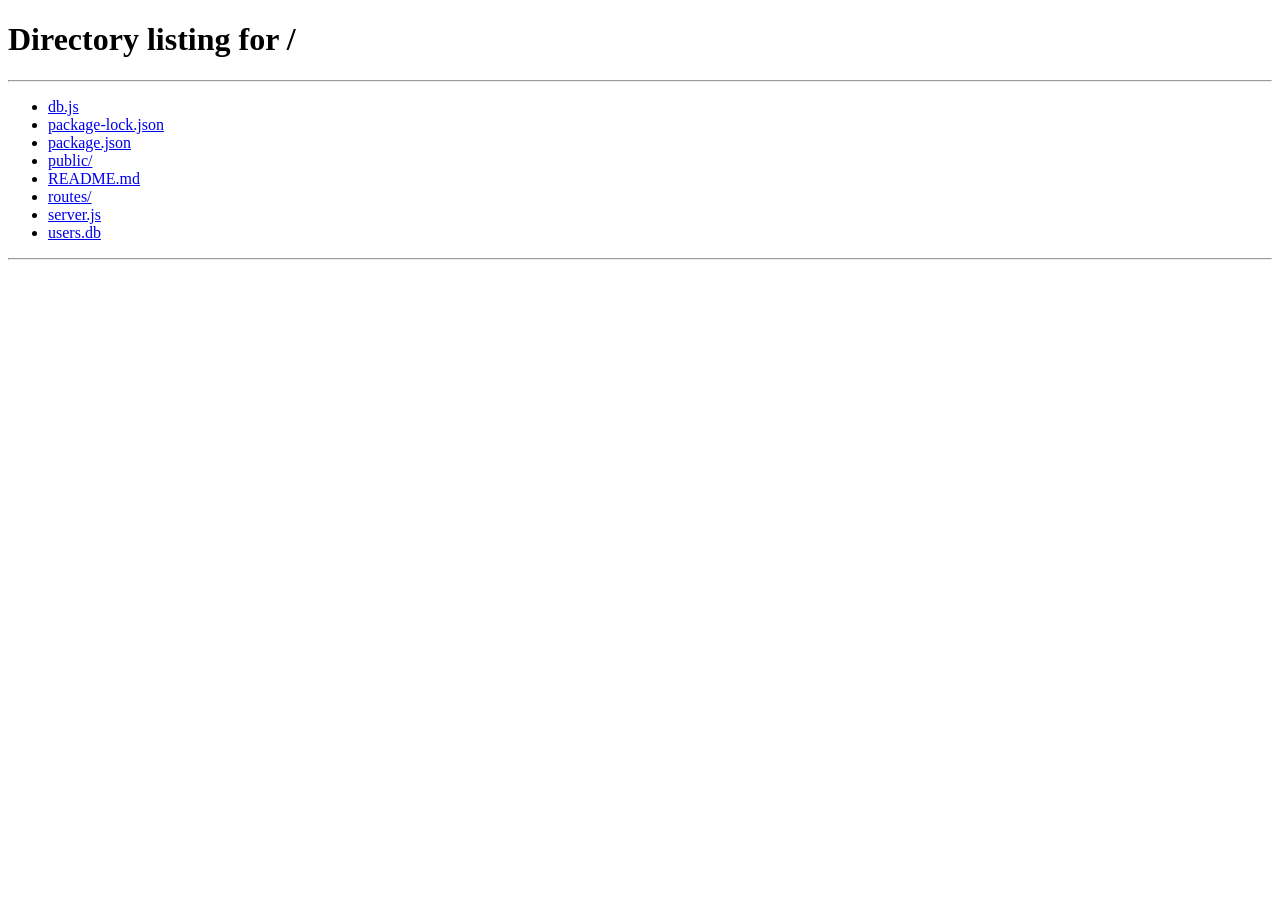
<file: public/recharge.html>
<!DOCTYPE html>
<html lang="zh-CN">
<head>
  <meta charset="UTF-8">
  <meta name="viewport" content="width=device-width, initial-scale=1.0">
  <title>余额充值 - 畅联支付</title>
  <style>
    * { margin: 0; padding: 0; box-sizing: border-box; }
    :root { --primary: #1890ff; --success: #52c41a; --danger: #ff4d4f; --text: #262626; --text-secondary: #8c8c8c; --border: #e8e8e8; --card: #fff; }
    body { font-family: -apple-system, BlinkMacSystemFont, "Segoe UI", "Noto Sans SC", sans-serif; min-height: 100vh; background: #f0f2f5; display: flex; align-items: center; justify-content: center; padding: 20px; }
    .card { background: var(--card); border-radius: 12px; box-shadow: 0 2px 12px rgba(0,0,0,0.08); max-width: 420px; width: 100%; padding: 28px; }
    h1 { font-size: 1.25rem; margin-bottom: 8px; color: var(--text); }
    .balance { font-size: 1.5rem; color: var(--primary); margin-bottom: 24px; }
    .balance span { font-weight: 600; }
    .msg { padding: 10px 12px; border-radius: 8px; margin-bottom: 16px; font-size: 0.9rem; }
    .msg.success { background: #f6ffed; color: #389e0d; border: 1px solid #b7eb8f; }
    .msg.error { background: #fff2f0; color: #cf1322; border: 1px solid #ffccc7; }
    label { display: block; font-weight: 500; margin-bottom: 6px; color: var(--text); font-size: 0.9rem; }
    input, select { width: 100%; padding: 10px 12px; border: 1px solid var(--border); border-radius: 8px; font-size: 1rem; margin-bottom: 16px; }
    button { width: 100%; padding: 12px; background: var(--primary); color: #fff; border: none; border-radius: 8px; font-size: 1rem; font-weight: 500; cursor: pointer; }
    button:hover { opacity: 0.9; }
    button:disabled { opacity: 0.6; cursor: not-allowed; }
    .back { display: inline-block; margin-top: 16px; color: var(--primary); text-decoration: none; font-size: 0.9rem; }
    .back:hover { text-decoration: underline; }
  </style>
</head>
<body>
  <div class="card">
    <h1>余额充值</h1>
    <div class="balance">当前余额：<span id="balance">--</span> ⚡</div>
    <div id="msg"></div>
    <form id="form">
      <label>充值金额（元）</label>
      <input type="number" id="amount" name="amount" min="0.01" step="0.01" placeholder="10.00" required>
      <label>支付方式</label>
      <select id="pay_type" name="pay_type">
        <option value="wechat">微信</option>
        <option value="alipay">支付宝</option>
      </select>
      <button type="submit" id="btn">去支付</button>
    </form>
    <a href="dashboard.html" class="back">← 返回控制台</a>
  </div>
  <script>
    (function () {
      var token = (typeof sessionStorage !== 'undefined' && sessionStorage.getItem('token')) || '';
      if (!token) {
        window.location.href = '/';
        return;
      }
      var params = new URLSearchParams(window.location.search);
      if (params.get('success') === '1') {
        document.getElementById('msg').innerHTML = '<div class="msg success">充值成功，余额已更新</div>';
        document.getElementById('msg').scrollIntoView();
      }
      if (params.get('error') === '1') {
        document.getElementById('msg').innerHTML = '<div class="msg error">支付失败或已取消</div>';
      }

      fetch('/api/wallet', { headers: { 'Authorization': 'Bearer ' + token } })
        .then(function (r) { return r.json(); })
        .then(function (d) {
          var el = document.getElementById('balance');
          if (d && d.balance != null) el.textContent = (Number(d.balance)).toFixed(2);
          else el.textContent = '0.00';
        })
        .catch(function () { document.getElementById('balance').textContent = '0.00'; });

      document.getElementById('form').addEventListener('submit', function (e) {
        e.preventDefault();
        var amount = parseFloat(document.getElementById('amount').value);
        var payType = document.getElementById('pay_type').value;
        if (isNaN(amount) || amount <= 0) {
          alert('请输入有效金额');
          return;
        }
        var btn = document.getElementById('btn');
        btn.disabled = true;
        btn.textContent = '创建订单中...';
        fetch('/api/payunk/create', {
          method: 'POST',
          headers: { 'Content-Type': 'application/json', 'Authorization': 'Bearer ' + token },
          body: JSON.stringify({ amount: amount.toFixed(2), pay_type: payType })
        })
          .then(function (r) { return r.json(); })
          .then(function (d) {
            if (d && d.success && d.url) {
              window.location.href = d.url;
            } else {
              alert(d && d.message ? d.message : '创建订单失败');
              btn.disabled = false;
              btn.textContent = '去支付';
            }
          })
          .catch(function (err) {
            alert('请求失败: ' + (err && err.message ? err.message : ''));
            btn.disabled = false;
            btn.textContent = '去支付';
          });
      });
    })();
  </script>
</body>
</html>
</file>
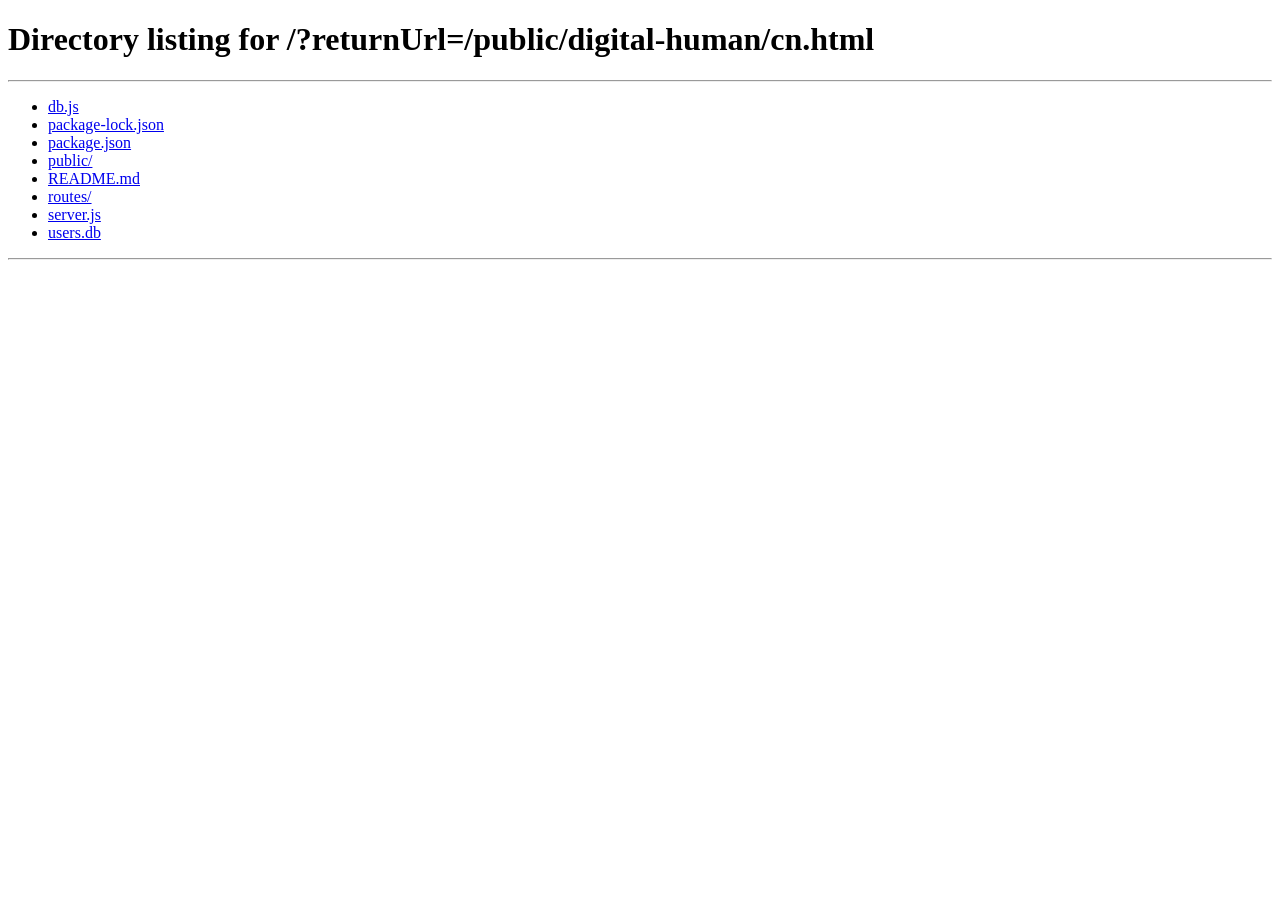
<file: public/digital-human/cn.html>
<!DOCTYPE html>
<html lang="zh-CN">
<head>
  <meta charset="UTF-8">
  <meta name="viewport" content="width=device-width, initial-scale=1.0">
  <title>国内数字人平台 - AI数字人管理系统</title>
  <link rel="preconnect" href="https://fonts.googleapis.com">
  <link href="https://fonts.googleapis.com/css2?family=Noto+Sans+SC:wght@300;400;500;600;700&display=swap" rel="stylesheet">
  <link rel="stylesheet" href="./digital-human-cn.css">
</head>
<body data-back-url="../page.html?page=my-digital-worker">
  <header class="studio-header">
    <div class="studio-title">
      <span>🇨🇳</span>
      <span>国内数字人平台</span>
    </div>
    <div class="studio-header-actions">
      <button class="studio-header-btn" id="dhSettingsBtn" title="设置">⚙️</button>
      <a class="studio-header-btn studio-exit-btn" id="dhExitBtn" href="../page.html?page=my-digital-worker" title="退出">✕</a>
    </div>
  </header>
  
  <div class="studio-body">
  <!-- 左侧图标菜单栏（只有图标，悬停显示文字） -->
  <aside class="studio-sidebar">
    <nav class="studio-nav" id="dhNav">
      <div class="studio-nav-item active" data-menu="create" title="创建数字人">
        <span class="studio-nav-icon">👤</span>
        <span class="studio-nav-text">创建数字人</span>
      </div>
      <div class="studio-nav-item" data-menu="recite" title="诵读文案">
        <span class="studio-nav-icon">📝</span>
        <span class="studio-nav-text">诵读文案</span>
      </div>
      <div class="studio-nav-item" data-menu="promote" title="卖货推送">
        <span class="studio-nav-icon">🛍️</span>
        <span class="studio-nav-text">卖货推送</span>
      </div>
    </nav>
  </aside>
  
  <main class="studio-content" id="dhContent">
    <div class="studio-content-inner">
    <!-- 创建数字人内容 -->
    <div class="content-panel" id="createPanel">
      <!-- 平台选择按钮（最上侧，占满宽度） -->
      <div class="platform-tabs-top">
        <button class="platform-tab-top active" id="createPlatformHeyGen" data-platform="heygen" onclick="switchCreatePlatform('heygen')">
          <span>HeyGen</span>
        </button>
        <button class="platform-tab-top" id="createPlatformYunwu" data-platform="yunwu" onclick="switchCreatePlatform('yunwu')">
          <span>云雾</span>
        </button>
      </div>
      
      <!-- HeyGen平台内容 -->
      <div id="createHeyGenContent">
        <!-- 视频模板列表 -->
        <div style="margin-bottom: 16px;">
          <div style="display: flex; justify-content: space-between; align-items: center; margin-bottom: 10px;">
            <div class="section-title" style="margin: 0;">选择数字人模板</div>
            <button class="btn secondary" id="refreshAvatarBtn" onclick="loadHeyGenAvatars('create')" style="padding: 8px 16px; font-size: 0.85rem;">
              <span id="refreshAvatarIcon">🔄</span>
              <span id="refreshAvatarText">刷新模板</span>
            </button>
          </div>
          <div id="avatarTemplateGrid" style="display: grid; grid-template-columns: repeat(auto-fill, minmax(140px, 1fr)); gap: 12px; margin-bottom: 0; min-height: 180px; max-height: 350px; overflow-y: auto; padding: 8px;">
            <div id="avatarLoadingState" style="text-align: center; color: var(--text-secondary); padding: 40px; grid-column: 1 / -1;">
              <div style="font-size: 2rem; margin-bottom: 12px;">👆</div>
              <div style="font-size: 0.9rem; margin-bottom: 8px;">点击右上角"刷新模板"按钮加载数字人模板</div>
              <div style="font-size: 0.75rem; color: var(--text-secondary); opacity: 0.7;">请确保已配置并测试 HeyGen API Key</div>
            </div>
          </div>
        </div>
        
        <!-- 语音模板列表 -->
        <div style="margin-bottom: 16px;">
          <div style="display: flex; justify-content: space-between; align-items: center; margin-bottom: 10px;">
            <div class="section-title" style="margin: 0;">🎵 选择语音</div>
            <button class="btn secondary" id="refreshVoiceBtn" onclick="loadHeyGenVoices('create')" style="padding: 8px 16px; font-size: 0.85rem;">
              <span id="refreshVoiceIcon">🔄</span>
              <span id="refreshVoiceText">刷新语音</span>
            </button>
          </div>
          <div id="voiceGrid" style="display: grid; grid-template-columns: repeat(auto-fill, minmax(200px, 1fr)); gap: 12px; margin-bottom: 0; min-height: 180px; max-height: 350px; overflow-y: auto; padding: 8px;">
            <div id="voiceLoadingState" style="text-align: center; color: var(--text-secondary); padding: 40px; grid-column: 1 / -1;">
              <div style="font-size: 2.5rem; margin-bottom: 12px; animation: pulse 2s infinite;">⏳</div>
              <div style="font-size: 0.9rem; margin-bottom: 8px;">正在加载语音...</div>
            </div>
          </div>
        </div>
        
        <!-- 语速、音调、音量（同一行占满，自适应） -->
        <div id="audioSettingsSection" class="audio-sliders-row">
          <div class="slider-row">
            <label class="slider-label">⚡ 语速</label>
            <input type="range" class="slider-inline" id="speedSlider" min="0" max="15" value="5" oninput="updateSliderValue('speed')">
            <span class="slider-value-inline" id="speedValue">5</span>
          </div>
          <div class="slider-row">
            <label class="slider-label">🎵 音调</label>
            <input type="range" class="slider-inline" id="pitchSlider" min="0" max="15" value="5" oninput="updateSliderValue('pitch')">
            <span class="slider-value-inline" id="pitchValue">5</span>
          </div>
          <div class="slider-row">
            <label class="slider-label">🔊 音量</label>
            <input type="range" class="slider-inline" id="volumeSlider" min="0" max="15" value="5" oninput="updateSliderValue('volume')">
            <span class="slider-value-inline" id="volumeValue">5</span>
          </div>
        </div>
        
        <!-- 文本框 -->
        <div class="script-input-wrap" style="margin-bottom: 16px;">
          <div class="section-title" style="margin-bottom: 8px;">输入文案</div>
          <div class="script-textarea-wrapper">
            <textarea class="script-textarea" id="scriptInput" placeholder="输入数字人要说的话...&#10;&#10;例如：大家好，欢迎来到我们的直播间！今天给大家带来超值好物..." oninput="updateCharCount()" style="min-height: 100px;"></textarea>
            <span class="char-count-inline" id="charCount">0 / 500 字</span>
          </div>
        </div>
        
        </div>
        
        <!-- 云雾平台内容 -->
        <div id="createYunwuContent" style="display: none;">
        <!-- 上传视频 -->
        <div style="margin-bottom: 16px;">
          <div class="yunwu-upload-card" onclick="document.getElementById('yunwuVideoInput').click()">
            <div class="yunwu-upload-icon-wrapper">
              <span class="yunwu-upload-icon">🎬</span>
              <span class="yunwu-upload-badge">+</span>
            </div>
            <div class="yunwu-upload-title">上传视频</div>
            <a href="javascript:void(0)" class="yunwu-upload-history" onclick="event.stopPropagation(); showYunwuVideoHistory()">历史创作</a>
          </div>
          <input type="file" id="yunwuVideoInput" accept="video/*" style="display: none;" onchange="handleYunwuVideoUpload(event)">
          <div id="yunwuVideoPreview" style="display: none; margin-top: 16px; padding: 16px; background: var(--bg-secondary); border-radius: 12px; border: 1px solid var(--border);">
            <video id="yunwuVideoPreviewElement" controls style="width: 100%; max-height: 300px; border-radius: 8px;"></video>
            <button class="btn secondary" onclick="removeYunwuVideo()" style="margin-top: 12px;">🗑️ 删除</button>
          </div>
        </div>
        
        <!-- 上传音频 -->
        <div style="margin-bottom: 16px;">
          <div class="yunwu-upload-card" onclick="document.getElementById('yunwuAudioInput').click()">
            <div class="yunwu-upload-icon-wrapper">
              <span class="yunwu-upload-icon">🎵</span>
              <span class="yunwu-upload-badge">+</span>
            </div>
            <div class="yunwu-upload-title">上传音频</div>
            <a href="javascript:void(0)" class="yunwu-upload-history" onclick="event.stopPropagation(); showYunwuAudioHistory()">历史创作</a>
          </div>
          <input type="file" id="yunwuAudioInput" accept="audio/*" style="display: none;" onchange="handleYunwuAudioUpload(event)">
          <div id="yunwuAudioPreview" style="display: none; margin-top: 16px; padding: 16px; background: var(--bg-secondary); border-radius: 12px; border: 1px solid var(--border);">
            <audio id="yunwuAudioPreviewElement" controls style="width: 100%;"></audio>
            <button class="btn secondary" onclick="removeYunwuAudio()" style="margin-top: 12px;">🗑️ 删除</button>
          </div>
        </div>
        
        <!-- 文本框 -->
        <div class="script-input-wrap" style="margin-bottom: 16px;">
          <div class="section-title" style="margin-bottom: 8px;">输入文案</div>
          <div class="script-textarea-wrapper">
            <textarea class="script-textarea" id="yunwuScriptInput" placeholder="输入数字人要说的话（可选）..." oninput="updateYunwuCharCount()" style="min-height: 100px;"></textarea>
            <span class="char-count-inline" id="yunwuCharCount">0 / 500 字</span>
          </div>
        </div>
        
        </div>
      </div>
      
      <!-- 底部固定栏：左下角 HeyGen=音频格式 / 云雾=生成视频模式，右侧生成按钮 -->
      <div class="create-bottom-bar" id="createBottomBar">
        <div class="bottom-bar-left">
          <select class="bottom-bar-format-select" id="formatSelect" title="音频格式">
            <option value="wav">WAV</option>
            <option value="mp3">MP3</option>
          </select>
          <select class="bottom-bar-format-select" id="videoModeSelect" title="生成视频模式" style="display: none;">
            <option value="std">标准模式</option>
            <option value="pro">专家模式</option>
          </select>
        </div>
        <button class="bottom-bar-generate-btn" id="createBottomBarGenerateBtn" onclick="handleBottomBarGenerate()">生成</button>
      </div>
    
    <!-- 旧步骤内容（已废弃，保留以防引用） -->
    <div class="step-content" id="step2Content" style="display: none;">
    <div class="step-content active" id="step2Content">
      <div class="step-card">
        <h3>👤 选择数字人形象 <span class="step-badge">步骤 2/3</span></h3>
        
        <!-- 重要提示：此步骤为可选 -->
        <div class="platform-notice" style="background: linear-gradient(135deg, rgba(24, 144, 255, 0.15) 0%, rgba(114, 46, 209, 0.1) 100%); border: 2px solid var(--primary); border-radius: 16px; padding: 20px; margin-bottom: 24px;">
          <div style="display: flex; align-items: flex-start; gap: 16px;">
            <div style="font-size: 2rem; line-height: 1;">✨</div>
            <div style="flex: 1;" id="platformNoticeContent">
              <div style="font-size: 1.1rem; font-weight: 600; color: var(--primary); margin-bottom: 8px;">
                HeyGen 平台说明
              </div>
              <div style="font-size: 0.95rem; color: var(--text-primary); line-height: 1.8;">
                <strong>系统将自动从 HeyGen 平台选择数字人形象进行视频生成。</strong><br>
                • HeyGen 平台提供 1287+ 种数字人形象供您选择<br>
                • 您可以跳过此步骤，直接进入下一步配置生成<br>
                • 下方的上传和录制功能为<strong style="color: var(--primary);">可选操作</strong>，仅作为参考
              </div>
            </div>
          </div>
        </div>
        
        <!-- 形象选择方式切换 -->
        <div style="margin-bottom: 24px;">
          <div style="display: flex; justify-content: space-between; align-items: center; margin-bottom: 16px; flex-wrap: wrap; gap: 12px;">
            <div class="section-title" style="margin: 0;">选择形象方式</div>
            <div style="background: rgba(24, 144, 255, 0.08); border: 1px solid var(--primary); border-radius: 8px; padding: 8px 12px; font-size: 0.85rem; color: var(--text-secondary); white-space: nowrap;">
              💡 提示：请选择一种方式，不能同时使用
            </div>
          </div>
          <div class="tab-buttons" style="margin-bottom: 20px;">
            <button class="tab-button active" id="avatarModeTemplate" onclick="switchAvatarMode('template')">🎨 选择模板</button>
            <button class="tab-button" id="avatarModeUpload" onclick="switchAvatarMode('upload')" style="display: none;">📎 上传参考文件</button>
            <button class="tab-button" id="avatarModeRecord" onclick="switchAvatarMode('record')" style="display: none;">🎬 实时录制</button>
          </div>
          <div id="heygenModeNotice" style="display: none; background: rgba(255, 193, 7, 0.1); border: 1px solid rgba(255, 193, 7, 0.3); border-radius: 12px; padding: 12px; margin-bottom: 16px; font-size: 0.9rem; color: var(--text-secondary);">
            <strong style="color: var(--warning);">💡 提示：</strong>HeyGen 平台仅支持从模板选择数字人形象，不支持上传视频/音频文件或实时录制。如需使用自定义音频，请通过 HeyGen 平台的 Upload Asset API 上传后使用 asset_id。
          </div>
        </div>
        
        <!-- 选择模板区域 -->
        <div id="templateSelectionSection" style="margin-bottom: 32px;">
          <!-- 数字人模板选择 -->
          <div style="margin-bottom: 32px;">
            <div style="display: flex; justify-content: space-between; align-items: center; margin-bottom: 16px;">
              <div class="section-title" style="margin: 0;">选择数字人模板</div>
              <button class="btn secondary" id="refreshAvatarBtn" onclick="loadHeyGenAvatars('create')" style="padding: 8px 16px; font-size: 0.85rem; position: relative;">
                <span id="refreshAvatarIcon">🔄</span>
                <span id="refreshAvatarText">刷新模板</span>
              </button>
            </div>
            <div id="avatarTemplateGrid" style="display: grid; grid-template-columns: repeat(auto-fill, minmax(140px, 1fr)); gap: 16px; margin-bottom: 24px; min-height: 200px; max-height: 600px; overflow-y: auto; padding: 8px;">
              <div id="avatarLoadingState" style="text-align: center; color: var(--text-secondary); padding: 40px; grid-column: 1 / -1;">
                <div style="font-size: 2rem; margin-bottom: 12px;">👆</div>
                <div style="font-size: 0.9rem; margin-bottom: 8px;">点击右上角"刷新模板"按钮加载数字人模板</div>
                <div style="font-size: 0.75rem; color: var(--text-secondary); opacity: 0.7;">请确保已配置并测试 HeyGen API Key</div>
              </div>
            </div>
            
            <!-- 模板视频预览区域 -->
            <div id="templatePreviewSection" style="display: none; margin-top: 24px; margin-bottom: 24px;">
              <div class="section-title">模板预览</div>
              <div style="background: var(--bg-secondary); border-radius: 12px; padding: 20px; border: 2px solid var(--primary);">
                <div id="templatePreviewContent" style="text-align: center; color: var(--text-secondary);">
                  <div style="font-size: 2rem; margin-bottom: 12px;">⏳</div>
                  <div>正在加载预览...</div>
                </div>
              </div>
            </div>
            <!-- 加载更多按钮 -->
            <div id="loadMoreContainer" style="text-align: center; margin-bottom: 16px; display: none;">
              <button class="btn secondary" id="loadMoreBtn" onclick="loadMoreAvatars('create')" style="padding: 10px 24px;">
                <span id="loadMoreText">加载更多模板</span>
                <span id="loadMoreIcon" style="margin-left: 8px;">⬇️</span>
              </button>
            </div>
            <!-- 分页控制 -->
            <div id="paginationContainer" style="display: flex; justify-content: center; align-items: center; gap: 8px; margin-bottom: 16px; display: none;">
              <button class="btn secondary" id="prevPageBtn" onclick="changePage(-1)" style="padding: 8px 16px; font-size: 0.85rem;" disabled>上一页</button>
              <span id="pageInfo" style="font-size: 0.9rem; color: var(--text-secondary); padding: 0 16px;">第 1 页，共 1 页</span>
              <button class="btn secondary" id="nextPageBtn" onclick="changePage(1)" style="padding: 8px 16px; font-size: 0.85rem;">下一页</button>
            </div>
            <div style="background: rgba(24, 144, 255, 0.08); border: 1px solid var(--primary); border-radius: 12px; padding: 12px; font-size: 0.9rem; color: var(--text-secondary); text-align: center;">
              💡 提示：选择一个模板后，系统将使用该数字人形象生成视频。您也可以跳过选择，系统将自动选择默认形象。
            </div>
          </div>
        </div>
        
        <!-- 上传参考文件区域 -->
        <div id="uploadReferenceSection" style="display: none; margin-bottom: 32px;">
          <div id="uploadSectionHint" style="background: rgba(255, 193, 7, 0.1); border: 1px solid rgba(255, 193, 7, 0.3); border-radius: 12px; padding: 16px; margin-bottom: 20px;">
            <div style="display: flex; align-items: center; gap: 12px; margin-bottom: 8px;">
              <span style="font-size: 1.2rem;">⚠️</span>
              <strong style="color: var(--warning);">重要提示</strong>
            </div>
            <div id="uploadSectionHintText" style="font-size: 0.9rem; color: var(--text-secondary); line-height: 1.6;">
              上传参考文件时，需要<strong style="color: var(--primary);">同时上传视频和音频</strong>。视频提供形象参考，音频提供语音参考。
            </div>
          </div>
          
          <div style="display: grid; grid-template-columns: 1fr 1fr; gap: 20px; margin-bottom: 20px;">
            <!-- 视频上传区域 -->
            <div>
              <div style="background: rgba(24, 144, 255, 0.08); border: 1px solid var(--primary); border-radius: 12px; padding: 16px; margin-bottom: 16px;">
                <div style="display: flex; align-items: center; gap: 12px; margin-bottom: 8px;">
                  <span style="font-size: 1.2rem;">📋</span>
                  <strong>视频要求</strong>
                </div>
                <div style="font-size: 0.9rem; color: var(--text-secondary); line-height: 1.8;">
                  • <strong>时长：</strong>建议 10-60 秒<br>
                  • <strong>内容：</strong>人物清晰可见，正面或半侧面为佳<br>
                  • <strong>格式：</strong>MP4、WebM、MOV 等常见格式<br>
                  • <strong>分辨率：</strong>建议 720p 以上
                </div>
              </div>
              
              <div class="upload-area" id="uploadArea" ondrop="handleDrop(event)" ondragover="handleDragOver(event)" ondragleave="handleDragLeave(event)" style="min-height: 200px;">
                <input type="file" id="uploadFile" accept="video/*" style="display: none;" onchange="handleVideoFileUpload(this)">
                <div class="upload-icon-large">🎬</div>
                <div class="upload-text-large">点击或拖拽视频到此处上传</div>
                <div class="upload-hint">支持 MP4、WebM、MOV 格式</div>
                <button class="btn secondary" style="margin-top: 20px;" onclick="document.getElementById('uploadFile').click()">选择视频文件</button>
              </div>
              
              <!-- 视频/图片预览区域 -->
              <div id="videoPreviewSection" style="display: none; margin-top: 16px;">
                <div class="section-title">预览</div>
                <div style="background: var(--bg-secondary); border-radius: 12px; padding: 16px; border: 1px solid var(--border);">
                  <video id="uploadedVideoPreview" controls style="width: 100%; max-height: 200px; border-radius: 8px; margin-bottom: 12px;"></video>
                  <img id="uploadedImagePreview" alt="上传的图片" style="display: none; width: 100%; max-height: 200px; object-fit: contain; border-radius: 8px; margin-bottom: 12px;">
                  <div style="display: flex; justify-content: space-between; align-items: center;">
                    <div style="font-size: 0.85rem; color: var(--text-secondary);">
                      <div>文件名：<span id="videoFileName">-</span></div>
                      <div style="margin-top: 4px;">时长：<span id="videoDuration">-</span></div>
                    </div>
                    <button class="btn secondary" style="padding: 6px 12px; font-size: 0.8rem;" onclick="removeUploadedVideo()">🗑️ 删除</button>
                  </div>
                </div>
              </div>
            </div>
            
            <!-- 音频上传区域 -->
            <div>
              <div style="background: rgba(24, 144, 255, 0.08); border: 1px solid var(--primary); border-radius: 12px; padding: 16px; margin-bottom: 16px;">
                <div style="display: flex; align-items: center; gap: 12px; margin-bottom: 8px;">
                  <span style="font-size: 1.2rem;">📋</span>
                  <strong>音频要求</strong>
                </div>
                <div style="font-size: 0.9rem; color: var(--text-secondary); line-height: 1.8;">
                  • <strong>格式：</strong>MP3、WAV、M4A、AAC（不支持WebM录制格式）<br>
                  • <strong>大小：</strong>≤5MB<br>
                  • <strong>时长：</strong>2~60秒<br>
                  • <strong>质量：</strong>建议清晰，无背景噪音
                </div>
              </div>
              
              <div class="upload-area" id="uploadAudioArea" ondrop="handleAudioDrop(event)" ondragover="handleDragOver(event)" ondragleave="handleDragLeave(event)" style="min-height: 200px;">
                <input type="file" id="uploadAudioFile" accept="audio/mpeg,audio/mp3,audio/wav,audio/wave,audio/x-wav,audio/mp4,audio/m4a,audio/x-m4a,audio/aac,.mp3,.wav,.m4a,.aac" style="display: none;" onchange="handleAudioFileUpload(this)">
                <div class="upload-icon-large">🎵</div>
                <div class="upload-text-large">点击或拖拽音频到此处上传</div>
                <div class="upload-hint">支持 MP3、WAV、M4A、AAC 格式，≤5MB，2~60秒</div>
                <button class="btn secondary" style="margin-top: 20px;" onclick="document.getElementById('uploadAudioFile').click()">选择音频文件</button>
              </div>
              
              <!-- 音频预览区域 -->
              <div id="audioPreviewSection" style="display: none; margin-top: 16px;">
                <div class="section-title">音频预览</div>
                <div style="background: var(--bg-secondary); border-radius: 12px; padding: 16px; border: 1px solid var(--border);">
                  <audio id="uploadedAudioPreview" controls style="width: 100%; margin-bottom: 12px;"></audio>
                  <div style="display: flex; justify-content: space-between; align-items: center;">
                    <div style="font-size: 0.85rem; color: var(--text-secondary);">
                      <div>文件名：<span id="audioFileName">-</span></div>
                      <div style="margin-top: 4px;">大小：<span id="audioFileSize">-</span></div>
                    </div>
                    <button class="btn secondary" style="padding: 6px 12px; font-size: 0.8rem;" onclick="removeUploadedAudio()">🗑️ 删除</button>
                  </div>
                </div>
              </div>
            </div>
          </div>
          
          <!-- 确认按钮 -->
          <div style="margin-top: 24px; text-align: center;">
            <button id="uploadConfirmBtn" class="btn primary" style="padding: 12px 32px; font-size: 1rem; font-weight: 600;" onclick="confirmVideoAndAudioSelection()">
              ✅ 确认使用此视频和音频
            </button>
          </div>
        </div>
        
        <!-- 实时录制区域 -->
        <div id="recordSection" style="display: none; margin-bottom: 32px;">
          <div style="background: rgba(255, 193, 7, 0.1); border: 1px solid rgba(255, 193, 7, 0.3); border-radius: 12px; padding: 16px; margin-bottom: 20px;">
            <div style="display: flex; align-items: center; gap: 12px; margin-bottom: 8px;">
              <span style="font-size: 1.2rem;">⚠️</span>
              <strong style="color: var(--warning);">重要提示</strong>
            </div>
            <div style="font-size: 0.9rem; color: var(--text-secondary); line-height: 1.6;">
              实时录制时，需要<strong style="color: var(--primary);">同时录制视频和音频</strong>。视频提供形象参考，音频提供语音参考。
            </div>
          </div>
          
          <div id="permissionHint" style="background: rgba(24, 144, 255, 0.08); border: 1px solid var(--primary); border-radius: 12px; padding: 16px; margin-bottom: 20px;">
            <div style="display: flex; align-items: flex-start; gap: 12px;">
              <span style="font-size: 1.2rem;">💡</span>
              <div style="flex: 1;">
                <strong style="display: block; margin-bottom: 8px;">使用说明</strong>
                <div style="font-size: 0.9rem; color: var(--text-secondary); line-height: 1.8;">
                  • 点击录制按钮时，浏览器会弹出权限请求窗口<br>
                  • 请点击"允许"以启用录制功能<br>
                  • 需要<strong style="color: var(--primary);">同时录制视频和音频</strong>才能提交<br>
                  • 如果浏览器没有弹出权限请求窗口，可能是因为之前已经拒绝过权限<br>
                  • 此时请点击浏览器地址栏左侧的锁图标，将权限设置为"允许"后刷新页面
                </div>
              </div>
            </div>
          </div>
          
          <div class="record-section" style="display: grid; grid-template-columns: 1fr 1fr; gap: 20px; margin-bottom: 20px;">
            <div class="record-item">
              <div style="text-align: center; margin-bottom: 12px;">
                <strong style="color: var(--primary);">📹 录制视频</strong>
              </div>
              <button class="record-btn" id="recordVideoBtn" onclick="toggleVideoRecording()">
                <span class="record-icon">📹</span>
                <span class="record-text">录制视频</span>
              </button>
              <div class="record-preview" id="videoRecordPreview" style="display: none;">
                <video id="recordedVideo" controls style="max-width: 100%; max-height: 200px; border-radius: 8px;"></video>
                <div class="record-actions">
                  <button class="record-action-btn" onclick="playRecordedVideo()">▶️ 播放</button>
                  <button class="record-action-btn" onclick="removeRecordedVideo()">🗑️ 删除</button>
                </div>
              </div>
            </div>
            
            <div class="record-item">
              <div style="text-align: center; margin-bottom: 12px;">
                <strong style="color: var(--primary);">🎙️ 录制音频</strong>
              </div>
              <button class="record-btn" id="recordAudioBtn" onclick="toggleAudioRecording()">
                <span class="record-icon">🎙️</span>
                <span class="record-text">录制语音</span>
              </button>
              <div class="record-preview" id="audioRecordPreview" style="display: none;">
                <audio id="recordedAudio" controls style="width: 100%;"></audio>
                <div class="record-actions">
                  <button class="record-action-btn" onclick="playRecordedAudio()">▶️ 播放</button>
                  <button class="record-action-btn" onclick="removeRecordedAudio()">🗑️ 删除</button>
                </div>
              </div>
            </div>
          </div>
          
          <div class="record-status" id="recordStatus" style="display: none;">
            <span class="record-dot"></span>
            <span id="recordTime">00:00</span>
          </div>
          
          <!-- 确认按钮 -->
          <div style="margin-top: 24px; text-align: center;">
            <button class="btn primary" style="padding: 12px 32px; font-size: 1rem; font-weight: 600;" onclick="confirmRecordedVideoAndAudio()">
              ✅ 确认使用录制的视频和音频
            </button>
          </div>
        </div>
        
        <!-- 语音选择（仅在模板模式下显示） -->
        <div id="voiceSelectionSection" style="margin-bottom: 32px;">
          <div style="display: flex; justify-content: space-between; align-items: center; margin-bottom: 16px;">
            <div class="section-title" style="margin: 0;">🎵 选择语音</div>
            <button class="btn secondary" id="refreshVoiceBtn" onclick="loadHeyGenVoices('create')" style="padding: 8px 16px; font-size: 0.85rem; position: relative;">
              <span id="refreshVoiceIcon">🔄</span>
              <span id="refreshVoiceText">刷新语音</span>
            </button>
          </div>
          
          <!-- 搜索框 -->
          <div style="margin-bottom: 16px;">
            <input 
              type="text" 
              id="voiceSearchInput" 
              placeholder="🔍 搜索语音（按名称、语言、性别）..." 
              oninput="filterVoices()"
              style="width: 100%; padding: 12px 16px; font-size: 0.95rem; background: var(--bg-secondary); border: 2px solid var(--border); border-radius: 12px; color: var(--text-primary); transition: all 0.3s;"
              onfocus="this.style.borderColor='var(--primary)'; this.style.boxShadow='0 0 0 3px rgba(24, 144, 255, 0.1)';"
              onblur="this.style.borderColor='var(--border)'; this.style.boxShadow='none';">
          </div>
          
          <!-- 语音网格容器 -->
          <div id="voiceGrid" style="display: grid; grid-template-columns: repeat(auto-fill, minmax(200px, 1fr)); gap: 16px; margin-bottom: 24px; min-height: 200px; max-height: 600px; overflow-y: auto; padding: 8px;">
            <div id="voiceLoadingState" style="text-align: center; color: var(--text-secondary); padding: 40px; grid-column: 1 / -1;">
              <div style="font-size: 2.5rem; margin-bottom: 12px; animation: pulse 2s infinite;">⏳</div>
              <div style="font-size: 0.9rem; margin-bottom: 8px;">正在加载语音...</div>
              <div style="font-size: 0.75rem; color: var(--text-secondary); opacity: 0.7;">请稍候，正在从 HeyGen 平台获取语音列表</div>
            </div>
          </div>
          
        </div>
        
        <div class="step-actions" style="margin-top: 32px; padding-top: 24px; border-top: 2px solid var(--border);">
          <button class="step-btn prev" onclick="goToStep(1)">← 上一步</button>
          <button class="step-btn next primary" onclick="goToStep(3)" style="background: var(--primary); color: white; font-weight: 600;">
            下一步：配置生成 →
          </button>
        </div>
      </div>
    </div>
    
    <!-- 步骤3：配置生成 -->
    <div class="step-content" id="step3Content">
      <div class="step-card">
        <h3>🎛️ 配置生成 <span class="step-badge">步骤 3/3</span></h3>
        
        <!-- 视频形象预览 -->
        <div id="step3VideoPreview" style="margin-bottom: 32px; padding: 20px; background: var(--bg-secondary); border-radius: 12px; border: 1px solid var(--border);">
          <div class="section-title">数字人视频形象</div>
          <div id="step3VideoDisplay" style="text-align: center; color: var(--text-secondary);">
            请返回上一步选择视频形象
          </div>
        </div>
        
        <div class="section-title">输入文案</div>
        <div id="scriptInputSection">
          <textarea class="script-textarea" id="scriptInput" placeholder="输入数字人要说的话...&#10;&#10;例如：大家好，欢迎来到我们的直播间！今天给大家带来超值好物..." oninput="updateCharCount()" style="min-height: 120px;"></textarea>
          <div class="char-count" id="charCount">0 / 500 字</div>
        </div>
        
        <!-- 云雾可灵数字人专用提示：必须提供音频 -->
        <div id="yunwuAudioHint" style="display: none; background: linear-gradient(135deg, rgba(24, 144, 255, 0.12), rgba(82, 196, 26, 0.08)); border: 1px solid var(--primary); border-radius: 12px; padding: 16px; margin-top: 16px; margin-bottom: 24px; font-size: 0.9rem; color: var(--text-secondary); line-height: 1.8;">
          <div style="display: flex; align-items: flex-start; gap: 12px;">
            <span style="font-size: 1.2rem; flex-shrink: 0;">💡</span>
            <div>
              <strong style="color: var(--primary); display: block; margin-bottom: 6px;">云雾可灵数字人提示</strong>
              <div>• 可灵数字人接口<strong>必须提供音频</strong>，请确保已在步骤2上传音频文件<br>
              • 音频支持 .mp3/.wav/.m4a/.aac，时长 2~60 秒，文件 ≤5MB<br>
              • 上方文案为<strong>可选项</strong>，仅作备注，生成以音频为准</div>
            </div>
          </div>
        </div>
        <div class="section-title" style="margin-top: 24px;">音频设置</div>
        <div id="audioSettingsSection">
          <div class="options-grid">
            <div class="option-group">
              <label>音频格式</label>
              <select class="option-select" id="formatSelect">
              <option value="wav">WAV (高质量)</option>
              <option value="mp3">MP3 (通用)</option>
            </select>
          </div>
        </div>
        
        <div class="slider-group">
          <div class="slider-header">
            <label>⚡ 语速</label>
            <span class="slider-value" id="speedValue">5</span>
          </div>
          <input type="range" class="slider" id="speedSlider" min="0" max="15" value="5" oninput="updateSliderValue('speed')">
        </div>
        
        <div class="slider-group">
          <div class="slider-header">
            <label>🎵 音调</label>
            <span class="slider-value" id="pitchValue">5</span>
          </div>
          <input type="range" class="slider" id="pitchSlider" min="0" max="15" value="5" oninput="updateSliderValue('pitch')">
        </div>
        
        <div class="slider-group">
          <div class="slider-header">
            <label>🔊 音量</label>
            <span class="slider-value" id="volumeValue">5</span>
          </div>
          <input type="range" class="slider" id="volumeSlider" min="0" max="15" value="5" oninput="updateSliderValue('volume')">
        </div>
        </div>
        
        <div class="section-title" style="margin-top: 32px;">数字人信息</div>
        <div class="form-group" style="margin-bottom: 16px;">
          <label>数字人名称</label>
          <input type="text" id="digitalHumanName" placeholder="给您的数字人起个名字" style="width: 100%; padding: 12px; background: var(--bg-secondary); border: 1px solid var(--border); border-radius: 8px; color: var(--text-primary);">
        </div>
        <div class="form-group" style="margin-bottom: 16px;">
          <label>数字人描述</label>
          <textarea id="digitalHumanDesc" placeholder="描述数字人的特点和用途..." style="width: 100%; min-height: 100px; padding: 12px; background: var(--bg-secondary); border: 1px solid var(--border); border-radius: 8px; color: var(--text-primary); resize: vertical;"></textarea>
        </div>
        
        <div class="step-actions">
          <button class="step-btn prev" onclick="goToStep(2)">← 上一步</button>
          <button class="step-btn next" onclick="createDigitalHuman()">🚀 生成数字人</button>
        </div>
      </div>
    </div>
      </div>
    </div>
    
    <!-- 诵读文案面板（仅云雾） -->
    <div class="content-panel hidden" id="recitePanel">
      <!-- 云雾：上传视频 + 上传音频（双卡片，参考创建数字人样式）→ 选择数字人/视频 → 生成 -->
      <div id="reciteYunwuSection" style="display: block;">
        <!-- 上传视频 / 上传音频 各占一行 -->
        <div class="recite-upload-row" style="display: grid; grid-template-columns: 1fr; gap: 16px; margin-bottom: 16px;">
          <!-- 上传视频：选中后预览放在上传框内 -->
          <div class="yunwu-upload-card-wrapper">
            <div class="yunwu-upload-card" id="reciteVideoCard">
              <div class="yunwu-upload-card-default" id="reciteVideoCardDefault" onclick="document.getElementById('reciteVideoInput').click()">
                <div class="yunwu-upload-icon-wrapper">
                  <span class="yunwu-upload-icon">🎬</span>
                  <span class="yunwu-upload-badge">+</span>
                </div>
                <div class="yunwu-upload-title">上传视频</div>
                <a href="javascript:void(0)" class="yunwu-upload-history" onclick="event.stopPropagation(); openReciteSelectDigitalHumanModal()">选择数字人</a>
              </div>
              <div id="reciteSelectedVideoInfo" class="yunwu-upload-card-preview" style="display: none;">
                <div class="yunwu-upload-preview-header">
                  <div><div class="yunwu-upload-preview-title">已选择视频</div><div id="reciteSelectedVideoName" class="yunwu-upload-preview-name"></div></div>
                  <button type="button" class="btn secondary" onclick="event.stopPropagation(); clearReciteSelectedVideo()">清除</button>
                </div>
                <video id="reciteSelectedVideoPreview" controls class="yunwu-upload-preview-media"></video>
              </div>
            </div>
            <input type="file" id="reciteVideoInput" accept="video/*" style="display: none;" onchange="handleReciteVideoUpload(event)">
          </div>
          <!-- 上传音频：选中后预览放在上传框内 -->
          <div class="yunwu-upload-card-wrapper">
            <div class="yunwu-upload-card" id="reciteAudioCard">
              <div class="yunwu-upload-card-default" id="reciteAudioCardDefault" onclick="document.getElementById('reciteUploadAudioInput').click()">
                <div class="yunwu-upload-icon-wrapper">
                  <span class="yunwu-upload-icon">🎵</span>
                  <span class="yunwu-upload-badge">+</span>
                </div>
                <div class="yunwu-upload-title">上传音频</div>
                <a href="javascript:void(0)" class="yunwu-upload-history" onclick="event.stopPropagation(); openReciteTTSModal()">使用TTS合成音频</a>
              </div>
              <div id="reciteSelectedAudioInfo" class="yunwu-upload-card-preview" style="display: none;">
                <div class="yunwu-upload-preview-header">
                  <div><div class="yunwu-upload-preview-title">已选择音频</div><div id="reciteSelectedAudioName" class="yunwu-upload-preview-name"></div></div>
                  <button type="button" class="btn secondary" onclick="event.stopPropagation(); clearReciteSelectedAudio()">清除</button>
                </div>
                <audio id="reciteSelectedAudioPreview" controls class="yunwu-upload-preview-media"></audio>
              </div>
            </div>
            <input type="file" id="reciteUploadAudioInput" accept="audio/*" style="display: none;" onchange="handleReciteAudioUpload(event)">
          </div>
        </div>
        <!-- 生成视频（对口型）参数：无步骤编号，一步完成 -->
        <div class="recite-block" style="margin-bottom: 16px;">
          <div class="section-title" style="margin-bottom: 10px;">生成视频（对口型）</div>
          <div style="margin-bottom: 12px; padding: 12px; background: var(--bg-secondary); border-radius: 8px; border: 1px solid var(--border);">
            <div style="display: grid; grid-template-columns: 1fr 1fr; gap: 12px; margin-bottom: 12px;">
              <div><label style="display: block; margin-bottom: 6px; font-size: 0.85rem; font-weight: 600;">音频裁剪起点(ms)</label><input type="number" id="reciteSoundStartTime" min="0" value="0" placeholder="0" style="width: 100%; padding: 8px 10px; border-radius: 6px; border: 1px solid var(--border); background: var(--bg-primary); color: var(--text-primary); font-size: 0.9rem;"></div>
              <div><label style="display: block; margin-bottom: 6px; font-size: 0.85rem; font-weight: 600;">音频裁剪终点(ms)</label><input type="number" id="reciteSoundEndTime" min="2000" value="5000" placeholder="5000" style="width: 100%; padding: 8px 10px; border-radius: 6px; border: 1px solid var(--border); background: var(--bg-primary); color: var(--text-primary); font-size: 0.9rem;"></div>
            </div>
            <div style="margin-bottom: 0;"><label style="display: block; margin-bottom: 6px; font-size: 0.85rem; font-weight: 600;">裁剪后音频插入时间(ms)</label><input type="number" id="reciteSoundInsertTime" min="0" value="1000" placeholder="1000" style="width: 100%; padding: 8px 10px; border-radius: 6px; border: 1px solid var(--border); background: var(--bg-primary); color: var(--text-primary); font-size: 0.9rem;"></div>
          </div>
        </div>
      </div>
      
      <!-- 底部固定栏：音频音量/原视频音量改为下拉框滑动按钮 + 生成按钮 -->
      <div class="create-bottom-bar recite-bottom-bar" id="reciteBottomBar">
        <div class="recite-bottom-bar-sliders">
          <div class="recite-bottom-bar-dropdown-slider">
            <button type="button" class="recite-bottom-bar-slider-btn" id="reciteSoundVolumeBtn" onclick="toggleReciteSliderDropdown('reciteSoundVolume')">
              <span class="recite-bottom-bar-slider-btn-text">音频音量大小</span>
              <span id="reciteSoundVolumeValue" class="recite-bottom-bar-slider-value">1</span>
              <span class="recite-bottom-bar-slider-arrow">▼</span>
            </button>
            <div class="recite-bottom-bar-slider-dropdown" id="reciteSoundVolumeDropdown">
              <input type="range" id="reciteSoundVolume" class="recite-bottom-bar-slider" min="0" max="2" step="0.1" value="1">
            </div>
          </div>
          <div class="recite-bottom-bar-dropdown-slider">
            <button type="button" class="recite-bottom-bar-slider-btn" id="reciteOriginalAudioVolumeBtn" onclick="toggleReciteSliderDropdown('reciteOriginalAudioVolume')">
              <span class="recite-bottom-bar-slider-btn-text">原始视频音量大小</span>
              <span id="reciteOriginalAudioVolumeValue" class="recite-bottom-bar-slider-value">1</span>
              <span class="recite-bottom-bar-slider-arrow">▼</span>
            </button>
            <div class="recite-bottom-bar-slider-dropdown" id="reciteOriginalAudioVolumeDropdown">
              <input type="range" id="reciteOriginalAudioVolume" class="recite-bottom-bar-slider" min="0" max="2" step="0.1" value="1">
            </div>
          </div>
        </div>
        <button class="bottom-bar-generate-btn" id="reciteBottomBarGenerateBtn" onclick="handleReciteBottomBarGenerate()">生成</button>
      </div>
    </div>
    
    <!-- 卖货推送面板（仅云雾） -->
    <div class="content-panel hidden" id="promotePanel">
      <!-- 云雾：多图参考生视频 -->
      <div id="promoteYunwuSection" style="display: block;">
        <div style="margin-bottom: 16px;">
          <div class="section-title" style="margin-bottom: 8px;">人物图片 <span style="color: var(--primary); font-weight: normal;">(必填，1张)</span></div>
          <div id="promotePersonImagesList" style="display: grid; grid-template-columns: repeat(auto-fill, minmax(140px, 1fr)); gap: 12px; margin-bottom: 12px;"></div>
          <button type="button" class="btn secondary" onclick="addPromotePersonImage()" id="promoteAddPersonImageBtn" style="width: 100%; padding: 12px;">➕ 上传人物图片</button>
          <input type="file" id="promotePersonImageInput" accept="image/*" style="display: none;" onchange="handlePromotePersonImageUpload(event)">
        </div>
        <div style="margin-bottom: 16px;">
          <div class="section-title" style="margin-bottom: 8px;">物品图片 <span style="color: var(--text-secondary); font-weight: normal;">(可选，最多3张)</span></div>
          <div id="promoteProductImagesList" style="display: grid; grid-template-columns: repeat(auto-fill, minmax(140px, 1fr)); gap: 12px; margin-bottom: 12px;"></div>
          <button type="button" class="btn secondary" onclick="addPromoteProductImage()" id="promoteAddProductImageBtn" style="width: 100%; padding: 12px;">➕ 添加物品图片</button>
          <input type="file" id="promoteProductImageInput" accept="image/*" multiple style="display: none;" onchange="handlePromoteProductImageUpload(event)">
        </div>
        <div class="script-input-wrap" style="margin-bottom: 16px;">
          <div class="section-title" style="margin-bottom: 8px;">正向提示词 <span style="color: var(--primary); font-weight: normal;">(必填)</span></div>
          <div class="script-textarea-wrapper">
            <textarea id="promotePrompt" class="script-textarea" placeholder="描述视频内容，不能超过2500字符..." rows="4" maxlength="2500" oninput="updatePromotePromptCount()" style="min-height: 80px;"></textarea>
            <span class="char-count-inline"><span id="promotePromptCount">0</span> / 2500 字</span>
          </div>
        </div>
        <div class="script-input-wrap" style="margin-bottom: 16px;">
          <div class="section-title" style="margin-bottom: 8px;">负向提示词 <span style="color: var(--text-secondary); font-weight: normal;">(可选)</span></div>
          <textarea id="promoteNegativePrompt" class="script-textarea" placeholder="不想要的元素..." rows="3" maxlength="2500" style="min-height: 60px; padding: 10px 12px 28px 12px; width: 100%; box-sizing: border-box; border-radius: 8px; border: 1px solid var(--border); background: var(--bg-secondary); color: var(--text-primary); font-size: 0.9rem; resize: vertical;"></textarea>
        </div>
      </div>
      
      <!-- 底部固定栏：三个下拉框按钮（生成参数）+ 生成按钮 -->
      <div class="create-bottom-bar promote-bottom-bar" id="promoteBottomBar">
        <div class="promote-bottom-bar-params">
          <select id="promoteMode" class="promote-bottom-bar-select" title="生成模式">
            <option value="std">std（标准）</option>
            <option value="pro">pro（专家）</option>
          </select>
          <select id="promoteDuration" class="promote-bottom-bar-select" title="视频时长">
            <option value="5">5秒</option>
            <option value="10">10秒</option>
          </select>
          <select id="promoteAspectRatio" class="promote-bottom-bar-select" title="画面纵横比">
            <option value="">默认</option>
            <option value="16:9">16:9</option>
            <option value="9:16">9:16</option>
            <option value="1:1">1:1</option>
            <option value="4:3">4:3</option>
            <option value="3:4">3:4</option>
          </select>
        </div>
        <button class="bottom-bar-generate-btn" id="promoteBottomBarGenerateBtn" onclick="handlePromoteBottomBarGenerate()">生成</button>
      </div>
    </div>
  </main>

  <!-- 右侧：作品管理（数字人 + 作品合并，参考AI创作工坊） -->
  <aside class="studio-works-panel" id="studioWorksPanel">
    <div class="studio-works-panel-inner">
      <div class="works-container">
        <div class="works-header">
          <h2 class="panel-title">🎬 作品管理</h2>
          <div class="works-header-right">
            <button type="button" class="works-favorite-btn" id="dhWorksShowFavorites" title="查看收藏">☆ 收藏</button>
            <div class="works-view-toggle">
              <button type="button" class="works-view-btn active" id="dhWorksViewList" data-view="list" title="列表视图">列表</button>
              <button type="button" class="works-view-btn" id="dhWorksViewGrid" data-view="tile" title="平铺视图">平铺</button>
            </div>
          </div>
        </div>
        <div class="works-filter-row">
          <button type="button" class="works-filter-btn active" data-filter="" id="dhWorksFilterAll">全部</button>
          <button type="button" class="works-filter-btn" data-filter="digital" id="dhWorksFilterDigital">数字人</button>
          <button type="button" class="works-filter-btn" data-filter="works" id="dhWorksFilterWorks">作品</button>
        </div>
        <div id="digitalHumanManageList" class="history-list" style="margin-bottom: 24px;"></div>
        <div class="works-grid" id="worksList"></div>
        <div class="works-empty" id="worksEmpty" style="display: none; text-align: center; padding: 40px 20px; color: var(--text-secondary);">
          <div style="font-size: 2.5rem; margin-bottom: 16px;">📁</div>
          <div style="font-size: 1rem;">暂无数字人/作品</div>
        </div>
      </div>
    </div>
  </aside>
  </div>

  <!-- 诵读文案：选择数字人弹窗（内容固定在此，不再移入主流程） -->
  <div class="settings-modal-overlay" id="reciteSelectDigitalHumanModal">
    <div class="settings-modal-content" style="max-width: 640px;">
      <div class="settings-modal-header">
        <h3 class="settings-modal-title">选择数字人</h3>
        <button type="button" class="settings-modal-close" onclick="closeReciteSelectDigitalHumanModal()">×</button>
      </div>
      <div id="reciteSelectDigitalHumanModalBody" class="settings-modal-body">
        <div style="display: flex; justify-content: space-between; align-items: center; margin-bottom: 10px;">
          <span class="section-title" style="margin: 0;">已创建的数字人</span>
          <button id="reciteRefreshBtn" class="btn secondary" onclick="loadReciteAvatars()" style="padding: 6px 12px; font-size: 0.85rem;" title="刷新数字人列表">🔄</button>
        </div>
        <div id="reciteAvatarSelector" style="display: grid; grid-template-columns: repeat(auto-fill, minmax(120px, 1fr)); gap: 12px; margin-bottom: 12px;">
          <div style="text-align: center; color: var(--text-secondary); padding: 16px; grid-column: 1 / -1;"><span style="font-size: 1.5rem;">⏳</span><div style="font-size: 0.85rem; margin-top: 8px;">正在加载已创建的数字人...</div></div>
        </div>
        <div style="margin-bottom: 0;">
          <div class="section-title" style="margin-bottom: 6px;">数字人视频 <span style="color: var(--text-secondary); font-weight: normal;">(或从上传视频获取)</span></div>
          <div style="display: grid; grid-template-columns: 1fr 1fr; gap: 12px;">
            <input type="text" id="reciteVideoIdInput" placeholder="输入视频ID" style="width: 100%; padding: 10px 12px; border-radius: 8px; border: 1px solid var(--border); background: var(--bg-secondary); color: var(--text-primary); font-size: 0.9rem;">
            <input type="text" id="reciteVideoUrlInput" placeholder="或输入视频URL" style="width: 100%; padding: 10px 12px; border-radius: 8px; border: 1px solid var(--border); background: var(--bg-secondary); color: var(--text-primary); font-size: 0.9rem;">
          </div>
        </div>
      </div>
    </div>
  </div>
  
  <!-- 诵读文案：使用 TTS 合成音频弹窗 -->
  <div class="settings-modal-overlay" id="reciteTTSModal">
    <div class="settings-modal-content" style="max-width: 560px;">
      <div class="settings-modal-header">
        <h3 class="settings-modal-title">使用 TTS 合成音频</h3>
        <button type="button" class="settings-modal-close" onclick="closeReciteTTSModal()">×</button>
      </div>
      <div class="settings-modal-body">
        <div id="reciteSynthesizeAudioMode">
          <div class="script-input-wrap" style="margin-bottom: 12px;">
            <div class="section-title" style="margin-bottom: 8px;">文案内容 <span style="color: var(--primary); font-weight: normal;">(必填)</span></div>
            <div class="script-textarea-wrapper">
              <textarea id="reciteScriptYunwu" class="script-textarea" placeholder="请输入需要诵读的文案内容..." rows="4" oninput="updateReciteCharCountYunwu()" style="min-height: 80px;"></textarea>
              <span class="char-count-inline"><span id="reciteCharCountYunwu">0</span> / 1000 字</span>
            </div>
          </div>
          <div style="margin-bottom: 12px;">
            <div class="section-title" style="margin-bottom: 6px;">音色选择 <span style="color: var(--primary); font-weight: normal;">(必填)</span></div>
            <div style="display: flex; gap: 8px;">
              <select id="reciteYunwuVoiceSelect" class="option-select" style="flex: 1; padding: 10px 12px; border-radius: 8px; border: 1px solid var(--border); background: var(--bg-secondary); color: var(--text-primary); font-size: 0.9rem;"><option value="">加载中...</option></select>
              <button id="reciteVoicePreviewBtn" class="btn secondary" onclick="previewReciteVoice()" style="padding: 10px 16px; white-space: nowrap;">🔊 试听</button>
            </div>
            <div id="reciteVoicePreviewHint" style="display: none; font-size: 0.85rem; color: var(--text-secondary); margin-top: 4px;"></div>
          </div>
          <div style="margin-bottom: 12px;">
            <div class="section-title" style="margin-bottom: 6px;">音色语种</div>
            <select id="reciteYunwuVoiceLanguage" class="option-select" style="width: 100%; padding: 10px 12px; border-radius: 8px; border: 1px solid var(--border); background: var(--bg-secondary); color: var(--text-primary); font-size: 0.9rem;">
              <option value="zh">zh（中文）</option><option value="en">en（英文）</option><option value="ja">ja（日文）</option><option value="ko">ko（韩文）</option>
            </select>
          </div>
          <div style="margin-bottom: 12px;">
            <div class="section-title" style="margin-bottom: 6px;">语速 <span style="color: var(--text-secondary); font-weight: normal;">(可选)</span></div>
            <input type="number" id="reciteYunwuVoiceSpeed" min="0.5" max="2" step="0.1" value="1.0" placeholder="1.0" style="width: 100px; padding: 10px 12px; border-radius: 8px; border: 1px solid var(--border); background: var(--bg-secondary); color: var(--text-primary); font-size: 0.9rem;">
          </div>
          <div style="margin-bottom: 12px;">
            <div class="section-title" style="margin-bottom: 6px;">音频ID <span style="color: var(--text-secondary); font-weight: normal;">(可选)</span></div>
            <div style="display: flex; gap: 8px;">
              <input type="text" id="reciteAudioIdInput" placeholder="输入音频ID或下方生成获取" style="flex: 1; padding: 10px 12px; border-radius: 8px; border: 1px solid var(--border); background: var(--bg-secondary); color: var(--text-primary); font-size: 0.9rem;">
              <button id="reciteUseAudioIdBtn" class="btn secondary" onclick="reciteUseAudioId()" style="padding: 10px 16px; white-space: nowrap;">✅ 使用此ID</button>
            </div>
          </div>
          <div style="display: flex; gap: 12px; align-items: center; flex-wrap: wrap;">
            <button id="reciteGenerateAudioBtn" class="btn primary" onclick="reciteGenerateAudio()" style="padding: 12px 20px;">🎤 生成音频</button>
            <div id="reciteGeneratedAudioIdDisplay" style="flex: 1; min-width: 120px; padding: 10px 12px; background: var(--bg-secondary); border-radius: 8px; border: 1px solid var(--border); display: none;">
              <div style="font-size: 0.8rem; color: var(--text-secondary); margin-bottom: 4px;">音频ID</div>
              <div id="reciteGeneratedAudioIdText" style="font-weight: 600; color: var(--primary); font-size: 0.9rem; word-break: break-all;"></div>
            </div>
            <button id="reciteUseGeneratedAudioBtn" class="btn secondary" onclick="reciteUseGeneratedAudio()" style="padding: 12px 16px; display: none;">✅ 使用此音频</button>
          </div>
          <div id="reciteGeneratedAudioInfo" style="display: none; margin-top: 12px; padding: 12px; background: var(--bg-secondary); border-radius: 8px; border: 1px solid var(--border);">
            <div style="font-weight: 600; margin-bottom: 8px; font-size: 0.9rem;">生成的音频（可试听）</div>
            <audio id="reciteGeneratedAudioPreview" controls style="width: 100%;"></audio>
          </div>
        </div>
      </div>
    </div>
  </div>
  
  <!-- 设置弹窗（API Key 等配置已移至右上角设置，与 AI 创作工坊一致） -->
  <div class="settings-modal-overlay" id="dhSettingsModal">
    <div class="settings-modal-content">
      <div class="settings-modal-header">
        <h3 class="settings-modal-title">设置</h3>
        <button class="settings-modal-close" id="dhSettingsModalClose">×</button>
      </div>
      <div class="settings-modal-body">
        <p class="settings-modal-desc">数字人功能使用的 API Key 由管理员在后台分配，用户无需在此配置。请先登录后使用。</p>
        <div class="dh-settings-section">
          <h4>🎬 HeyGen</h4>
          <p class="form-hint">由管理员在「API Key 配置」中为当前用户分配 HeyGen Key 后即可使用。</p>
          <div class="dh-settings-actions">
            <button type="button" class="btn secondary" onclick="testHeyGenApi()">测试连接</button>
          </div>
          <div id="heygenStatus"></div>
        </div>
        <div class="dh-settings-section">
          <h4>☁️ 云雾数字人</h4>
          <p class="form-hint">由管理员在「API Key 配置」中为当前用户分配云雾 Key 后即可使用。</p>
          <div class="dh-settings-actions">
            <button type="button" class="btn secondary" onclick="testYunwuApi()">测试连接</button>
          </div>
          <div id="yunwuStatus"></div>
        </div>
      </div>
    </div>
  </div>
  
  <!-- 加载动画 -->
  <div class="loading-overlay hidden" id="loadingOverlay">
    <div class="loading-spinner"></div>
    <div class="loading-text" id="loadingText">正在生成语音...</div>
  </div>
  
  <script src="./modules/core.js"></script>
  <script src="./modules/config.js"></script>
  <script src="./modules/nav.js"></script>
  <script src="./modules/state.js"></script>
  <script src="./modules/voices.js"></script>
  <script src="./modules/works.js"></script>
  <script src="./modules/create.js"></script>
  <script src="./modules/recite.js"></script>
  <script src="./digital-human-cn.js"></script>
  <script src="./modules/main.js"></script>
</body>
</html>
</file>
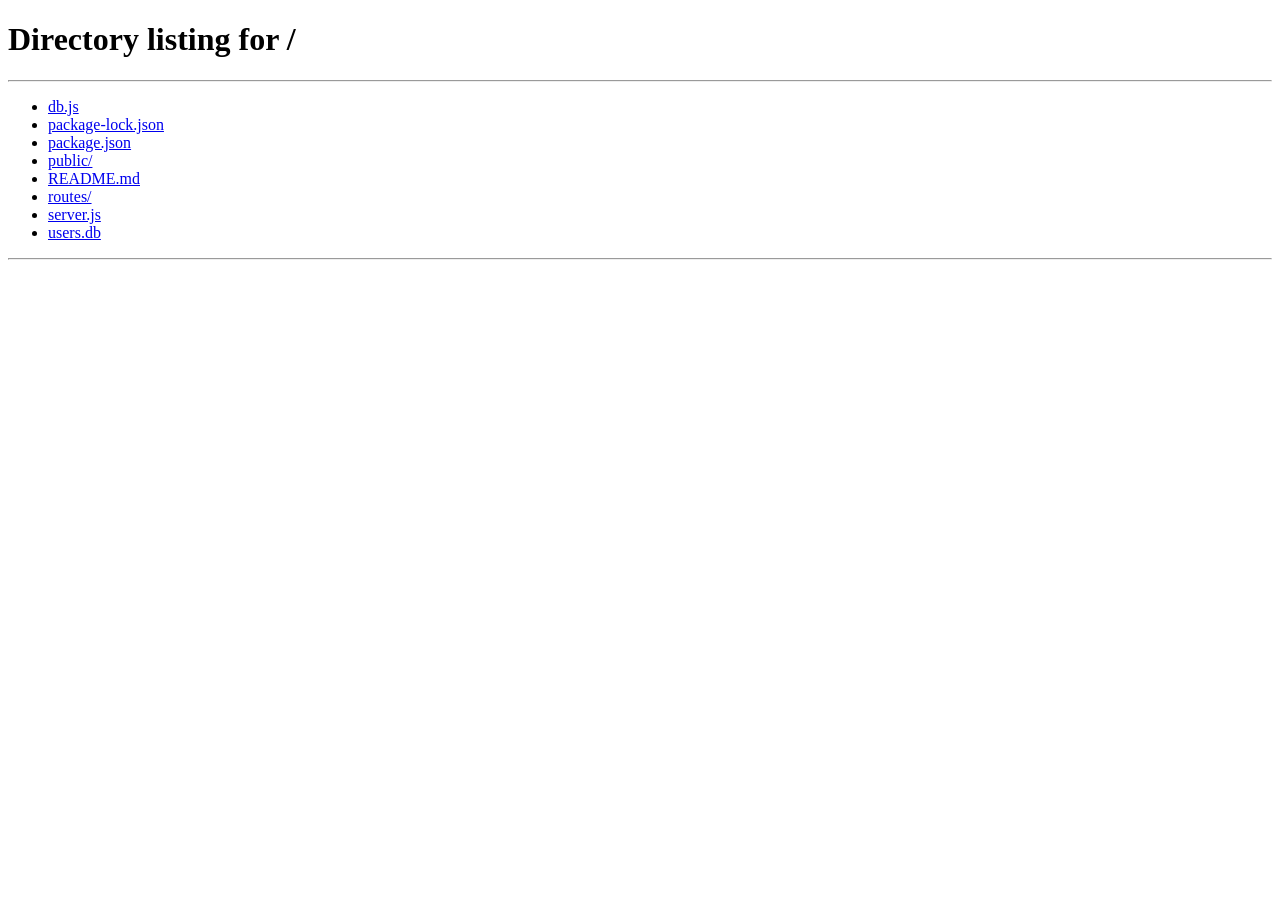
<file: public/digital-human/intl.html>
<!DOCTYPE html>
<html lang="en">
<head>
  <meta charset="UTF-8">
  <meta name="viewport" content="width=device-width, initial-scale=1.0">
  <title>International Digital Human Platform</title>
  <style>body{margin:0;height:100vh;}</style>
</head>
<body>
  <iframe src="digital-human-intl.html" style="width:100%;height:100%;border:0;" title="International Digital Human"></iframe>
</body>
</html>
</file>
<file: public/digital-human/digital-human-cn.css>
:root {
      --bg-primary: #0a0a0f;
      --bg-secondary: #12121a;
      --bg-card: #1a1a2e;
      --text-primary: #ffffff;
      --text-secondary: #8b8b9e;
      --primary: #1890ff;
      --primary-dark: #096dd9;
      --success: #52c41a;
      --warning: #faad14;
      --danger: #ff4d4f;
      --border: #2a2a3e;
      --sidebar-width: 64px;
      --works-panel-width: 50%; /* 9/16 = 56.25% */
      --sidebar-bg: var(--bg-secondary);
      --text: var(--text-primary);
      --card: var(--bg-card);
    }
  
    * { margin: 0; padding: 0; box-sizing: border-box; }
    
    /* 隐藏所有滚动条 */
    * {
      scrollbar-width: none;
      -ms-overflow-style: none;
    }
    *::-webkit-scrollbar {
      display: none;
      width: 0;
      height: 0;
    }
    
    body {
      font-family: 'Noto Sans SC', 'PingFang SC', 'Microsoft YaHei', sans-serif;
      background: var(--bg-primary);
      color: var(--text-primary);
      min-height: 100vh;
      display: flex;
      flex-direction: column;
    }
    
    /* 侧边栏菜单 */
    .sidebar-menu {
      width: 240px;
      background: var(--bg-secondary);
      border-right: 1px solid var(--border);
      min-height: calc(100vh - 60px);
      position: fixed;
      left: 0;
      top: 60px;
      padding: 20px 0;
      overflow-y: auto;
      z-index: 90;
    }
    
    .menu-item {
      padding: 0 16px;
      margin-bottom: 8px;
    }
    
    .menu-link {
      display: flex;
      align-items: center;
      gap: 12px;
      padding: 12px 16px;
      border-radius: 8px;
      cursor: pointer;
      transition: all 0.3s;
      color: var(--text-secondary);
      text-decoration: none;
    }
    
    .menu-link:hover {
      background: rgba(255, 255, 255, 0.05);
      color: var(--text-primary);
    }
    
    .menu-link.active {
      background: linear-gradient(135deg, rgba(24, 144, 255, 0.2), rgba(82, 196, 26, 0.2));
      color: var(--primary);
      border-left: 3px solid var(--primary);
    }
    
    .menu-text {
      flex: 1;
      font-size: 0.95rem;
    }
    
    /* 参考 AI 创作工坊：顶部栏（设置与退出在右上角） */
    .studio-header {
      background: var(--card);
      border-bottom: 1px solid var(--border);
      padding: 12px 24px;
      height: 60px;
      display: flex;
      align-items: center;
      justify-content: space-between;
      flex-shrink: 0;
      position: sticky;
      top: 0;
      z-index: 100;
    }
    .studio-title {
      display: flex;
      align-items: center;
      gap: 10px;
      font-size: 1.1rem;
      font-weight: 600;
      color: var(--text);
    }
    .studio-title span:first-child { font-size: 1.4rem; }
    .studio-header-actions {
      display: flex;
      align-items: center;
      gap: 8px;
    }
    .studio-header-btn {
      background: rgba(255,255,255,0.08);
      border: 1px solid var(--border);
      color: var(--text);
      width: 36px;
      height: 36px;
      border-radius: 6px;
      display: flex;
      align-items: center;
      justify-content: center;
      cursor: pointer;
      font-size: 1.1rem;
      transition: all 0.2s;
      text-decoration: none;
      padding: 0;
    }
    .studio-header-btn:hover {
      background: rgba(255,255,255,0.12);
      border-color: var(--primary);
      color: var(--primary);
    }
    .studio-exit-btn:hover {
      background: rgba(255,77,79,0.15);
      border-color: var(--danger);
      color: var(--danger);
    }
    /* 左侧图标菜单栏 */
    .studio-sidebar {
      width: var(--sidebar-width);
      background: var(--sidebar-bg);
      border-right: 1px solid var(--border);
      position: fixed;
      left: 0;
      top: 60px;
      height: calc(100vh - 60px);
      display: flex;
      flex-direction: column;
      flex-shrink: 0;
      z-index: 90;
      overflow-y: auto;          /* 允许侧边栏内部滚动 */
      overflow-x: hidden;
      scrollbar-width: none;     /* Firefox 隐藏滚动条 */
      -ms-overflow-style: none;  /* IE/Edge 隐藏滚动条 */
    }
    .studio-sidebar::-webkit-scrollbar {
      display: none;             /* Chrome/Safari/Opera 隐藏滚动条 */
      width: 0;
      height: 0;
    }
    .studio-nav {
      display: flex;
      flex-direction: column;
      padding: 16px 0;
      gap: 8px;
    }
    .studio-nav-item {
      position: relative;
      display: flex;
      align-items: center;
      justify-content: center;
      width: 48px;
      height: 48px;
      margin: 0 auto;
      border-radius: 8px;
      cursor: pointer;
      transition: all 0.3s;
      color: var(--text-secondary);
    }
    .studio-nav-item:hover {
      background: rgba(255, 255, 255, 0.08);
      color: var(--primary);
    }
    .studio-nav-item.active {
      background: linear-gradient(135deg, rgba(24, 144, 255, 0.2), rgba(82, 196, 26, 0.2));
      color: var(--primary);
    }
    .studio-nav-icon {
      font-size: 1.5rem;
      line-height: 1;
    }
    .studio-nav-text {
      position: absolute;
      left: calc(100% + 12px);
      white-space: nowrap;
      background: var(--bg-card);
      padding: 8px 12px;
      border-radius: 6px;
      border: 1px solid var(--border);
      font-size: 0.9rem;
      color: var(--text-primary);
      opacity: 0;
      pointer-events: none;
      transition: opacity 0.2s;
      z-index: 1000;
      box-shadow: 0 4px 12px rgba(0, 0, 0, 0.3);
    }
    .studio-nav-item:hover .studio-nav-text {
      opacity: 1;
    }
    
    .studio-body {
      display: flex;
      flex: 1;
      min-height: 0;
      overflow: hidden;
      position: relative;
    }
    
    .studio-content {
      position: fixed;
      left: var(--sidebar-width);
      right: var(--works-panel-width);
      top: 60px;
      bottom: 56px; /* 为底部固定栏留出空间，固定栏不参与滚动 */
      height: calc(100vh - 60px - 56px);
      overflow-y: auto;
      overflow-x: hidden;
      padding: 0;
      scrollbar-width: none; /* Firefox */
      -ms-overflow-style: none; /* IE and Edge */
    }
    .studio-content::-webkit-scrollbar {
      display: none; /* Chrome, Safari, Opera */
    }
/*     
    .studio-content-inner {
      width: 100%;
      height: 100%;
    } */
    
    /* 平台选择标签（顶部固定，滚动时始终可见，顶格显示） */
    .platform-tabs-top {
      position: sticky;
      top: 0;
      z-index: 10;
      flex-shrink: 0;
      display: flex;
      width: 100%;
      margin: 0;
      padding: 0;
      border-bottom: 1px solid var(--border);
      background: var(--bg-secondary);
    }
    .platform-tab-top {
      flex: 1;
      padding: 16px 24px;
      background: none;
      border: none;
      border-bottom: 2px solid transparent;
      color: var(--text-secondary);
      font-size: 1rem;
      font-weight: 500;
      cursor: pointer;
      transition: all 0.3s;
      text-align: center;
    }
    .platform-tab-top:hover {
      background: rgba(255, 255, 255, 0.05);
      color: var(--text-primary);
    }
    .platform-tab-top.active {
      color: var(--primary);
      border-bottom-color: var(--primary);
      background: rgba(24, 144, 255, 0.08);
    }
    /* 右侧：数字人与作品管理（固定占据页面9/16宽度） */
    .studio-works-panel {
      width: var(--works-panel-width);
      background: var(--sidebar-bg);
      border-left: 1px solid var(--border);
      display: flex;
      flex-direction: column;
      flex-shrink: 0;
      position: fixed;
      right: 0;
      top: 60px;
      height: calc(100vh - 60px);
      overflow-y: auto;
      overflow-x: hidden;
      z-index: 10;
    }
    .studio-works-panel-inner {
      width: 100%;
      min-width: 0;
      height: 100%;
      padding: 24px;
      box-sizing: border-box;
      overflow-y: auto;
      overflow-x: visible;
    }
    .works-container .panel-title {
      font-size: 1.2rem;
      font-weight: 600;
      color: var(--text);
      margin-bottom: 16px;
    }
    /* 作品管理头部（参考AI创作工坊） */
    .works-header {
      display: flex;
      justify-content: space-between;
      align-items: center;
      margin-bottom: 12px;
      flex-wrap: wrap;
      gap: 16px;
    }
    .works-header-right {
      display: flex;
      align-items: center;
      gap: 12px;
    }
    .works-favorite-btn {
      padding: 6px 14px;
      background: rgba(255,255,255,0.06);
      border: 1px solid var(--border);
      border-radius: 6px;
      color: var(--text-secondary);
      font-size: 0.9rem;
      cursor: pointer;
      transition: all 0.2s;
      white-space: nowrap;
    }
    .works-favorite-btn:hover {
      background: rgba(255,255,255,0.1);
      border-color: var(--primary);
      color: var(--primary);
    }
    .works-favorite-btn.active {
      background: rgba(240,180,41,0.15);
      border-color: #f0b429;
      color: #f0b429;
    }
    .works-view-toggle {
      display: flex;
      align-items: center;
      gap: 4px;
    }
    .works-view-btn {
      padding: 6px 14px;
      background: rgba(255,255,255,0.06);
      border: 1px solid var(--border);
      border-radius: 6px;
      color: var(--text-secondary);
      font-size: 0.85rem;
      cursor: pointer;
      transition: all 0.2s;
    }
    .works-view-btn:hover {
      background: rgba(255,255,255,0.1);
      border-color: var(--primary);
    }
    .works-view-btn.active {
      background: var(--primary);
      border-color: var(--primary);
      color: #fff;
    }
    .works-filter-row {
      display: flex;
      align-items: center;
      gap: 8px;
      margin-bottom: 16px;
      flex-wrap: wrap;
    }
    .works-filter-btn {
      padding: 6px 14px;
      background: rgba(255,255,255,0.06);
      border: 1px solid var(--border);
      border-radius: 6px;
      color: var(--text-secondary);
      font-size: 0.85rem;
      cursor: pointer;
      transition: all 0.2s;
    }
    .works-filter-btn:hover {
      background: rgba(255,255,255,0.1);
      border-color: var(--primary);
    }
    .works-filter-btn.active {
      background: rgba(255,255,255,0.12);
      border-color: var(--primary);
      color: var(--primary);
    }
    .settings-modal-overlay {
      position: fixed;
      top: 0;
      left: 0;
      right: 0;
      bottom: 0;
      background: rgba(0,0,0,0.7);
      display: none;
      align-items: center;
      justify-content: center;
      z-index: 1000;
    }
    .settings-modal-overlay.active {
      display: flex;
    }
    .settings-modal-content {
      background: var(--bg-card);
      border-radius: 12px;
      padding: 24px;
      width: 90%;
      max-width: 480px;
      max-height: 90vh;
      overflow-y: auto;
      border: 1px solid var(--border);
      box-shadow: 0 20px 60px rgba(0,0,0,0.5);
    }
    .settings-modal-header {
      display: flex;
      justify-content: space-between;
      align-items: center;
      margin-bottom: 20px;
    }
    .settings-modal-title {
      font-size: 1.1rem;
      font-weight: 600;
      color: var(--text-primary);
    }
    .settings-modal-close {
      background: none;
      border: none;
      color: var(--text-secondary);
      font-size: 1.5rem;
      cursor: pointer;
      padding: 0;
      width: 30px;
      height: 30px;
      display: flex;
      align-items: center;
      justify-content: center;
    }
    .settings-modal-close:hover { color: var(--text-primary); }
    .settings-modal-desc {
      font-size: 0.9rem;
      color: var(--text-secondary);
      margin-bottom: 20px;
      line-height: 1.5;
    }
    .settings-modal-body {
      padding: 0;
    }
    .dh-settings-section {
      margin-bottom: 24px;
    }
    .dh-settings-section h4 {
      font-size: 1rem;
      margin-bottom: 12px;
      color: var(--text-primary);
    }
    .dh-settings-actions {
      display: flex;
      gap: 12px;
      margin-top: 12px;
    }
    
    @media (max-width: 768px) {
      .sidebar-menu {
        transform: translateX(-100%);
        transition: transform 0.3s;
      }
      
      .sidebar-menu.open {
        transform: translateX(0);
      }
      
      .main-content {
        margin-left: 0;
        max-width: 100%;
      }
    }
    
    .page-title {
      text-align: center;
      margin-bottom: 40px;
    }
    
    .page-title h1 {
      font-size: 2rem;
      margin-bottom: 8px;
    }
    
    .page-title p {
      color: var(--text-secondary);
    }
    
    /* 创建方式标签（文生视频/图生视频） */
    .create-mode-tabs {
      display: flex;
      justify-content: center;
      gap: 32px;
      margin-bottom: 32px;
      padding-bottom: 16px;
      border-bottom: 1px solid var(--border);
    }
    .create-mode-tab {
      position: relative;
      padding: 8px 0;
      font-size: 1.1rem;
      font-weight: 500;
      color: var(--text-secondary);
      cursor: pointer;
      transition: all 0.3s;
      background: none;
      border: none;
    }
    .create-mode-tab:hover {
      color: var(--text-primary);
    }
    .create-mode-tab.active {
      color: var(--primary);
    }
    .create-mode-tab.active::after {
      content: '';
      position: absolute;
      bottom: -16px;
      left: 0;
      right: 0;
      height: 2px;
      background: var(--primary);
    }
    
    /* 平台选择按钮（创建数字人顶部） */
    .platform-select-btn {
      padding: 12px 32px;
      background: var(--bg-card);
      border: 2px solid var(--border);
      border-radius: 12px;
      cursor: pointer;
      transition: all 0.3s;
      display: flex;
      align-items: center;
      gap: 10px;
      font-size: 1rem;
      color: var(--text-secondary);
    }
    .platform-select-btn:hover {
      border-color: var(--primary);
      transform: translateY(-2px);
      color: var(--text-primary);
    }
    .platform-select-btn.active {
      background: linear-gradient(135deg, rgba(24,144,255,0.2), rgba(82,196,26,0.2));
      border-color: var(--primary);
      color: var(--primary);
    }
    .platform-icon {
      font-size: 1.5rem;
    }
    .platform-name {
      font-weight: 600;
    }
    
    /* 云雾平台上传卡片 */
    .yunwu-upload-card {
      position: relative;
      background: var(--bg-secondary);
      border: 2px dashed var(--border);
      border-radius: 16px;
      padding: 48px 24px;
      text-align: center;
      cursor: pointer;
      transition: all 0.3s;
    }
    .yunwu-upload-card:hover {
      border-color: var(--primary);
      background: rgba(24, 144, 255, 0.05);
    }
    .yunwu-upload-icon-wrapper {
      position: relative;
      display: inline-block;
      margin-bottom: 16px;
    }
    .yunwu-upload-icon {
      font-size: 3rem;
      display: block;
    }
    .yunwu-upload-badge {
      position: absolute;
      bottom: 0;
      right: 0;
      width: 28px;
      height: 28px;
      background: var(--primary);
      border-radius: 50%;
      display: flex;
      align-items: center;
      justify-content: center;
      font-size: 1.2rem;
      color: white;
      font-weight: 600;
      border: 2px solid var(--bg-secondary);
    }
    .yunwu-upload-title {
      font-size: 1.1rem;
      font-weight: 600;
      color: var(--text-primary);
      margin-bottom: 8px;
    }
    .yunwu-upload-history {
      font-size: 0.9rem;
      color: var(--primary);
      text-decoration: none;
      transition: color 0.2s;
    }
    .yunwu-upload-history:hover {
      color: var(--primary-dark);
      text-decoration: underline;
    }
    
    /* 上传卡片内：默认占位与预览区互斥显示，预览在上传框内 */
    .yunwu-upload-card-default {
      display: block;
      width: 100%;
      min-height: 140px;
    }
    .yunwu-upload-card-preview {
      display: none;
      width: 100%;
      min-height: 140px;
      flex-direction: column;
      align-items: stretch;
      text-align: left;
    }
    .yunwu-upload-card-preview .yunwu-upload-preview-header {
      display: flex;
      align-items: center;
      justify-content: space-between;
      gap: 12px;
      margin-bottom: 12px;
      flex-shrink: 0;
    }
    .yunwu-upload-preview-title {
      font-size: 0.95rem;
      font-weight: 600;
      color: var(--text-primary);
    }
    .yunwu-upload-preview-name {
      font-size: 0.85rem;
      color: var(--text-secondary);
      margin-top: 2px;
      word-break: break-all;
    }
    .yunwu-upload-preview-media {
      width: 100%;
      max-height: 280px;
      border-radius: 12px;
      background: var(--bg-card);
      object-fit: contain;
    }
    .yunwu-upload-card-preview audio.yunwu-upload-preview-media {
      max-height: 56px;
    }
    
    /* 诵读文案：上传视频/上传音频各占一行 */
    .recite-upload-row {
      display: grid;
      grid-template-columns: 1fr;
      gap: 16px;
    }
    
    /* 平台选择标签 */
    .platform-tabs {
      display: flex;
      gap: 12px;
      margin-bottom: 32px;
      flex-wrap: wrap;
      justify-content: center;
    }
    
    .platform-tab {
      padding: 14px 28px;
      background: var(--bg-card);
      border: 2px solid var(--border);
      border-radius: 12px;
      cursor: pointer;
      transition: all 0.3s;
      display: flex;
      align-items: center;
      gap: 10px;
      font-size: 1rem;
    }
    
    .platform-tab:hover {
      border-color: var(--primary);
      transform: translateY(-2px);
    }
    
    .platform-tab.active {
      background: linear-gradient(135deg, rgba(24,144,255,0.2), rgba(82,196,26,0.2));
      border-color: var(--primary);
    }
    
    /* 模型卡片样式 */
    .model-card {
      background: var(--bg-secondary);
      border: 2px solid var(--border);
      border-radius: 12px;
      padding: 20px;
      cursor: pointer;
      transition: all 0.3s;
      text-align: center;
    }
    
    .model-card:hover {
      border-color: var(--primary);
      transform: translateY(-2px);
      box-shadow: 0 4px 12px rgba(24, 144, 255, 0.2);
    }
    
    .model-card.selected {
      border-color: var(--primary);
      background: rgba(24, 144, 255, 0.1);
    }
    
    /* API配置区域 */
    .api-config-section {
      background: var(--bg-card);
      border-radius: 16px;
      padding: 24px;
      margin-bottom: 32px;
      border: 1px solid var(--border);
    }
    
    .api-config-section h3 {
      margin-bottom: 20px;
      display: flex;
      align-items: center;
      gap: 10px;
    }
    
    .api-config-section h3 .badge {
      font-size: 0.75rem;
      padding: 4px 10px;
      border-radius: 20px;
      background: var(--primary);
      color: white;
      font-weight: normal;
    }
    
    .api-form {
      display: grid;
      grid-template-columns: repeat(auto-fit, minmax(250px, 1fr));
      gap: 16px;
      margin-bottom: 20px;
    }
    
    .form-group {
      display: flex;
      flex-direction: column;
      gap: 8px;
    }
    
    .form-group label {
      color: var(--text-secondary);
      font-size: 0.9rem;
    }
    
    .form-group input {
      padding: 12px 16px;
      background: var(--bg-secondary);
      border: 1px solid var(--border);
      border-radius: 8px;
      color: var(--text-primary);
      font-size: 1rem;
    }
    
    .form-group input:focus {
      outline: none;
      border-color: var(--primary);
    }
    
    .api-actions {
      display: flex;
      gap: 12px;
      flex-wrap: wrap;
    }
    
    .api-btn {
      padding: 12px 24px;
      border: none;
      border-radius: 8px;
      cursor: pointer;
      font-size: 0.95rem;
      transition: all 0.3s;
      display: flex;
      align-items: center;
      gap: 8px;
    }
    
    .api-btn.primary {
      background: var(--primary);
      color: white;
    }
    
    .api-btn.primary:hover {
      background: var(--primary-dark);
    }
    
    .api-btn.success {
      background: var(--success);
      color: white;
    }
    
    .api-btn.secondary {
      background: rgba(255,255,255,0.1);
      color: var(--text-primary);
    }
    
    .api-btn:disabled {
      opacity: 0.5;
      cursor: not-allowed;
    }
    
    .api-status {
      margin-top: 16px;
      padding: 12px 16px;
      border-radius: 8px;
      font-size: 0.9rem;
    }
    
    .api-status.success {
      background: rgba(82, 196, 26, 0.15);
      color: var(--success);
      border: 1px solid rgba(82, 196, 26, 0.3);
    }
    
    .api-status.error {
      background: rgba(255, 77, 79, 0.15);
      color: var(--danger);
      border: 1px solid rgba(255, 77, 79, 0.3);
    }
    
    .api-status.warning {
      background: rgba(250, 173, 20, 0.15);
      color: var(--warning);
      border: 1px solid rgba(250, 173, 20, 0.3);
    }
    
    .api-help {
      margin-top: 16px;
      padding: 16px;
      background: rgba(24, 144, 255, 0.1);
      border-radius: 8px;
      font-size: 0.85rem;
      color: var(--text-secondary);
      line-height: 1.8;
    }
    
    .api-help a {
      color: var(--primary);
      text-decoration: none;
    }
    
    .api-help a:hover {
      text-decoration: underline;
    }
    
    /* 创建区域 */
    .create-container {
      display: grid;
      grid-template-columns: 1fr 1fr;
      gap: 32px;
    }
    
    @media (max-width: 1000px) {
      .create-container { grid-template-columns: 1fr; }
    }
    
    .section-card {
      background: var(--bg-card);
      border-radius: 16px;
      padding: 24px;
      border: 1px solid var(--border);
    }
    
    .section-card h3 {
      margin-bottom: 20px;
      display: flex;
      align-items: center;
      gap: 8px;
    }
    
    /* 形象选择 */
    .avatar-grid {
      display: grid;
      grid-template-columns: repeat(3, 1fr);
      gap: 12px;
      margin-bottom: 24px;
    }
    
    .avatar-item {
      background: var(--bg-secondary);
      border-radius: 12px;
      padding: 16px;
      cursor: pointer;
      border: 2px solid transparent;
      transition: all 0.3s;
      text-align: center;
    }
    
    .avatar-item:hover { border-color: var(--primary); }
    
    .avatar-item.selected {
      border-color: var(--primary);
      background: rgba(24,144,255,0.1);
    }
    
    .avatar-item .avatar-icon {
      font-size: 3rem;
      margin-bottom: 8px;
    }
    
    .avatar-item .name {
      font-size: 0.85rem;
      color: var(--text-secondary);
    }
    
    /* 上传和录制区域 */
    .upload-section, .record-section {
      display: grid;
      grid-template-columns: 1fr 1fr;
      gap: 16px;
      margin-bottom: 20px;
    }
    
    .upload-item, .record-item {
      display: flex;
      flex-direction: column;
      gap: 12px;
    }
    
    .upload-label {
      cursor: pointer;
    }
    
    .upload-box {
      background: var(--bg-secondary);
      border: 2px dashed var(--border);
      border-radius: 12px;
      padding: 20px;
      text-align: center;
      transition: all 0.3s;
      display: flex;
      flex-direction: column;
      align-items: center;
      gap: 8px;
    }
    
    .upload-box:hover {
      border-color: var(--primary);
      background: rgba(24, 144, 255, 0.1);
    }
    
    .upload-icon {
      font-size: 2rem;
    }
    
    .upload-text {
      color: var(--text-secondary);
      font-size: 0.9rem;
    }
    
    .remove-btn {
      position: absolute;
      top: 8px;
      right: 8px;
      width: 24px;
      height: 24px;
      background: var(--danger);
      color: white;
      border: none;
      border-radius: 50%;
      cursor: pointer;
      font-size: 0.8rem;
      display: flex;
      align-items: center;
      justify-content: center;
      transition: all 0.3s;
    }
    
    .remove-btn:hover {
      transform: scale(1.1);
    }
    
    .record-btn {
      width: 100%;
      padding: 16px;
      background: var(--bg-secondary);
      border: 2px solid var(--border);
      border-radius: 12px;
      cursor: pointer;
      transition: all 0.3s;
      display: flex;
      flex-direction: column;
      align-items: center;
      gap: 8px;
      color: var(--text-primary);
    }
    
    .record-btn:hover {
      border-color: var(--primary);
      background: rgba(24, 144, 255, 0.1);
    }
    
    .record-btn.recording {
      background: rgba(255, 77, 79, 0.2);
      border-color: var(--danger);
      animation: pulse 1.5s ease-in-out infinite;
    }
    
    @keyframes pulse {
      0%, 100% { box-shadow: 0 0 0 0 rgba(255, 77, 79, 0.7); }
      50% { box-shadow: 0 0 0 10px rgba(255, 77, 79, 0); }
    }
    
    .record-icon {
      font-size: 2rem;
    }
    
    .record-text {
      color: var(--text-secondary);
      font-size: 0.9rem;
    }
    
    .record-preview {
      background: var(--bg-secondary);
      border-radius: 8px;
      padding: 12px;
    }
    
    .record-actions {
      display: flex;
      gap: 8px;
      margin-top: 8px;
    }
    
    .record-action-btn {
      flex: 1;
      padding: 8px;
      background: rgba(255,255,255,0.1);
      border: none;
      border-radius: 6px;
      color: var(--text-primary);
      cursor: pointer;
      font-size: 0.85rem;
      transition: all 0.3s;
    }
    
    .record-action-btn:hover {
      background: var(--primary);
    }
    
    .record-status {
      display: flex;
      align-items: center;
      gap: 12px;
      padding: 12px 16px;
      background: rgba(255, 77, 79, 0.1);
      border: 1px solid var(--danger);
      border-radius: 8px;
      margin-top: 12px;
      color: var(--danger);
      font-weight: 500;
    }
    
    .record-dot {
      width: 12px;
      height: 12px;
      background: var(--danger);
      border-radius: 50%;
      animation: blink 1s ease-in-out infinite;
    }
    
    @keyframes blink {
      0%, 100% { opacity: 1; }
      50% { opacity: 0.3; }
    }
    
    /* 文案输入 */
    .script-textarea {
      width: 100%;
      min-height: 150px;
      padding: 16px;
      background: var(--bg-secondary);
      border: 1px solid var(--border);
      border-radius: 8px;
      color: var(--text-primary);
      font-size: 1rem;
      resize: vertical;
      margin-bottom: 16px;
      line-height: 1.6;
    }
    
    .script-textarea:focus {
      outline: none;
      border-color: var(--primary);
    }
    
    .char-count {
      text-align: right;
      color: var(--text-secondary);
      font-size: 0.85rem;
      margin-bottom: 16px;
    }
    
    .char-count.warning { color: var(--warning); }
    .char-count.error { color: var(--danger); }
    
    /* 选项 */
    .options-grid {
      display: grid;
      grid-template-columns: repeat(2, 1fr);
      gap: 16px;
      margin-bottom: 20px;
    }
    
    .option-group label {
      display: block;
      margin-bottom: 8px;
      color: var(--text-secondary);
      font-size: 0.9rem;
    }
    
    .option-select {
      width: 100%;
      padding: 12px;
      background: var(--bg-secondary);
      border: 1px solid var(--border);
      border-radius: 8px;
      color: var(--text-primary);
      font-size: 1rem;
      transition: all 0.3s;
    }
    
    .option-select:hover {
      border-color: var(--primary);
      background: rgba(24, 144, 255, 0.05);
    }
    
    .option-select:focus {
      outline: none;
      border-color: var(--primary);
      box-shadow: 0 0 0 3px rgba(24, 144, 255, 0.2);
    }
    
    /* 滑块控制 */
    .slider-group {
      margin-bottom: 16px;
    }
    
    .slider-header {
      display: flex;
      justify-content: space-between;
      margin-bottom: 8px;
    }
    
    .slider-header label {
      color: var(--text-secondary);
      font-size: 0.9rem;
    }
    
    .slider-value {
      color: var(--primary);
      font-weight: 500;
    }
    
    .slider {
      width: 100%;
      -webkit-appearance: none;
      height: 6px;
      border-radius: 3px;
      background: var(--bg-secondary);
      outline: none;
    }
    
    .slider::-webkit-slider-thumb {
      -webkit-appearance: none;
      width: 18px;
      height: 18px;
      border-radius: 50%;
      background: var(--primary);
      cursor: pointer;
    }
    
    /* 按钮 */
    .btn-row {
      display: flex;
      gap: 12px;
    }
    
    .btn {
      flex: 1;
      padding: 14px;
      border: none;
      border-radius: 10px;
      cursor: pointer;
      font-size: 1rem;
      font-weight: 500;
      transition: all 0.3s;
      display: flex;
      align-items: center;
      justify-content: center;
      gap: 8px;
    }
    
    .btn.primary {
      background: linear-gradient(135deg, #1890ff, #52c41a);
      color: white;
    }
    
    .btn.primary:hover {
      transform: translateY(-2px);
      box-shadow: 0 10px 30px rgba(24,144,255,0.3);
    }
    
    .btn.secondary {
      background: rgba(255,255,255,0.1);
      color: var(--text-primary);
    }
    
    .btn:disabled {
      opacity: 0.5;
      cursor: not-allowed;
      transform: none;
    }
    
    /* 预览区域 */
    .preview-container {
      position: relative;
    }
    
    .preview-area {
      background: linear-gradient(135deg, #1a1a2e, #0f0f23);
      border-radius: 16px;
      aspect-ratio: 16/9;
      display: flex;
      flex-direction: column;
      align-items: center;
      justify-content: center;
      overflow: hidden;
      position: relative;
    }
    
    /* 音频播放器 */
    .audio-player {
      margin-top: 16px;
      width: 100%;
    }
    
    .audio-player audio {
      width: 100%;
      height: 40px;
    }
    
    /* 控制按钮 */
    .control-row {
      display: flex;
      gap: 12px;
      margin-top: 16px;
    }
    
    .control-btn {
      flex: 1;
      padding: 12px;
      background: rgba(255,255,255,0.1);
      border: none;
      border-radius: 8px;
      color: var(--text-primary);
      cursor: pointer;
      transition: all 0.3s;
      font-size: 0.9rem;
    }
    
    .control-btn:hover {
      background: rgba(255,255,255,0.2);
    }
    
    .control-btn.active {
      background: var(--primary);
    }
    
    .control-btn:disabled {
      opacity: 0.5;
      cursor: not-allowed;
    }
    
    /* 历史记录 */
    .history-section {
      margin-top: 40px;
    }
    
    .history-section h3 {
      margin-bottom: 20px;
    }
    
    .history-list {
      display: grid;
      grid-template-columns: repeat(auto-fill, minmax(300px, 1fr));
      gap: 16px;
    }
    
    .history-item {
      background: var(--bg-card);
      border-radius: 12px;
      padding: 16px;
      border: 1px solid var(--border);
      transition: all 0.3s;
    }
    
    .history-item:hover {
      border-color: var(--primary);
    }

/* ===== 作品管理卡片：一个网格内垂直排列 — 上方预览/标题区、中间信息、最下方按钮 ===== */
.history-item.dh-card {
  display: flex;
  flex-direction: column;
  background: radial-gradient(120% 120% at 10% 0%, rgba(24, 144, 255, 0.16) 0%, rgba(82, 196, 26, 0.06) 45%, rgba(0, 0, 0, 0) 100%), var(--bg-card);
  border: 1px solid rgba(255,255,255,0.10);
  border-radius: 16px;
  box-shadow: 0 10px 30px rgba(0,0,0,0.35);
}
.history-item.dh-card > .history-header { order: 1; flex-shrink: 0; }
.history-item.dh-card > .history-script { order: 2; flex: 1; min-height: 0; }
.history-item.dh-card > .history-actions { order: 3; flex-shrink: 0; }

.history-item.dh-card:hover {
  border-color: rgba(24, 144, 255, 0.5);
  box-shadow: 0 12px 36px rgba(0,0,0,0.45);
}

.history-actions.dh-actions {
  display: flex;
  gap: 10px;
  flex-wrap: wrap;
}

/* 图中那种“图标按钮” */
.history-btn.dh-icon-btn {
  flex: 0 0 auto;
  min-width: 72px;
  padding: 10px 12px;
  border-radius: 10px;
  background: rgba(255,255,255,0.08);
  border: 1px solid rgba(255,255,255,0.10);
  box-shadow: inset 0 1px 0 rgba(255,255,255,0.06);
}

.history-btn.dh-icon-btn:hover {
  background: rgba(24, 144, 255, 0.22);
  border-color: rgba(24, 144, 255, 0.5);
  transform: translateY(-2px);
}

/* ===== 任务查询：同一行布局 ===== */
/* .task-query-card {
  max-width: 980px;
  margin: 0 auto 18px;
  padding: 16px;
  background: var(--bg-card);
  border: 1px solid var(--border);
  border-radius: 16px;
}

.task-query-title {
  font-weight: 700;
  margin-bottom: 12px;
  color: var(--text-primary);
}

.task-query-row {
  display: flex;
  gap: 10px;
  align-items: center;
  flex-wrap: wrap;
}

.task-query-select,
.task-query-input {
  height: 40px;
  border-radius: 10px;
  background: var(--bg-secondary);
  border: 1px solid var(--border);
  color: var(--text-primary);
  padding: 0 12px;
}

.task-query-select {
  min-width: 120px;
}

.task-query-input {
  flex: 1 1 320px;
  min-width: 220px;
}

.task-query-btn {
  height: 40px;
  padding: 0 14px;
  border-radius: 10px;
  border: 1px solid rgba(255,255,255,0.12);
  background: rgba(255,255,255,0.08);
  color: var(--text-primary);
  cursor: pointer;
  transition: all 0.2s;
}

.task-query-btn.primary {
  background: linear-gradient(135deg, var(--primary), var(--success));
  border: none;
}

.task-query-btn:hover {
  transform: translateY(-1px);
}

.task-query-status {
  margin-top: 10px;
  font-size: 0.9rem;
  color: var(--text-secondary);
} */
    
    .history-header {
      display: flex;
      justify-content: space-between;
      align-items: center;
      margin-bottom: 12px;
    }
    
    .history-avatar { font-size: 2rem; }
    
    .history-meta {
      text-align: right;
    }
    
    .history-platform {
      font-size: 0.75rem;
      padding: 2px 8px;
      border-radius: 4px;
      background: var(--primary);
      color: white;
      margin-bottom: 4px;
      display: inline-block;
    }
    
    .history-date {
      color: var(--text-secondary);
      font-size: 0.8rem;
    }
    
    .history-script {
      color: var(--text-secondary);
      font-size: 0.9rem;
      margin-bottom: 12px;
      display: -webkit-box;
      -webkit-line-clamp: 2;
      -webkit-box-orient: vertical;
      overflow: hidden;
    }
    
    .history-actions {
      display: flex;
      gap: 8px;
    }
    
    /* .history-btn {
      flex: 1;
      padding: 8px;
      background: rgba(255,255,255,0.1);
      border: none;
      border-radius: 6px;
      color: var(--text-primary);
      cursor: pointer;
      font-size: 0.85rem;
      transition: all 0.3s;
    }
    
    .history-btn:hover {
      background: var(--primary);
    } */
    /* 历史记录按钮样式增强 */
.history-btn {
  flex: 1;
  padding: 8px 12px;
  background: rgba(255, 255, 255, 0.1);
  border: none;
  border-radius: 6px;
  color: var(--text-primary);
  cursor: pointer;
  font-size: 0.85rem;
  transition: all 0.3s;
  min-height: 36px;
  display: flex;
  align-items: center;
  justify-content: center;
  gap: 6px;
  white-space: nowrap;
}

.history-btn:hover {
  background: var(--primary);
  transform: translateY(-2px);
  box-shadow: 0 4px 12px rgba(24, 144, 255, 0.3);
}

.history-btn:active {
  transform: translateY(0);
}

/* 重试按钮特殊样式 */
.history-btn[style*="background: linear-gradient(135deg, #faad14, #fadb14)"] {
  color: #000 !important;
  font-weight: 600;
}

.history-btn[style*="background: linear-gradient(135deg, #faad14, #fadb14)"]:hover {
  background: linear-gradient(135deg, #fadb14, #ffec3d) !important;
}

/* 删除按钮特殊样式 */
.history-btn[style*="background: linear-gradient(135deg, #ff4d4f, #ff7875)"] {
  color: white !important;
}

.history-btn[style*="background: linear-gradient(135deg, #ff4d4f, #ff7875)"]:hover {
  background: linear-gradient(135deg, #ff7875, #ffa39e) !important;
}

/* 操作按钮容器响应式 */
.history-actions {
  display: flex;
  gap: 8px;
  flex-wrap: wrap;
}

/* 移动端适配 */
@media (max-width: 768px) {
  .history-btn {
    font-size: 0.75rem;
    padding: 6px 8px;
    min-height: 32px;
  }
  
  .history-actions {
    gap: 6px;
  }
}
    .empty-history {
      text-align: center;
      padding: 40px;
      color: var(--text-secondary);
    }
    
    /* 加载动画 */
    .loading-overlay {
      position: fixed;
      top: 0;
      left: 0;
      right: 0;
      bottom: 0;
      background: rgba(0,0,0,0.8);
      display: flex;
      flex-direction: column;
      align-items: center;
      justify-content: center;
      z-index: 1000;
    }
    
    .loading-spinner {
      width: 50px;
      height: 50px;
      border: 4px solid rgba(255,255,255,0.2);
      border-top-color: var(--primary);
      border-radius: 50%;
      animation: spin 1s linear infinite;
      margin-bottom: 16px;
    }
    
    @keyframes spin {
      to { transform: rotate(360deg); }
    }
    
    .loading-text {
      color: white;
      font-size: 1rem;
    }
    
    .hidden { display: none !important; }
    
    /* 内容面板 */
    .content-panel {
      animation: fadeIn 0.3s ease-in;
      width: 100%;
      height: 100%;
      display: flex;
      flex-direction: column;
      margin: 0;
      padding: 0;
    }
    
    .content-panel > *:not(.platform-tabs-top):not(#reciteYunwuSection):not(#promoteYunwuSection):not(#createHeyGenContent):not(#createYunwuContent) {
      flex: 1;
      overflow-y: auto;
      padding: 12px 16px;
    }
    
    /* 移除内容区域的多余间距，使布局更紧凑 */
    .content-panel #createHeyGenContent,
    .content-panel #createYunwuContent {
      margin: 0;
      padding: 0;
      padding-bottom: 16px; /* 与底部固定栏留少量间距 */
    }
    
    .content-panel #createHeyGenContent > *,
    .content-panel #createYunwuContent > * {
      margin-bottom: 16px;
    }
    
    .content-panel #createHeyGenContent > *:last-child,
    .content-panel #createYunwuContent > *:last-child {
      margin-bottom: 0;
    }
    
    /* 诵读文案、卖货推送：平台提示条不参与 flex 拉伸 */
    .content-panel .panel-notice {
      flex: 0 0 auto;
      padding: 12px 16px;
      margin: 0;
      background: rgba(24, 144, 255, 0.08);
      border: 1px solid var(--primary);
      border-radius: 8px;
      font-size: 0.9rem;
      color: var(--text-secondary);
      line-height: 1.6;
    }
    
    /* 诵读/卖货内容区与创建面板一致：可滚动、无顶部内边距（按钮顶格）、底部留出固定栏空间 */
    .content-panel #reciteYunwuSection,
   
    
    .content-panel #reciteYunwuSection > *,
    .content-panel #promoteYunwuSection > * {
      margin-bottom: 16px;
    }
    
    .content-panel #reciteYunwuSection > *:last-child,
    .content-panel #promoteYunwuSection > *:last-child {
      margin-bottom: 0;
    }
    
    /* 语速、音调、音量：每行占满，同一行显示标签+滑块+数值 */
    .audio-sliders-row {
      display: flex;
      flex-direction: column;
      gap: 10px;
      margin-bottom: 16px;
      width: 100%;
    }
    
    .slider-row {
      display: flex;
      align-items: center;
      gap: 12px;
      width: 100%;
      min-width: 0;
    }
    
    .slider-label {
      flex-shrink: 0;
      min-width: 64px;
      font-size: 0.9rem;
      color: var(--text-secondary);
    }
    
    .slider-inline {
      flex: 1;
      min-width: 0;
      -webkit-appearance: none;
      height: 6px;
      border-radius: 3px;
      background: var(--bg-secondary);
      outline: none;
    }
    
    .slider-inline::-webkit-slider-thumb {
      -webkit-appearance: none;
      width: 16px;
      height: 16px;
      border-radius: 50%;
      background: var(--primary);
      cursor: pointer;
    }
    
    .slider-value-inline {
      flex-shrink: 0;
      min-width: 24px;
      font-size: 0.9rem;
      font-weight: 500;
      color: var(--primary);
      text-align: right;
    }
    
    /* 底部固定栏（固定不随页面滚动） */
    .create-bottom-bar {
      position: fixed;
      bottom: 0;
      left: var(--sidebar-width);
      right: var(--works-panel-width);
      height: 56px;
      background: var(--bg-secondary);
      border-top: 1px solid var(--border);
      display: flex;
      align-items: center;
      justify-content: space-between;
      padding: 0 16px;
      z-index: 100;
      box-shadow: 0 -2px 8px rgba(0, 0, 0, 0.1);
      overflow: hidden;
      flex-shrink: 0;
    }
    
    /* 卖货推送的底部栏：三个下拉框按钮 + 生成按钮 */
    .promote-bottom-bar {
      justify-content: space-between;
      gap: 12px;
      flex-wrap: wrap;
    }
    .promote-bottom-bar-params {
      display: flex;
      align-items: center;
      gap: 12px;
      flex: 1;
      min-width: 0;
    }
    .promote-bottom-bar-select {
      padding: 8px 28px 8px 12px;
      background: var(--bg-card);
      border: 1px solid var(--border);
      border-radius: 6px;
      color: var(--text-primary);
      font-size: 0.9rem;
      cursor: pointer;
      appearance: none;
      min-width: 90px;
      background-image: url("data:image/svg+xml,%3Csvg xmlns='http://www.w3.org/2000/svg' width='12' height='12' viewBox='0 0 12 12'%3E%3Cpath fill='%238b8b9e' d='M6 9L1 4h10z'/%3E%3C/svg%3E");
      background-repeat: no-repeat;
      background-position: right 8px center;
      background-size: 12px;
    }
    .promote-bottom-bar-select:hover {
      border-color: var(--primary);
    }
    .promote-bottom-bar-select:focus {
      outline: none;
      border-color: var(--primary);
    }
    
    /* 诵读文案底部栏：音频音量/原视频音量改为下拉框滑动按钮 + 生成按钮 */
    .create-bottom-bar.recite-bottom-bar {
      overflow: visible;
    }
    .recite-bottom-bar {
      justify-content: space-between;
      gap: 16px;
      flex-wrap: wrap;
    }
    .recite-bottom-bar-sliders {
      display: flex;
      align-items: center;
      gap: 12px;
      flex: 1;
      min-width: 0;
    }
    .recite-bottom-bar-dropdown-slider {
      position: relative;
    }
    .recite-bottom-bar-slider-btn {
      /* display: flex; */
      align-items: center;
      gap: 8px;
      padding: 8px 24px 8px 12px;
      background: var(--bg-card);
      border: 1px solid var(--border);
      border-radius: 6px;
      color: var(--text-primary);
      /* font-size: 0.9rem; */
      cursor: pointer;
      white-space: nowrap;
    }
    .recite-bottom-bar-slider-btn:hover {
      border-color: var(--primary);
    }
    .recite-bottom-bar-slider-btn-text {
      color: var(--text-secondary);
    }
    .recite-bottom-bar-slider-value {
      font-size: 0.9rem;
      font-weight: 600;
      color: var(--text-primary);
      min-width: 24px;
      text-align: right;
    }
    .recite-bottom-bar-slider-arrow {
      font-size: 0.7rem;
      color: var(--text-secondary);
      margin-left: 2px;
    }
    .recite-bottom-bar-slider-dropdown {
      display: none;
      position: absolute;
      bottom: 100%;
      left: 0;
      margin-bottom: 6px;
      padding: 12px 16px;
      background: var(--bg-card);
      border: 1px solid var(--border);
      border-radius: 8px;
      box-shadow: 0 4px 12px rgba(0,0,0,0.3);
      z-index: 150;
      min-width: 160px;
    }
    .recite-bottom-bar-slider-dropdown.open {
      display: block;
    }
    .recite-bottom-bar-slider-dropdown .recite-bottom-bar-slider {
      width: 100%;
      min-width: 120px;
      margin: 0;
    }
    .recite-bottom-bar-slider {
      height: 6px;
      -webkit-appearance: none;
      appearance: none;
      background: var(--border);
      border-radius: 3px;
      outline: none;
    }
    .recite-bottom-bar-slider::-webkit-slider-thumb {
      -webkit-appearance: none;
      width: 16px;
      height: 16px;
      border-radius: 50%;
      background: var(--primary);
      cursor: pointer;
      border: 2px solid var(--bg-secondary);
    }
    .recite-bottom-bar-slider::-moz-range-thumb {
      width: 16px;
      height: 16px;
      border-radius: 50%;
      background: var(--primary);
      cursor: pointer;
      border: 2px solid var(--bg-secondary);
    }
    
    .create-bottom-bar .bottom-bar-left {
      display: flex;
      align-items: center;
      gap: 0;
    }
    
    .bottom-bar-format-select {
      padding: 8px 28px 8px 12px;
      background: var(--bg-card);
      border: 1px solid var(--border);
      border-radius: 6px;
      color: var(--text-primary);
      font-size: 0.9rem;
      cursor: pointer;
      appearance: none;
      min-width: 90px;
      background-image: url("data:image/svg+xml,%3Csvg xmlns='http://www.w3.org/2000/svg' width='12' height='12' viewBox='0 0 12 12'%3E%3Cpath fill='%238b8b9e' d='M6 9L1 4h10z'/%3E%3C/svg%3E");
      background-repeat: no-repeat;
      background-position: right 8px center;
      background-size: 12px;
    }
    
    .bottom-bar-format-select:hover {
      border-color: var(--primary);
    }
    
    .bottom-bar-generate-btn {
      padding: 10px 28px;
      background: #52c41a;
      color: white;
      border: none;
      border-radius: 6px;
      font-size: 1rem;
      font-weight: 600;
      cursor: pointer;
      transition: all 0.2s;
    }
    
    .bottom-bar-generate-btn:hover {
      background: #73d13d;
      transform: translateY(-1px);
      box-shadow: 0 4px 8px rgba(82, 196, 26, 0.3);
    }
    
    .bottom-bar-generate-btn:active {
      transform: translateY(0);
    }
    
    /* 输入框包装：字数在右下角 */
    .script-textarea-wrapper {
      position: relative;
      display: block;
    }
    
    .script-textarea-wrapper .script-textarea {
      display: block;
      width: 100%;
      padding: 10px 12px 28px 12px; /* 右下留出字数空间 */
      box-sizing: border-box;
      margin-bottom: 0;
      min-height: 80px;
    }
    
    .char-count-inline {
      position: absolute;
      right: 10px;
      bottom: 8px;
      font-size: 0.8rem;
      color: var(--text-secondary);
      pointer-events: none;
    }
    
    .char-count-inline.error {
      color: var(--danger);
    }
    
    .char-count-inline.warning {
      color: var(--warning);
    }
    
    /* 紧凑的section间距 */
    .content-panel .section-title {
      margin-bottom: 10px !important;
      font-size: 0.95rem !important;
    }
    
    /* 减少各区域的间距 */
    .content-panel [style*="margin-bottom: 32px"] {
      margin-bottom: 14px !important;
    }
    
    .content-panel [style*="margin-bottom: 24px"] {
      margin-bottom: 12px !important;
    }
    
    .content-panel [style*="margin-bottom: 16px"] {
      margin-bottom: 10px !important;
    }
    
    /* 减少slider-group的间距 */
    .content-panel .slider-group {
      margin-bottom: 12px !important;
    }
    
    /* 减少option-group的间距 */
    .content-panel .option-group {
      margin-bottom: 12px !important;
    }
    
    /* 减少上传卡片的padding */
    .content-panel .yunwu-upload-card {
      padding: 32px 24px !important;
    }
    
    @keyframes fadeIn {
      from { opacity: 0; transform: translateY(10px); }
      to { opacity: 1; transform: translateY(0); }
    }
    
    /* 步骤指示器 */
    .steps-indicator {
      display: flex;
      align-items: center;
      justify-content: center;
      margin: 40px 0;
      padding: 0 20px;
    }
    
    .step-item {
      display: flex;
      flex-direction: column;
      align-items: center;
      gap: 8px;
      position: relative;
      z-index: 2;
    }
    
    .step-number {
      width: 40px;
      height: 40px;
      border-radius: 50%;
      background: var(--bg-secondary);
      border: 2px solid var(--border);
      display: flex;
      align-items: center;
      justify-content: center;
      font-weight: 600;
      color: var(--text-secondary);
      transition: all 0.3s;
    }
    
    .step-item.active .step-number {
      background: linear-gradient(135deg, var(--primary), var(--success));
      border-color: var(--primary);
      color: white;
      transform: scale(1.1);
    }
    
    .step-item.completed .step-number {
      background: var(--success);
      border-color: var(--success);
      color: white;
    }
    
    .step-item.completed .step-number::after {
      content: '✓';
      font-size: 1.2rem;
    }
    
    .step-label {
      font-size: 0.85rem;
      color: var(--text-secondary);
      white-space: nowrap;
    }
    
    .step-item.active .step-label {
      color: var(--primary);
      font-weight: 500;
    }
    
    .step-line {
      flex: 1;
      height: 2px;
      background: var(--border);
      margin: 0 20px;
      position: relative;
      top: -20px;
    }
    
    .step-line.completed {
      background: var(--success);
    }
    
    /* 步骤内容区域 */
    .step-content {
      display: none;
      animation: fadeIn 0.3s ease-in;
    }
    
    .step-content.active {
      display: block;
    }
    
    .step-card {
      background: var(--bg-card);
      border-radius: 16px;
      padding: 32px;
      border: 1px solid var(--border);
      margin-bottom: 24px;
    }
    
    .step-card h3 {
      margin-bottom: 24px;
      display: flex;
      align-items: center;
      gap: 10px;
      font-size: 1.2rem;
    }
    
    .step-card h3 .step-badge {
      font-size: 0.75rem;
      padding: 4px 10px;
      border-radius: 12px;
      background: rgba(24, 144, 255, 0.2);
      color: var(--primary);
    }
    
    /* 形象选择优化 */
    .avatar-selection-section {
      margin-bottom: 32px;
    }
    
    .section-title {
      font-size: 1rem;
      color: var(--text-secondary);
      margin-bottom: 16px;
      display: flex;
      align-items: center;
      gap: 8px;
    }
    
    .tab-buttons {
      display: flex;
      gap: 12px;
      margin-bottom: 20px;
      border-bottom: 1px solid var(--border);
    }
    
    .tab-button {
      padding: 12px 20px;
      background: none;
      border: none;
      border-bottom: 2px solid transparent;
      color: var(--text-secondary);
      cursor: pointer;
      font-size: 0.95rem;
      transition: all 0.3s;
    }
    
    .tab-button.active {
      color: var(--primary);
      border-bottom-color: var(--primary);
    }
    
    .tab-content {
      display: none;
    }
    
    .tab-content.active {
      display: block;
    }
    
    /* 上传区域优化 */
    .upload-area {
      border: 2px dashed var(--border);
      border-radius: 12px;
      padding: 40px;
      text-align: center;
      transition: all 0.3s;
      cursor: pointer;
      background: var(--bg-secondary);
    }
    
    .upload-area:hover {
      border-color: var(--primary);
      background: rgba(24, 144, 255, 0.05);
    }
    
    .upload-area.dragover {
      border-color: var(--primary);
      background: rgba(24, 144, 255, 0.1);
      transform: scale(1.02);
    }
    
    .upload-icon-large {
      font-size: 3rem;
      margin-bottom: 16px;
    }
    
    .upload-text-large {
      font-size: 1rem;
      color: var(--text-primary);
      margin-bottom: 8px;
    }
    
    .upload-hint {
      font-size: 0.85rem;
      color: var(--text-secondary);
    }
    
    /* 素材预览网格 */
    .material-grid {
      display: grid;
      grid-template-columns: repeat(auto-fill, minmax(200px, 1fr));
      gap: 16px;
      margin-top: 20px;
    }
    
    .material-item {
      background: var(--bg-secondary);
      border-radius: 12px;
      padding: 16px;
      border: 2px solid var(--border);
      transition: all 0.3s;
      position: relative;
    }
    
    .material-item:hover {
      border-color: var(--primary);
      transform: translateY(-2px);
    }
    
    .material-item.selected {
      border-color: var(--primary);
      background: rgba(24, 144, 255, 0.1);
    }
    
    .material-preview {
      width: 100%;
      aspect-ratio: 16/9;
      border-radius: 8px;
      object-fit: cover;
      margin-bottom: 12px;
    }
    
    .material-info {
      display: flex;
      justify-content: space-between;
      align-items: center;
    }
    
    .material-name {
      font-size: 0.9rem;
      color: var(--text-primary);
      overflow: hidden;
      text-overflow: ellipsis;
      white-space: nowrap;
    }
    
    .material-remove {
      width: 24px;
      height: 24px;
      background: var(--danger);
      color: white;
      border: none;
      border-radius: 50%;
      cursor: pointer;
      display: flex;
      align-items: center;
      justify-content: center;
      font-size: 0.8rem;
    }
    
    /* 操作按钮区域 */
    .step-actions {
      display: flex;
      justify-content: space-between;
      gap: 16px;
      margin-top: 32px;
      padding-top: 24px;
      border-top: 1px solid var(--border);
    }
    
    .step-btn {
      padding: 12px 32px;
      border: none;
      border-radius: 8px;
      cursor: pointer;
      font-size: 1rem;
      font-weight: 500;
      transition: all 0.3s;
      display: flex;
      align-items: center;
      gap: 8px;
    }
    
    .step-btn.prev {
      background: rgba(255,255,255,0.1);
      color: var(--text-primary);
    }
    
    .step-btn.prev:hover {
      background: rgba(255,255,255,0.2);
    }
    
    .step-btn.next {
      background: linear-gradient(135deg, var(--primary), var(--success));
      color: white;
    }
    
    .step-btn.next:hover {
      transform: translateY(-2px);
      box-shadow: 0 10px 30px rgba(24,144,255,0.3);
    }
    
    .step-btn:disabled {
      opacity: 0.5;
      cursor: not-allowed;
      transform: none;
    }
    
    /* 视频预览区域 */
    #videoPreviewSection {
      margin-top: 24px;
    }
    
    #videoPreviewSection video {
      background: var(--bg-primary);
    }
    
    /* 关键帧网格 */
    #frameGrid {
      display: grid;
      grid-template-columns: repeat(auto-fill, minmax(150px, 1fr));
      gap: 16px;
    }
    
    #frameGrid .material-item {
      cursor: pointer;
    }
    
    #frameGrid .material-preview {
      width: 100%;
      aspect-ratio: 16/9;
      object-fit: cover;
    }
    
    /* 加载动画 */
    @keyframes pulse {
      0%, 100% { opacity: 1; }
      50% { opacity: 0.5; }
    }
    
    @keyframes spin {
      0% { transform: rotate(0deg); }
      100% { transform: rotate(360deg); }
    }
    
    .loading-spinner {
      display: inline-block;
      animation: spin 1s linear infinite;
    }
    
    .btn.loading {
      opacity: 0.7;
      cursor: not-allowed;
      pointer-events: none;
    }
    
    .btn.loading .loading-spinner {
      display: inline-block;
      margin-right: 4px;
    }
    
    /* ========== 作品管理网格布局（参考AI创作工坊） ========== */
    .works-grid {
      display: flex;
      flex-direction: column;
      gap: 12px;
      align-items: stretch;
    }
    /* 平铺视图：3列网格 */
    .works-grid.works-grid-tile {
      display: grid !important;
      grid-template-columns: repeat(3, 1fr);
      gap: 12px;
      align-items: stretch;
    }
    /* 列表视图：单列 */
    .works-grid.works-grid-list {
      display: flex !important;
      flex-direction: column;
      gap: 12px;
    }
    .works-loading {
      grid-column: 1 / -1;
      padding: 24px;
      text-align: center;
      color: var(--text-secondary);
    }
    
    /* 列表视图卡片（参考 AI 创作工坊作品管理列表卡片样式） */
    .work-card-grid.dh-list-card {
      display: flex;
      flex-direction: column;
      border: 1px solid var(--border);
      border-radius: 10px;
      overflow: hidden;
      background: var(--card);
      transition: border-color 0.2s, box-shadow 0.2s;
    }
    .work-card-grid.dh-list-card:hover {
      border-color: var(--primary);
      box-shadow: 0 4px 12px rgba(24, 144, 255, 0.2);
    }
    .work-card-grid.dh-list-card .work-card-body {
      display: flex;
      flex-direction: column;
      flex: 1;
      min-height: 0;
      min-width: 0;
      padding: 0;
      gap: 0;
    }
    .work-card-grid.dh-list-card .work-card-header {
      display: flex;
      flex-direction: row;
      justify-content: space-between;
      align-items: center;
      padding: 12px 16px;
      border-bottom: 1px solid var(--border);
      flex-shrink: 0;
    }
    .work-card-grid.dh-list-card .work-card-header-left {
      display: flex;
      flex-direction: row;
      align-items: center;
      gap: 8px;
      flex: 1;
      min-width: 0;
      flex-wrap: wrap;
    }
    .work-card-grid.dh-list-card .work-function-name {
      display: flex;
      align-items: center;
      gap: 6px;
      color: var(--text-primary);
      font-size: 0.9rem;
      font-weight: 500;
    }
    .work-card-grid.dh-list-card .work-info-separator {
      color: var(--text-secondary);
      margin: 0 6px;
      font-size: 0.85rem;
    }
    .work-card-grid.dh-list-card .work-info-tag {
      display: inline-block;
      padding: 2px 8px;
      background: rgba(255,255,255,0.08);
      border-radius: 4px;
      color: var(--text-primary);
      font-size: 0.8rem;
      white-space: nowrap;
      max-width: 180px;
      overflow: hidden;
      text-overflow: ellipsis;
    }
    .work-card-grid.dh-list-card .work-card-type-tag {
      color: var(--primary);
    }
    .work-card-grid.dh-list-card .work-card-status-processing {
      background: rgba(250, 173, 20, 0.2);
      color: var(--warning);
    }
    .work-card-grid.dh-list-card .work-card-status-failed {
      background: rgba(255, 77, 79, 0.2);
      color: var(--danger);
    }
    .work-card-grid.dh-list-card .work-card-status-success {
      background: rgba(82, 196, 26, 0.2);
      color: var(--success);
    }
    .work-card-grid.dh-list-card .work-card-date-tag {
      color: var(--text-secondary);
      font-size: 0.75rem;
    }
    .work-card-grid.dh-list-card .work-card-header-right {
      display: flex;
      flex-direction: row;
      align-items: center;
      gap: 4px;
      flex-shrink: 0;
    }
    .work-card-grid.dh-list-card .work-btn-header {
      padding: 4px 8px;
      min-width: 32px;
      background: rgba(255,255,255,0.05);
      border: 1px solid var(--border);
      border-radius: 4px;
      color: var(--text-primary);
      font-size: 0.8rem;
      line-height: 1.2;
      cursor: pointer;
      transition: all 0.2s;
    }
    .work-card-grid.dh-list-card .work-btn-header:hover {
      background: rgba(255,255,255,0.1);
      border-color: var(--primary);
      color: var(--primary);
    }
    .work-card-grid.dh-list-card .work-btn-header.work-tile-fav-on {
      color: #f0b429;
    }
    .work-card-grid.dh-list-card .work-prompt-text {
      padding: 8px 16px;
      font-size: 0.72rem;
      line-height: 1.4;
      word-break: break-word;
      white-space: pre-wrap;
      color: var(--text-secondary);
      border-bottom: 1px solid var(--border);
    }
    .work-card-grid.dh-list-card .work-resources-row {
      display: flex;
      flex-direction: row;
      flex-wrap: wrap;
      gap: 12px;
      padding: 12px 16px;
      align-items: flex-start;
      min-height: 0;
      min-width: 0;
    }
    .work-card-grid.dh-list-card .work-resource-item {
      display: flex;
      flex-direction: column;
      gap: 8px;
      flex: 0 0 auto;
    }
    .work-card-grid.dh-list-card .work-resource-item:has(.work-resource-audio-placeholder) {
      flex: 0 0 100%;
      max-width: 100%;
    }
    .work-card-grid.dh-list-card .work-resource-video {
      width: 160px;
      height: 160px;
      border-radius: 8px;
      overflow: hidden;
      border: 1px solid var(--border);
      cursor: pointer;
      position: relative;
      background: rgba(0,0,0,0.3);
    }
    .work-card-grid.dh-list-card .work-resource-video video {
      width: 100%;
      height: 100%;
      object-fit: cover;
      display: block;
    }
    .work-card-grid.dh-list-card .work-resource-video:hover {
      border-color: var(--primary);
    }
    .work-card-grid.dh-list-card .work-resource-placeholder {
      width: 160px;
      height: 160px;
      border-radius: 8px;
      border: 1px solid var(--border);
      background: rgba(255,255,255,0.04);
      display: flex;
      align-items: center;
      justify-content: center;
      font-size: 0.85rem;
      color: var(--text-secondary);
    }
    .work-card-grid.dh-list-card .work-resource-audio-placeholder {
      min-width: 200px;
      width: 100%;
      max-width: 320px;
      height: 50px;
      border-radius: 8px;
      border: 1px solid var(--border);
      background: rgba(30, 30, 35, 0.95);
      display: flex;
      align-items: center;
      justify-content: center;
      font-size: 0.85rem;
      color: var(--text-secondary);
      cursor: pointer;
    }
    .work-card-grid.dh-list-card .work-resource-audio-placeholder:hover {
      border-color: var(--primary);
      color: var(--primary);
    }
    
    /* 作品卡片（平铺等） */
    .work-card-grid {
      display: flex;
      flex-direction: column;
      min-height: 280px;
      height: 100%;
      border: 1px solid var(--border);
      border-radius: 10px;
      overflow: hidden;
      background: var(--bg-card);
      transition: all 0.3s ease;
    }
    .work-card-grid:hover {
      border-color: var(--primary);
      box-shadow: 0 4px 12px rgba(24, 144, 255, 0.2);
      transform: translateY(-2px);
    }
    
    /* 平铺视图卡片（正方形，悬停显示下载/收藏） */
    .work-tile-card {
      border-radius: 10px;
      overflow: hidden;
      border: 1px solid var(--border);
      background: var(--bg-card);
      cursor: pointer;
      position: relative;
      aspect-ratio: 1;
      min-height: 0;
    }
    .work-tile-card:hover {
      border-color: var(--primary);
      box-shadow: 0 4px 12px rgba(0,0,0,0.3);
    }
    .work-tile-media {
      position: absolute;
      inset: 0;
      width: 100%;
      height: 100%;
      display: flex;
      align-items: center;
      justify-content: center;
      background: rgba(0,0,0,0.2);
    }
    .work-tile-media img,
    .work-tile-media video {
      width: 100%;
      height: 100%;
      object-fit: cover;
      display: block;
    }
    .work-tile-media-placeholder {
      width: 100%;
      height: 100%;
      display: flex;
      align-items: center;
      justify-content: center;
      font-size: 3rem;
      background: rgba(0,0,0,0.3);
    }
    .work-tile-hover-actions {
      position: absolute;
      inset: 0;
      display: flex;
      align-items: center;
      justify-content: center;
      gap: 12px;
      background: rgba(0,0,0,0.4);
      opacity: 0;
      transition: opacity 0.2s;
      pointer-events: none;
    }
    .work-tile-card:hover .work-tile-hover-actions {
      opacity: 1;
      pointer-events: auto;
    }
    .work-tile-action-btn {
      width: 40px;
      height: 40px;
      border-radius: 50%;
      border: none;
      background: rgba(255,255,255,0.9);
      color: #333;
      font-size: 1.1rem;
      cursor: pointer;
      display: flex;
      align-items: center;
      justify-content: center;
      transition: transform 0.2s, background 0.2s;
    }
    .work-tile-action-btn:hover {
      background: #fff;
      transform: scale(1.1);
    }
    .work-tile-action-btn.work-tile-favorite.work-tile-fav-on {
      color: #f0b429;
    }
    .work-tile-label {
      position: absolute;
      top: 8px;
      left: 50%;
      transform: translateX(-50%);
      padding: 4px 10px;
      background: rgba(0,0,0,0.5);
      border-radius: 4px;
      color: #fff;
      font-size: 0.75rem;
      white-space: nowrap;
      z-index: 10;
    }
    
    .work-card-body {
      display: flex;
      flex-direction: column;
      flex: 1;
      min-height: 0;
      padding: 0;
      gap: 0;
    }
    
    /* 预览区域 */
    .work-card-preview {
      width: 100%;
      height: 120px;
      overflow: hidden;
      flex-shrink: 0;
      background: var(--bg-secondary);
    }
    .work-card-preview-inner {
      position: relative;
      display: block;
      width: 100%;
      height: 100%;
      cursor: pointer;
      overflow: hidden;
    }
    .work-card-preview-inner:hover {
      opacity: 0.9;
    }
    .work-card-preview-inner::after {
      content: '👁 预览';
      position: absolute;
      inset: 0;
      display: flex;
      align-items: center;
      justify-content: center;
      background: rgba(0,0,0,0.6);
      color: #fff;
      font-size: 0.75rem;
      opacity: 0;
      pointer-events: none;
      transition: opacity 0.2s;
    }
    .work-card-preview-inner:hover::after {
      opacity: 1;
    }
    .work-thumb-grid {
      width: 100%;
      height: 100%;
      object-fit: cover;
      object-position: center;
      display: block;
    }
    .work-thumb-placeholder-grid {
      width: 100%;
      height: 100%;
      min-height: 120px;
      display: flex;
      align-items: center;
      justify-content: center;
      font-size: 2.5rem;
      color: var(--text-secondary);
      background: var(--bg-secondary);
    }
    
    /* 信息区域 */
    .work-card-info {
      padding: 10px 12px;
      display: flex;
      flex-direction: column;
      gap: 6px;
      flex: 1;
      min-height: 0;
      overflow: hidden;
    }
    .work-type-status-row {
      display: flex;
      flex-wrap: nowrap;
      align-items: center;
      gap: 8px;
      line-height: 1.2;
      flex-shrink: 0;
    }
    .work-type-grid {
      font-size: 0.75rem;
      color: var(--primary);
      font-weight: 600;
      flex-shrink: 0;
    }
    .work-status-grid {
      font-size: 0.7rem;
      padding: 3px 8px;
      border-radius: 4px;
      display: inline-block;
      max-width: fit-content;
      font-weight: 500;
    }
    .status-processing {
      background: rgba(250, 173, 20, 0.2);
      color: var(--warning);
    }
    .status-failed {
      background: rgba(255, 77, 79, 0.2);
      color: var(--danger);
    }
    .status-success {
      background: rgba(82, 196, 26, 0.2);
      color: var(--success);
    }
    .work-title-grid {
      font-size: 0.85rem;
      color: var(--text-primary);
      line-height: 1.4;
      white-space: nowrap;
      text-overflow: ellipsis;
      overflow: hidden;
      font-weight: 500;
    }
    .work-taskid-grid {
      font-size: 0.7rem;
      color: var(--text-secondary);
      word-break: break-all;
      background: rgba(255, 255, 255, 0.05);
      padding: 4px 8px;
      border-radius: 4px;
      border: 1px solid rgba(255, 255, 255, 0.1);
      overflow: hidden;
      text-overflow: ellipsis;
      white-space: nowrap;
      line-height: 1.4;
    }
    .work-taskid-grid span {
      color: var(--text-primary);
      font-weight: 500;
      cursor: pointer;
      transition: color 0.2s;
    }
    .work-taskid-grid span:hover {
      color: var(--primary);
      text-decoration: underline;
    }
    .work-date-grid {
      font-size: 0.7rem;
      color: var(--text-secondary);
      margin-top: auto;
      padding-top: 6px;
      border-top: 1px solid var(--border);
      flex-shrink: 0;
    }
    
    /* 操作按钮 */
    .work-card-actions {
      padding: 8px 12px;
      display: flex;
      flex-direction: row;
      flex-wrap: wrap;
      gap: 6px;
      justify-content: center;
      align-items: center;
      border-top: 1px solid var(--border);
      background: rgba(0, 0, 0, 0.2);
    }
    .work-btn-grid {
      padding: 6px 10px;
      background: var(--primary);
      color: white;
      border: none;
      border-radius: 6px;
      cursor: pointer;
      font-size: 0.75rem;
      display: inline-flex;
      align-items: center;
      justify-content: center;
      gap: 4px;
      flex: 1;
      min-width: 0;
      transition: all 0.2s;
    }
    .work-btn-grid:hover {
      background: var(--primary-dark);
      transform: scale(1.05);
    }
    .work-btn-grid:disabled {
      opacity: 0.5;
      cursor: not-allowed;
      transform: none;
    }
    .work-btn-grid.secondary {
      background: rgba(255, 255, 255, 0.1);
      color: var(--text-primary);
      flex: 0 0 auto;
      min-width: 36px;
      padding: 6px 10px;
    }
    .work-btn-grid.secondary:hover {
      background: rgba(255, 255, 255, 0.2);
    }
</file>
